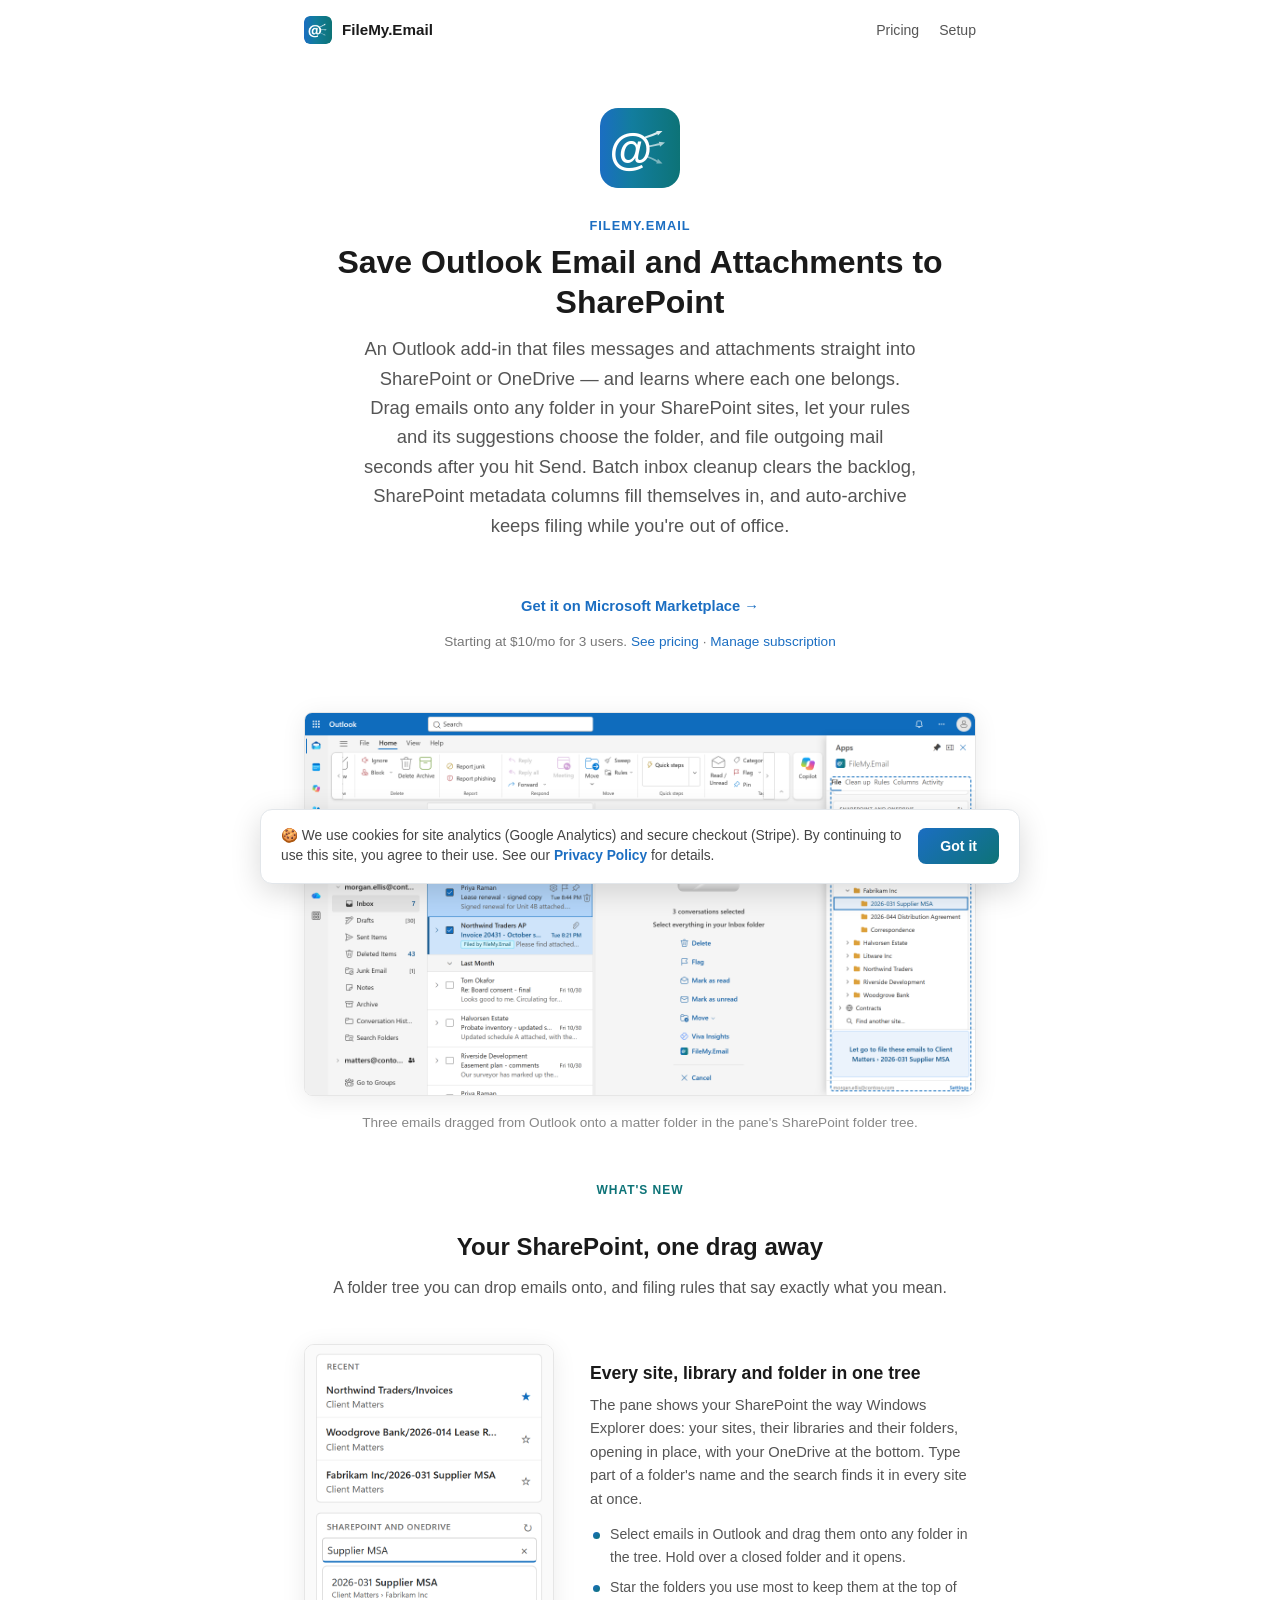
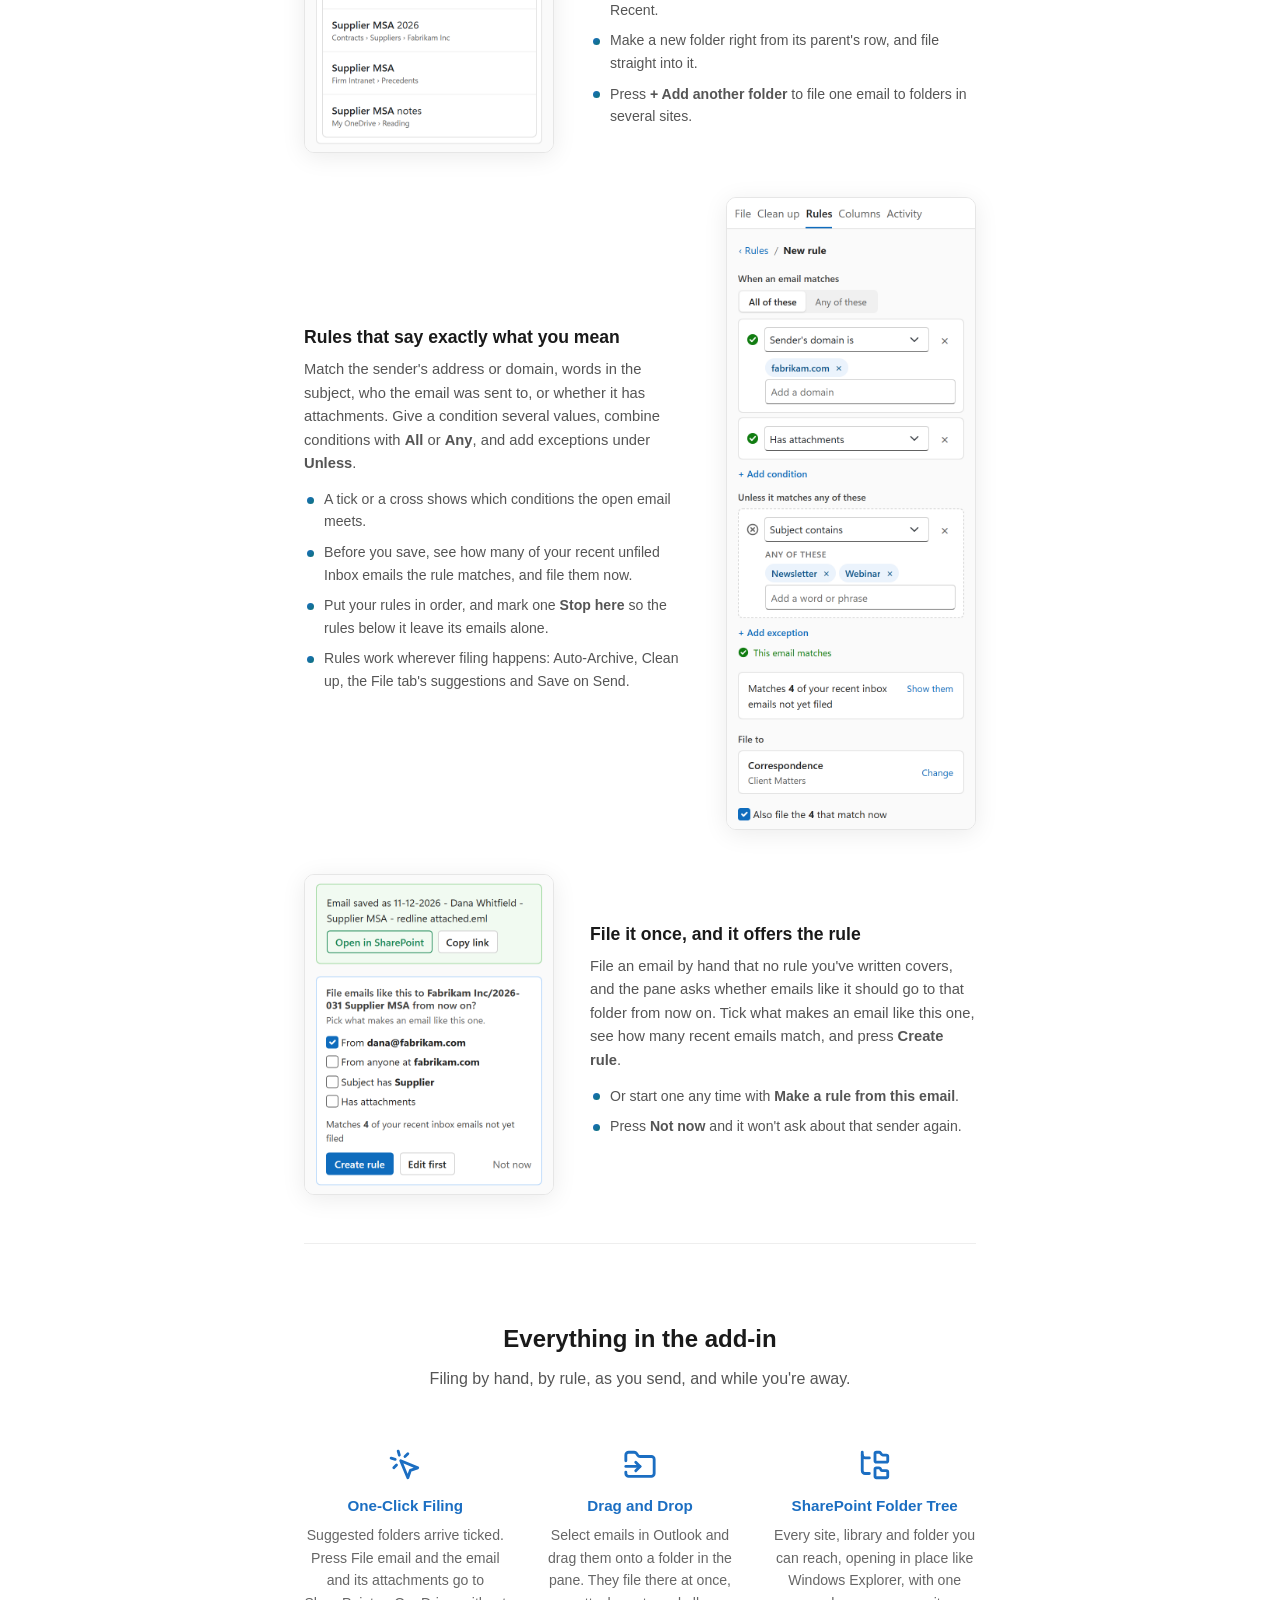
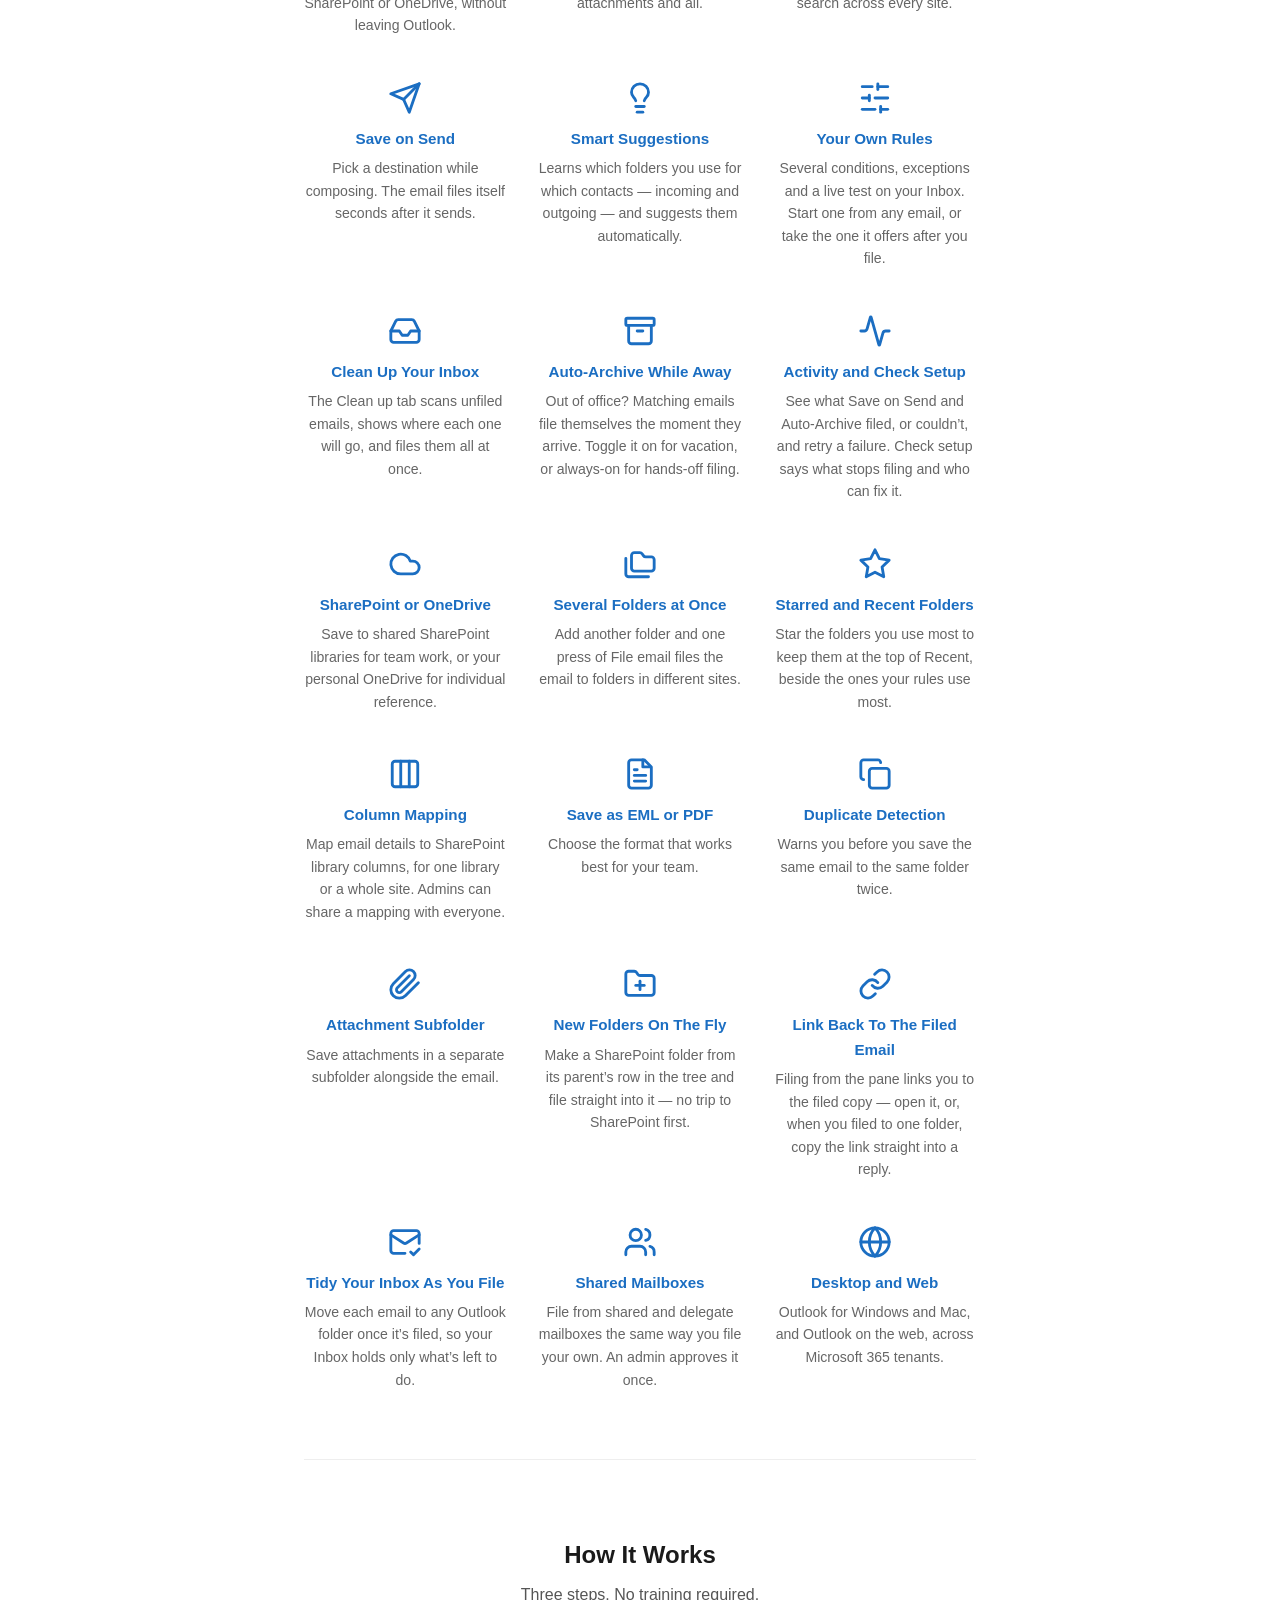
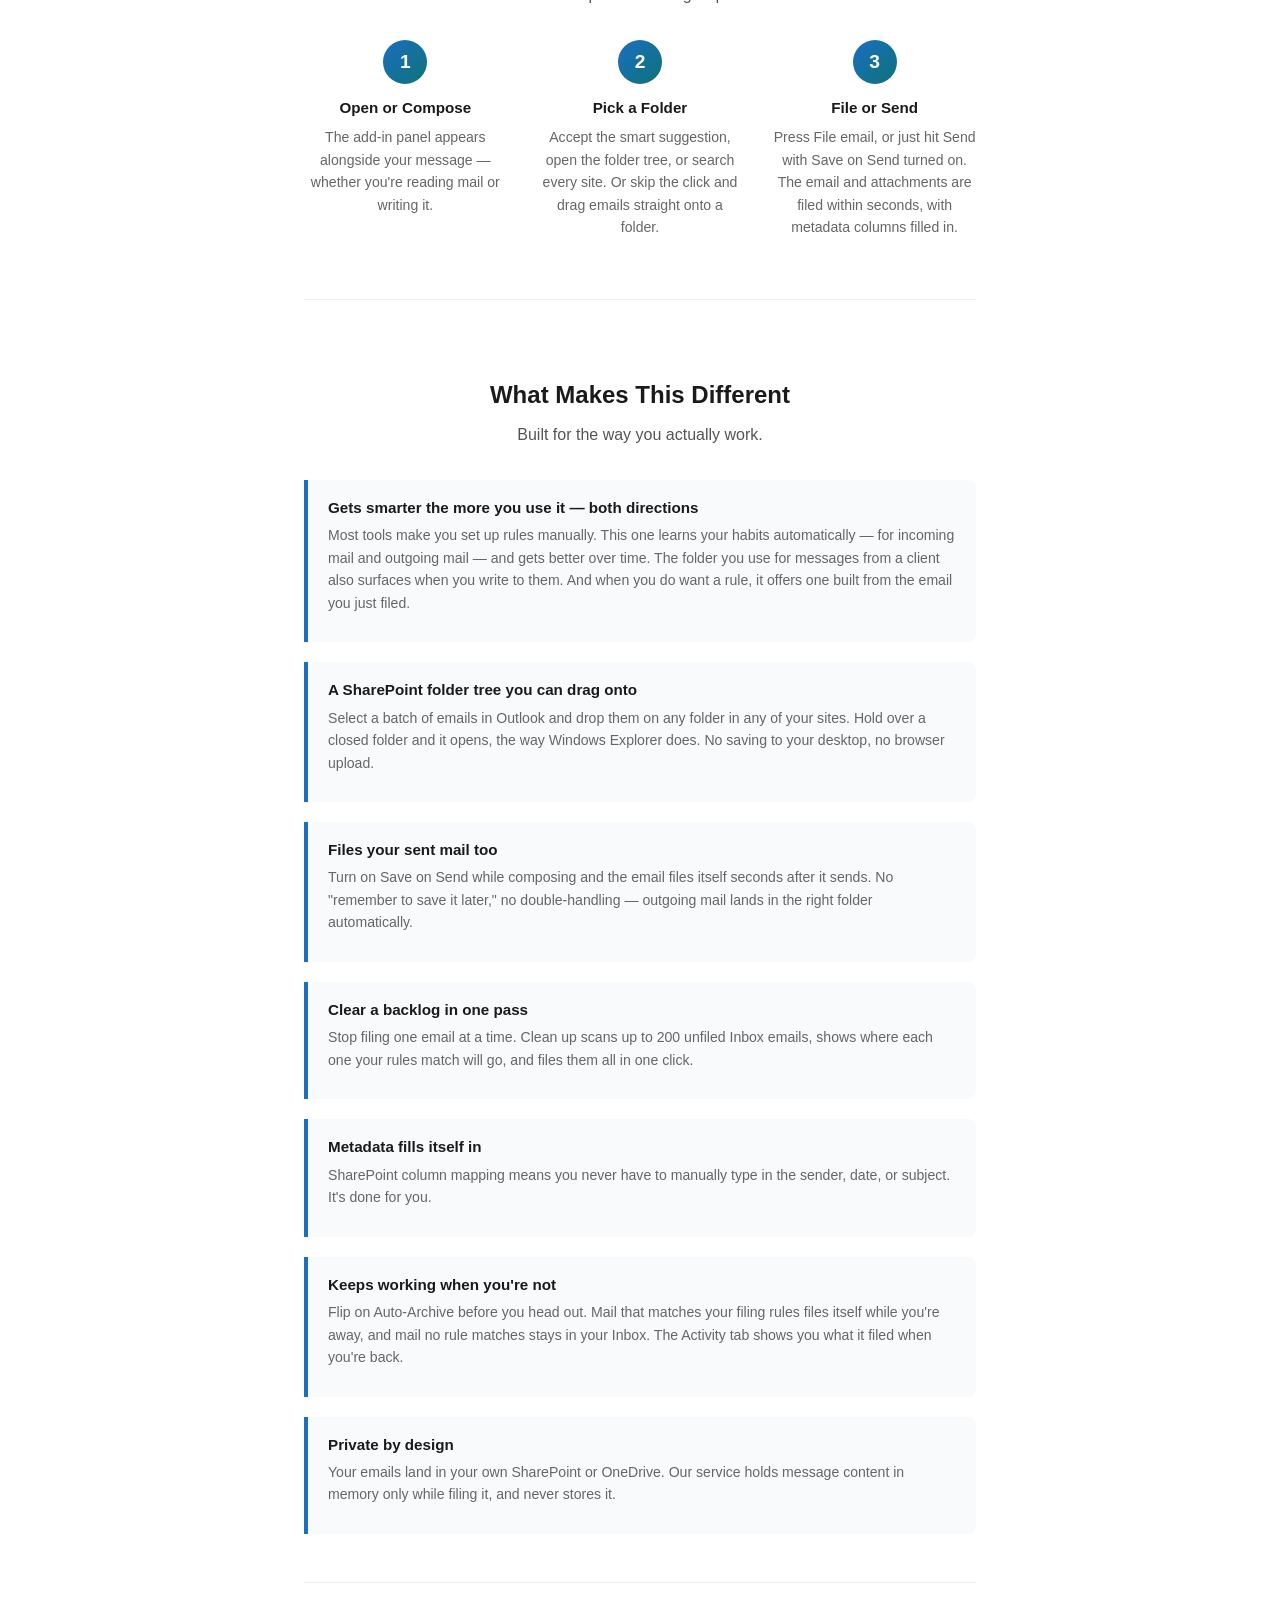
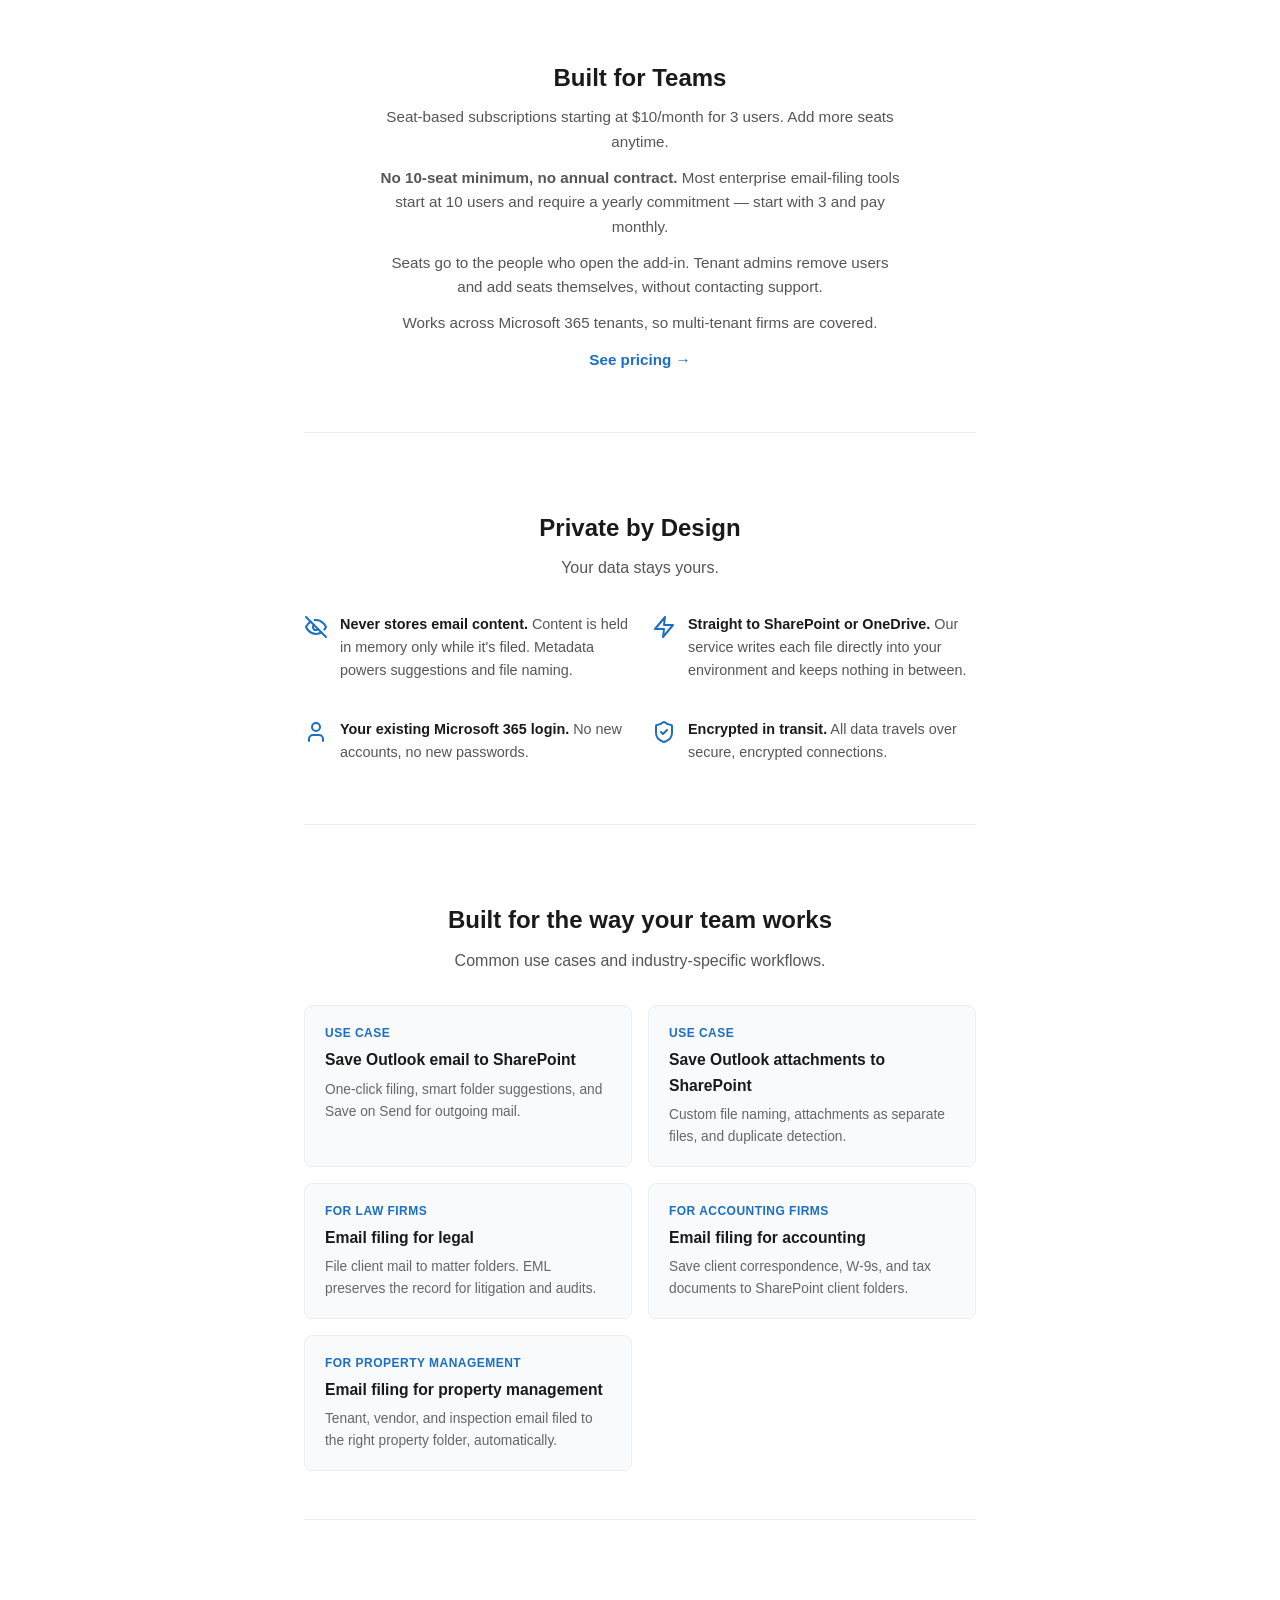
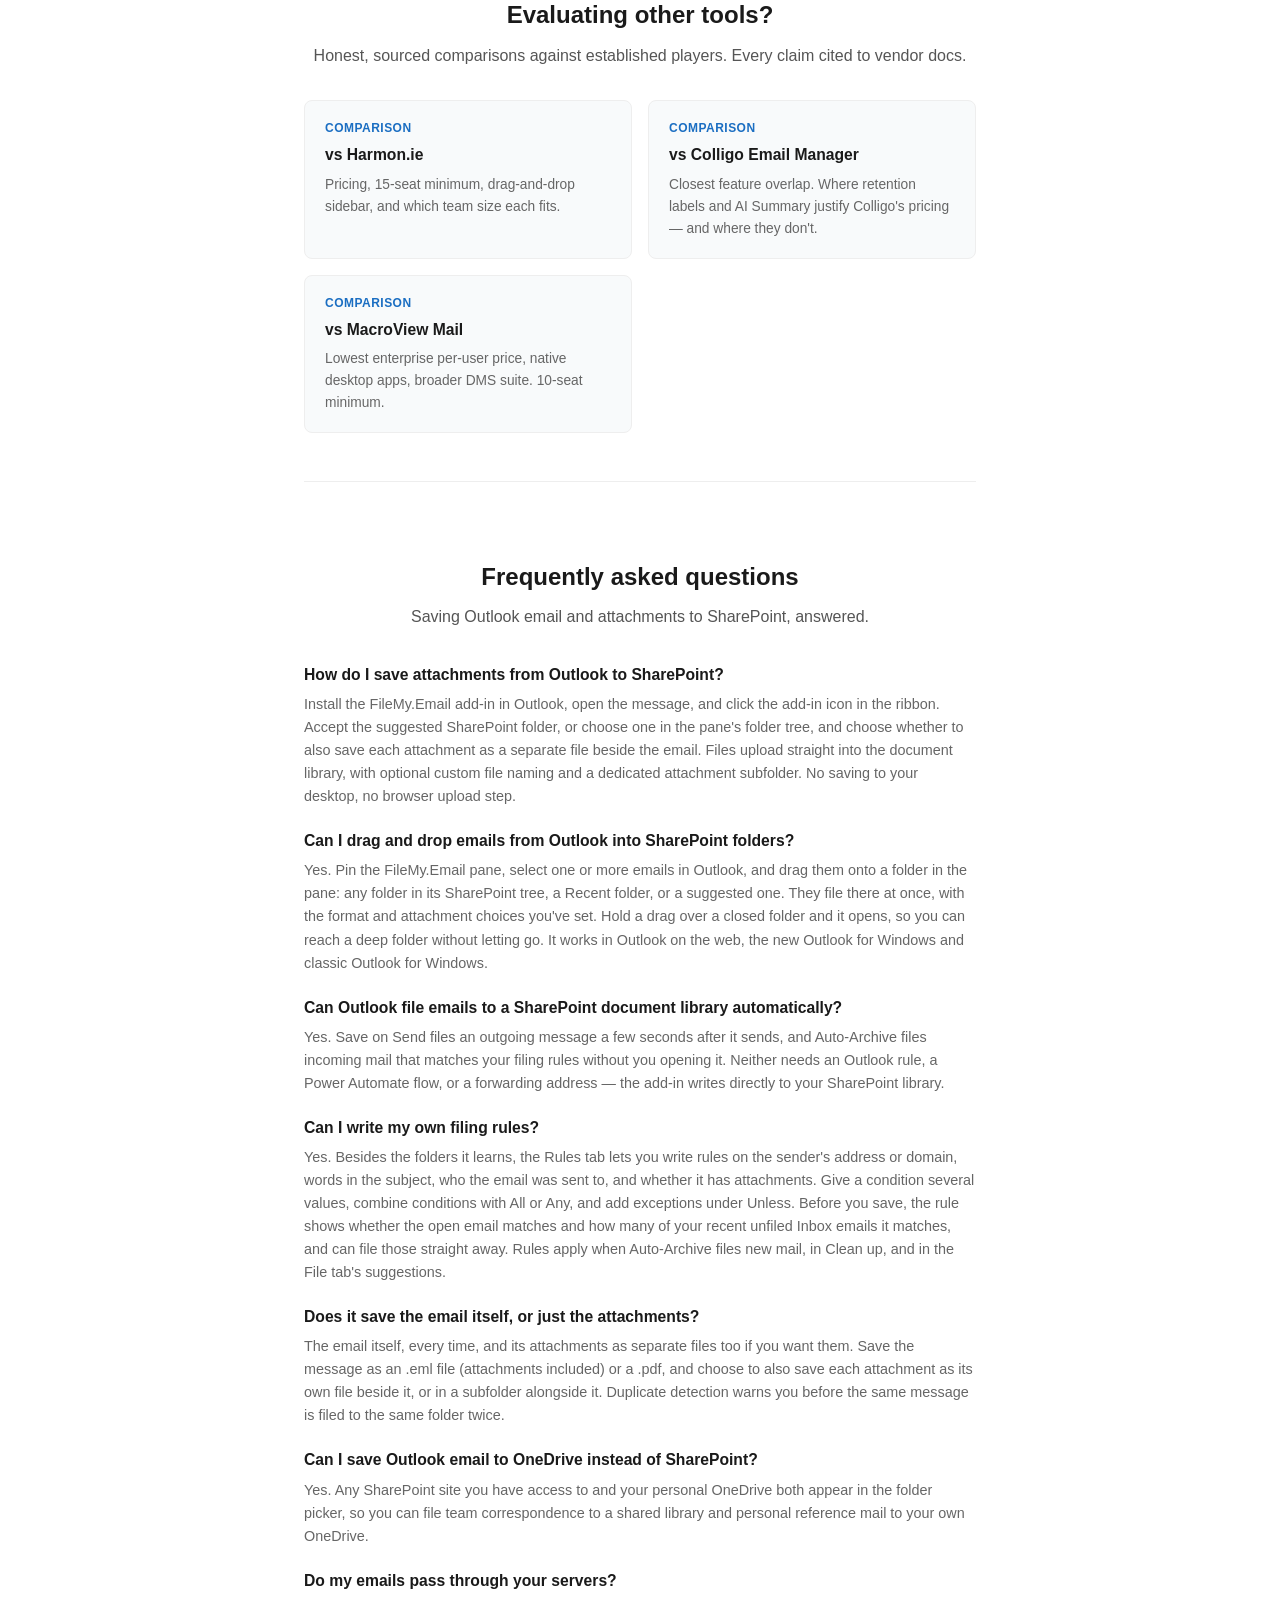
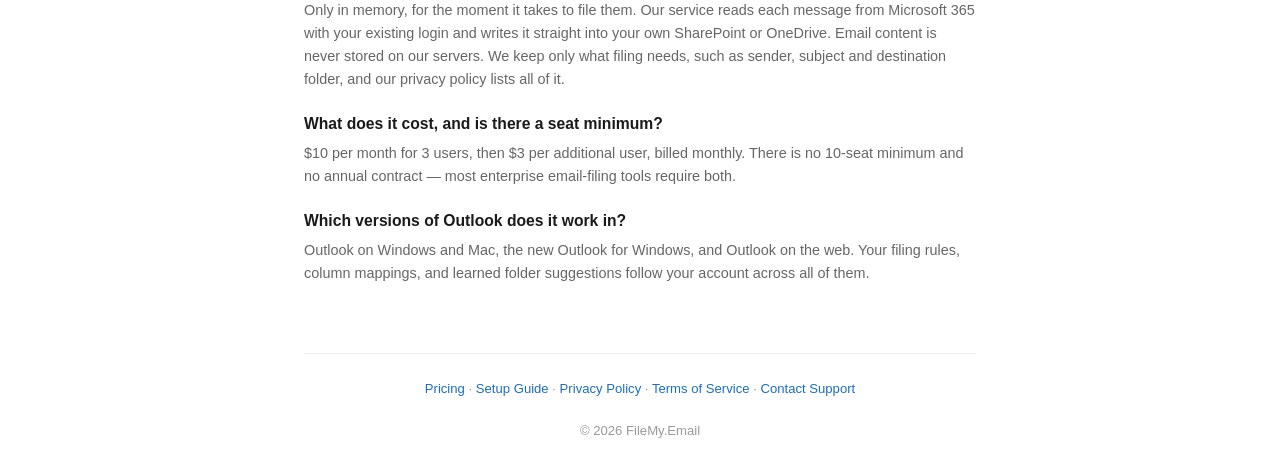
<file: index.html>
<!DOCTYPE html>
<html lang="en">
<head>
    <!-- Google Tag Manager -->
    <script>(function(w,d,s,l,i){w[l]=w[l]||[];w[l].push({'gtm.start':
    new Date().getTime(),event:'gtm.js'});var f=d.getElementsByTagName(s)[0],
    j=d.createElement(s),dl=l!='dataLayer'?'&l='+l:'';j.async=true;j.src=
    'https://www.googletagmanager.com/gtm.js?id='+i+dl;f.parentNode.insertBefore(j,f);
    })(window,document,'script','dataLayer','GTM-WMH8P2QB');</script>
    <!-- End Google Tag Manager -->
    <!-- Google tag (gtag.js) -->
    <script async src="https://www.googletagmanager.com/gtag/js?id=G-8QC98XTWTR"></script>
    <script>
      window.dataLayer = window.dataLayer || [];
      function gtag(){dataLayer.push(arguments);}
      gtag('js', new Date());

      gtag('config', 'G-8QC98XTWTR');
    </script>
    <meta charset="UTF-8">
    <meta name="viewport" content="width=device-width, initial-scale=1.0">
    <title>Save Outlook Email &amp; Attachments to SharePoint | FileMy.Email</title>
    <meta name="description" content="Save Outlook email and attachments to SharePoint or OneDrive. Drag emails onto any SharePoint folder, or let rules and smart suggestions file them. From $10/mo.">
    <link rel="canonical" href="https://filemy.email/">
    <link rel="icon" type="image/png" href="/assets/favicon.png">
    <!-- Open Graph -->
    <meta property="og:type" content="website">
    <meta property="og:site_name" content="FileMy.Email">
    <meta property="og:url" content="https://filemy.email/">
    <meta property="og:title" content="Save Outlook Email &amp; Attachments to SharePoint | FileMy.Email">
    <meta property="og:description" content="Save Outlook email and attachments to SharePoint or OneDrive. Drag emails onto any SharePoint folder, or let rules and smart suggestions file them. From $10/mo.">
    <meta property="og:image" content="https://filemy.email/assets/screenshots/screenshot-drag-to-folder.png">
    <meta property="og:image:width" content="2880">
    <meta property="og:image:height" content="1640">
    <meta property="og:image:alt" content="Three emails selected in Outlook being dragged onto a folder in the FileMy.Email pane's SharePoint folder tree.">
    <!-- Twitter Card -->
    <meta name="twitter:card" content="summary_large_image">
    <meta name="twitter:title" content="Save Outlook Email &amp; Attachments to SharePoint | FileMy.Email">
    <meta name="twitter:description" content="Save Outlook email and attachments to SharePoint or OneDrive. Drag emails onto any SharePoint folder, or let rules and smart suggestions file them. From $10/mo.">
    <meta name="twitter:image" content="https://filemy.email/assets/screenshots/screenshot-drag-to-folder.png">
    <link rel="stylesheet" href="/assets/styles.css">
    <!-- Structured Data -->
    <script type="application/ld+json">
    {
        "@context": "https://schema.org",
        "@type": "Organization",
        "name": "FileMy.Email",
        "alternateName": ["FileMy", "File My Email", "FileMyEmail"],
        "legalName": "Practical Software Solutions LLC",
        "url": "https://filemy.email",
        "sameAs": ["https://marketplace.microsoft.com/en-us/product/WA200011735"],
        "logo": "https://filemy.email/assets/logo.svg",
        "description": "Save emails and attachments from Outlook to SharePoint or OneDrive by dragging them onto a SharePoint folder tree, with filing rules, smart folder suggestions, Save on Send, batch inbox cleanup, and automatic metadata.",
        "contactPoint": {
            "@type": "ContactPoint",
            "contactType": "customer support",
            "email": "support@filemy.email"
        }
    }
    </script>
    <script type="application/ld+json">
    {
        "@context": "https://schema.org",
        "@type": "SoftwareApplication",
        "name": "FileMy.Email",
        "applicationCategory": "BusinessApplication",
        "applicationSubCategory": "Outlook Add-in",
        "operatingSystem": "Microsoft Outlook (Windows, Mac, Outlook on the web)",
        "url": "https://filemy.email",
        "installUrl": "https://marketplace.microsoft.com/en-us/product/WA200011735",
        "downloadUrl": "https://marketplace.microsoft.com/en-us/product/WA200011735",
        "softwareVersion": "1.7.0.0",
        "image": "https://filemy.email/assets/screenshots/screenshot-drag-to-folder.png",
        "screenshot": [
            "https://filemy.email/assets/screenshots/screenshot-drag-to-folder.png",
            "https://filemy.email/assets/screenshots/feature-search-every-site.png",
            "https://filemy.email/assets/screenshots/feature-rule-builder.png",
            "https://filemy.email/assets/screenshots/feature-rule-offer.png"
        ],
        "description": "Outlook add-in that saves emails and attachments to SharePoint or OneDrive: drag emails onto a SharePoint folder tree, or let filing rules, smart folder suggestions, Save on Send, batch inbox cleanup and Auto-Archive file them, with automatic metadata.",
        "featureList": [
            "Save Outlook email to SharePoint in one click",
            "Drag and drop emails from Outlook onto SharePoint folders",
            "Folder tree of every SharePoint site, library and folder, with search across every site",
            "Save Outlook attachments to SharePoint or OneDrive",
            "Save on Send for outgoing mail",
            "Smart folder suggestions that learn from past saves",
            "Filing rules with several conditions, exceptions and a live test",
            "Rules offered from the email you just filed",
            "Batch inbox cleanup",
            "Automatic SharePoint metadata column mapping",
            "Save as EML or PDF",
            "Duplicate detection",
            "Auto-archive while out of office",
            "Activity log of background filing, with retry",
            "Filing from shared and delegate mailboxes"
        ],
        "publisher": {
            "@type": "Organization",
            "name": "Practical Software Solutions LLC"
        },
        "offers": {
            "@type": "Offer",
            "url": "https://filemy.email/pricing",
            "price": "10.00",
            "priceCurrency": "USD",
            "priceValidUntil": "2027-12-31",
            "availability": "https://schema.org/InStock"
        }
    }
    </script>
    <script type="application/ld+json">
    {
        "@context": "https://schema.org",
        "@type": "FAQPage",
        "mainEntity": [
            {
                "@type": "Question",
                "name": "How do I save attachments from Outlook to SharePoint?",
                "acceptedAnswer": {
                    "@type": "Answer",
                    "text": "Install the FileMy.Email add-in in Outlook, open the message, and click the add-in icon in the ribbon. Accept the suggested SharePoint folder, or choose one in the pane's folder tree, and choose whether to also save each attachment as a separate file beside the email. Files upload straight into the document library, with optional custom file naming and a dedicated attachment subfolder. No saving to your desktop, no browser upload step."
                }
            },
            {
                "@type": "Question",
                "name": "Can I drag and drop emails from Outlook into SharePoint folders?",
                "acceptedAnswer": {
                    "@type": "Answer",
                    "text": "Yes. Pin the FileMy.Email pane, select one or more emails in Outlook, and drag them onto a folder in the pane: any folder in its SharePoint tree, a Recent folder, or a suggested one. They file there at once, with the format and attachment choices you've set. Hold a drag over a closed folder and it opens, so you can reach a deep folder without letting go. It works in Outlook on the web, the new Outlook for Windows and classic Outlook for Windows."
                }
            },
            {
                "@type": "Question",
                "name": "Can Outlook file emails to a SharePoint document library automatically?",
                "acceptedAnswer": {
                    "@type": "Answer",
                    "text": "Yes. Save on Send files an outgoing message a few seconds after it sends, and Auto-Archive files incoming mail that matches your filing rules without you opening it. Neither needs an Outlook rule, a Power Automate flow, or a forwarding address — the add-in writes directly to your SharePoint library."
                }
            },
            {
                "@type": "Question",
                "name": "Can I write my own filing rules?",
                "acceptedAnswer": {
                    "@type": "Answer",
                    "text": "Yes. Besides the folders it learns, the Rules tab lets you write rules on the sender's address or domain, words in the subject, who the email was sent to, and whether it has attachments. Give a condition several values, combine conditions with All or Any, and add exceptions under Unless. Before you save, the rule shows whether the open email matches and how many of your recent unfiled Inbox emails it matches, and can file those straight away. Rules apply when Auto-Archive files new mail, in Clean up, and in the File tab's suggestions."
                }
            },
            {
                "@type": "Question",
                "name": "Does it save the email itself, or just the attachments?",
                "acceptedAnswer": {
                    "@type": "Answer",
                    "text": "The email itself, every time, and its attachments as separate files too if you want them. Save the message as an .eml file (attachments included) or a .pdf, and choose to also save each attachment as its own file beside it, or in a subfolder alongside it. Duplicate detection warns you before the same message is filed to the same folder twice."
                }
            },
            {
                "@type": "Question",
                "name": "Can I save Outlook email to OneDrive instead of SharePoint?",
                "acceptedAnswer": {
                    "@type": "Answer",
                    "text": "Yes. Any SharePoint site you have access to and your personal OneDrive both appear in the folder picker, so you can file team correspondence to a shared library and personal reference mail to your own OneDrive."
                }
            },
            {
                "@type": "Question",
                "name": "Do my emails pass through your servers?",
                "acceptedAnswer": {
                    "@type": "Answer",
                    "text": "Only in memory, for the moment it takes to file them. Our service reads each message from Microsoft 365 with your existing login and writes it straight into your own SharePoint or OneDrive. Email content is never stored on our servers. We keep only what filing needs, such as sender, subject and destination folder, and our privacy policy lists all of it."
                }
            },
            {
                "@type": "Question",
                "name": "What does it cost, and is there a seat minimum?",
                "acceptedAnswer": {
                    "@type": "Answer",
                    "text": "$10 per month for 3 users, then $3 per additional user, billed monthly. There is no 10-seat minimum and no annual contract — most enterprise email-filing tools require both."
                }
            },
            {
                "@type": "Question",
                "name": "Which versions of Outlook does it work in?",
                "acceptedAnswer": {
                    "@type": "Answer",
                    "text": "Outlook on Windows and Mac, the new Outlook for Windows, and Outlook on the web. Your filing rules, column mappings, and learned folder suggestions follow your account across all of them."
                }
            }
        ]
    }
    </script>
    <script type="application/ld+json">
    {
        "@context": "https://schema.org",
        "@type": "BreadcrumbList",
        "itemListElement": [
            {
                "@type": "ListItem",
                "position": 1,
                "name": "Home",
                "item": "https://filemy.email/"
            }
        ]
    }
    </script>
    <style>
        body { line-height: 1.6; }
        .container { padding: 0 24px; }

        /* Header */
        header { padding: 48px 0 0; text-align: center; }
        .logo { width: 80px; height: 80px; border-radius: 18px; margin-bottom: 20px; }
        h1 { font-size: 2rem; font-weight: 700; color: #1a1a1a; line-height: 1.25; max-width: 620px; margin: 0 auto 12px; }
        .tagline { font-size: 1.15rem; color: #555; max-width: 560px; margin: 0 auto; }

        /* CTA */
        .cta { text-align: center; padding: 40px 0; }
        .cta-button {
            display: inline-block;
            background: linear-gradient(135deg, #1b6ec2, #0d7377);
            color: #fff;
            text-decoration: none;
            font-size: 1.05rem;
            font-weight: 600;
            padding: 14px 32px;
            border-radius: 8px;
            transition: opacity 0.2s;
        }
        .cta-button:hover { opacity: 0.9; }
        .cta-subtext { font-size: 0.85rem; color: #777; margin-top: 12px; }
        .cta-subtext a { color: #1b6ec2; text-decoration: none; }
        .cta-subtext a:hover { text-decoration: underline; }

        /* Features */
        .features { display: grid; grid-template-columns: 1fr 1fr 1fr; gap: 32px; padding: 24px 0 56px; }
        .feature { text-align: center; }
        .feature-icon { color: #1b6ec2; margin-bottom: 12px; line-height: 0; }
        .feature-icon svg { width: 34px; height: 34px; }
        .feature h3 { font-size: 0.95rem; font-weight: 600; margin-bottom: 6px; color: #1b6ec2; }
        .feature p { font-size: 0.88rem; color: #666; }

        /* Section headings */
        .section-heading { text-align: center; font-size: 1.5rem; font-weight: 700; color: #1a1a1a; margin-bottom: 8px; }
        .section-subheading { text-align: center; font-size: 1rem; color: #555; margin-bottom: 32px; }

        /* How It Works */
        .how-it-works { padding: 48px 0; border-top: 1px solid #eee; }
        .steps { display: grid; grid-template-columns: 1fr 1fr 1fr; gap: 32px; margin-top: 8px; }
        .step { text-align: center; }
        .step-number {
            display: inline-flex; align-items: center; justify-content: center;
            width: 44px; height: 44px; border-radius: 50%;
            background: linear-gradient(135deg, #1b6ec2, #0d7377);
            color: #fff; font-size: 1.2rem; font-weight: 700; margin-bottom: 12px;
        }
        .step h3 { font-size: 0.95rem; font-weight: 600; margin-bottom: 6px; color: #1a1a1a; }
        .step p { font-size: 0.88rem; color: #666; }

        /* Differentiators */
        .differentiators { padding: 48px 0; border-top: 1px solid #eee; }
        .differentiator-list { display: flex; flex-direction: column; gap: 20px; margin-top: 8px; }
        .differentiator { border-left: 4px solid #1b6ec2; padding: 16px 20px; background: #f8fafb; border-radius: 0 8px 8px 0; }
        .differentiator h3 { font-size: 0.95rem; font-weight: 600; color: #1a1a1a; margin-bottom: 4px; }
        .differentiator p { font-size: 0.88rem; color: #666; }

        /* Built for Teams */
        .built-for-teams { padding: 48px 0; border-top: 1px solid #eee; text-align: center; }
        .built-for-teams p { font-size: 0.95rem; color: #555; max-width: 520px; margin: 0 auto 12px; }
        .built-for-teams a { color: #1b6ec2; text-decoration: none; font-weight: 600; }
        .built-for-teams a:hover { text-decoration: underline; }

        /* Private by Design */
        .private-section { padding: 48px 0; border-top: 1px solid #eee; }
        .private-grid { display: grid; grid-template-columns: 1fr 1fr; gap: 24px; margin-top: 8px; }
        .private-item { display: flex; align-items: flex-start; gap: 12px; }
        .private-icon { color: #1b6ec2; flex-shrink: 0; margin-top: 2px; line-height: 0; }
        .private-icon svg { width: 24px; height: 24px; }
        .private-item p { font-size: 0.9rem; color: #555; }
        .private-item strong { color: #1a1a1a; }

        /* Footer override */
        footer { padding: 24px 0; margin-top: 0; }

        /* Learn More */
        .learn-more { padding: 48px 0; border-top: 1px solid #eee; }
        .learn-more-grid { display: grid; grid-template-columns: 1fr 1fr; gap: 16px; margin-top: 16px; }
        .learn-more-card { display: block; padding: 18px 20px; background: #f8fafb; border-radius: 8px; border: 1px solid #eee; text-decoration: none; transition: border-color 0.15s, transform 0.15s; }
        .learn-more-card:hover { border-color: #1b6ec2; text-decoration: none; transform: translateY(-1px); }
        .learn-more-card .lm-label { font-size: 0.75rem; font-weight: 600; color: #1b6ec2; letter-spacing: 0.04em; text-transform: uppercase; }
        .learn-more-card .lm-title { font-size: 0.98rem; font-weight: 600; color: #1a1a1a; margin: 4px 0 6px; }
        .learn-more-card .lm-desc { font-size: 0.86rem; color: #666; }

        /* Brand eyebrow above the H1 */
        .brand-eyebrow { font-size: 0.8rem; font-weight: 700; letter-spacing: 0.08em; text-transform: uppercase; color: #1b6ec2; margin-bottom: 6px; }

        /* Secondary store CTA */
        .cta-store { margin-top: 14px; }
        .cta-store a { font-size: 0.92rem; font-weight: 600; color: #1b6ec2; text-decoration: none; }
        .cta-store a:hover { text-decoration: underline; }

        /* Product screenshot */
        .screenshot-slot { margin: 8px auto 40px; text-align: center; }
        .screenshot-slot img { max-width: 100%; height: auto; border: 1px solid #e6e6e6; border-radius: 8px; box-shadow: 0 4px 24px rgba(0,0,0,0.08); }
        .screenshot-caption { font-size: 0.85rem; color: #888; margin-top: 8px; }

        /* What's new: a pane shot beside each feature, alternating sides */
        .whats-new { padding: 8px 0 48px; }
        .new-eyebrow { text-align: center; font-size: 0.75rem; font-weight: 700; letter-spacing: 0.08em; text-transform: uppercase; color: #0d7377; margin-bottom: 6px; }
        .new-row { display: grid; grid-template-columns: 250px 1fr; gap: 36px; align-items: center; margin-top: 44px; }
        .new-row.flip { grid-template-columns: 1fr 250px; }
        .new-row.flip .new-shot { order: 2; }
        .new-shot { margin: 0; }
        .new-shot img { display: block; width: 100%; height: auto; border: 1px solid #e6e6e6; border-radius: 10px; box-shadow: 0 4px 24px rgba(0,0,0,0.08); }
        .new-copy h3 { font-size: 1.1rem; font-weight: 700; color: #1a1a1a; line-height: 1.35; margin-bottom: 8px; }
        .new-copy p { font-size: 0.92rem; color: #555; }
        .new-copy ul { list-style: none; padding-left: 0; margin: 0; }
        .new-copy li { position: relative; padding-left: 20px; font-size: 0.88rem; color: #555; margin-bottom: 8px; }
        .new-copy li::before { content: ""; position: absolute; left: 3px; top: 0.62em; width: 7px; height: 7px; border-radius: 50%; background: linear-gradient(135deg, #1b6ec2, #0d7377); }

        /* Everything else */
        .all-features { padding-top: 48px; border-top: 1px solid #eee; }

        /* FAQ */
        .faq-section { padding: 48px 0; border-top: 1px solid #eee; }
        .faq-item { margin-bottom: 20px; }
        .faq-item h3 { font-size: 0.98rem; font-weight: 600; color: #1a1a1a; margin-bottom: 6px; }
        .faq-item p { font-size: 0.9rem; color: #666; }

        /* Responsive */
        @media (max-width: 600px) {
            .features { grid-template-columns: 1fr; gap: 24px; }
            .steps { grid-template-columns: 1fr; gap: 24px; }
            .private-grid { grid-template-columns: 1fr; }
            .learn-more-grid { grid-template-columns: 1fr; }
            .new-row, .new-row.flip { grid-template-columns: 1fr; gap: 18px; margin-top: 36px; }
            .new-row.flip .new-shot { order: 0; }
            .new-shot { max-width: 280px; margin: 0 auto; }
            h1 { font-size: 1.6rem; }
            .tagline { font-size: 1rem; }
            .section-heading { font-size: 1.3rem; }
        }
    </style>
</head>
<body>
    <!-- Google Tag Manager (noscript) -->
    <noscript><iframe src="https://www.googletagmanager.com/ns.html?id=GTM-WMH8P2QB"
    height="0" width="0" style="display:none;visibility:hidden"></iframe></noscript>
    <!-- End Google Tag Manager (noscript) -->
    <div class="top-nav">
        <a href="/" class="brand">
            <img src="/assets/favicon.png" width="28" height="28" alt="FileMy.Email">
            FileMy.Email
        </a>
        <nav>
            <a href="/pricing">Pricing</a>
            <a href="/setup">Setup</a>
        </nav>
    </div>

    <div class="container">
        <header>
            <!-- Inlined icon-full.svg -->
            <svg class="logo" xmlns="http://www.w3.org/2000/svg" viewBox="0 0 192 192" role="img" aria-label="FileMy.Email logo">
                <defs>
                    <linearGradient id="bg" x1="0" y1="0" x2="1" y2="0">
                        <stop offset="0%" stop-color="#1b6ec2"/>
                        <stop offset="40%" stop-color="#127d9e"/>
                        <stop offset="100%" stop-color="#0d7377"/>
                    </linearGradient>
                </defs>
                <rect width="192" height="192" rx="38" fill="url(#bg)"/>
                <text x="74" y="136" font-family="'Segoe UI', Arial, Helvetica, sans-serif" font-weight="bold" font-size="105" fill="white" text-anchor="middle">@</text>
                <g opacity="0.85">
                    <path d="M 110 70 C 122 67 131 63 137 60" fill="none" stroke="white" stroke-width="5" stroke-linecap="round"/>
                    <path d="M 135 55 L 150 55 L 139 66 Z" fill="white"/>
                </g>
                <g opacity="0.65">
                    <path d="M 117 92 C 128 90 136 88 142 87" fill="none" stroke="white" stroke-width="4.5" stroke-linecap="round"/>
                    <path d="M 141 81 L 156 83 L 144 93 Z" fill="white"/>
                </g>
                <g opacity="0.45">
                    <path d="M 110 116 C 122 120 131 124 137 128" fill="none" stroke="white" stroke-width="4" stroke-linecap="round"/>
                    <path d="M 139 122 L 150 133 L 135 133 Z" fill="white"/>
                </g>
            </svg>

            <p class="brand-eyebrow">FileMy.Email</p>
            <h1>Save Outlook Email and Attachments to SharePoint</h1>
            <p class="tagline">An Outlook add-in that files messages and attachments straight into SharePoint or OneDrive — and learns where each one belongs. Drag emails onto any folder in your SharePoint sites, let your rules and its suggestions choose the folder, and file outgoing mail seconds after you hit Send. Batch inbox cleanup clears the backlog, SharePoint metadata columns fill themselves in, and auto-archive keeps filing while you're out of office.</p>
        </header>

        <div class="cta">
            <script async src="https://js.stripe.com/v3/buy-button.js"></script>
            <stripe-buy-button
                buy-button-id="buy_btn_1TJgSVRuSKZAORtNCc5XjvFF"
                publishable-key="pk_live_51TJeBURuSKZAORtNDq1LHzVpoXTW8vintdAn0pGvA5uo488Pqo7yJBjYeLDwfUP9SOKTmkicPPeudSqEQhWIHvnu00nvsv8X0u"
            ></stripe-buy-button>
            <p class="cta-store"><a href="https://marketplace.microsoft.com/en-us/product/WA200011735" target="_blank" rel="noopener">Get it on Microsoft Marketplace &rarr;</a></p>
            <p class="cta-subtext">Starting at $10/mo for 3 users. <a href="/pricing">See pricing</a> &middot; <a href="https://billing.stripe.com/p/login/28E6oJ78vcW0bY29dQak000">Manage subscription</a></p>
        </div>

        <div class="screenshot-slot">
            <img src="/assets/screenshots/screenshot-drag-to-folder.png" width="2880" height="1640" alt="Outlook on the web with three emails selected and dragged onto the 2026-031 Supplier MSA folder in the FileMy.Email pane's SharePoint folder tree, which reads: Let go to file these emails to Client Matters › 2026-031 Supplier MSA." loading="lazy" decoding="async" onerror="this.parentNode.style.display='none'">
            <p class="screenshot-caption">Three emails dragged from Outlook onto a matter folder in the pane's SharePoint folder tree.</p>
        </div>

        <section class="whats-new" aria-labelledby="whats-new-heading">
            <p class="new-eyebrow">What's new</p>
            <h2 class="section-heading" id="whats-new-heading">Your SharePoint, one drag away</h2>
            <p class="section-subheading">A folder tree you can drop emails onto, and filing rules that say exactly what you mean.</p>

            <div class="new-row">
                <figure class="new-shot">
                    <img src="/assets/screenshots/feature-search-every-site.png" width="638" height="1046" alt="The pane's Recent folders, one of them starred, above a search for Supplier MSA that finds folders in the Client Matters, Contracts and Firm Intranet sites and in My OneDrive." loading="lazy" decoding="async">
                </figure>
                <div class="new-copy">
                    <h3>Every site, library and folder in one tree</h3>
                    <p>The pane shows your SharePoint the way Windows Explorer does: your sites, their libraries and their folders, opening in place, with your OneDrive at the bottom. Type part of a folder's name and the search finds it in every site at once.</p>
                    <ul>
                        <li>Select emails in Outlook and drag them onto any folder in the tree. Hold over a closed folder and it opens.</li>
                        <li>Star the folders you use most to keep them at the top of Recent.</li>
                        <li>Make a new folder right from its parent's row, and file straight into it.</li>
                        <li>Press <strong>+ Add another folder</strong> to file one email to folders in several sites.</li>
                    </ul>
                </div>
            </div>

            <div class="new-row flip">
                <figure class="new-shot">
                    <img src="/assets/screenshots/feature-rule-builder.png" width="638" height="1622" alt="The Rules tab's New rule: Sender's domain is fabrikam.com and Has attachments, under All of these, unless the subject contains Newsletter or Webinar. Each condition has a tick or a cross for the open email, which matches, and the rule matches 4 recent inbox emails not yet filed, with Also file the 4 that match now ticked." loading="lazy" decoding="async">
                </figure>
                <div class="new-copy">
                    <h3>Rules that say exactly what you mean</h3>
                    <p>Match the sender's address or domain, words in the subject, who the email was sent to, or whether it has attachments. Give a condition several values, combine conditions with <strong>All</strong> or <strong>Any</strong>, and add exceptions under <strong>Unless</strong>.</p>
                    <ul>
                        <li>A tick or a cross shows which conditions the open email meets.</li>
                        <li>Before you save, see how many of your recent unfiled Inbox emails the rule matches, and file them now.</li>
                        <li>Put your rules in order, and mark one <strong>Stop here</strong> so the rules below it leave its emails alone.</li>
                        <li>Rules work wherever filing happens: Auto-Archive, Clean up, the File tab's suggestions and Save on Send.</li>
                    </ul>
                </div>
            </div>

            <div class="new-row">
                <figure class="new-shot">
                    <img src="/assets/screenshots/feature-rule-offer.png" width="638" height="822" alt="After an email is filed, the pane asks: File emails like this to Fabrikam Inc/2026-031 Supplier MSA from now on? From dana@fabrikam.com is ticked, and the rule matches 4 recent inbox emails not yet filed, with Create rule, Edit first and Not now." loading="lazy" decoding="async">
                </figure>
                <div class="new-copy">
                    <h3>File it once, and it offers the rule</h3>
                    <p>File an email by hand that no rule you've written covers, and the pane asks whether emails like it should go to that folder from now on. Tick what makes an email like this one, see how many recent emails match, and press <strong>Create rule</strong>.</p>
                    <ul>
                        <li>Or start one any time with <strong>Make a rule from this email</strong>.</li>
                        <li>Press <strong>Not now</strong> and it won't ask about that sender again.</li>
                    </ul>
                </div>
            </div>
        </section>

        <section class="all-features" aria-labelledby="all-features-heading">
            <h2 class="section-heading" id="all-features-heading">Everything in the add-in</h2>
            <p class="section-subheading">Filing by hand, by rule, as you send, and while you're away.</p>
        </section>

        <section class="features">
            <div class="feature">
                <div class="feature-icon"><svg xmlns="http://www.w3.org/2000/svg" viewBox="0 0 24 24" fill="none" stroke="currentColor" stroke-width="2" stroke-linecap="round" stroke-linejoin="round" aria-hidden="true"><path d="m9 9 5 12 1.8-5.2L21 14Z"/><path d="M7.2 2.2 8 5.1"/><path d="m5.1 8-2.9-.8"/><path d="M14 4.1 12 6"/><path d="m6 12-1.9 2"/></svg></div>
                <h3>One-Click Filing</h3>
                <p>Suggested folders arrive ticked. Press File email and the email and its attachments go to SharePoint or OneDrive, without leaving Outlook.</p>
            </div>
            <div class="feature">
                <div class="feature-icon"><svg xmlns="http://www.w3.org/2000/svg" viewBox="0 0 24 24" fill="none" stroke="currentColor" stroke-width="2" stroke-linecap="round" stroke-linejoin="round" aria-hidden="true"><path d="M2 9V5a2 2 0 0 1 2-2h3.9a2 2 0 0 1 1.69.9l.81 1.2a2 2 0 0 0 1.67.9H20a2 2 0 0 1 2 2v10a2 2 0 0 1-2 2H4a2 2 0 0 1-2-2v-1"/><path d="M2 13h10"/><path d="m9 16 3-3-3-3"/></svg></div>
                <h3>Drag and Drop</h3>
                <p>Select emails in Outlook and drag them onto a folder in the pane. They file there at once, attachments and all.</p>
            </div>
            <div class="feature">
                <div class="feature-icon"><svg xmlns="http://www.w3.org/2000/svg" viewBox="0 0 24 24" fill="none" stroke="currentColor" stroke-width="2" stroke-linecap="round" stroke-linejoin="round" aria-hidden="true"><path d="M20 10a1 1 0 0 0 1-1V6a1 1 0 0 0-1-1h-2.5a1 1 0 0 1-.8-.4l-.9-1.2A1 1 0 0 0 15 3h-2a1 1 0 0 0-1 1v5a1 1 0 0 0 1 1Z"/><path d="M20 21a1 1 0 0 0 1-1v-3a1 1 0 0 0-1-1h-2.9a1 1 0 0 1-.88-.55l-.42-.85a1 1 0 0 0-.92-.6H13a1 1 0 0 0-1 1v5a1 1 0 0 0 1 1Z"/><path d="M3 5a2 2 0 0 0 2 2h3"/><path d="M3 3v13a2 2 0 0 0 2 2h3"/></svg></div>
                <h3>SharePoint Folder Tree</h3>
                <p>Every site, library and folder you can reach, opening in place like Windows Explorer, with one search across every site.</p>
            </div>
            <div class="feature">
                <div class="feature-icon"><svg xmlns="http://www.w3.org/2000/svg" viewBox="0 0 24 24" fill="none" stroke="currentColor" stroke-width="2" stroke-linecap="round" stroke-linejoin="round" aria-hidden="true"><path d="M22 2 11 13"/><path d="m22 2-7 20-4-9-9-4Z"/></svg></div>
                <h3>Save on Send</h3>
                <p>Pick a destination while composing. The email files itself seconds after it sends.</p>
            </div>
            <div class="feature">
                <div class="feature-icon"><svg xmlns="http://www.w3.org/2000/svg" viewBox="0 0 24 24" fill="none" stroke="currentColor" stroke-width="2" stroke-linecap="round" stroke-linejoin="round" aria-hidden="true"><path d="M15 14c.2-1 .7-1.7 1.5-2.5 1-.9 1.5-2.2 1.5-3.5A6 6 0 0 0 6 8c0 1 .2 2.2 1.5 3.5.7.7 1.3 1.5 1.5 2.5"/><path d="M9 18h6"/><path d="M10 22h4"/></svg></div>
                <h3>Smart Suggestions</h3>
                <p>Learns which folders you use for which contacts &mdash; incoming and outgoing &mdash; and suggests them automatically.</p>
            </div>
            <div class="feature">
                <div class="feature-icon"><svg xmlns="http://www.w3.org/2000/svg" viewBox="0 0 24 24" fill="none" stroke="currentColor" stroke-width="2" stroke-linecap="round" stroke-linejoin="round" aria-hidden="true"><line x1="21" x2="14" y1="4" y2="4"/><line x1="10" x2="3" y1="4" y2="4"/><line x1="21" x2="12" y1="12" y2="12"/><line x1="8" x2="3" y1="12" y2="12"/><line x1="21" x2="16" y1="20" y2="20"/><line x1="12" x2="3" y1="20" y2="20"/><line x1="14" x2="14" y1="2" y2="6"/><line x1="8" x2="8" y1="10" y2="14"/><line x1="16" x2="16" y1="18" y2="22"/></svg></div>
                <h3>Your Own Rules</h3>
                <p>Several conditions, exceptions and a live test on your Inbox. Start one from any email, or take the one it offers after you file.</p>
            </div>
            <div class="feature">
                <div class="feature-icon"><svg xmlns="http://www.w3.org/2000/svg" viewBox="0 0 24 24" fill="none" stroke="currentColor" stroke-width="2" stroke-linecap="round" stroke-linejoin="round" aria-hidden="true"><polyline points="22 12 16 12 14 15 10 15 8 12 2 12"/><path d="M5.45 5.11 2 12v6a2 2 0 0 0 2 2h16a2 2 0 0 0 2-2v-6l-3.45-6.89A2 2 0 0 0 16.76 4H7.24a2 2 0 0 0-1.79 1.11z"/></svg></div>
                <h3>Clean Up Your Inbox</h3>
                <p>The Clean up tab scans unfiled emails, shows where each one will go, and files them all at once.</p>
            </div>
            <div class="feature">
                <div class="feature-icon"><svg xmlns="http://www.w3.org/2000/svg" viewBox="0 0 24 24" fill="none" stroke="currentColor" stroke-width="2" stroke-linecap="round" stroke-linejoin="round" aria-hidden="true"><rect width="20" height="5" x="2" y="3" rx="1"/><path d="M4 8v11a2 2 0 0 0 2 2h12a2 2 0 0 0 2-2V8"/><path d="M10 12h4"/></svg></div>
                <h3>Auto-Archive While Away</h3>
                <p>Out of office? Matching emails file themselves the moment they arrive. Toggle it on for vacation, or always-on for hands-off filing.</p>
            </div>
            <div class="feature">
                <div class="feature-icon"><svg xmlns="http://www.w3.org/2000/svg" viewBox="0 0 24 24" fill="none" stroke="currentColor" stroke-width="2" stroke-linecap="round" stroke-linejoin="round" aria-hidden="true"><path d="M22 12h-2.48a2 2 0 0 0-1.93 1.46l-2.35 8.36a.25.25 0 0 1-.48 0L9.24 2.18a.25.25 0 0 0-.48 0l-2.35 8.36A2 2 0 0 1 4.49 12H2"/></svg></div>
                <h3>Activity and Check Setup</h3>
                <p>See what Save on Send and Auto-Archive filed, or couldn&rsquo;t, and retry a failure. Check setup says what stops filing and who can fix it.</p>
            </div>
            <div class="feature">
                <div class="feature-icon"><svg xmlns="http://www.w3.org/2000/svg" viewBox="0 0 24 24" fill="none" stroke="currentColor" stroke-width="2" stroke-linecap="round" stroke-linejoin="round" aria-hidden="true"><path d="M17.5 19H9a7 7 0 1 1 6.71-9h1.79a4.5 4.5 0 1 1 0 9Z"/></svg></div>
                <h3>SharePoint or OneDrive</h3>
                <p>Save to shared SharePoint libraries for team work, or your personal OneDrive for individual reference.</p>
            </div>
            <div class="feature">
                <div class="feature-icon"><svg xmlns="http://www.w3.org/2000/svg" viewBox="0 0 24 24" fill="none" stroke="currentColor" stroke-width="2" stroke-linecap="round" stroke-linejoin="round" aria-hidden="true"><path d="M20 17a2 2 0 0 0 2-2V9a2 2 0 0 0-2-2h-3.9a2 2 0 0 1-1.69-.9l-.81-1.2a2 2 0 0 0-1.67-.9H8a2 2 0 0 0-2 2v9a2 2 0 0 0 2 2Z"/><path d="M2 8v11a2 2 0 0 0 2 2h14"/></svg></div>
                <h3>Several Folders at Once</h3>
                <p>Add another folder and one press of File email files the email to folders in different sites.</p>
            </div>
            <div class="feature">
                <div class="feature-icon"><svg xmlns="http://www.w3.org/2000/svg" viewBox="0 0 24 24" fill="none" stroke="currentColor" stroke-width="2" stroke-linecap="round" stroke-linejoin="round" aria-hidden="true"><polygon points="12 2 15.09 8.26 22 9.27 17 14.14 18.18 21.02 12 17.77 5.82 21.02 7 14.14 2 9.27 8.91 8.26 12 2"/></svg></div>
                <h3>Starred and Recent Folders</h3>
                <p>Star the folders you use most to keep them at the top of Recent, beside the ones your rules use most.</p>
            </div>
            <div class="feature">
                <div class="feature-icon"><svg xmlns="http://www.w3.org/2000/svg" viewBox="0 0 24 24" fill="none" stroke="currentColor" stroke-width="2" stroke-linecap="round" stroke-linejoin="round" aria-hidden="true"><rect width="18" height="18" x="3" y="3" rx="2"/><path d="M9 3v18"/><path d="M15 3v18"/></svg></div>
                <h3>Column Mapping</h3>
                <p>Map email details to SharePoint library columns, for one library or a whole site. Admins can share a mapping with everyone.</p>
            </div>
            <div class="feature">
                <div class="feature-icon"><svg xmlns="http://www.w3.org/2000/svg" viewBox="0 0 24 24" fill="none" stroke="currentColor" stroke-width="2" stroke-linecap="round" stroke-linejoin="round" aria-hidden="true"><path d="M15 2H6a2 2 0 0 0-2 2v16a2 2 0 0 0 2 2h12a2 2 0 0 0 2-2V7Z"/><path d="M14 2v5h5"/><path d="M16 13H8"/><path d="M16 17H8"/><path d="M10 9H8"/></svg></div>
                <h3>Save as EML or PDF</h3>
                <p>Choose the format that works best for your team.</p>
            </div>
            <div class="feature">
                <div class="feature-icon"><svg xmlns="http://www.w3.org/2000/svg" viewBox="0 0 24 24" fill="none" stroke="currentColor" stroke-width="2" stroke-linecap="round" stroke-linejoin="round" aria-hidden="true"><rect width="14" height="14" x="8" y="8" rx="2" ry="2"/><path d="M4 16c-1.1 0-2-.9-2-2V4c0-1.1.9-2 2-2h10c1.1 0 2 .9 2 2"/></svg></div>
                <h3>Duplicate Detection</h3>
                <p>Warns you before you save the same email to the same folder twice.</p>
            </div>
            <div class="feature">
                <div class="feature-icon"><svg xmlns="http://www.w3.org/2000/svg" viewBox="0 0 24 24" fill="none" stroke="currentColor" stroke-width="2" stroke-linecap="round" stroke-linejoin="round" aria-hidden="true"><path d="M21.44 11.05 12.25 20.24a6 6 0 0 1-8.49-8.49l8.57-8.57A4 4 0 1 1 18 8.84l-8.59 8.57a2 2 0 0 1-2.83-2.83l8.49-8.48"/></svg></div>
                <h3>Attachment Subfolder</h3>
                <p>Save attachments in a separate subfolder alongside the email.</p>
            </div>
            <div class="feature">
                <div class="feature-icon"><svg xmlns="http://www.w3.org/2000/svg" viewBox="0 0 24 24" fill="none" stroke="currentColor" stroke-width="2" stroke-linecap="round" stroke-linejoin="round" aria-hidden="true"><path d="M4 20h16a2 2 0 0 0 2-2V8a2 2 0 0 0-2-2h-7.9a2 2 0 0 1-1.69-.9L9.6 3.9A2 2 0 0 0 7.93 3H4a2 2 0 0 0-2 2v13c0 1.1.9 2 2 2Z"/><line x1="12" y1="10" x2="12" y2="16"/><line x1="9" y1="13" x2="15" y2="13"/></svg></div>
                <h3>New Folders On The Fly</h3>
                <p>Make a SharePoint folder from its parent&rsquo;s row in the tree and file straight into it &mdash; no trip to SharePoint first.</p>
            </div>
            <div class="feature">
                <div class="feature-icon"><svg xmlns="http://www.w3.org/2000/svg" viewBox="0 0 24 24" fill="none" stroke="currentColor" stroke-width="2" stroke-linecap="round" stroke-linejoin="round" aria-hidden="true"><path d="M10 13a5 5 0 0 0 7.54.54l3-3a5 5 0 0 0-7.07-7.07l-1.72 1.71"/><path d="M14 11a5 5 0 0 0-7.54-.54l-3 3a5 5 0 0 0 7.07 7.07l1.71-1.71"/></svg></div>
                <h3>Link Back To The Filed Email</h3>
                <p>Filing from the pane links you to the filed copy &mdash; open it, or, when you filed to one folder, copy the link straight into a reply.</p>
            </div>
            <div class="feature">
                <div class="feature-icon"><svg xmlns="http://www.w3.org/2000/svg" viewBox="0 0 24 24" fill="none" stroke="currentColor" stroke-width="2" stroke-linecap="round" stroke-linejoin="round" aria-hidden="true"><path d="M22 13V6a2 2 0 0 0-2-2H4a2 2 0 0 0-2 2v12c0 1.1.9 2 2 2h8"/><path d="m22 7-8.97 5.7a1.94 1.94 0 0 1-2.06 0L2 7"/><path d="m16 19 2 2 4-4"/></svg></div>
                <h3>Tidy Your Inbox As You File</h3>
                <p>Move each email to any Outlook folder once it&rsquo;s filed, so your Inbox holds only what&rsquo;s left to do.</p>
            </div>
            <div class="feature">
                <div class="feature-icon"><svg xmlns="http://www.w3.org/2000/svg" viewBox="0 0 24 24" fill="none" stroke="currentColor" stroke-width="2" stroke-linecap="round" stroke-linejoin="round" aria-hidden="true"><path d="M16 21v-2a4 4 0 0 0-4-4H6a4 4 0 0 0-4 4v2"/><circle cx="9" cy="7" r="4"/><path d="M22 21v-2a4 4 0 0 0-3-3.87"/><path d="M16 3.13a4 4 0 0 1 0 7.75"/></svg></div>
                <h3>Shared Mailboxes</h3>
                <p>File from shared and delegate mailboxes the same way you file your own. An admin approves it once.</p>
            </div>
            <div class="feature">
                <div class="feature-icon"><svg xmlns="http://www.w3.org/2000/svg" viewBox="0 0 24 24" fill="none" stroke="currentColor" stroke-width="2" stroke-linecap="round" stroke-linejoin="round" aria-hidden="true"><circle cx="12" cy="12" r="10"/><path d="M12 2a14.5 14.5 0 0 0 0 20 14.5 14.5 0 0 0 0-20"/><path d="M2 12h20"/></svg></div>
                <h3>Desktop and Web</h3>
                <p>Outlook for Windows and Mac, and Outlook on the web, across Microsoft 365 tenants.</p>
            </div>
        </section>

        <section class="how-it-works">
            <h2 class="section-heading">How It Works</h2>
            <p class="section-subheading">Three steps. No training required.</p>
            <div class="steps">
                <div class="step">
                    <div class="step-number">1</div>
                    <h3>Open or Compose</h3>
                    <p>The add-in panel appears alongside your message — whether you're reading mail or writing it.</p>
                </div>
                <div class="step">
                    <div class="step-number">2</div>
                    <h3>Pick a Folder</h3>
                    <p>Accept the smart suggestion, open the folder tree, or search every site. Or skip the click and drag emails straight onto a folder.</p>
                </div>
                <div class="step">
                    <div class="step-number">3</div>
                    <h3>File or Send</h3>
                    <p>Press File email, or just hit Send with Save on Send turned on. The email and attachments are filed within seconds, with metadata columns filled in.</p>
                </div>
            </div>
        </section>

        <section class="differentiators">
            <h2 class="section-heading">What Makes This Different</h2>
            <p class="section-subheading">Built for the way you actually work.</p>
            <div class="differentiator-list">
                <div class="differentiator">
                    <h3>Gets smarter the more you use it — both directions</h3>
                    <p>Most tools make you set up rules manually. This one learns your habits automatically — for incoming mail and outgoing mail — and gets better over time. The folder you use for messages from a client also surfaces when you write to them. And when you do want a rule, it offers one built from the email you just filed.</p>
                </div>
                <div class="differentiator">
                    <h3>A SharePoint folder tree you can drag onto</h3>
                    <p>Select a batch of emails in Outlook and drop them on any folder in any of your sites. Hold over a closed folder and it opens, the way Windows Explorer does. No saving to your desktop, no browser upload.</p>
                </div>
                <div class="differentiator">
                    <h3>Files your sent mail too</h3>
                    <p>Turn on Save on Send while composing and the email files itself seconds after it sends. No "remember to save it later," no double-handling — outgoing mail lands in the right folder automatically.</p>
                </div>
                <div class="differentiator">
                    <h3>Clear a backlog in one pass</h3>
                    <p>Stop filing one email at a time. Clean up scans up to 200 unfiled Inbox emails, shows where each one your rules match will go, and files them all in one click.</p>
                </div>
                <div class="differentiator">
                    <h3>Metadata fills itself in</h3>
                    <p>SharePoint column mapping means you never have to manually type in the sender, date, or subject. It's done for you.</p>
                </div>
                <div class="differentiator">
                    <h3>Keeps working when you're not</h3>
                    <p>Flip on Auto-Archive before you head out. Mail that matches your filing rules files itself while you're away, and mail no rule matches stays in your Inbox. The Activity tab shows you what it filed when you're back.</p>
                </div>
                <div class="differentiator">
                    <h3>Private by design</h3>
                    <p>Your emails land in your own SharePoint or OneDrive. Our service holds message content in memory only while filing it, and never stores it.</p>
                </div>
            </div>
        </section>

        <section class="built-for-teams">
            <h2 class="section-heading">Built for Teams</h2>
            <p>Seat-based subscriptions starting at $10/month for 3 users. Add more seats anytime.</p>
            <p><strong>No 10-seat minimum, no annual contract.</strong> Most enterprise email-filing tools start at 10 users and require a yearly commitment — start with 3 and pay monthly.</p>
            <p>Seats go to the people who open the add-in. Tenant admins remove users and add seats themselves, without contacting support.</p>
            <p>Works across Microsoft 365 tenants, so multi-tenant firms are covered.</p>
            <p><a href="/pricing">See pricing &rarr;</a></p>
        </section>

        <section class="private-section">
            <h2 class="section-heading">Private by Design</h2>
            <p class="section-subheading">Your data stays yours.</p>
            <div class="private-grid">
                <div class="private-item">
                    <div class="private-icon"><svg xmlns="http://www.w3.org/2000/svg" viewBox="0 0 24 24" fill="none" stroke="currentColor" stroke-width="2" stroke-linecap="round" stroke-linejoin="round" aria-hidden="true"><path d="M9.88 9.88a3 3 0 1 0 4.24 4.24"/><path d="M10.73 5.08A10.43 10.43 0 0 1 12 5c7 0 10 7 10 7a13.16 13.16 0 0 1-1.67 2.68"/><path d="M6.61 6.61A13.526 13.526 0 0 0 2 12s3 7 10 7a9.74 9.74 0 0 0 5.39-1.61"/><line x1="2" x2="22" y1="2" y2="22"/></svg></div>
                    <p><strong>Never stores email content.</strong> Content is held in memory only while it's filed. Metadata powers suggestions and file naming.</p>
                </div>
                <div class="private-item">
                    <div class="private-icon"><svg xmlns="http://www.w3.org/2000/svg" viewBox="0 0 24 24" fill="none" stroke="currentColor" stroke-width="2" stroke-linecap="round" stroke-linejoin="round" aria-hidden="true"><polygon points="13 2 3 14 12 14 11 22 21 10 12 10 13 2"/></svg></div>
                    <p><strong>Straight to SharePoint or OneDrive.</strong> Our service writes each file directly into your environment and keeps nothing in between.</p>
                </div>
                <div class="private-item">
                    <div class="private-icon"><svg xmlns="http://www.w3.org/2000/svg" viewBox="0 0 24 24" fill="none" stroke="currentColor" stroke-width="2" stroke-linecap="round" stroke-linejoin="round" aria-hidden="true"><path d="M19 21v-2a4 4 0 0 0-4-4H9a4 4 0 0 0-4 4v2"/><circle cx="12" cy="7" r="4"/></svg></div>
                    <p><strong>Your existing Microsoft 365 login.</strong> No new accounts, no new passwords.</p>
                </div>
                <div class="private-item">
                    <div class="private-icon"><svg xmlns="http://www.w3.org/2000/svg" viewBox="0 0 24 24" fill="none" stroke="currentColor" stroke-width="2" stroke-linecap="round" stroke-linejoin="round" aria-hidden="true"><path d="M20 13c0 5-3.5 7.5-7.66 8.95a1 1 0 0 1-.67-.01C7.5 20.5 4 18 4 13V6a1 1 0 0 1 1-1c2 0 4.5-1.2 6.24-2.72a1.17 1.17 0 0 1 1.52 0C14.51 3.81 17 5 19 5a1 1 0 0 1 1 1z"/><path d="m9 12 2 2 4-4"/></svg></div>
                    <p><strong>Encrypted in transit.</strong> All data travels over secure, encrypted connections.</p>
                </div>
            </div>
        </section>

        <section class="learn-more">
            <h2 class="section-heading">Built for the way your team works</h2>
            <p class="section-subheading">Common use cases and industry-specific workflows.</p>
            <div class="learn-more-grid">
                <a href="/use-cases/save-outlook-email-to-sharepoint" class="learn-more-card">
                    <div class="lm-label">Use case</div>
                    <div class="lm-title">Save Outlook email to SharePoint</div>
                    <div class="lm-desc">One-click filing, smart folder suggestions, and Save on Send for outgoing mail.</div>
                </a>
                <a href="/use-cases/outlook-attachments-to-sharepoint" class="learn-more-card">
                    <div class="lm-label">Use case</div>
                    <div class="lm-title">Save Outlook attachments to SharePoint</div>
                    <div class="lm-desc">Custom file naming, attachments as separate files, and duplicate detection.</div>
                </a>
                <a href="/industries/legal" class="learn-more-card">
                    <div class="lm-label">For law firms</div>
                    <div class="lm-title">Email filing for legal</div>
                    <div class="lm-desc">File client mail to matter folders. EML preserves the record for litigation and audits.</div>
                </a>
                <a href="/industries/accounting" class="learn-more-card">
                    <div class="lm-label">For accounting firms</div>
                    <div class="lm-title">Email filing for accounting</div>
                    <div class="lm-desc">Save client correspondence, W-9s, and tax documents to SharePoint client folders.</div>
                </a>
                <a href="/industries/property-management" class="learn-more-card">
                    <div class="lm-label">For property management</div>
                    <div class="lm-title">Email filing for property management</div>
                    <div class="lm-desc">Tenant, vendor, and inspection email filed to the right property folder, automatically.</div>
                </a>
            </div>
        </section>

        <section class="learn-more">
            <h2 class="section-heading">Evaluating other tools?</h2>
            <p class="section-subheading">Honest, sourced comparisons against established players. Every claim cited to vendor docs.</p>
            <div class="learn-more-grid">
                <a href="/compare/harmonie" class="learn-more-card">
                    <div class="lm-label">Comparison</div>
                    <div class="lm-title">vs Harmon.ie</div>
                    <div class="lm-desc">Pricing, 15-seat minimum, drag-and-drop sidebar, and which team size each fits.</div>
                </a>
                <a href="/compare/colligo" class="learn-more-card">
                    <div class="lm-label">Comparison</div>
                    <div class="lm-title">vs Colligo Email Manager</div>
                    <div class="lm-desc">Closest feature overlap. Where retention labels and AI Summary justify Colligo's pricing — and where they don't.</div>
                </a>
                <a href="/compare/macroview" class="learn-more-card">
                    <div class="lm-label">Comparison</div>
                    <div class="lm-title">vs MacroView Mail</div>
                    <div class="lm-desc">Lowest enterprise per-user price, native desktop apps, broader DMS suite. 10-seat minimum.</div>
                </a>
            </div>
        </section>

        <section class="faq-section">
            <h2 class="section-heading">Frequently asked questions</h2>
            <p class="section-subheading">Saving Outlook email and attachments to SharePoint, answered.</p>
            <div class="faq-item">
                <h3>How do I save attachments from Outlook to SharePoint?</h3>
                <p>Install the FileMy.Email add-in in Outlook, open the message, and click the add-in icon in the ribbon. Accept the suggested SharePoint folder, or choose one in the pane's folder tree, and choose whether to also save each attachment as a separate file beside the email. Files upload straight into the document library, with optional custom file naming and a dedicated attachment subfolder. No saving to your desktop, no browser upload step.</p>
            </div>
            <div class="faq-item">
                <h3>Can I drag and drop emails from Outlook into SharePoint folders?</h3>
                <p>Yes. Pin the FileMy.Email pane, select one or more emails in Outlook, and drag them onto a folder in the pane: any folder in its SharePoint tree, a Recent folder, or a suggested one. They file there at once, with the format and attachment choices you've set. Hold a drag over a closed folder and it opens, so you can reach a deep folder without letting go. It works in Outlook on the web, the new Outlook for Windows and classic Outlook for Windows.</p>
            </div>
            <div class="faq-item">
                <h3>Can Outlook file emails to a SharePoint document library automatically?</h3>
                <p>Yes. Save on Send files an outgoing message a few seconds after it sends, and Auto-Archive files incoming mail that matches your filing rules without you opening it. Neither needs an Outlook rule, a Power Automate flow, or a forwarding address — the add-in writes directly to your SharePoint library.</p>
            </div>
            <div class="faq-item">
                <h3>Can I write my own filing rules?</h3>
                <p>Yes. Besides the folders it learns, the Rules tab lets you write rules on the sender's address or domain, words in the subject, who the email was sent to, and whether it has attachments. Give a condition several values, combine conditions with All or Any, and add exceptions under Unless. Before you save, the rule shows whether the open email matches and how many of your recent unfiled Inbox emails it matches, and can file those straight away. Rules apply when Auto-Archive files new mail, in Clean up, and in the File tab's suggestions.</p>
            </div>
            <div class="faq-item">
                <h3>Does it save the email itself, or just the attachments?</h3>
                <p>The email itself, every time, and its attachments as separate files too if you want them. Save the message as an .eml file (attachments included) or a .pdf, and choose to also save each attachment as its own file beside it, or in a subfolder alongside it. Duplicate detection warns you before the same message is filed to the same folder twice.</p>
            </div>
            <div class="faq-item">
                <h3>Can I save Outlook email to OneDrive instead of SharePoint?</h3>
                <p>Yes. Any SharePoint site you have access to and your personal OneDrive both appear in the folder picker, so you can file team correspondence to a shared library and personal reference mail to your own OneDrive.</p>
            </div>
            <div class="faq-item">
                <h3>Do my emails pass through your servers?</h3>
                <p>Only in memory, for the moment it takes to file them. Our service reads each message from Microsoft 365 with your existing login and writes it straight into your own SharePoint or OneDrive. Email content is never stored on our servers. We keep only what filing needs, such as sender, subject and destination folder, and our privacy policy lists all of it.</p>
            </div>
            <div class="faq-item">
                <h3>What does it cost, and is there a seat minimum?</h3>
                <p>$10 per month for 3 users, then $3 per additional user, billed monthly. There is no 10-seat minimum and no annual contract — most enterprise email-filing tools require both.</p>
            </div>
            <div class="faq-item">
                <h3>Which versions of Outlook does it work in?</h3>
                <p>Outlook on Windows and Mac, the new Outlook for Windows, and Outlook on the web. Your filing rules, column mappings, and learned folder suggestions follow your account across all of them.</p>
            </div>
        </section>

        <footer>
            <a href="/pricing">Pricing</a> &middot; <a href="/setup">Setup Guide</a> &middot; <a href="/privacy">Privacy Policy</a> &middot; <a href="/terms">Terms of Service</a> &middot; <a href="#" onclick="revealEmail(event, this)">Contact Support</a><br><br>
            &copy; 2026 FileMy.Email
        </footer>
    </div>

    <script>
        function revealEmail(e, el) {
            e.preventDefault();
            var u = 'support', d = 'filemy.email';
            var addr = u + '@' + d;
            el.href = 'mail' + 'to:' + addr;
            el.textContent = addr;
            el.onclick = null;
            window.location.href = el.href;
        }
    </script>
    <script src="/assets/cookie-banner.js" defer></script>
</body>
</html>
</file>
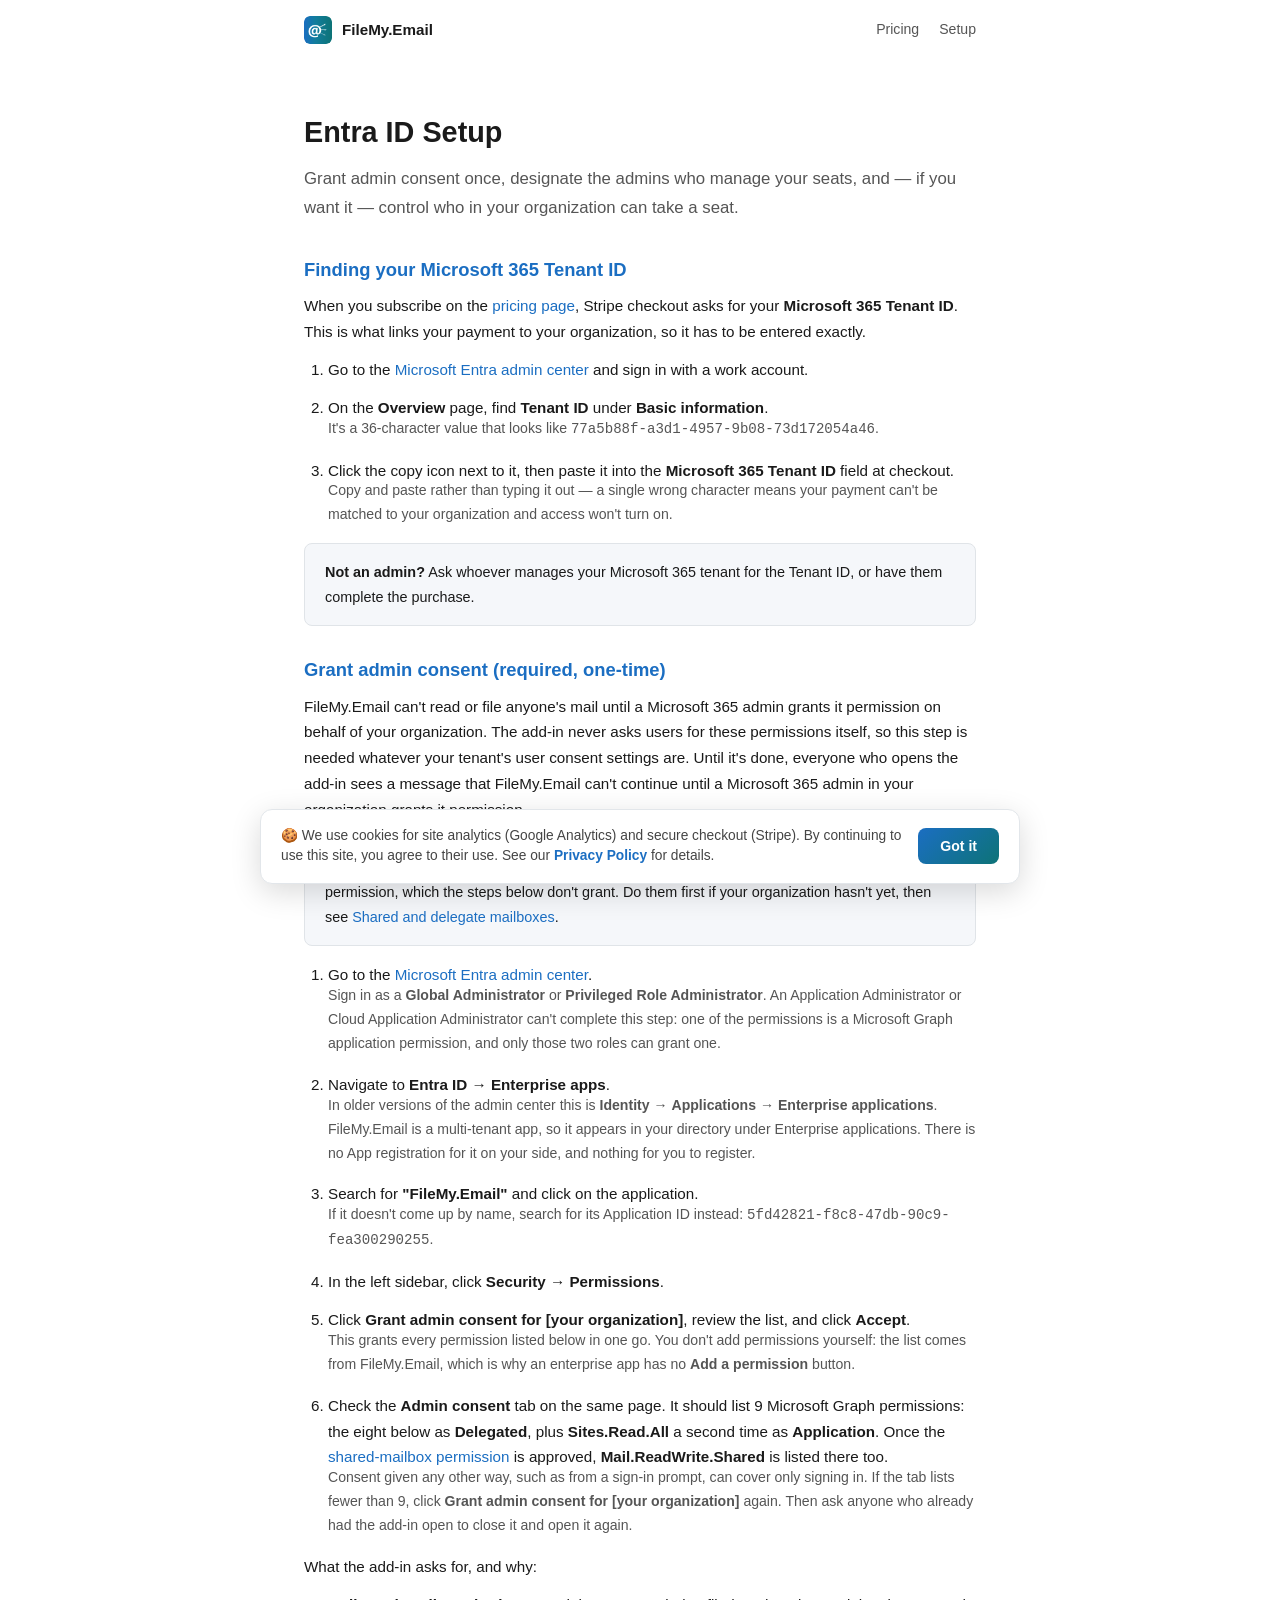
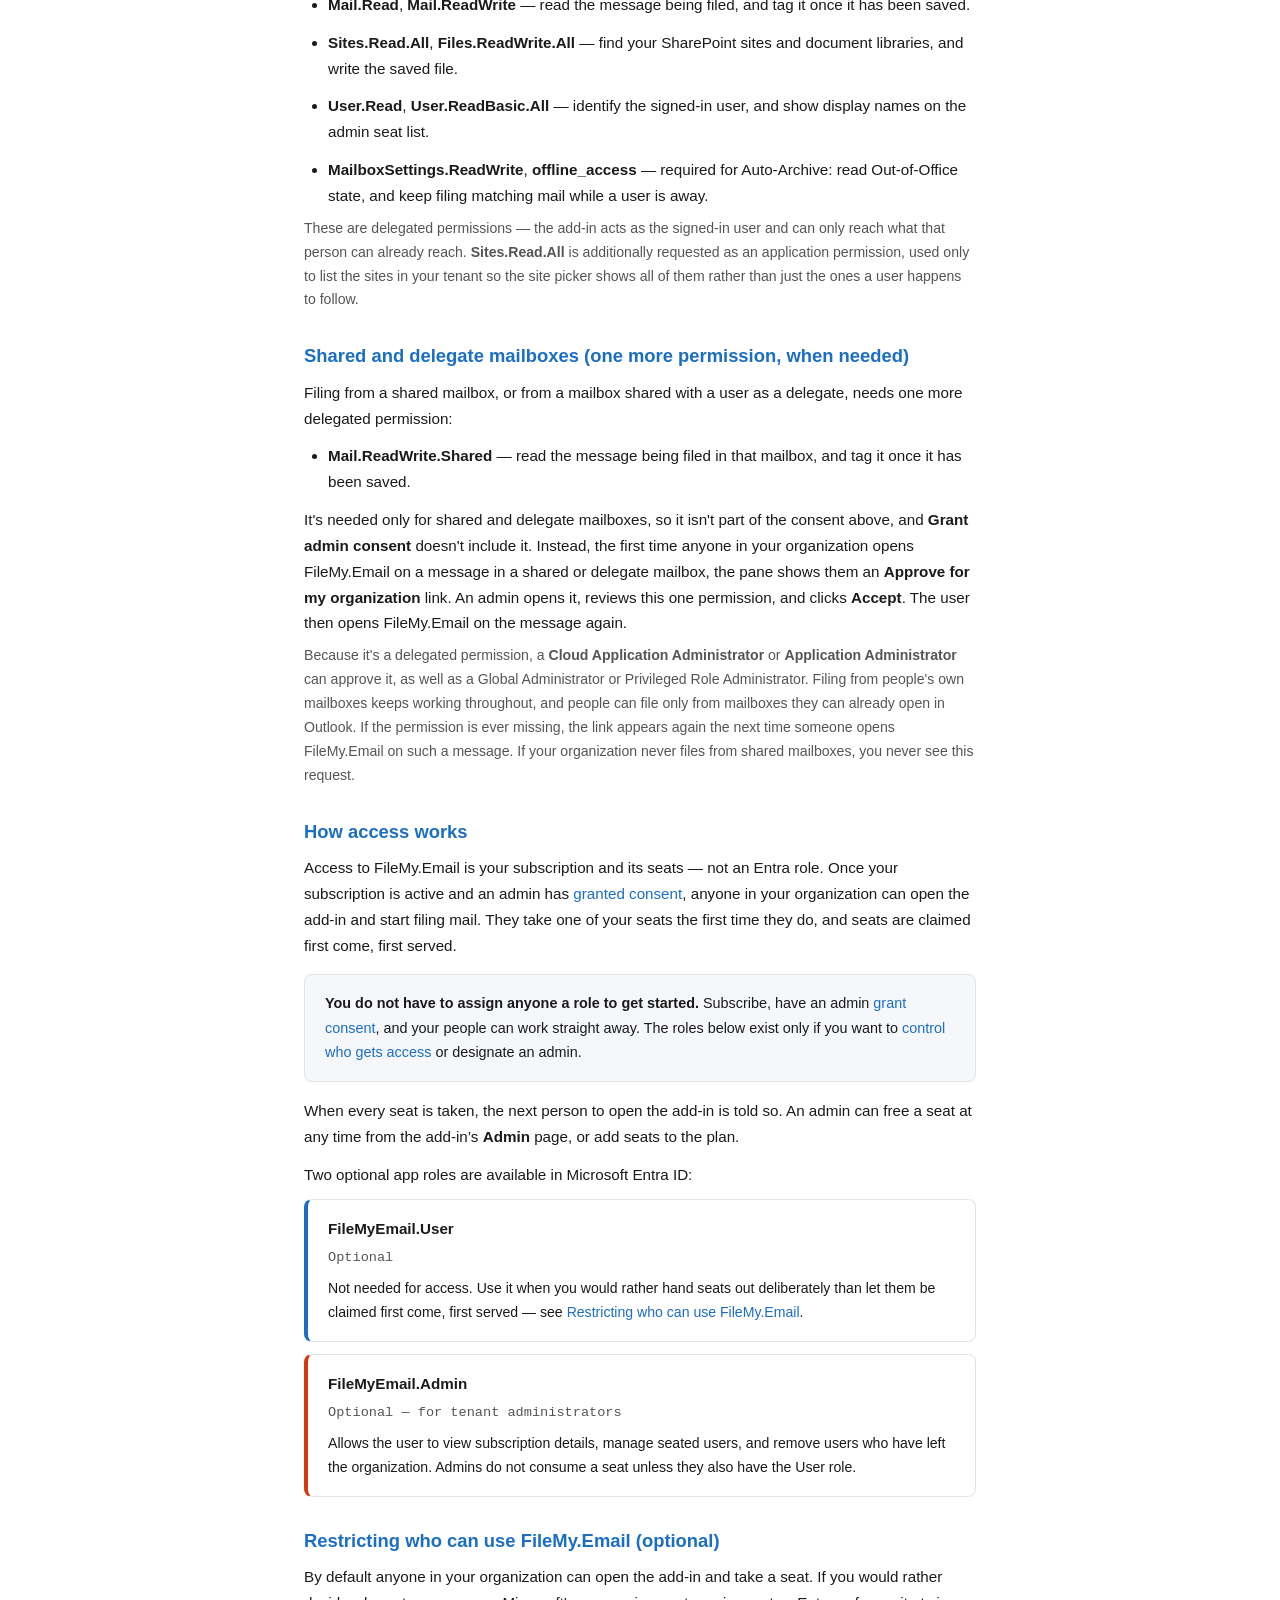
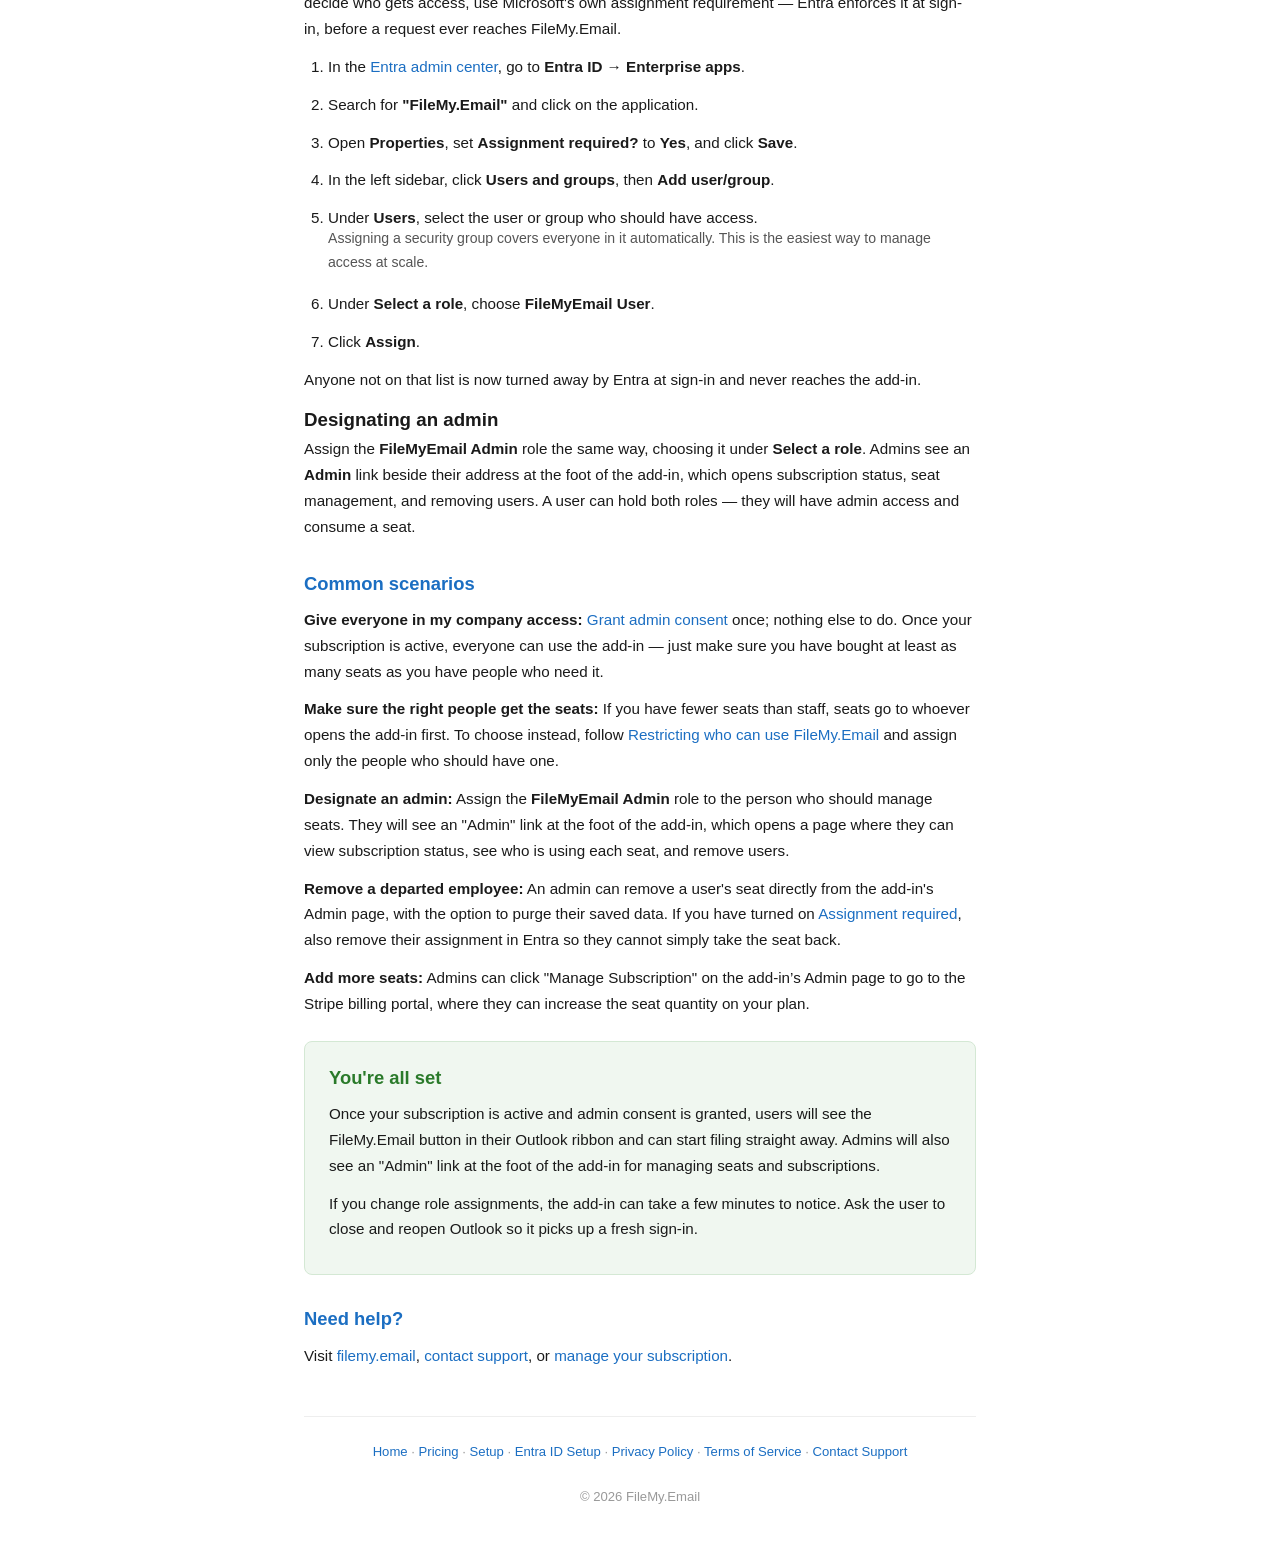
<file: entra-setup.html>
<!DOCTYPE html>
<html lang="en">
<head>
    <!-- Google Tag Manager -->
    <script>(function(w,d,s,l,i){w[l]=w[l]||[];w[l].push({'gtm.start':
    new Date().getTime(),event:'gtm.js'});var f=d.getElementsByTagName(s)[0],
    j=d.createElement(s),dl=l!='dataLayer'?'&l='+l:'';j.async=true;j.src=
    'https://www.googletagmanager.com/gtm.js?id='+i+dl;f.parentNode.insertBefore(j,f);
    })(window,document,'script','dataLayer','GTM-WMH8P2QB');</script>
    <!-- End Google Tag Manager -->
    <!-- Google tag (gtag.js) -->
    <script async src="https://www.googletagmanager.com/gtag/js?id=G-8QC98XTWTR"></script>
    <script>
      window.dataLayer = window.dataLayer || [];
      function gtag(){dataLayer.push(arguments);}
      gtag('js', new Date());

      gtag('config', 'G-8QC98XTWTR');
    </script>
    <meta charset="UTF-8">
    <meta name="viewport" content="width=device-width, initial-scale=1.0">
    <title>Entra ID Setup — FileMy.Email</title>
    <meta name="description" content="Set up FileMy.Email in Microsoft Entra ID: grant admin consent once, designate admins, and optionally restrict who can take a seat.">
    <link rel="canonical" href="https://filemy.email/entra-setup">
    <link rel="icon" type="image/png" href="/assets/favicon.png">
    <!-- Open Graph -->
    <meta property="og:type" content="website">
    <meta property="og:url" content="https://filemy.email/entra-setup">
    <meta property="og:title" content="Entra ID Setup — FileMy.Email">
    <meta property="og:description" content="Configure Microsoft Entra ID app roles for FileMy.Email. Assign user and admin roles to control who can use the add-in and manage seats.">
    <meta property="og:image" content="https://filemy.email/assets/logo.svg">
    <!-- Twitter Card -->
    <meta name="twitter:card" content="summary">
    <meta name="twitter:title" content="Entra ID Setup — FileMy.Email">
    <meta name="twitter:description" content="Configure Microsoft Entra ID app roles for FileMy.Email. Assign user and admin roles to control who can use the add-in and manage seats.">
    <link rel="stylesheet" href="/assets/styles.css">
    <!-- Structured Data -->
    <script type="application/ld+json">
    {
        "@context": "https://schema.org",
        "@type": "BreadcrumbList",
        "itemListElement": [
            {
                "@type": "ListItem",
                "position": 1,
                "name": "Home",
                "item": "https://filemy.email/"
            },
            {
                "@type": "ListItem",
                "position": 2,
                "name": "Setup",
                "item": "https://filemy.email/setup"
            },
            {
                "@type": "ListItem",
                "position": 3,
                "name": "Entra ID Setup",
                "item": "https://filemy.email/entra-setup"
            }
        ]
    }
    </script>
    <style>
        .role-card {
            border: 1px solid #e0e4e8;
            border-radius: 8px;
            padding: 16px 20px;
            margin: 12px 0;
        }
        .role-card h3 {
            font-size: 0.95rem;
            font-weight: 700;
            margin-bottom: 4px;
        }
        .role-card .role-value {
            font-family: 'Cascadia Code', 'Consolas', monospace;
            font-size: 0.85rem;
            color: #555;
            margin-bottom: 8px;
        }
        .role-card p {
            font-size: 0.88rem;
            margin-bottom: 0;
        }
        .role-user { border-left: 4px solid #1b6ec2; }
        .role-admin { border-left: 4px solid #d4380d; }
        .step-detail {
            color: #555;
            font-size: 0.88rem;
            margin-top: -4px;
            margin-bottom: 16px;
        }
        .info-box {
            background: #f5f7fa;
            border: 1px solid #e0e4e8;
            border-radius: 8px;
            padding: 16px 20px;
            margin: 16px 0;
            font-size: 0.9rem;
        }
        .info-box strong { color: #1a1a1a; }
        .next-section {
            background: #f0f7f0;
            border: 1px solid #d4e8d4;
            border-radius: 8px;
            padding: 20px 24px;
            margin-top: 24px;
        }
        .next-section h2 { margin-top: 0; color: #2a7a2a; }
    </style>
</head>
<body>
    <!-- Google Tag Manager (noscript) -->
    <noscript><iframe src="https://www.googletagmanager.com/ns.html?id=GTM-WMH8P2QB"
    height="0" width="0" style="display:none;visibility:hidden"></iframe></noscript>
    <!-- End Google Tag Manager (noscript) -->
    <div class="top-nav">
        <a href="/" class="brand">
            <img src="/assets/favicon.png" alt="Logo">
            FileMy.Email
        </a>
        <nav>
            <a href="/pricing">Pricing</a>
            <a href="/setup">Setup</a>
        </nav>
    </div>

    <div class="container">
        <h1>Entra ID Setup</h1>
        <p class="subtitle">Grant admin consent once, designate the admins who manage your seats, and — if you want it — control who in your organization can take a seat.</p>

        <h2 id="tenant-id">Finding your Microsoft 365 Tenant ID</h2>
        <p>When you subscribe on the <a href="/pricing">pricing page</a>, Stripe checkout asks for your <strong>Microsoft 365 Tenant ID</strong>. This is what links your payment to your organization, so it has to be entered exactly.</p>
        <ol>
            <li>
                Go to the <a href="https://entra.microsoft.com" target="_blank" rel="noopener">Microsoft Entra admin center</a> and sign in with a work account.
            </li>
            <li>
                On the <strong>Overview</strong> page, find <strong>Tenant ID</strong> under <strong>Basic information</strong>.
                <p class="step-detail">It's a 36-character value that looks like <code>77a5b88f-a3d1-4957-9b08-73d172054a46</code>.</p>
            </li>
            <li>
                Click the copy icon next to it, then paste it into the <strong>Microsoft 365 Tenant ID</strong> field at checkout.
                <p class="step-detail">Copy and paste rather than typing it out &mdash; a single wrong character means your payment can't be matched to your organization and access won't turn on.</p>
            </li>
        </ol>
        <div class="info-box">
            <strong>Not an admin?</strong> Ask whoever manages your Microsoft 365 tenant for the Tenant ID, or have them complete the purchase.
        </div>

        <h2 id="consent">Grant admin consent (required, one-time)</h2>
        <p>FileMy.Email can't read or file anyone's mail until a Microsoft 365 admin grants it permission on behalf of your organization. The add-in never asks users for these permissions itself, so this step is needed whatever your tenant's user consent settings are. Until it's done, everyone who opens the add-in sees a message that FileMy.Email can't continue until a Microsoft 365 admin in your organization grants it permission.</p>

        <div class="info-box">
            <strong>Sent here from a message in a shared or delegate mailbox?</strong> That mailbox needs one more permission, which the steps below don't grant. Do them first if your organization hasn't yet, then see <a href="#shared-mailboxes">Shared and delegate mailboxes</a>.
        </div>

        <ol>
            <li>
                Go to the <a href="https://entra.microsoft.com" target="_blank" rel="noopener">Microsoft Entra admin center</a>.
                <p class="step-detail">Sign in as a <strong>Global Administrator</strong> or <strong>Privileged Role Administrator</strong>. An Application Administrator or Cloud Application Administrator can't complete this step: one of the permissions is a Microsoft Graph application permission, and only those two roles can grant one.</p>
            </li>
            <li>
                Navigate to <strong>Entra ID</strong> &rarr; <strong>Enterprise apps</strong>.
                <p class="step-detail">In older versions of the admin center this is <strong>Identity</strong> &rarr; <strong>Applications</strong> &rarr; <strong>Enterprise applications</strong>. FileMy.Email is a multi-tenant app, so it appears in your directory under Enterprise applications. There is no App registration for it on your side, and nothing for you to register.</p>
            </li>
            <li>
                Search for <strong>"FileMy.Email"</strong> and click on the application.
                <p class="step-detail">If it doesn't come up by name, search for its Application ID instead: <code>5fd42821-f8c8-47db-90c9-fea300290255</code>.</p>
            </li>
            <li>
                In the left sidebar, click <strong>Security</strong> &rarr; <strong>Permissions</strong>.
            </li>
            <li>
                Click <strong>Grant admin consent for [your organization]</strong>, review the list, and click <strong>Accept</strong>.
                <p class="step-detail">This grants every permission listed below in one go. You don't add permissions yourself: the list comes from FileMy.Email, which is why an enterprise app has no <strong>Add a permission</strong> button.</p>
            </li>
            <li>
                Check the <strong>Admin consent</strong> tab on the same page. It should list 9 Microsoft Graph permissions: the eight below as <strong>Delegated</strong>, plus <strong>Sites.Read.All</strong> a second time as <strong>Application</strong>. Once the <a href="#shared-mailboxes">shared-mailbox permission</a> is approved, <strong>Mail.ReadWrite.Shared</strong> is listed there too.
                <p class="step-detail">Consent given any other way, such as from a sign-in prompt, can cover only signing in. If the tab lists fewer than 9, click <strong>Grant admin consent for [your organization]</strong> again. Then ask anyone who already had the add-in open to close it and open it again.</p>
            </li>
        </ol>

        <p>What the add-in asks for, and why:</p>
        <ul>
            <li><strong>Mail.Read</strong>, <strong>Mail.ReadWrite</strong> &mdash; read the message being filed, and tag it once it has been saved.</li>
            <li><strong>Sites.Read.All</strong>, <strong>Files.ReadWrite.All</strong> &mdash; find your SharePoint sites and document libraries, and write the saved file.</li>
            <li><strong>User.Read</strong>, <strong>User.ReadBasic.All</strong> &mdash; identify the signed-in user, and show display names on the admin seat list.</li>
            <li><strong>MailboxSettings.ReadWrite</strong>, <strong>offline_access</strong> &mdash; required for Auto-Archive: read Out-of-Office state, and keep filing matching mail while a user is away.</li>
        </ul>
        <p class="step-detail">These are delegated permissions &mdash; the add-in acts as the signed-in user and can only reach what that person can already reach. <strong>Sites.Read.All</strong> is additionally requested as an application permission, used only to list the sites in your tenant so the site picker shows all of them rather than just the ones a user happens to follow.</p>

        <h2 id="shared-mailboxes">Shared and delegate mailboxes (one more permission, when needed)</h2>
        <p>Filing from a shared mailbox, or from a mailbox shared with a user as a delegate, needs one more delegated permission:</p>
        <ul>
            <li><strong>Mail.ReadWrite.Shared</strong> &mdash; read the message being filed in that mailbox, and tag it once it has been saved.</li>
        </ul>
        <p>It's needed only for shared and delegate mailboxes, so it isn't part of the consent above, and <strong>Grant admin consent</strong> doesn't include it. Instead, the first time anyone in your organization opens FileMy.Email on a message in a shared or delegate mailbox, the pane shows them an <strong>Approve for my organization</strong> link. An admin opens it, reviews this one permission, and clicks <strong>Accept</strong>. The user then opens FileMy.Email on the message again.</p>
        <p class="step-detail">Because it's a delegated permission, a <strong>Cloud Application Administrator</strong> or <strong>Application Administrator</strong> can approve it, as well as a Global Administrator or Privileged Role Administrator. Filing from people's own mailboxes keeps working throughout, and people can file only from mailboxes they can already open in Outlook. If the permission is ever missing, the link appears again the next time someone opens FileMy.Email on such a message. If your organization never files from shared mailboxes, you never see this request.</p>

        <h2>How access works</h2>
        <p>Access to FileMy.Email is your subscription and its seats &mdash; not an Entra role. Once your subscription is active and an admin has <a href="#consent">granted consent</a>, anyone in your organization can open the add-in and start filing mail. They take one of your seats the first time they do, and seats are claimed first come, first served.</p>

        <div class="info-box">
            <strong>You do not have to assign anyone a role to get started.</strong> Subscribe, have an admin <a href="#consent">grant consent</a>, and your people can work straight away. The roles below exist only if you want to <a href="#restrict">control who gets access</a> or designate an admin.
        </div>

        <p>When every seat is taken, the next person to open the add-in is told so. An admin can free a seat at any time from the add-in&rsquo;s <strong>Admin</strong> page, or add seats to the plan.</p>

        <p>Two optional app roles are available in Microsoft Entra ID:</p>

        <div class="role-card role-user">
            <h3>FileMyEmail.User</h3>
            <div class="role-value">Optional</div>
            <p>Not needed for access. Use it when you would rather hand seats out deliberately than let them be claimed first come, first served &mdash; see <a href="#restrict">Restricting who can use FileMy.Email</a>.</p>
        </div>

        <div class="role-card role-admin">
            <h3>FileMyEmail.Admin</h3>
            <div class="role-value">Optional &mdash; for tenant administrators</div>
            <p>Allows the user to view subscription details, manage seated users, and remove users who have left the organization. Admins do not consume a seat unless they also have the User role.</p>
        </div>

        <h2 id="restrict">Restricting who can use FileMy.Email (optional)</h2>
        <p>By default anyone in your organization can open the add-in and take a seat. If you would rather decide who gets access, use Microsoft's own assignment requirement &mdash; Entra enforces it at sign-in, before a request ever reaches FileMy.Email.</p>

        <ol>
            <li>
                In the <a href="https://entra.microsoft.com" target="_blank" rel="noopener">Entra admin center</a>, go to <strong>Entra ID</strong> &rarr; <strong>Enterprise apps</strong>.
            </li>
            <li>
                Search for <strong>"FileMy.Email"</strong> and click on the application.
            </li>
            <li>
                Open <strong>Properties</strong>, set <strong>Assignment required?</strong> to <strong>Yes</strong>, and click <strong>Save</strong>.
            </li>
            <li>
                In the left sidebar, click <strong>Users and groups</strong>, then <strong>Add user/group</strong>.
            </li>
            <li>
                Under <strong>Users</strong>, select the user or group who should have access.
                <p class="step-detail">Assigning a security group covers everyone in it automatically. This is the easiest way to manage access at scale.</p>
            </li>
            <li>
                Under <strong>Select a role</strong>, choose <strong>FileMyEmail User</strong>.
            </li>
            <li>
                Click <strong>Assign</strong>.
            </li>
        </ol>

        <p>Anyone not on that list is now turned away by Entra at sign-in and never reaches the add-in.</p>

        <h3>Designating an admin</h3>
        <p>Assign the <strong>FileMyEmail Admin</strong> role the same way, choosing it under <strong>Select a role</strong>. Admins see an <strong>Admin</strong> link beside their address at the foot of the add-in, which opens subscription status, seat management, and removing users. A user can hold both roles &mdash; they will have admin access and consume a seat.</p>

        <h2>Common scenarios</h2>

        <p><strong>Give everyone in my company access:</strong> <a href="#consent">Grant admin consent</a> once; nothing else to do. Once your subscription is active, everyone can use the add-in &mdash; just make sure you have bought at least as many seats as you have people who need it.</p>

        <p><strong>Make sure the right people get the seats:</strong> If you have fewer seats than staff, seats go to whoever opens the add-in first. To choose instead, follow <a href="#restrict">Restricting who can use FileMy.Email</a> and assign only the people who should have one.</p>

        <p><strong>Designate an admin:</strong> Assign the <strong>FileMyEmail Admin</strong> role to the person who should manage seats. They will see an "Admin" link at the foot of the add-in, which opens a page where they can view subscription status, see who is using each seat, and remove users.</p>

        <p><strong>Remove a departed employee:</strong> An admin can remove a user's seat directly from the add-in's Admin page, with the option to purge their saved data. If you have turned on <a href="#restrict">Assignment required</a>, also remove their assignment in Entra so they cannot simply take the seat back.</p>

        <p><strong>Add more seats:</strong> Admins can click "Manage Subscription" on the add-in&rsquo;s Admin page to go to the Stripe billing portal, where they can increase the seat quantity on your plan.</p>

        <div class="next-section">
            <h2>You're all set</h2>
            <p>Once your subscription is active and admin consent is granted, users will see the FileMy.Email button in their Outlook ribbon and can start filing straight away. Admins will also see an "Admin" link at the foot of the add-in for managing seats and subscriptions.</p>
            <p>If you change role assignments, the add-in can take a few minutes to notice. Ask the user to close and reopen Outlook so it picks up a fresh sign-in.</p>
        </div>

        <h2>Need help?</h2>
        <p>Visit <a href="https://filemy.email">filemy.email</a>, <a href="#" onclick="revealEmail(event, this)">contact support</a>, or <a href="https://billing.stripe.com/p/login/28E6oJ78vcW0bY29dQak000">manage your subscription</a>.</p>

        <footer>
            <a href="/">Home</a> &middot; <a href="/pricing">Pricing</a> &middot; <a href="/setup">Setup</a> &middot; <a href="/entra-setup">Entra ID Setup</a> &middot; <a href="/privacy">Privacy Policy</a> &middot; <a href="/terms">Terms of Service</a> &middot; <a href="#" onclick="revealEmail(event, this)">Contact Support</a><br><br>
            &copy; 2026 FileMy.Email
        </footer>
    </div>

    <script>
        function revealEmail(e, el) {
            e.preventDefault();
            var u = 'support', d = 'filemy.email';
            var addr = u + '@' + d;
            el.href = 'mail' + 'to:' + addr;
            el.textContent = addr;
            el.onclick = null;
            window.location.href = el.href;
        }
    </script>
    <script src="/assets/cookie-banner.js" defer></script>
</body>
</html>
</file>
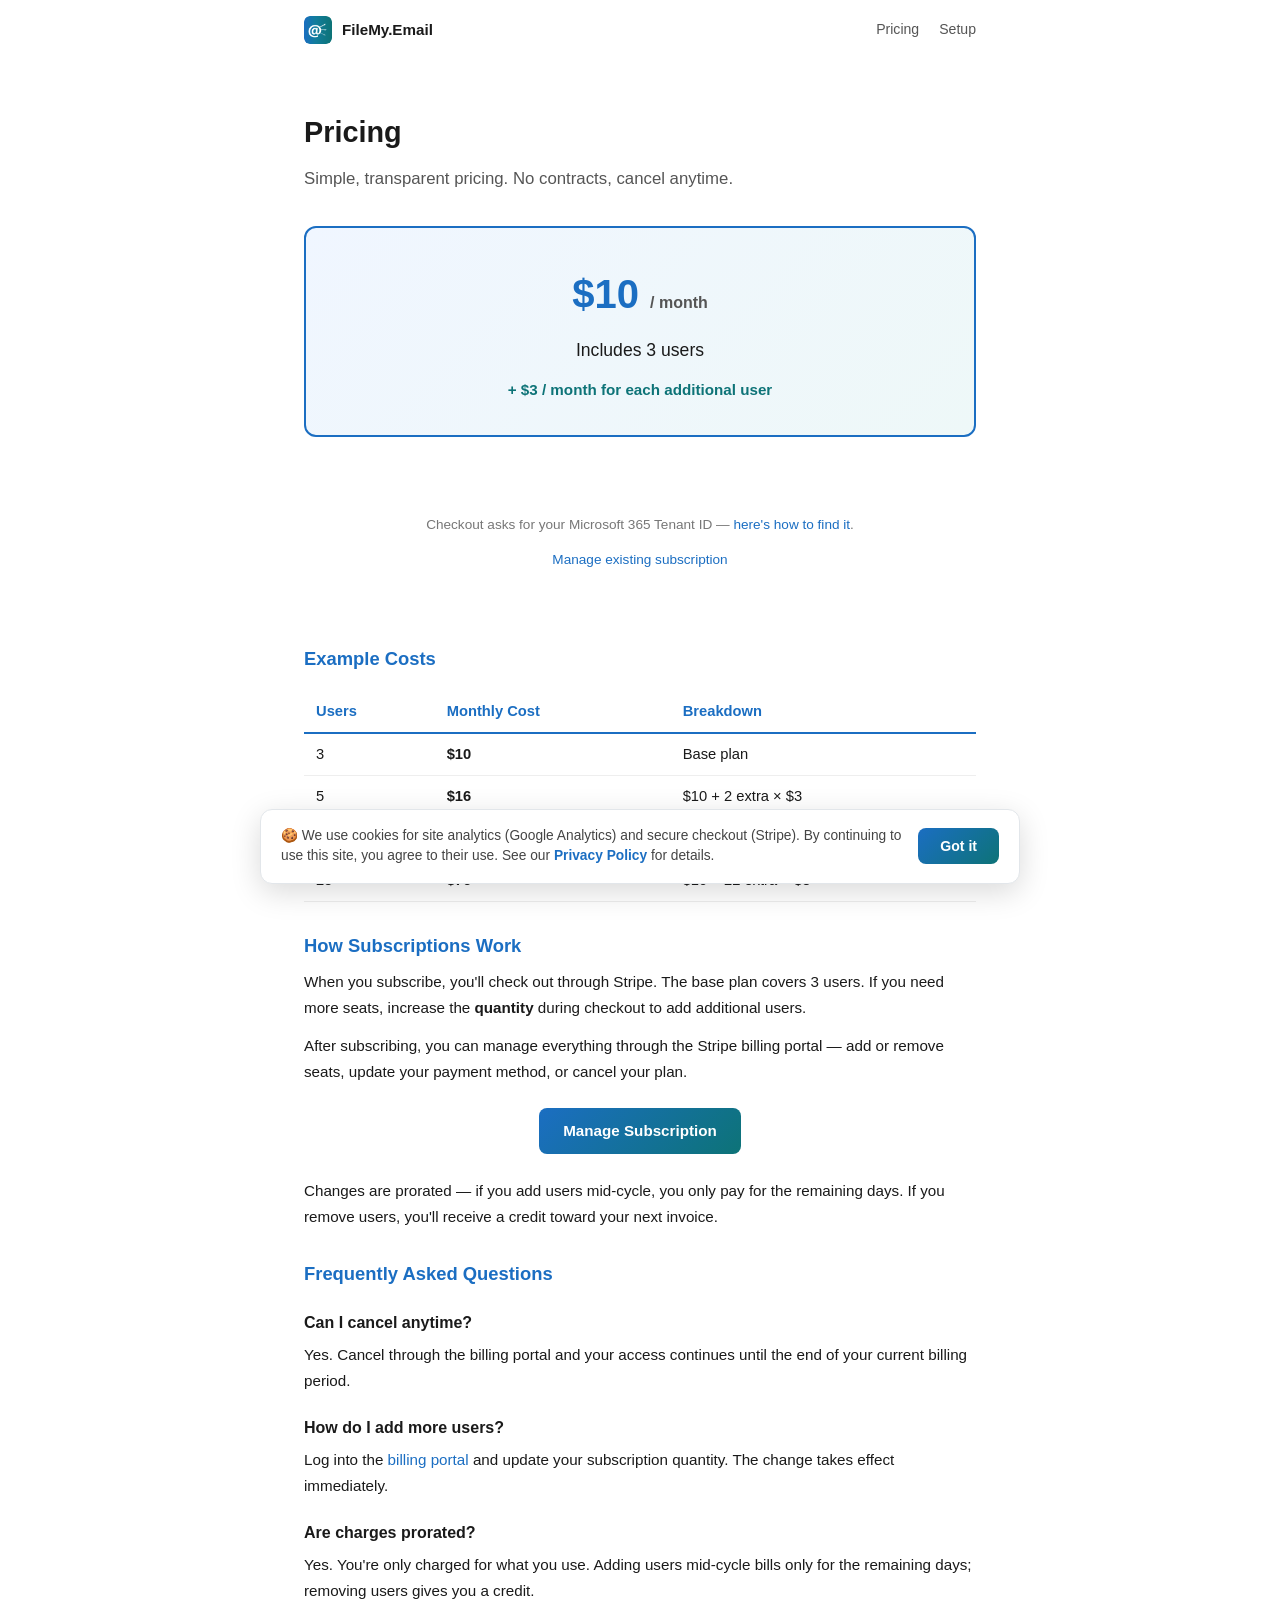
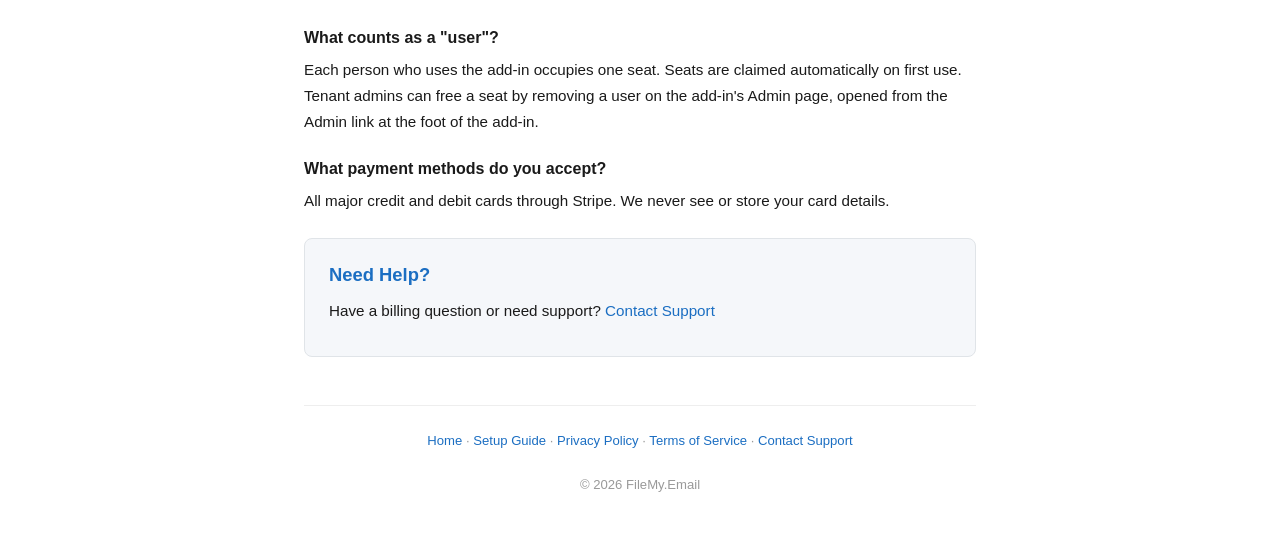
<file: pricing.html>
<!DOCTYPE html>
<html lang="en">
<head>
    <!-- Google Tag Manager -->
    <script>(function(w,d,s,l,i){w[l]=w[l]||[];w[l].push({'gtm.start':
    new Date().getTime(),event:'gtm.js'});var f=d.getElementsByTagName(s)[0],
    j=d.createElement(s),dl=l!='dataLayer'?'&l='+l:'';j.async=true;j.src=
    'https://www.googletagmanager.com/gtm.js?id='+i+dl;f.parentNode.insertBefore(j,f);
    })(window,document,'script','dataLayer','GTM-WMH8P2QB');</script>
    <!-- End Google Tag Manager -->
    <!-- Google tag (gtag.js) -->
    <script async src="https://www.googletagmanager.com/gtag/js?id=G-8QC98XTWTR"></script>
    <script>
      window.dataLayer = window.dataLayer || [];
      function gtag(){dataLayer.push(arguments);}
      gtag('js', new Date());

      gtag('config', 'G-8QC98XTWTR');
    </script>
    <meta charset="UTF-8">
    <meta name="viewport" content="width=device-width, initial-scale=1.0">
    <title>Pricing — FileMy.Email</title>
    <meta name="description" content="Simple, transparent pricing for FileMy.Email. Starting at $10/month for 3 users. $3 per additional user.">
    <link rel="canonical" href="https://filemy.email/pricing">
    <link rel="icon" type="image/png" href="/assets/favicon.png">
    <!-- Open Graph -->
    <meta property="og:type" content="website">
    <meta property="og:url" content="https://filemy.email/pricing">
    <meta property="og:title" content="Pricing — FileMy.Email">
    <meta property="og:description" content="Simple, transparent pricing for FileMy.Email. Starting at $10/month for 3 users. $3 per additional user.">
    <meta property="og:image" content="https://filemy.email/assets/logo.svg">
    <!-- Twitter Card -->
    <meta name="twitter:card" content="summary">
    <meta name="twitter:title" content="Pricing — FileMy.Email">
    <meta name="twitter:description" content="Simple, transparent pricing for FileMy.Email. Starting at $10/month for 3 users. $3 per additional user.">
    <link rel="stylesheet" href="/assets/styles.css">
    <!-- Structured Data -->
    <script type="application/ld+json">
    {
        "@context": "https://schema.org",
        "@type": "FAQPage",
        "mainEntity": [
            {
                "@type": "Question",
                "name": "Can I cancel anytime?",
                "acceptedAnswer": {
                    "@type": "Answer",
                    "text": "Yes. Cancel through the billing portal and your access continues until the end of your current billing period."
                }
            },
            {
                "@type": "Question",
                "name": "How do I add more users?",
                "acceptedAnswer": {
                    "@type": "Answer",
                    "text": "Log into the billing portal and update your subscription quantity. The change takes effect immediately."
                }
            },
            {
                "@type": "Question",
                "name": "Are charges prorated?",
                "acceptedAnswer": {
                    "@type": "Answer",
                    "text": "Yes. You're only charged for what you use. Adding users mid-cycle bills only for the remaining days; removing users gives you a credit."
                }
            },
            {
                "@type": "Question",
                "name": "What counts as a user?",
                "acceptedAnswer": {
                    "@type": "Answer",
                    "text": "Each person who uses the add-in occupies one seat. Seats are claimed automatically on first use. Tenant admins can free a seat by removing a user on the add-in's Admin page, opened from the Admin link at the foot of the add-in."
                }
            },
            {
                "@type": "Question",
                "name": "What payment methods do you accept?",
                "acceptedAnswer": {
                    "@type": "Answer",
                    "text": "All major credit and debit cards through Stripe. We never see or store your card details."
                }
            }
        ]
    }
    </script>
    <script type="application/ld+json">
    {
        "@context": "https://schema.org",
        "@type": "BreadcrumbList",
        "itemListElement": [
            {
                "@type": "ListItem",
                "position": 1,
                "name": "Home",
                "item": "https://filemy.email/"
            },
            {
                "@type": "ListItem",
                "position": 2,
                "name": "Pricing",
                "item": "https://filemy.email/pricing"
            }
        ]
    }
    </script>
    <style>
        /* Pricing card */
        .pricing-card {
            background: linear-gradient(135deg, #f0f6ff, #eef8f8);
            border: 2px solid #1b6ec2;
            border-radius: 12px;
            padding: 32px;
            text-align: center;
            margin: 24px 0 32px;
        }
        .price {
            font-size: 2.5rem;
            font-weight: 700;
            color: #1b6ec2;
        }
        .price-period {
            font-size: 1rem;
            color: #555;
        }
        .includes {
            font-size: 1.1rem;
            color: #1a1a1a;
            margin-top: 8px;
        }
        .addon {
            font-size: 0.95rem;
            color: #0d7377;
            margin-top: 12px;
            font-weight: 600;
        }
        /* Example table */
        .example-table {
            width: 100%;
            border-collapse: collapse;
            margin: 16px 0 24px;
            font-size: 0.92rem;
        }
        .example-table th {
            text-align: left;
            padding: 8px 12px;
            border-bottom: 2px solid #1b6ec2;
            color: #1b6ec2;
            font-weight: 600;
        }
        .example-table td {
            padding: 8px 12px;
            border-bottom: 1px solid #eee;
        }
        /* FAQ */
        h3 {
            font-size: 1rem;
            font-weight: 600;
            margin: 20px 0 6px;
            color: #1a1a1a;
        }
        /* CTA */
        .cta {
            text-align: center;
            padding: 32px 0;
        }
        .cta-subtext {
            font-size: 0.85rem;
            color: #777;
            margin-top: 12px;
        }
        /* Help section */
        .help-section {
            background: #f5f7fa;
            border: 1px solid #e0e4e8;
            border-radius: 8px;
            padding: 20px 24px;
            margin-top: 24px;
        }
        .help-section h2 { margin-top: 0; }
        .manage-btn {
            display: inline-block;
            background: linear-gradient(135deg, #1b6ec2, #0d7377);
            color: #fff;
            text-decoration: none;
            font-size: 0.95rem;
            font-weight: 600;
            padding: 10px 24px;
            border-radius: 8px;
            transition: opacity 0.2s;
        }
        .manage-btn:hover { opacity: 0.9; text-decoration: none; color: #fff; }

        @media (max-width: 600px) {
            .price { font-size: 2rem; }
            .example-table { font-size: 0.85rem; }
            .example-table th, .example-table td { padding: 6px 8px; }
        }
    </style>
</head>
<body>
    <!-- Google Tag Manager (noscript) -->
    <noscript><iframe src="https://www.googletagmanager.com/ns.html?id=GTM-WMH8P2QB"
    height="0" width="0" style="display:none;visibility:hidden"></iframe></noscript>
    <!-- End Google Tag Manager (noscript) -->
    <div class="top-nav">
        <a href="/" class="brand">
            <img src="/assets/favicon.png" alt="Logo">
            FileMy.Email
        </a>
        <nav>
            <a href="/pricing">Pricing</a>
            <a href="/setup">Setup</a>
        </nav>
    </div>

    <div class="container">
        <h1>Pricing</h1>
        <p class="subtitle">Simple, transparent pricing. No contracts, cancel anytime.</p>

        <div class="pricing-card">
            <div class="price">$10 <span class="price-period">/ month</span></div>
            <div class="includes">Includes 3 users</div>
            <div class="addon">+ $3 / month for each additional user</div>
        </div>

        <div class="cta">
            <script async src="https://js.stripe.com/v3/buy-button.js"></script>
            <stripe-buy-button
                buy-button-id="buy_btn_1TJgSVRuSKZAORtNCc5XjvFF"
                publishable-key="pk_live_51TJeBURuSKZAORtNDq1LHzVpoXTW8vintdAn0pGvA5uo488Pqo7yJBjYeLDwfUP9SOKTmkicPPeudSqEQhWIHvnu00nvsv8X0u"
            ></stripe-buy-button>
            <p class="cta-subtext">Checkout asks for your Microsoft 365 Tenant ID — <a href="/entra-setup#tenant-id">here's how to find it</a>.</p>
            <p class="cta-subtext"><a href="https://billing.stripe.com/p/login/28E6oJ78vcW0bY29dQak000">Manage existing subscription</a></p>
        </div>

        <h2>Example Costs</h2>
        <table class="example-table">
            <thead>
                <tr>
                    <th>Users</th>
                    <th>Monthly Cost</th>
                    <th>Breakdown</th>
                </tr>
            </thead>
            <tbody>
                <tr>
                    <td>3</td>
                    <td><strong>$10</strong></td>
                    <td>Base plan</td>
                </tr>
                <tr>
                    <td>5</td>
                    <td><strong>$16</strong></td>
                    <td>$10 + 2 extra &times; $3</td>
                </tr>
                <tr>
                    <td>10</td>
                    <td><strong>$31</strong></td>
                    <td>$10 + 7 extra &times; $3</td>
                </tr>
                <tr>
                    <td>25</td>
                    <td><strong>$76</strong></td>
                    <td>$10 + 22 extra &times; $3</td>
                </tr>
            </tbody>
        </table>

        <h2>How Subscriptions Work</h2>
        <p>When you subscribe, you'll check out through Stripe. The base plan covers 3 users. If you need more seats, increase the <strong>quantity</strong> during checkout to add additional users.</p>
        <p>After subscribing, you can manage everything through the Stripe billing portal — add or remove seats, update your payment method, or cancel your plan.</p>
        <p style="text-align: center; margin: 24px 0;">
            <a href="https://billing.stripe.com/p/login/28E6oJ78vcW0bY29dQak000" class="manage-btn">Manage Subscription</a>
        </p>
        <p>Changes are prorated — if you add users mid-cycle, you only pay for the remaining days. If you remove users, you'll receive a credit toward your next invoice.</p>

        <h2>Frequently Asked Questions</h2>

        <h3>Can I cancel anytime?</h3>
        <p>Yes. Cancel through the billing portal and your access continues until the end of your current billing period.</p>

        <h3>How do I add more users?</h3>
        <p>Log into the <a href="https://billing.stripe.com/p/login/28E6oJ78vcW0bY29dQak000">billing portal</a> and update your subscription quantity. The change takes effect immediately.</p>

        <h3>Are charges prorated?</h3>
        <p>Yes. You're only charged for what you use. Adding users mid-cycle bills only for the remaining days; removing users gives you a credit.</p>

        <h3>What counts as a "user"?</h3>
        <p>Each person who uses the add-in occupies one seat. Seats are claimed automatically on first use. Tenant admins can free a seat by removing a user on the add-in's Admin page, opened from the Admin link at the foot of the add-in.</p>

        <h3>What payment methods do you accept?</h3>
        <p>All major credit and debit cards through Stripe. We never see or store your card details.</p>

        <div class="help-section">
            <h2>Need Help?</h2>
            <p>Have a billing question or need support? <a href="#" onclick="revealEmail(event, this)">Contact Support</a></p>
        </div>

        <footer>
            <a href="/">Home</a> &middot; <a href="/setup">Setup Guide</a> &middot; <a href="/privacy">Privacy Policy</a> &middot; <a href="/terms">Terms of Service</a> &middot; <a href="#" onclick="revealEmail(event, this)">Contact Support</a><br><br>
            &copy; 2026 FileMy.Email
        </footer>
    </div>

    <script>
        function revealEmail(e, el) {
            e.preventDefault();
            var u = 'support', d = 'filemy.email';
            var addr = u + '@' + d;
            el.href = 'mail' + 'to:' + addr;
            el.textContent = addr;
            el.onclick = null;
            window.location.href = el.href;
        }
    </script>
    <script src="/assets/cookie-banner.js" defer></script>
</body>
</html>
</file>
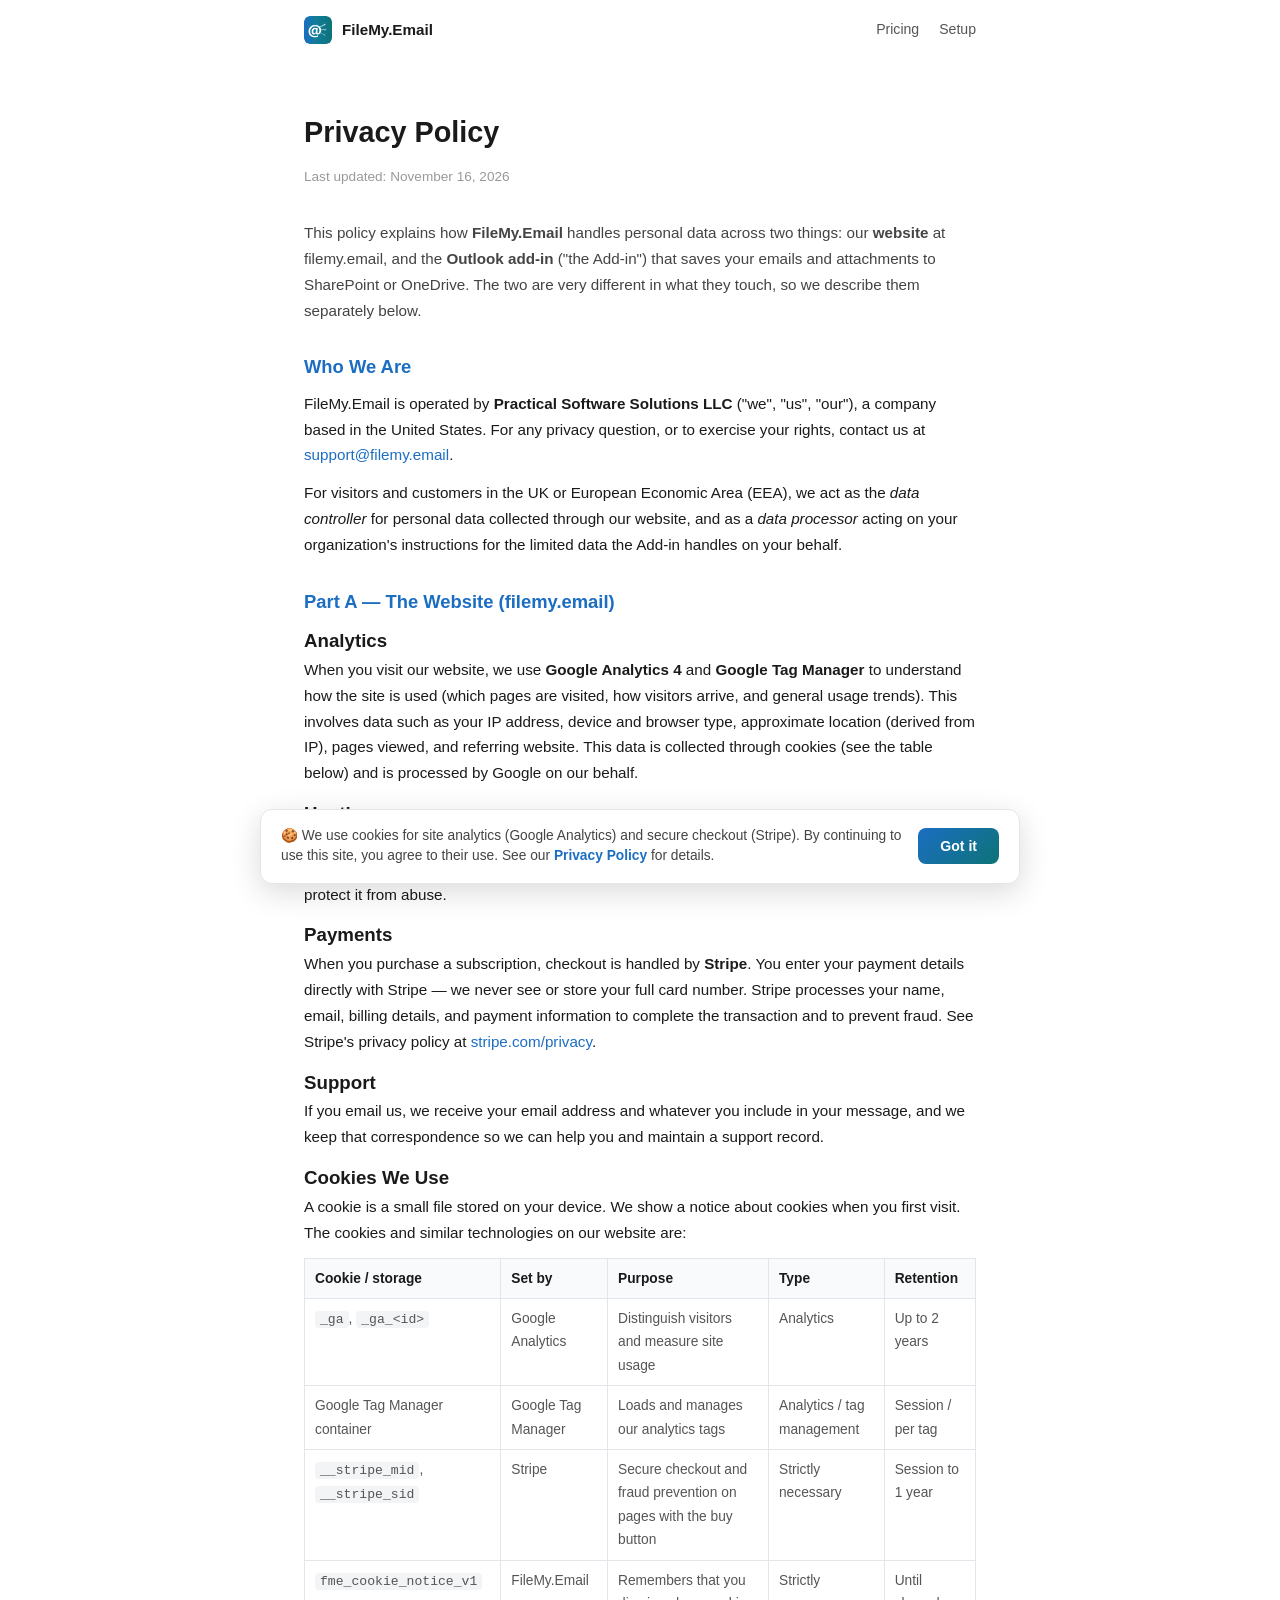
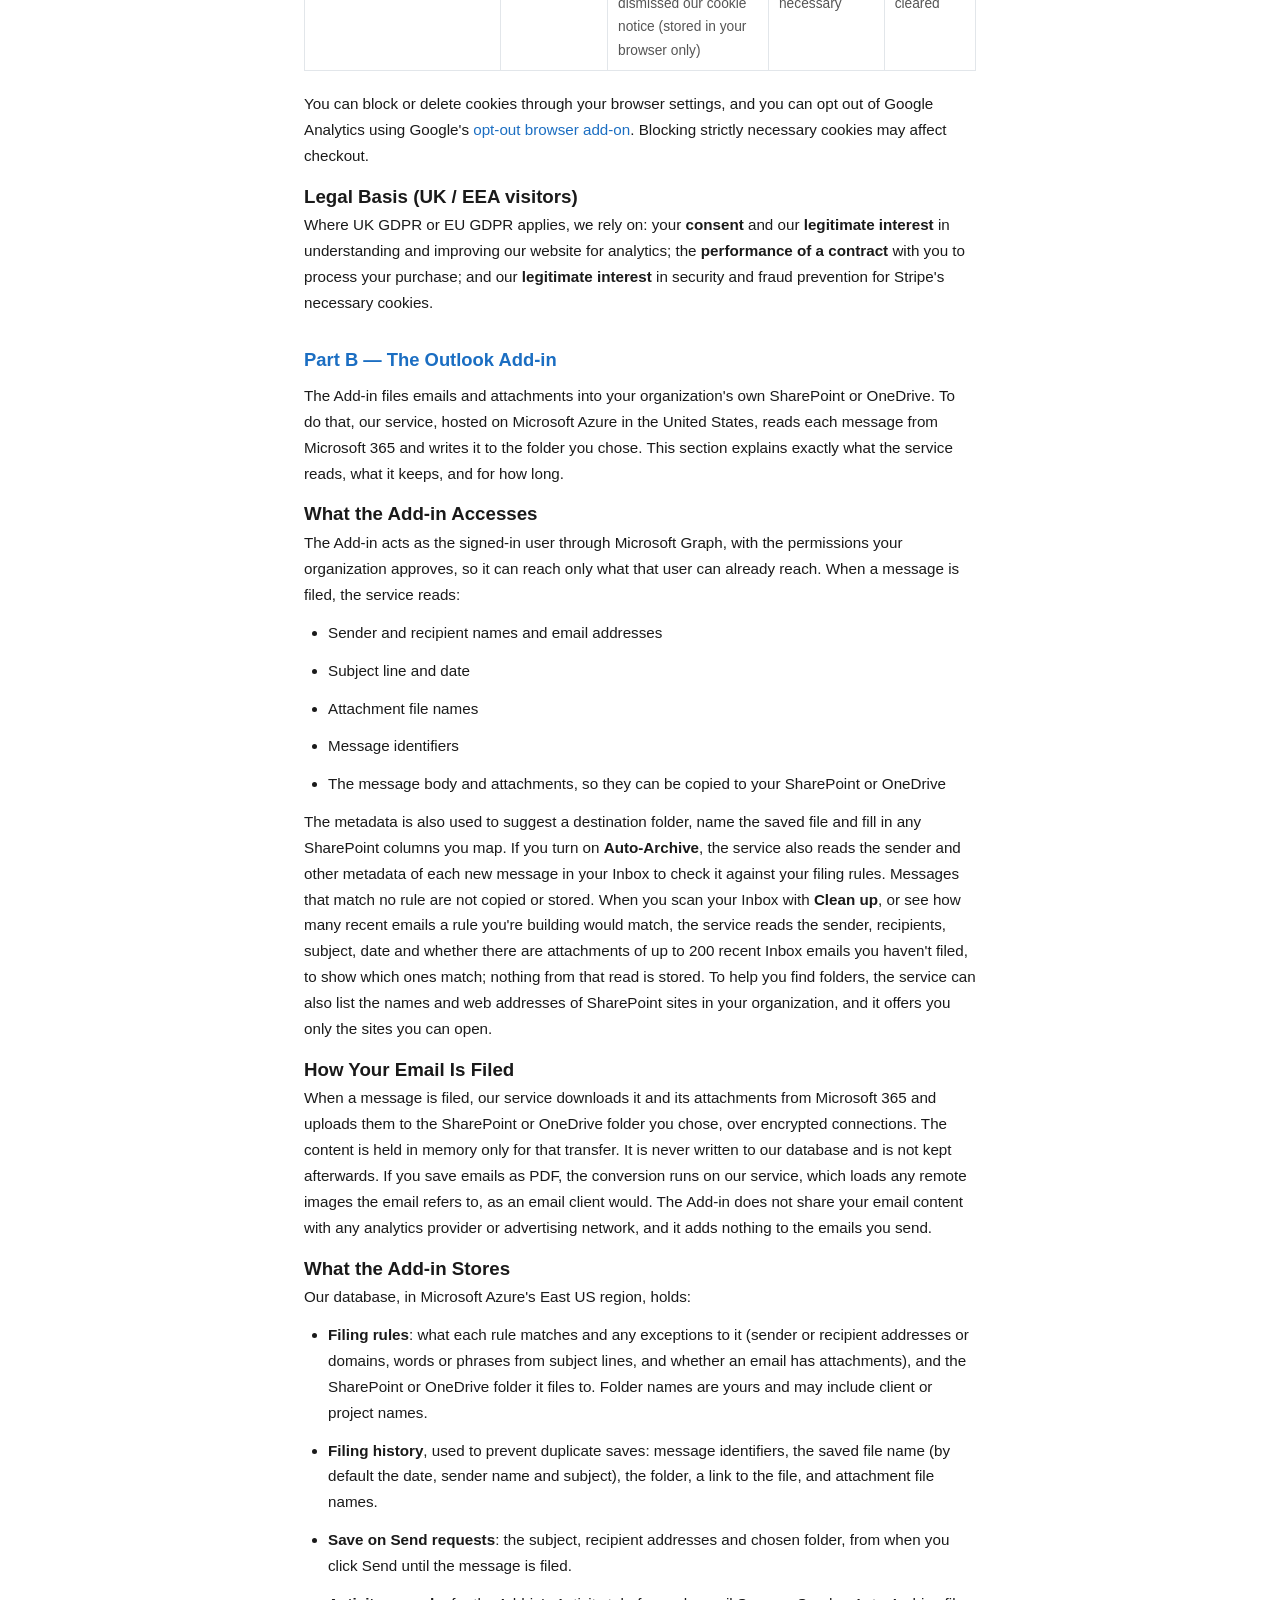
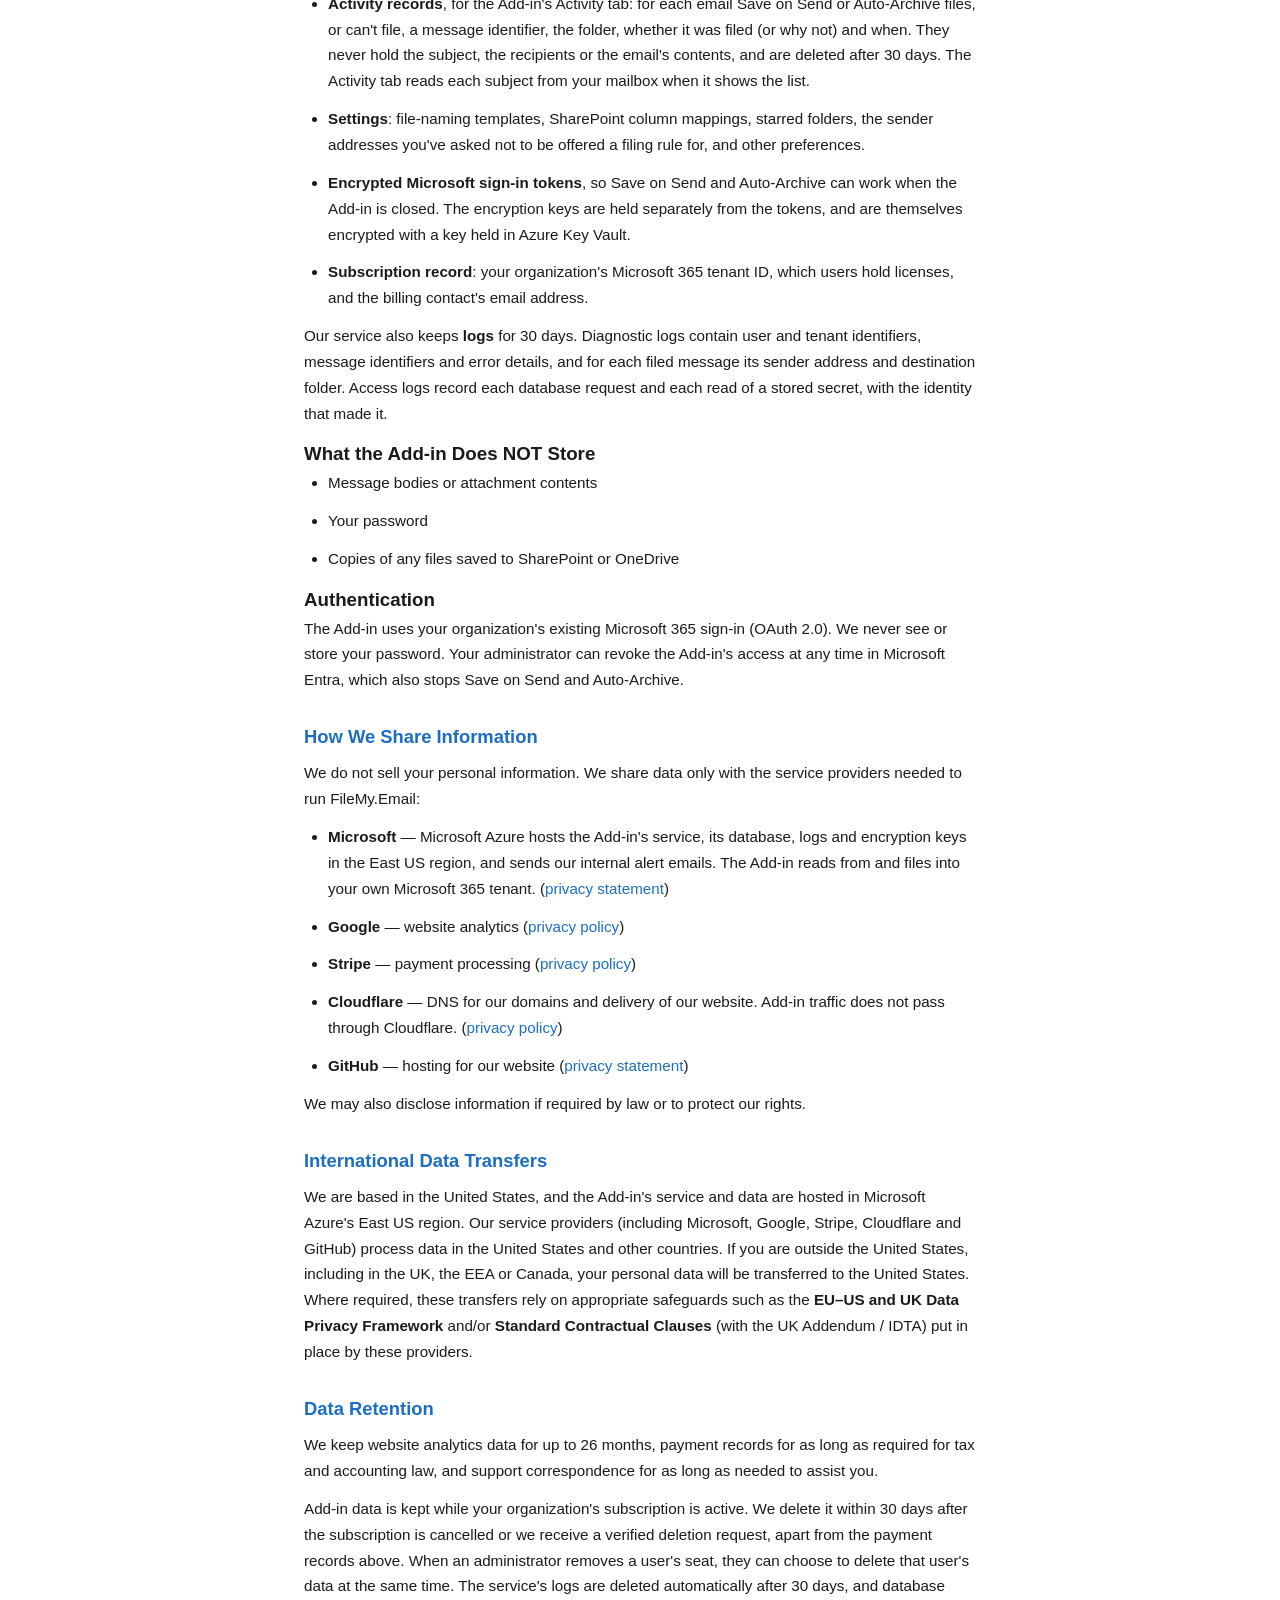
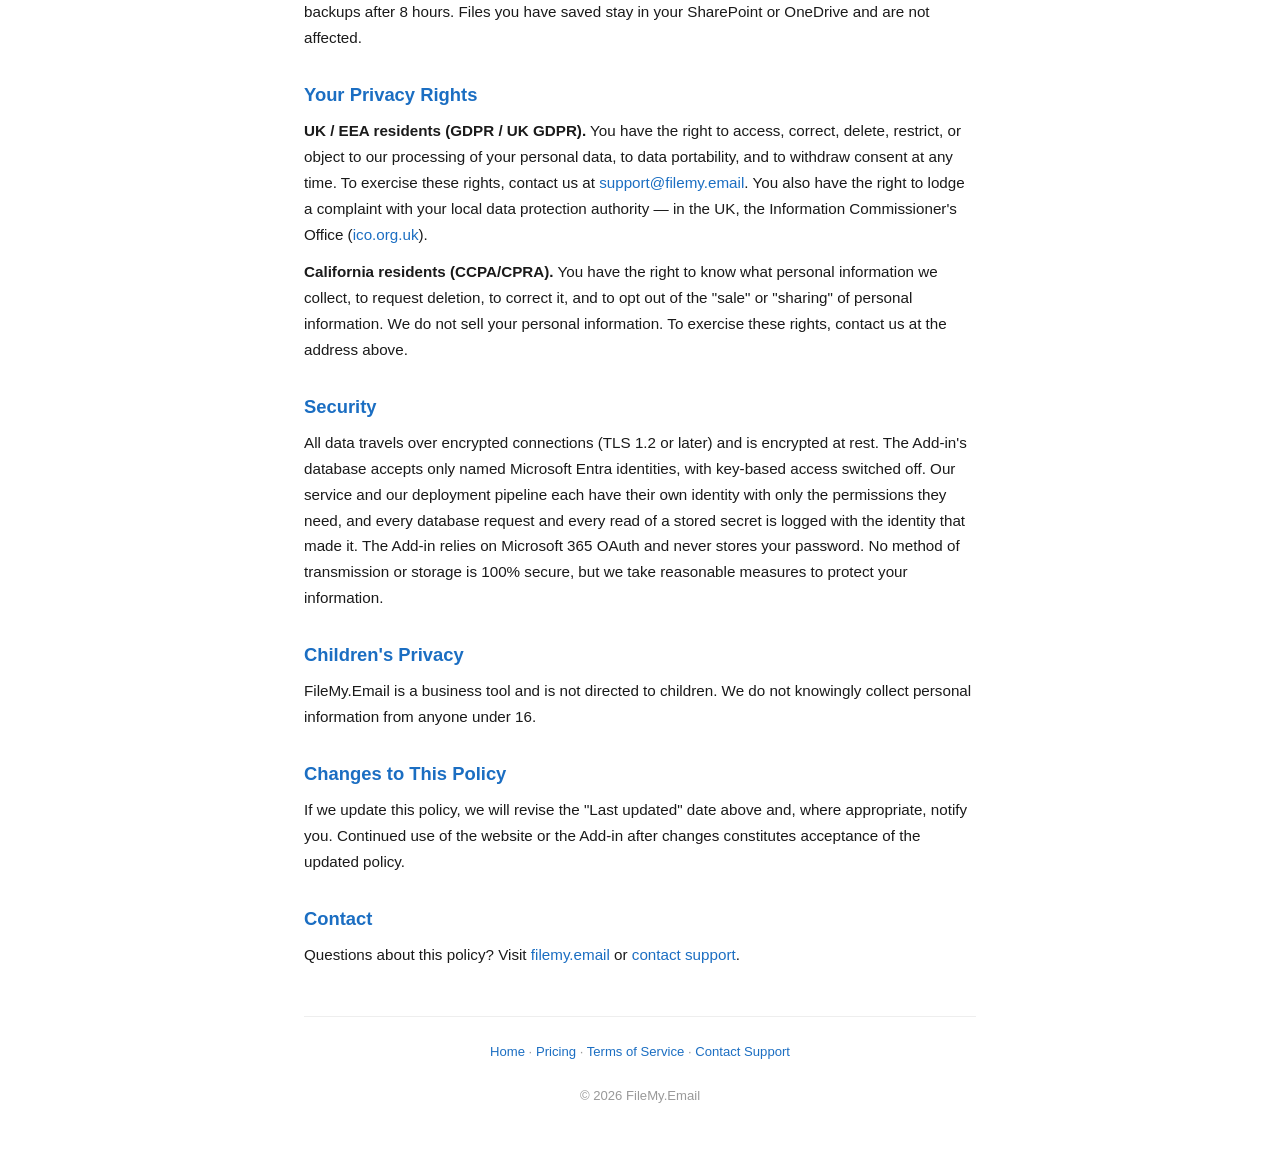
<file: privacy.html>
<!DOCTYPE html>
<html lang="en">
<head>
    <!-- Google Tag Manager -->
    <script>(function(w,d,s,l,i){w[l]=w[l]||[];w[l].push({'gtm.start':
    new Date().getTime(),event:'gtm.js'});var f=d.getElementsByTagName(s)[0],
    j=d.createElement(s),dl=l!='dataLayer'?'&l='+l:'';j.async=true;j.src=
    'https://www.googletagmanager.com/gtm.js?id='+i+dl;f.parentNode.insertBefore(j,f);
    })(window,document,'script','dataLayer','GTM-WMH8P2QB');</script>
    <!-- End Google Tag Manager -->
    <!-- Google tag (gtag.js) -->
    <script async src="https://www.googletagmanager.com/gtag/js?id=G-8QC98XTWTR"></script>
    <script>
      window.dataLayer = window.dataLayer || [];
      function gtag(){dataLayer.push(arguments);}
      gtag('js', new Date());

      gtag('config', 'G-8QC98XTWTR');
    </script>
    <meta charset="UTF-8">
    <meta name="viewport" content="width=device-width, initial-scale=1.0">
    <title>Privacy Policy — FileMy.Email</title>
    <meta name="description" content="Privacy policy for FileMy.Email — what the website and the Outlook add-in collect, the cookies we use, how we protect your data, and your privacy rights (GDPR, UK GDPR, and CCPA).">
    <link rel="canonical" href="https://filemy.email/privacy">
    <link rel="icon" type="image/png" href="/assets/favicon.png">
    <!-- Open Graph -->
    <meta property="og:type" content="website">
    <meta property="og:url" content="https://filemy.email/privacy">
    <meta property="og:title" content="Privacy Policy — FileMy.Email">
    <meta property="og:description" content="Privacy policy for FileMy.Email — what the website and the Outlook add-in collect, the cookies we use, and your privacy rights.">
    <meta property="og:image" content="https://filemy.email/assets/logo.svg">
    <!-- Twitter Card -->
    <meta name="twitter:card" content="summary">
    <meta name="twitter:title" content="Privacy Policy — FileMy.Email">
    <meta name="twitter:description" content="Privacy policy for FileMy.Email — what the website and the Outlook add-in collect, the cookies we use, and your privacy rights.">
    <link rel="stylesheet" href="/assets/styles.css">
    <!-- Structured Data -->
    <script type="application/ld+json">
    {
        "@context": "https://schema.org",
        "@type": "BreadcrumbList",
        "itemListElement": [
            {
                "@type": "ListItem",
                "position": 1,
                "name": "Home",
                "item": "https://filemy.email/"
            },
            {
                "@type": "ListItem",
                "position": 2,
                "name": "Privacy Policy",
                "item": "https://filemy.email/privacy"
            }
        ]
    }
    </script>
    <style>
        .table-wrap { overflow-x: auto; margin: 8px 0 20px; }
        table.cookies { border-collapse: collapse; width: 100%; font-size: 0.86rem; }
        table.cookies th, table.cookies td { border: 1px solid #e2e6ea; padding: 8px 10px; text-align: left; vertical-align: top; }
        table.cookies th { background: #f8fafb; color: #1a1a1a; font-weight: 600; }
        table.cookies td { color: #555; }
        table.cookies code { font-size: 0.82rem; background: #f2f4f6; padding: 1px 5px; border-radius: 4px; }
        .lead { color: #444; }
    </style>
</head>
<body>
    <!-- Google Tag Manager (noscript) -->
    <noscript><iframe src="https://www.googletagmanager.com/ns.html?id=GTM-WMH8P2QB"
    height="0" width="0" style="display:none;visibility:hidden"></iframe></noscript>
    <!-- End Google Tag Manager (noscript) -->
    <div class="top-nav">
        <a href="/" class="brand">
            <img src="/assets/favicon.png" alt="Logo">
            FileMy.Email
        </a>
        <nav>
            <a href="/pricing">Pricing</a>
            <a href="/setup">Setup</a>
        </nav>
    </div>

    <div class="container">
        <h1>Privacy Policy</h1>
        <p class="updated">Last updated: November 16, 2026</p>

        <p class="lead">This policy explains how <strong>FileMy.Email</strong> handles personal data across two things: our <strong>website</strong> at filemy.email, and the <strong>Outlook add-in</strong> ("the Add-in") that saves your emails and attachments to SharePoint or OneDrive. The two are very different in what they touch, so we describe them separately below.</p>

        <h2>Who We Are</h2>
        <p>FileMy.Email is operated by <strong>Practical Software Solutions LLC</strong> ("we", "us", "our"), a company based in the United States. For any privacy question, or to exercise your rights, contact us at <a href="#" onclick="revealEmail(event, this)">support@filemy.email</a>.</p>
        <p>For visitors and customers in the UK or European Economic Area (EEA), we act as the <em>data controller</em> for personal data collected through our website, and as a <em>data processor</em> acting on your organization's instructions for the limited data the Add-in handles on your behalf.</p>

        <h2>Part A — The Website (filemy.email)</h2>

        <h3>Analytics</h3>
        <p>When you visit our website, we use <strong>Google Analytics 4</strong> and <strong>Google Tag Manager</strong> to understand how the site is used (which pages are visited, how visitors arrive, and general usage trends). This involves data such as your IP address, device and browser type, approximate location (derived from IP), pages viewed, and referring website. This data is collected through cookies (see the table below) and is processed by Google on our behalf.</p>

        <h3>Hosting</h3>
        <p>Our website is hosted on <strong>GitHub Pages</strong> and delivered through <strong>Cloudflare</strong>, which also provides DNS for our domains. Both process your IP address and request details to serve the site and protect it from abuse.</p>

        <h3>Payments</h3>
        <p>When you purchase a subscription, checkout is handled by <strong>Stripe</strong>. You enter your payment details directly with Stripe — we never see or store your full card number. Stripe processes your name, email, billing details, and payment information to complete the transaction and to prevent fraud. See Stripe's privacy policy at <a href="https://stripe.com/privacy" rel="noopener" target="_blank">stripe.com/privacy</a>.</p>

        <h3>Support</h3>
        <p>If you email us, we receive your email address and whatever you include in your message, and we keep that correspondence so we can help you and maintain a support record.</p>

        <h3>Cookies We Use</h3>
        <p>A cookie is a small file stored on your device. We show a notice about cookies when you first visit. The cookies and similar technologies on our website are:</p>
        <div class="table-wrap">
        <table class="cookies">
            <thead>
                <tr><th>Cookie / storage</th><th>Set by</th><th>Purpose</th><th>Type</th><th>Retention</th></tr>
            </thead>
            <tbody>
                <tr><td><code>_ga</code>, <code>_ga_&lt;id&gt;</code></td><td>Google Analytics</td><td>Distinguish visitors and measure site usage</td><td>Analytics</td><td>Up to 2 years</td></tr>
                <tr><td>Google Tag Manager container</td><td>Google Tag Manager</td><td>Loads and manages our analytics tags</td><td>Analytics / tag management</td><td>Session / per tag</td></tr>
                <tr><td><code>__stripe_mid</code>, <code>__stripe_sid</code></td><td>Stripe</td><td>Secure checkout and fraud prevention on pages with the buy button</td><td>Strictly necessary</td><td>Session to 1 year</td></tr>
                <tr><td><code>fme_cookie_notice_v1</code></td><td>FileMy.Email</td><td>Remembers that you dismissed our cookie notice (stored in your browser only)</td><td>Strictly necessary</td><td>Until cleared</td></tr>
            </tbody>
        </table>
        </div>
        <p>You can block or delete cookies through your browser settings, and you can opt out of Google Analytics using Google's <a href="https://tools.google.com/dlpage/gaoptout" rel="noopener" target="_blank">opt-out browser add-on</a>. Blocking strictly necessary cookies may affect checkout.</p>

        <h3>Legal Basis (UK / EEA visitors)</h3>
        <p>Where UK GDPR or EU GDPR applies, we rely on: your <strong>consent</strong> and our <strong>legitimate interest</strong> in understanding and improving our website for analytics; the <strong>performance of a contract</strong> with you to process your purchase; and our <strong>legitimate interest</strong> in security and fraud prevention for Stripe's necessary cookies.</p>

        <h2>Part B — The Outlook Add-in</h2>
        <p>The Add-in files emails and attachments into your organization's own SharePoint or OneDrive. To do that, our service, hosted on Microsoft Azure in the United States, reads each message from Microsoft 365 and writes it to the folder you chose. This section explains exactly what the service reads, what it keeps, and for how long.</p>

        <h3>What the Add-in Accesses</h3>
        <p>The Add-in acts as the signed-in user through Microsoft Graph, with the permissions your organization approves, so it can reach only what that user can already reach. When a message is filed, the service reads:</p>
        <ul>
            <li>Sender and recipient names and email addresses</li>
            <li>Subject line and date</li>
            <li>Attachment file names</li>
            <li>Message identifiers</li>
            <li>The message body and attachments, so they can be copied to your SharePoint or OneDrive</li>
        </ul>
        <p>The metadata is also used to suggest a destination folder, name the saved file and fill in any SharePoint columns you map. If you turn on <strong>Auto-Archive</strong>, the service also reads the sender and other metadata of each new message in your Inbox to check it against your filing rules. Messages that match no rule are not copied or stored. When you scan your Inbox with <strong>Clean up</strong>, or see how many recent emails a rule you're building would match, the service reads the sender, recipients, subject, date and whether there are attachments of up to 200 recent Inbox emails you haven't filed, to show which ones match; nothing from that read is stored. To help you find folders, the service can also list the names and web addresses of SharePoint sites in your organization, and it offers you only the sites you can open.</p>

        <h3>How Your Email Is Filed</h3>
        <p>When a message is filed, our service downloads it and its attachments from Microsoft 365 and uploads them to the SharePoint or OneDrive folder you chose, over encrypted connections. The content is held in memory only for that transfer. It is never written to our database and is not kept afterwards. If you save emails as PDF, the conversion runs on our service, which loads any remote images the email refers to, as an email client would. The Add-in does not share your email content with any analytics provider or advertising network, and it adds nothing to the emails you send.</p>

        <h3>What the Add-in Stores</h3>
        <p>Our database, in Microsoft Azure's East US region, holds:</p>
        <ul>
            <li><strong>Filing rules</strong>: what each rule matches and any exceptions to it (sender or recipient addresses or domains, words or phrases from subject lines, and whether an email has attachments), and the SharePoint or OneDrive folder it files to. Folder names are yours and may include client or project names.</li>
            <li><strong>Filing history</strong>, used to prevent duplicate saves: message identifiers, the saved file name (by default the date, sender name and subject), the folder, a link to the file, and attachment file names.</li>
            <li><strong>Save on Send requests</strong>: the subject, recipient addresses and chosen folder, from when you click Send until the message is filed.</li>
            <li><strong>Activity records</strong>, for the Add-in's Activity tab: for each email Save on Send or Auto-Archive files, or can't file, a message identifier, the folder, whether it was filed (or why not) and when. They never hold the subject, the recipients or the email's contents, and are deleted after 30 days. The Activity tab reads each subject from your mailbox when it shows the list.</li>
            <li><strong>Settings</strong>: file-naming templates, SharePoint column mappings, starred folders, the sender addresses you've asked not to be offered a filing rule for, and other preferences.</li>
            <li><strong>Encrypted Microsoft sign-in tokens</strong>, so Save on Send and Auto-Archive can work when the Add-in is closed. The encryption keys are held separately from the tokens, and are themselves encrypted with a key held in Azure Key Vault.</li>
            <li><strong>Subscription record</strong>: your organization's Microsoft 365 tenant ID, which users hold licenses, and the billing contact's email address.</li>
        </ul>
        <p>Our service also keeps <strong>logs</strong> for 30 days. Diagnostic logs contain user and tenant identifiers, message identifiers and error details, and for each filed message its sender address and destination folder. Access logs record each database request and each read of a stored secret, with the identity that made it.</p>

        <h3>What the Add-in Does NOT Store</h3>
        <ul>
            <li>Message bodies or attachment contents</li>
            <li>Your password</li>
            <li>Copies of any files saved to SharePoint or OneDrive</li>
        </ul>

        <h3>Authentication</h3>
        <p>The Add-in uses your organization's existing Microsoft 365 sign-in (OAuth 2.0). We never see or store your password. Your administrator can revoke the Add-in's access at any time in Microsoft Entra, which also stops Save on Send and Auto-Archive.</p>

        <h2>How We Share Information</h2>
        <p>We do not sell your personal information. We share data only with the service providers needed to run FileMy.Email:</p>
        <ul>
            <li><strong>Microsoft</strong> — Microsoft Azure hosts the Add-in's service, its database, logs and encryption keys in the East US region, and sends our internal alert emails. The Add-in reads from and files into your own Microsoft 365 tenant. (<a href="https://privacy.microsoft.com/privacystatement" rel="noopener" target="_blank">privacy statement</a>)</li>
            <li><strong>Google</strong> — website analytics (<a href="https://policies.google.com/privacy" rel="noopener" target="_blank">privacy policy</a>)</li>
            <li><strong>Stripe</strong> — payment processing (<a href="https://stripe.com/privacy" rel="noopener" target="_blank">privacy policy</a>)</li>
            <li><strong>Cloudflare</strong> — DNS for our domains and delivery of our website. Add-in traffic does not pass through Cloudflare. (<a href="https://www.cloudflare.com/privacypolicy/" rel="noopener" target="_blank">privacy policy</a>)</li>
            <li><strong>GitHub</strong> — hosting for our website (<a href="https://docs.github.com/site-policy/privacy-policies/github-general-privacy-statement" rel="noopener" target="_blank">privacy statement</a>)</li>
        </ul>
        <p>We may also disclose information if required by law or to protect our rights.</p>

        <h2>International Data Transfers</h2>
        <p>We are based in the United States, and the Add-in's service and data are hosted in Microsoft Azure's East US region. Our service providers (including Microsoft, Google, Stripe, Cloudflare and GitHub) process data in the United States and other countries. If you are outside the United States, including in the UK, the EEA or Canada, your personal data will be transferred to the United States. Where required, these transfers rely on appropriate safeguards such as the <strong>EU–US and UK Data Privacy Framework</strong> and/or <strong>Standard Contractual Clauses</strong> (with the UK Addendum / IDTA) put in place by these providers.</p>

        <h2>Data Retention</h2>
        <p>We keep website analytics data for up to 26 months, payment records for as long as required for tax and accounting law, and support correspondence for as long as needed to assist you.</p>
        <p>Add-in data is kept while your organization's subscription is active. We delete it within 30 days after the subscription is cancelled or we receive a verified deletion request, apart from the payment records above. When an administrator removes a user's seat, they can choose to delete that user's data at the same time. The service's logs are deleted automatically after 30 days, and database backups after 8 hours. Files you have saved stay in your SharePoint or OneDrive and are not affected.</p>

        <h2>Your Privacy Rights</h2>
        <p><strong>UK / EEA residents (GDPR / UK GDPR).</strong> You have the right to access, correct, delete, restrict, or object to our processing of your personal data, to data portability, and to withdraw consent at any time. To exercise these rights, contact us at <a href="#" onclick="revealEmail(event, this)">support@filemy.email</a>. You also have the right to lodge a complaint with your local data protection authority — in the UK, the Information Commissioner's Office (<a href="https://ico.org.uk" rel="noopener" target="_blank">ico.org.uk</a>).</p>
        <p><strong>California residents (CCPA/CPRA).</strong> You have the right to know what personal information we collect, to request deletion, to correct it, and to opt out of the "sale" or "sharing" of personal information. We do not sell your personal information. To exercise these rights, contact us at the address above.</p>

        <h2>Security</h2>
        <p>All data travels over encrypted connections (TLS 1.2 or later) and is encrypted at rest. The Add-in's database accepts only named Microsoft Entra identities, with key-based access switched off. Our service and our deployment pipeline each have their own identity with only the permissions they need, and every database request and every read of a stored secret is logged with the identity that made it. The Add-in relies on Microsoft 365 OAuth and never stores your password. No method of transmission or storage is 100% secure, but we take reasonable measures to protect your information.</p>

        <h2>Children's Privacy</h2>
        <p>FileMy.Email is a business tool and is not directed to children. We do not knowingly collect personal information from anyone under 16.</p>

        <h2>Changes to This Policy</h2>
        <p>If we update this policy, we will revise the "Last updated" date above and, where appropriate, notify you. Continued use of the website or the Add-in after changes constitutes acceptance of the updated policy.</p>

        <h2>Contact</h2>
        <p>Questions about this policy? Visit <a href="https://filemy.email">filemy.email</a> or <a href="#" onclick="revealEmail(event, this)">contact support</a>.</p>

        <footer>
            <a href="/">Home</a> &middot; <a href="/pricing">Pricing</a> &middot; <a href="/terms">Terms of Service</a> &middot; <a href="#" onclick="revealEmail(event, this)">Contact Support</a><br><br>
            &copy; 2026 FileMy.Email
        </footer>
    </div>

    <script>
        function revealEmail(e, el) {
            e.preventDefault();
            var u = 'support', d = 'filemy.email';
            var addr = u + '@' + d;
            el.href = 'mail' + 'to:' + addr;
            el.textContent = addr;
            el.onclick = null;
            window.location.href = el.href;
        }
    </script>
    <script src="/assets/cookie-banner.js" defer></script>
</body>
</html>
</file>
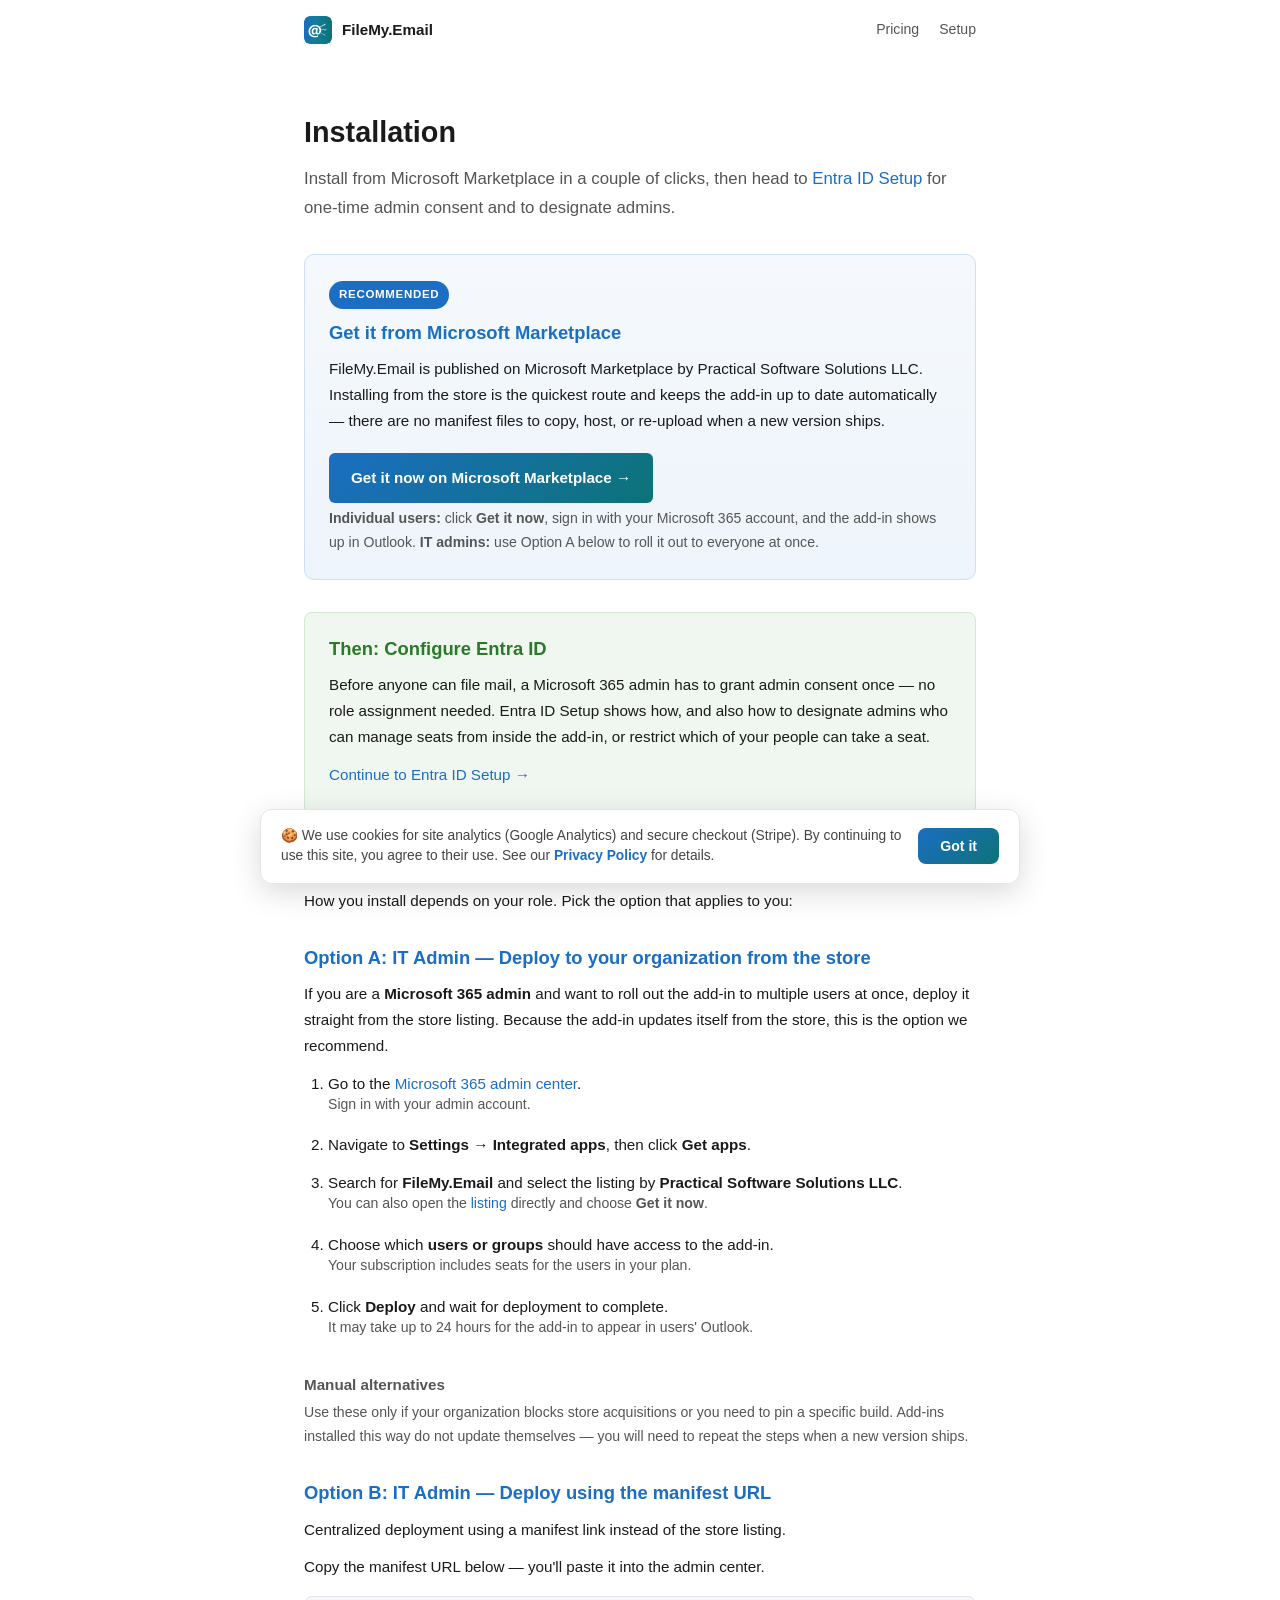
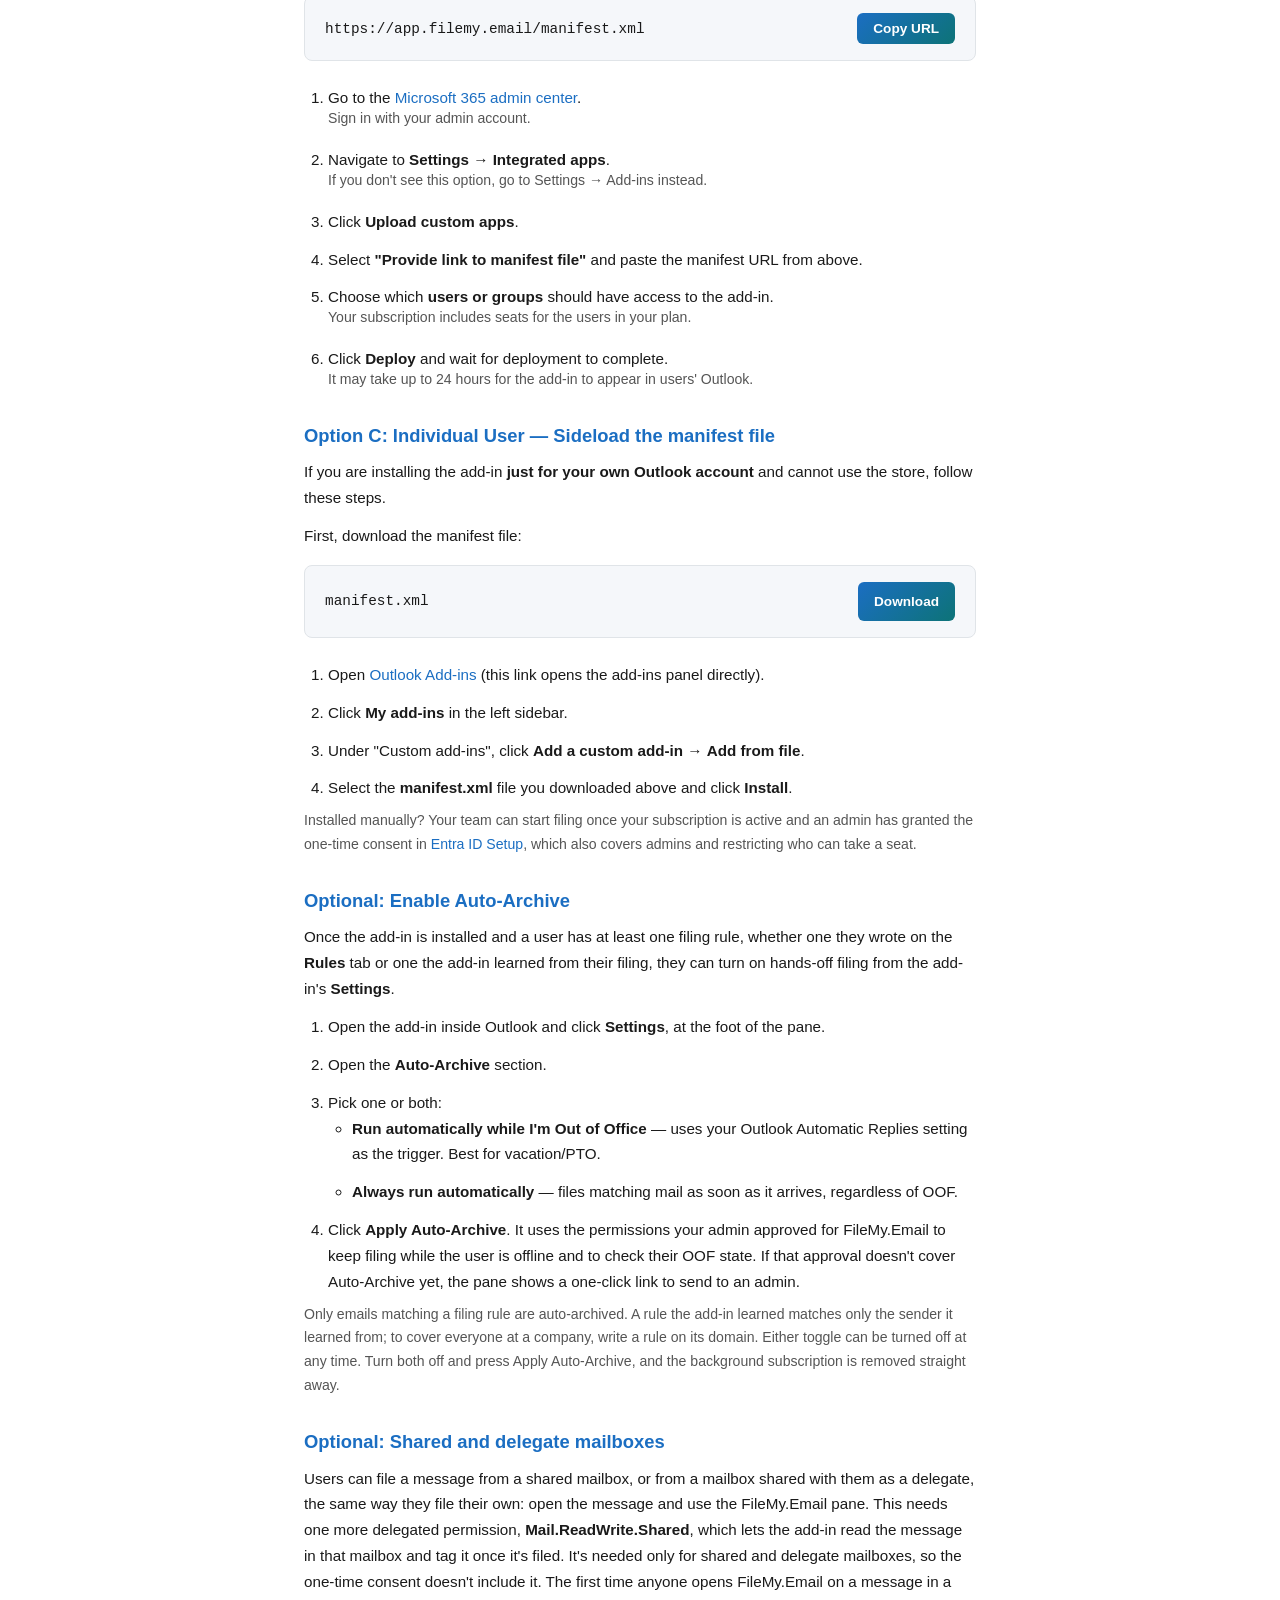
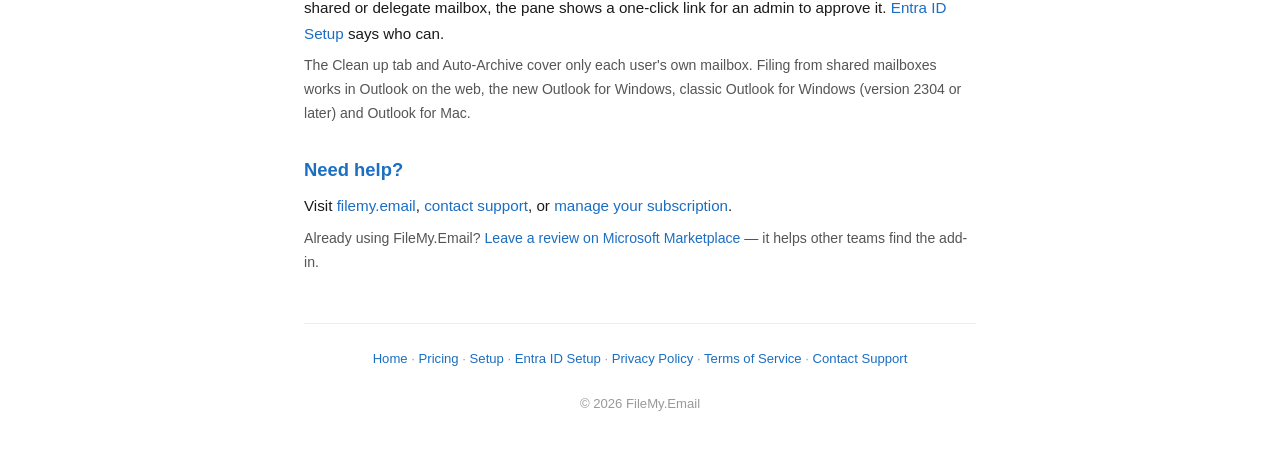
<file: setup.html>
<!DOCTYPE html>
<html lang="en">
<head>
    <!-- Google Tag Manager -->
    <script>(function(w,d,s,l,i){w[l]=w[l]||[];w[l].push({'gtm.start':
    new Date().getTime(),event:'gtm.js'});var f=d.getElementsByTagName(s)[0],
    j=d.createElement(s),dl=l!='dataLayer'?'&l='+l:'';j.async=true;j.src=
    'https://www.googletagmanager.com/gtm.js?id='+i+dl;f.parentNode.insertBefore(j,f);
    })(window,document,'script','dataLayer','GTM-WMH8P2QB');</script>
    <!-- End Google Tag Manager -->
    <!-- Google tag (gtag.js) -->
    <script async src="https://www.googletagmanager.com/gtag/js?id=G-8QC98XTWTR"></script>
    <script>
      window.dataLayer = window.dataLayer || [];
      function gtag(){dataLayer.push(arguments);}
      gtag('js', new Date());

      gtag('config', 'G-8QC98XTWTR');
    </script>
    <meta charset="UTF-8">
    <meta name="viewport" content="width=device-width, initial-scale=1.0">
    <title>Installation — FileMy.Email</title>
    <meta name="description" content="Install the FileMy.Email Outlook add-in from Microsoft Marketplace, or deploy it to your organization. Step-by-step installation guide.">
    <link rel="canonical" href="https://filemy.email/setup">
    <link rel="icon" type="image/png" href="/assets/favicon.png">
    <!-- Open Graph -->
    <meta property="og:type" content="website">
    <meta property="og:url" content="https://filemy.email/setup">
    <meta property="og:title" content="Installation — FileMy.Email">
    <meta property="og:description" content="Install the FileMy.Email Outlook add-in from Microsoft Marketplace, or deploy it to your organization. Step-by-step installation guide.">
    <meta property="og:image" content="https://filemy.email/assets/logo.svg">
    <!-- Twitter Card -->
    <meta name="twitter:card" content="summary">
    <meta name="twitter:title" content="Installation — FileMy.Email">
    <meta name="twitter:description" content="Install the FileMy.Email Outlook add-in from Microsoft Marketplace, or deploy it to your organization. Step-by-step installation guide.">
    <link rel="stylesheet" href="/assets/styles.css">
    <!-- Structured Data -->
    <script type="application/ld+json">
    {
        "@context": "https://schema.org",
        "@type": "BreadcrumbList",
        "itemListElement": [
            {
                "@type": "ListItem",
                "position": 1,
                "name": "Home",
                "item": "https://filemy.email/"
            },
            {
                "@type": "ListItem",
                "position": 2,
                "name": "Setup",
                "item": "https://filemy.email/setup"
            }
        ]
    }
    </script>
    <style>
        .manifest-box {
            background: #f5f7fa;
            border: 1px solid #e0e4e8;
            border-radius: 8px;
            padding: 16px 20px;
            margin: 16px 0 24px;
            display: flex;
            align-items: center;
            gap: 12px;
        }
        .manifest-url {
            flex: 1;
            font-family: 'Cascadia Code', 'Consolas', monospace;
            font-size: 0.9rem;
            color: #1a1a1a;
            word-break: break-all;
        }
        .copy-btn {
            background: linear-gradient(135deg, #1b6ec2, #0d7377);
            color: #fff;
            border: none;
            font-size: 0.85rem;
            font-weight: 600;
            padding: 8px 16px;
            border-radius: 6px;
            cursor: pointer;
            white-space: nowrap;
            transition: opacity 0.2s;
        }
        .copy-btn:hover { opacity: 0.9; }
        .step-detail {
            color: #555;
            font-size: 0.88rem;
            margin-top: -4px;
            margin-bottom: 16px;
        }
        .next-section {
            background: #f0f7f0;
            border: 1px solid #d4e8d4;
            border-radius: 8px;
            padding: 20px 24px;
            margin-top: 24px;
        }
        .next-section h2 { margin-top: 0; color: #2a7a2a; }
        /* Marketplace (recommended) install path */
        .store-box {
            background: linear-gradient(180deg, #f5f9fd, #eef4fb);
            border: 1px solid #cfe0f2;
            border-radius: 10px;
            padding: 24px;
            margin: 24px 0 32px;
        }
        .store-box h2 { margin-top: 8px; }
        .store-badge {
            display: inline-block;
            background: #1b6ec2;
            color: #fff;
            font-size: 0.72rem;
            font-weight: 700;
            letter-spacing: 0.06em;
            text-transform: uppercase;
            padding: 4px 10px;
            border-radius: 999px;
        }
        .store-btn {
            display: inline-block;
            background: linear-gradient(135deg, #1b6ec2, #0d7377);
            color: #fff;
            font-size: 0.95rem;
            font-weight: 600;
            padding: 12px 22px;
            border-radius: 6px;
            margin: 8px 0 4px;
            transition: opacity 0.2s;
        }
        .store-btn:hover { opacity: 0.9; text-decoration: none; color: #fff; }
        .store-note { font-size: 0.88rem; color: #555; margin-bottom: 0; }
        .alt-heading { color: #555; font-size: 0.95rem; margin-top: 32px; }
    </style>
</head>
<body>
    <!-- Google Tag Manager (noscript) -->
    <noscript><iframe src="https://www.googletagmanager.com/ns.html?id=GTM-WMH8P2QB"
    height="0" width="0" style="display:none;visibility:hidden"></iframe></noscript>
    <!-- End Google Tag Manager (noscript) -->
    <div class="top-nav">
        <a href="/" class="brand">
            <img src="/assets/favicon.png" alt="Logo">
            FileMy.Email
        </a>
        <nav>
            <a href="/pricing">Pricing</a>
            <a href="/setup">Setup</a>
        </nav>
    </div>

    <div class="container">
        <h1>Installation</h1>
        <p class="subtitle">Install from Microsoft Marketplace in a couple of clicks, then head to <a href="/entra-setup">Entra ID Setup</a> for one-time admin consent and to designate admins.</p>

        <div class="store-box">
            <span class="store-badge">Recommended</span>
            <h2>Get it from Microsoft Marketplace</h2>
            <p>FileMy.Email is published on Microsoft Marketplace by Practical Software Solutions LLC. Installing from the store is the quickest route and keeps the add-in up to date automatically — there are no manifest files to copy, host, or re-upload when a new version ships.</p>
            <a class="store-btn" href="https://marketplace.microsoft.com/en-us/product/WA200011735" target="_blank" rel="noopener">Get it now on Microsoft Marketplace &rarr;</a>
            <p class="store-note"><strong>Individual users:</strong> click <strong>Get it now</strong>, sign in with your Microsoft 365 account, and the add-in shows up in Outlook. <strong>IT admins:</strong> use Option A below to roll it out to everyone at once.</p>
        </div>

        <div class="next-section">
            <h2>Then: Configure Entra ID</h2>
            <p>Before anyone can file mail, a Microsoft 365 admin has to grant admin consent once — no role assignment needed. Entra ID Setup shows how, and also how to designate admins who can manage seats from inside the add-in, or restrict which of your people can take a seat.</p>
            <p><a href="/entra-setup">Continue to Entra ID Setup &rarr;</a></p>
        </div>

        <h2>Choose your installation method</h2>
        <p>How you install depends on your role. Pick the option that applies to you:</p>

        <h2>Option A: IT Admin — Deploy to your organization from the store</h2>
        <p>If you are a <strong>Microsoft 365 admin</strong> and want to roll out the add-in to multiple users at once, deploy it straight from the store listing. Because the add-in updates itself from the store, this is the option we recommend.</p>

        <ol>
            <li>
                Go to the <a href="https://admin.microsoft.com" target="_blank" rel="noopener">Microsoft 365 admin center</a>.
                <p class="step-detail">Sign in with your admin account.</p>
            </li>
            <li>
                Navigate to <strong>Settings</strong> &rarr; <strong>Integrated apps</strong>, then click <strong>Get apps</strong>.
            </li>
            <li>
                Search for <strong>FileMy.Email</strong> and select the listing by <strong>Practical Software Solutions LLC</strong>.
                <p class="step-detail">You can also open the <a href="https://marketplace.microsoft.com/en-us/product/WA200011735" target="_blank" rel="noopener">listing</a> directly and choose <strong>Get it now</strong>.</p>
            </li>
            <li>
                Choose which <strong>users or groups</strong> should have access to the add-in.
                <p class="step-detail">Your subscription includes seats for the users in your plan.</p>
            </li>
            <li>
                Click <strong>Deploy</strong> and wait for deployment to complete.
                <p class="step-detail">It may take up to 24 hours for the add-in to appear in users' Outlook.</p>
            </li>
        </ol>

        <h2 class="alt-heading">Manual alternatives</h2>
        <p class="step-detail">Use these only if your organization blocks store acquisitions or you need to pin a specific build. Add-ins installed this way do not update themselves — you will need to repeat the steps when a new version ships.</p>

        <h2>Option B: IT Admin — Deploy using the manifest URL</h2>
        <p>Centralized deployment using a manifest link instead of the store listing.</p>

        <p>Copy the manifest URL below — you'll paste it into the admin center.</p>
        <div class="manifest-box">
            <span class="manifest-url" id="manifestUrl">https://app.filemy.email/manifest.xml</span>
            <button class="copy-btn" id="copyBtn" onclick="copyManifest()">Copy URL</button>
        </div>

        <ol>
            <li>
                Go to the <a href="https://admin.microsoft.com" target="_blank" rel="noopener">Microsoft 365 admin center</a>.
                <p class="step-detail">Sign in with your admin account.</p>
            </li>
            <li>
                Navigate to <strong>Settings</strong> &rarr; <strong>Integrated apps</strong>.
                <p class="step-detail">If you don't see this option, go to Settings &rarr; Add-ins instead.</p>
            </li>
            <li>
                Click <strong>Upload custom apps</strong>.
            </li>
            <li>
                Select <strong>"Provide link to manifest file"</strong> and paste the manifest URL from above.
            </li>
            <li>
                Choose which <strong>users or groups</strong> should have access to the add-in.
                <p class="step-detail">Your subscription includes seats for the users in your plan.</p>
            </li>
            <li>
                Click <strong>Deploy</strong> and wait for deployment to complete.
                <p class="step-detail">It may take up to 24 hours for the add-in to appear in users' Outlook.</p>
            </li>
        </ol>

        <h2>Option C: Individual User — Sideload the manifest file</h2>
        <p>If you are installing the add-in <strong>just for your own Outlook account</strong> and cannot use the store, follow these steps.</p>

        <p>First, download the manifest file:</p>
        <div class="manifest-box">
            <span class="manifest-url">manifest.xml</span>
            <a class="copy-btn" href="manifest.xml" download="manifest.xml" style="text-decoration: none; color: #fff;">Download</a>
        </div>

        <ol>
            <li>
                Open <a href="https://aka.ms/olksideload" target="_blank" rel="noopener">Outlook Add-ins</a> (this link opens the add-ins panel directly).
            </li>
            <li>
                Click <strong>My add-ins</strong> in the left sidebar.
            </li>
            <li>
                Under "Custom add-ins", click <strong>Add a custom add-in</strong> &rarr; <strong>Add from file</strong>.
            </li>
            <li>
                Select the <strong>manifest.xml</strong> file you downloaded above and click <strong>Install</strong>.
            </li>
        </ol>

        <p class="step-detail">Installed manually? Your team can start filing once your subscription is active and an admin has granted the one-time consent in <a href="/entra-setup#consent">Entra ID Setup</a>, which also covers admins and restricting who can take a seat.</p>

        <h2>Optional: Enable Auto-Archive</h2>
        <p>Once the add-in is installed and a user has at least one filing rule, whether one they wrote on the <strong>Rules</strong> tab or one the add-in learned from their filing, they can turn on hands-off filing from the add-in's <strong>Settings</strong>.</p>
        <ol>
            <li>Open the add-in inside Outlook and click <strong>Settings</strong>, at the foot of the pane.</li>
            <li>Open the <strong>Auto-Archive</strong> section.</li>
            <li>Pick one or both:
                <ul>
                    <li><strong>Run automatically while I'm Out of Office</strong> &mdash; uses your Outlook Automatic Replies setting as the trigger. Best for vacation/PTO.</li>
                    <li><strong>Always run automatically</strong> &mdash; files matching mail as soon as it arrives, regardless of OOF.</li>
                </ul>
            </li>
            <li>Click <strong>Apply Auto-Archive</strong>. It uses the permissions your admin approved for FileMy.Email to keep filing while the user is offline and to check their OOF state. If that approval doesn't cover Auto-Archive yet, the pane shows a one-click link to send to an admin.</li>
        </ol>
        <p class="step-detail">Only emails matching a filing rule are auto-archived. A rule the add-in learned matches only the sender it learned from; to cover everyone at a company, write a rule on its domain. Either toggle can be turned off at any time. Turn both off and press Apply Auto-Archive, and the background subscription is removed straight away.</p>

        <h2>Optional: Shared and delegate mailboxes</h2>
        <p>Users can file a message from a shared mailbox, or from a mailbox shared with them as a delegate, the same way they file their own: open the message and use the FileMy.Email pane. This needs one more delegated permission, <strong>Mail.ReadWrite.Shared</strong>, which lets the add-in read the message in that mailbox and tag it once it's filed. It's needed only for shared and delegate mailboxes, so the one-time consent doesn't include it. The first time anyone opens FileMy.Email on a message in a shared or delegate mailbox, the pane shows a one-click link for an admin to approve it. <a href="/entra-setup#shared-mailboxes">Entra ID Setup</a> says who can.</p>
        <p class="step-detail">The Clean up tab and Auto-Archive cover only each user's own mailbox. Filing from shared mailboxes works in Outlook on the web, the new Outlook for Windows, classic Outlook for Windows (version 2304 or later) and Outlook for Mac.</p>

        <h2>Need help?</h2>
        <p>Visit <a href="https://filemy.email">filemy.email</a>, <a href="#" onclick="revealEmail(event, this)">contact support</a>, or <a href="https://billing.stripe.com/p/login/28E6oJ78vcW0bY29dQak000">manage your subscription</a>.</p>
        <p class="step-detail">Already using FileMy.Email? <a href="https://marketplace.microsoft.com/en-us/product/WA200011735" target="_blank" rel="noopener">Leave a review on Microsoft Marketplace</a> — it helps other teams find the add-in.</p>

        <footer>
            <a href="/">Home</a> &middot; <a href="/pricing">Pricing</a> &middot; <a href="/setup">Setup</a> &middot; <a href="/entra-setup">Entra ID Setup</a> &middot; <a href="/privacy">Privacy Policy</a> &middot; <a href="/terms">Terms of Service</a> &middot; <a href="#" onclick="revealEmail(event, this)">Contact Support</a><br><br>
            &copy; 2026 FileMy.Email
        </footer>
    </div>

    <script>
        function copyManifest() {
            var url = document.getElementById('manifestUrl').textContent;
            navigator.clipboard.writeText(url).then(function() {
                var btn = document.getElementById('copyBtn');
                btn.textContent = 'Copied!';
                setTimeout(function() { btn.textContent = 'Copy'; }, 2000);
            });
        }

        function revealEmail(e, el) {
            e.preventDefault();
            var u = 'support', d = 'filemy.email';
            var addr = u + '@' + d;
            el.href = 'mail' + 'to:' + addr;
            el.textContent = addr;
            el.onclick = null;
            window.location.href = el.href;
        }
    </script>
    <script src="/assets/cookie-banner.js" defer></script>
</body>
</html>
</file>
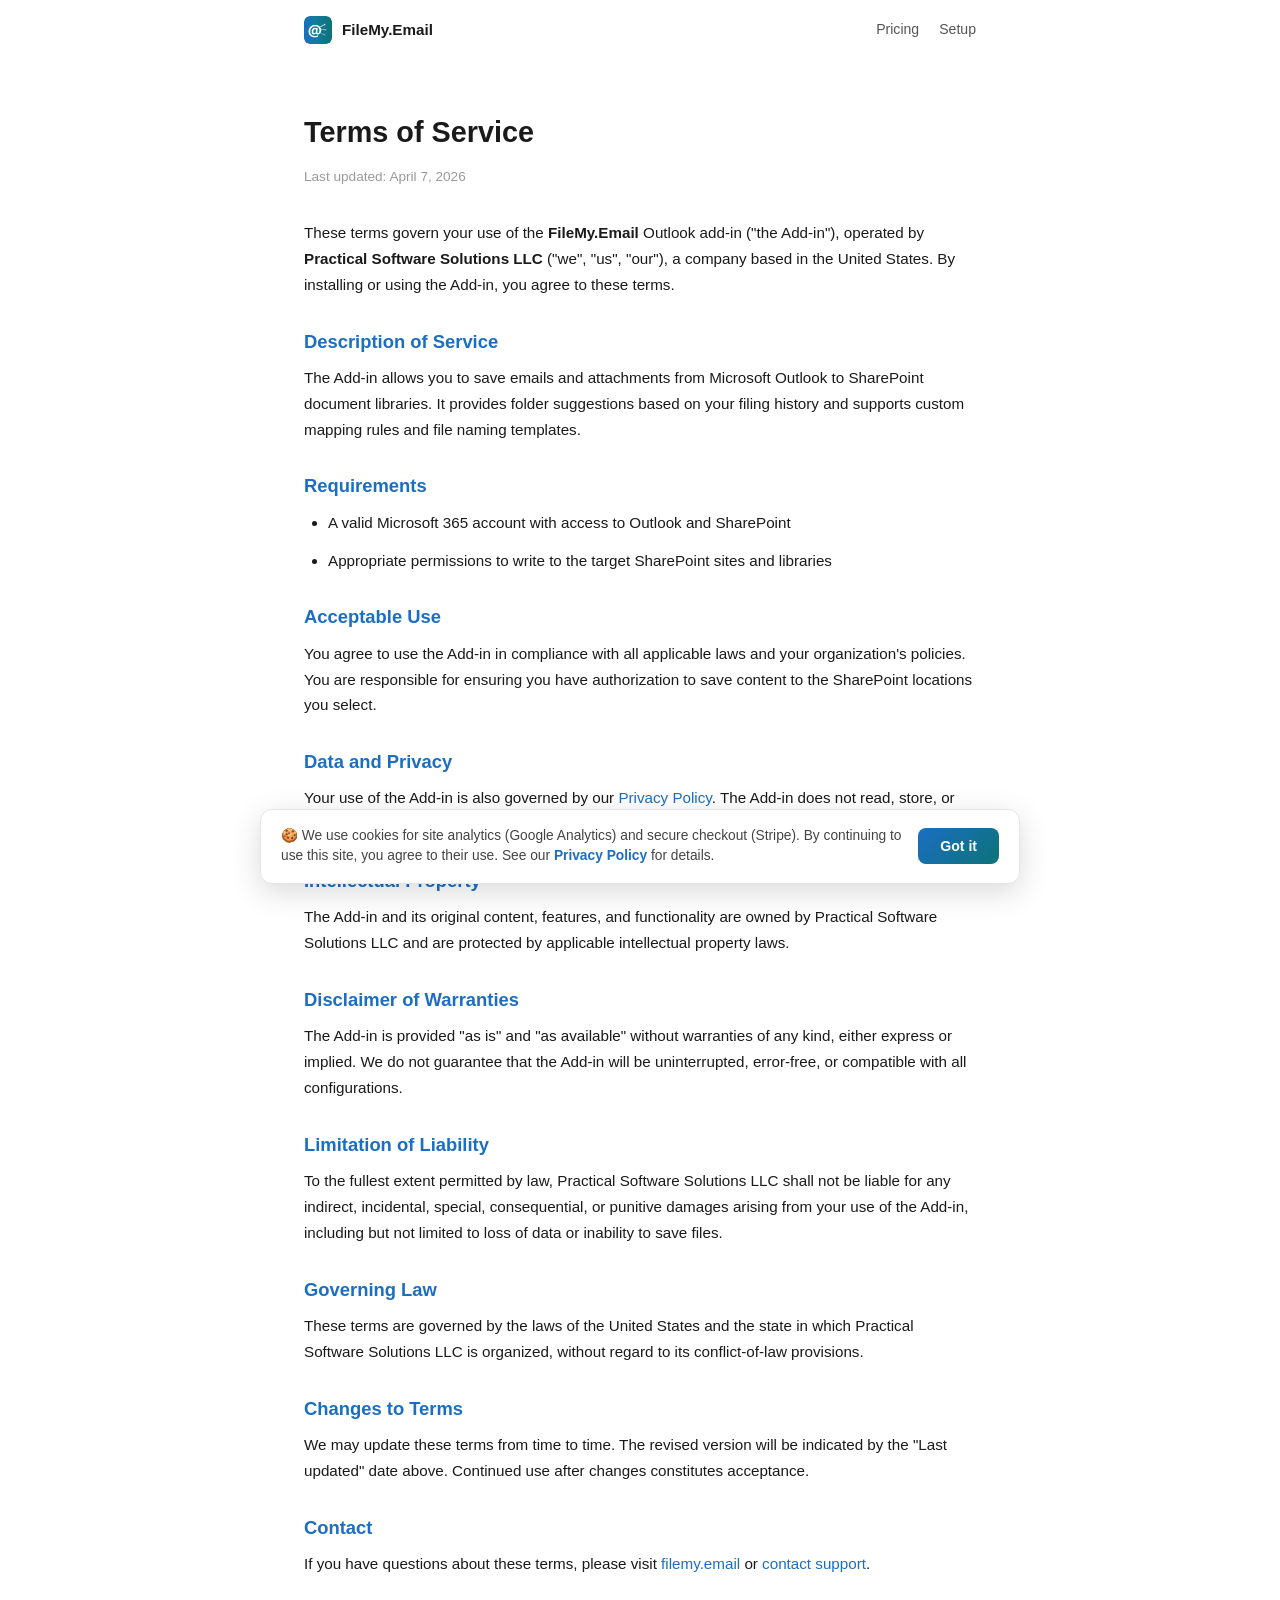
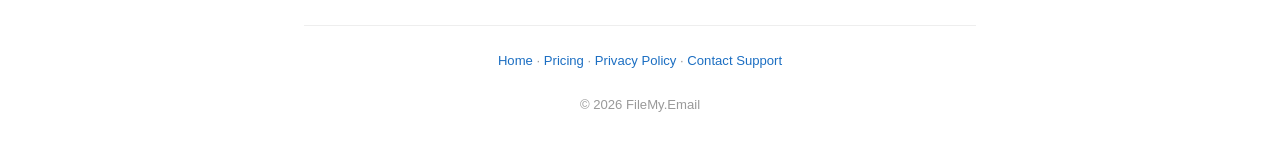
<file: terms.html>
<!DOCTYPE html>
<html lang="en">
<head>
    <!-- Google Tag Manager -->
    <script>(function(w,d,s,l,i){w[l]=w[l]||[];w[l].push({'gtm.start':
    new Date().getTime(),event:'gtm.js'});var f=d.getElementsByTagName(s)[0],
    j=d.createElement(s),dl=l!='dataLayer'?'&l='+l:'';j.async=true;j.src=
    'https://www.googletagmanager.com/gtm.js?id='+i+dl;f.parentNode.insertBefore(j,f);
    })(window,document,'script','dataLayer','GTM-WMH8P2QB');</script>
    <!-- End Google Tag Manager -->
    <!-- Google tag (gtag.js) -->
    <script async src="https://www.googletagmanager.com/gtag/js?id=G-8QC98XTWTR"></script>
    <script>
      window.dataLayer = window.dataLayer || [];
      function gtag(){dataLayer.push(arguments);}
      gtag('js', new Date());

      gtag('config', 'G-8QC98XTWTR');
    </script>
    <meta charset="UTF-8">
    <meta name="viewport" content="width=device-width, initial-scale=1.0">
    <title>Terms of Service — FileMy.Email</title>
    <meta name="description" content="Terms of service for the FileMy.Email Outlook add-in. Usage requirements, acceptable use, and liability information.">
    <link rel="canonical" href="https://filemy.email/terms">
    <link rel="icon" type="image/png" href="/assets/favicon.png">
    <!-- Open Graph -->
    <meta property="og:type" content="website">
    <meta property="og:url" content="https://filemy.email/terms">
    <meta property="og:title" content="Terms of Service — FileMy.Email">
    <meta property="og:description" content="Terms of service for the FileMy.Email Outlook add-in. Usage requirements, acceptable use, and liability information.">
    <meta property="og:image" content="https://filemy.email/assets/logo.svg">
    <!-- Twitter Card -->
    <meta name="twitter:card" content="summary">
    <meta name="twitter:title" content="Terms of Service — FileMy.Email">
    <meta name="twitter:description" content="Terms of service for the FileMy.Email Outlook add-in. Usage requirements, acceptable use, and liability information.">
    <link rel="stylesheet" href="/assets/styles.css">
    <!-- Structured Data -->
    <script type="application/ld+json">
    {
        "@context": "https://schema.org",
        "@type": "BreadcrumbList",
        "itemListElement": [
            {
                "@type": "ListItem",
                "position": 1,
                "name": "Home",
                "item": "https://filemy.email/"
            },
            {
                "@type": "ListItem",
                "position": 2,
                "name": "Terms of Service",
                "item": "https://filemy.email/terms"
            }
        ]
    }
    </script>
</head>
<body>
    <!-- Google Tag Manager (noscript) -->
    <noscript><iframe src="https://www.googletagmanager.com/ns.html?id=GTM-WMH8P2QB"
    height="0" width="0" style="display:none;visibility:hidden"></iframe></noscript>
    <!-- End Google Tag Manager (noscript) -->
    <div class="top-nav">
        <a href="/" class="brand">
            <img src="/assets/favicon.png" alt="Logo">
            FileMy.Email
        </a>
        <nav>
            <a href="/pricing">Pricing</a>
            <a href="/setup">Setup</a>
        </nav>
    </div>

    <div class="container">
        <h1>Terms of Service</h1>
        <p class="updated">Last updated: April 7, 2026</p>

        <p>These terms govern your use of the <strong>FileMy.Email</strong> Outlook add-in ("the Add-in"), operated by <strong>Practical Software Solutions LLC</strong> ("we", "us", "our"), a company based in the United States. By installing or using the Add-in, you agree to these terms.</p>

        <h2>Description of Service</h2>
        <p>The Add-in allows you to save emails and attachments from Microsoft Outlook to SharePoint document libraries. It provides folder suggestions based on your filing history and supports custom mapping rules and file naming templates.</p>

        <h2>Requirements</h2>
        <ul>
            <li>A valid Microsoft 365 account with access to Outlook and SharePoint</li>
            <li>Appropriate permissions to write to the target SharePoint sites and libraries</li>
        </ul>

        <h2>Acceptable Use</h2>
        <p>You agree to use the Add-in in compliance with all applicable laws and your organization's policies. You are responsible for ensuring you have authorization to save content to the SharePoint locations you select.</p>

        <h2>Data and Privacy</h2>
        <p>Your use of the Add-in is also governed by our <a href="/privacy">Privacy Policy</a>. The Add-in does not read, store, or transmit email content beyond what is necessary to perform the save operation you initiate.</p>

        <h2>Intellectual Property</h2>
        <p>The Add-in and its original content, features, and functionality are owned by Practical Software Solutions LLC and are protected by applicable intellectual property laws.</p>

        <h2>Disclaimer of Warranties</h2>
        <p>The Add-in is provided "as is" and "as available" without warranties of any kind, either express or implied. We do not guarantee that the Add-in will be uninterrupted, error-free, or compatible with all configurations.</p>

        <h2>Limitation of Liability</h2>
        <p>To the fullest extent permitted by law, Practical Software Solutions LLC shall not be liable for any indirect, incidental, special, consequential, or punitive damages arising from your use of the Add-in, including but not limited to loss of data or inability to save files.</p>

        <h2>Governing Law</h2>
        <p>These terms are governed by the laws of the United States and the state in which Practical Software Solutions LLC is organized, without regard to its conflict-of-law provisions.</p>

        <h2>Changes to Terms</h2>
        <p>We may update these terms from time to time. The revised version will be indicated by the "Last updated" date above. Continued use after changes constitutes acceptance.</p>

        <h2>Contact</h2>
        <p>If you have questions about these terms, please visit <a href="https://filemy.email">filemy.email</a> or <a href="#" onclick="revealEmail(event, this)">contact support</a>.</p>

        <footer>
            <a href="/">Home</a> &middot; <a href="/pricing">Pricing</a> &middot; <a href="/privacy">Privacy Policy</a> &middot; <a href="#" onclick="revealEmail(event, this)">Contact Support</a><br><br>
            &copy; 2026 FileMy.Email
        </footer>
    </div>

    <script>
        function revealEmail(e, el) {
            e.preventDefault();
            var u = 'support', d = 'filemy.email';
            var addr = u + '@' + d;
            el.href = 'mail' + 'to:' + addr;
            el.textContent = addr;
            el.onclick = null;
            window.location.href = el.href;
        }
    </script>
    <script src="/assets/cookie-banner.js" defer></script>
</body>
</html>
</file>
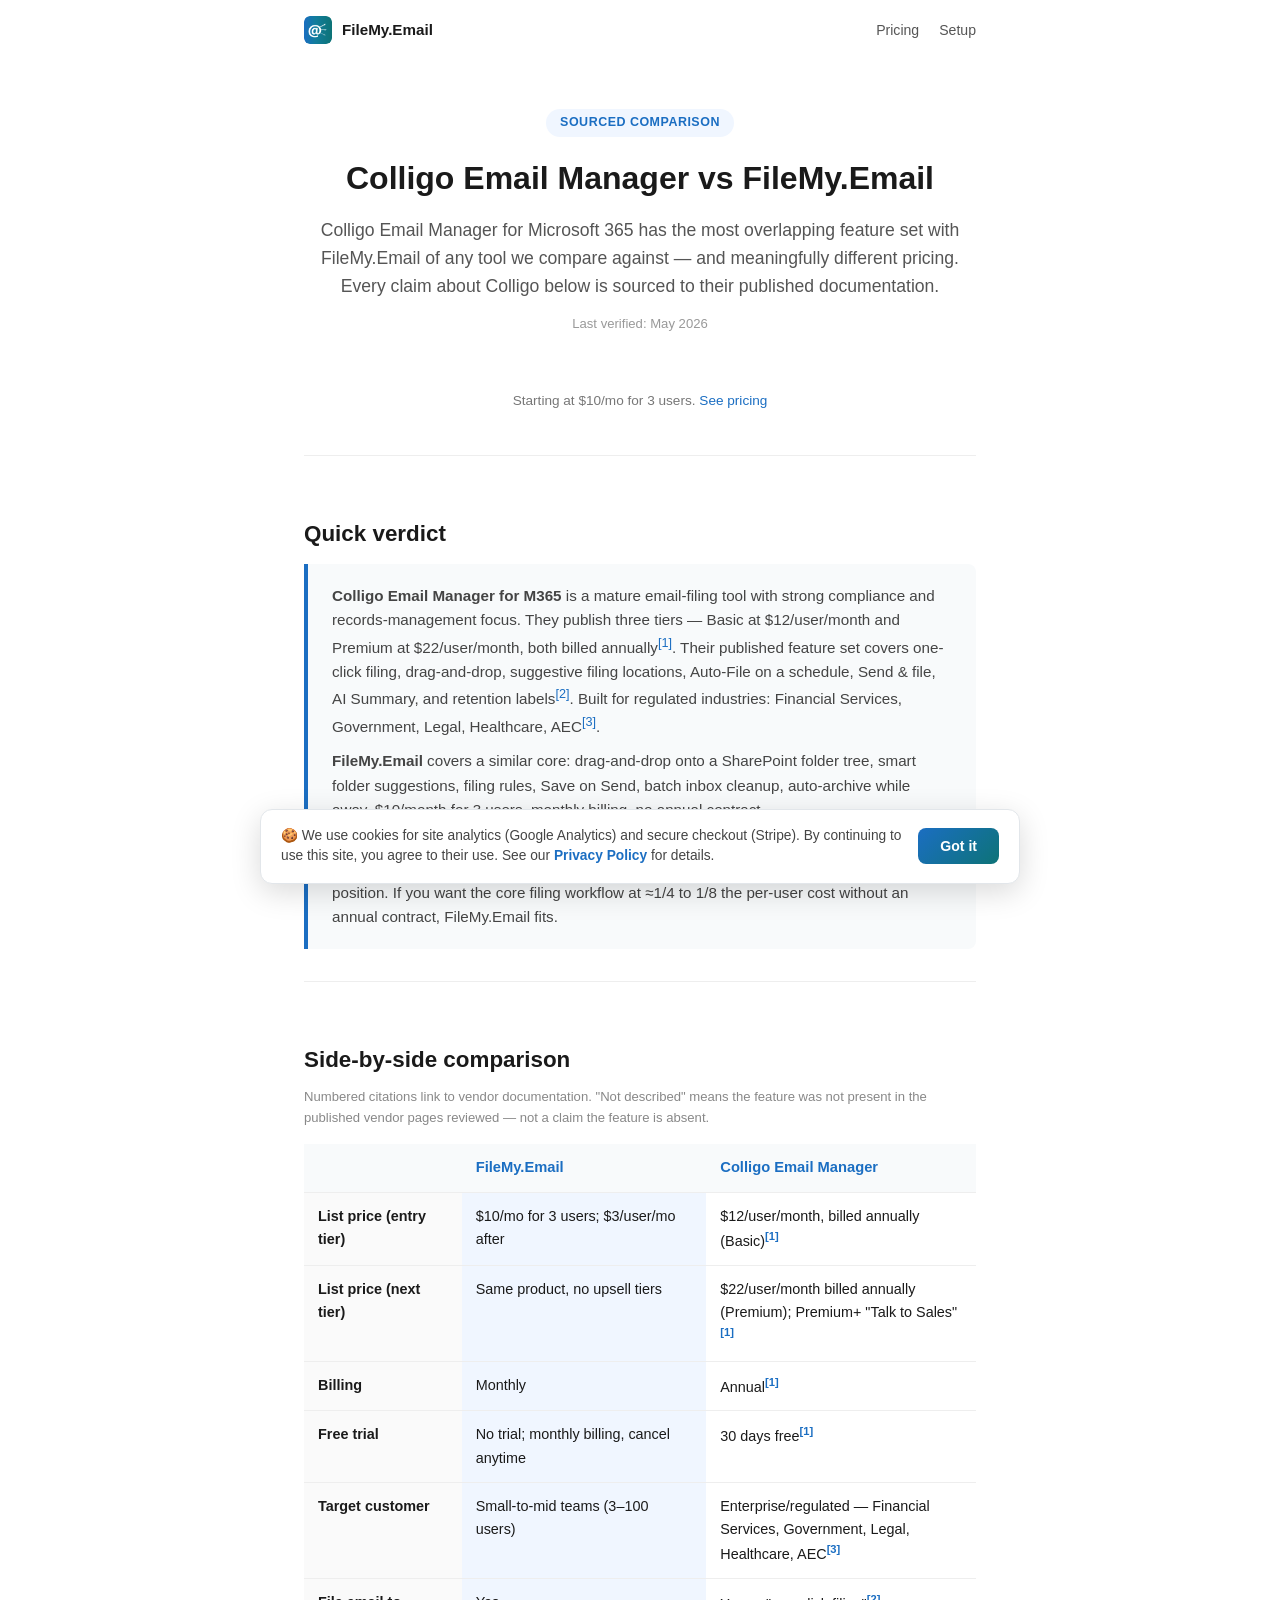
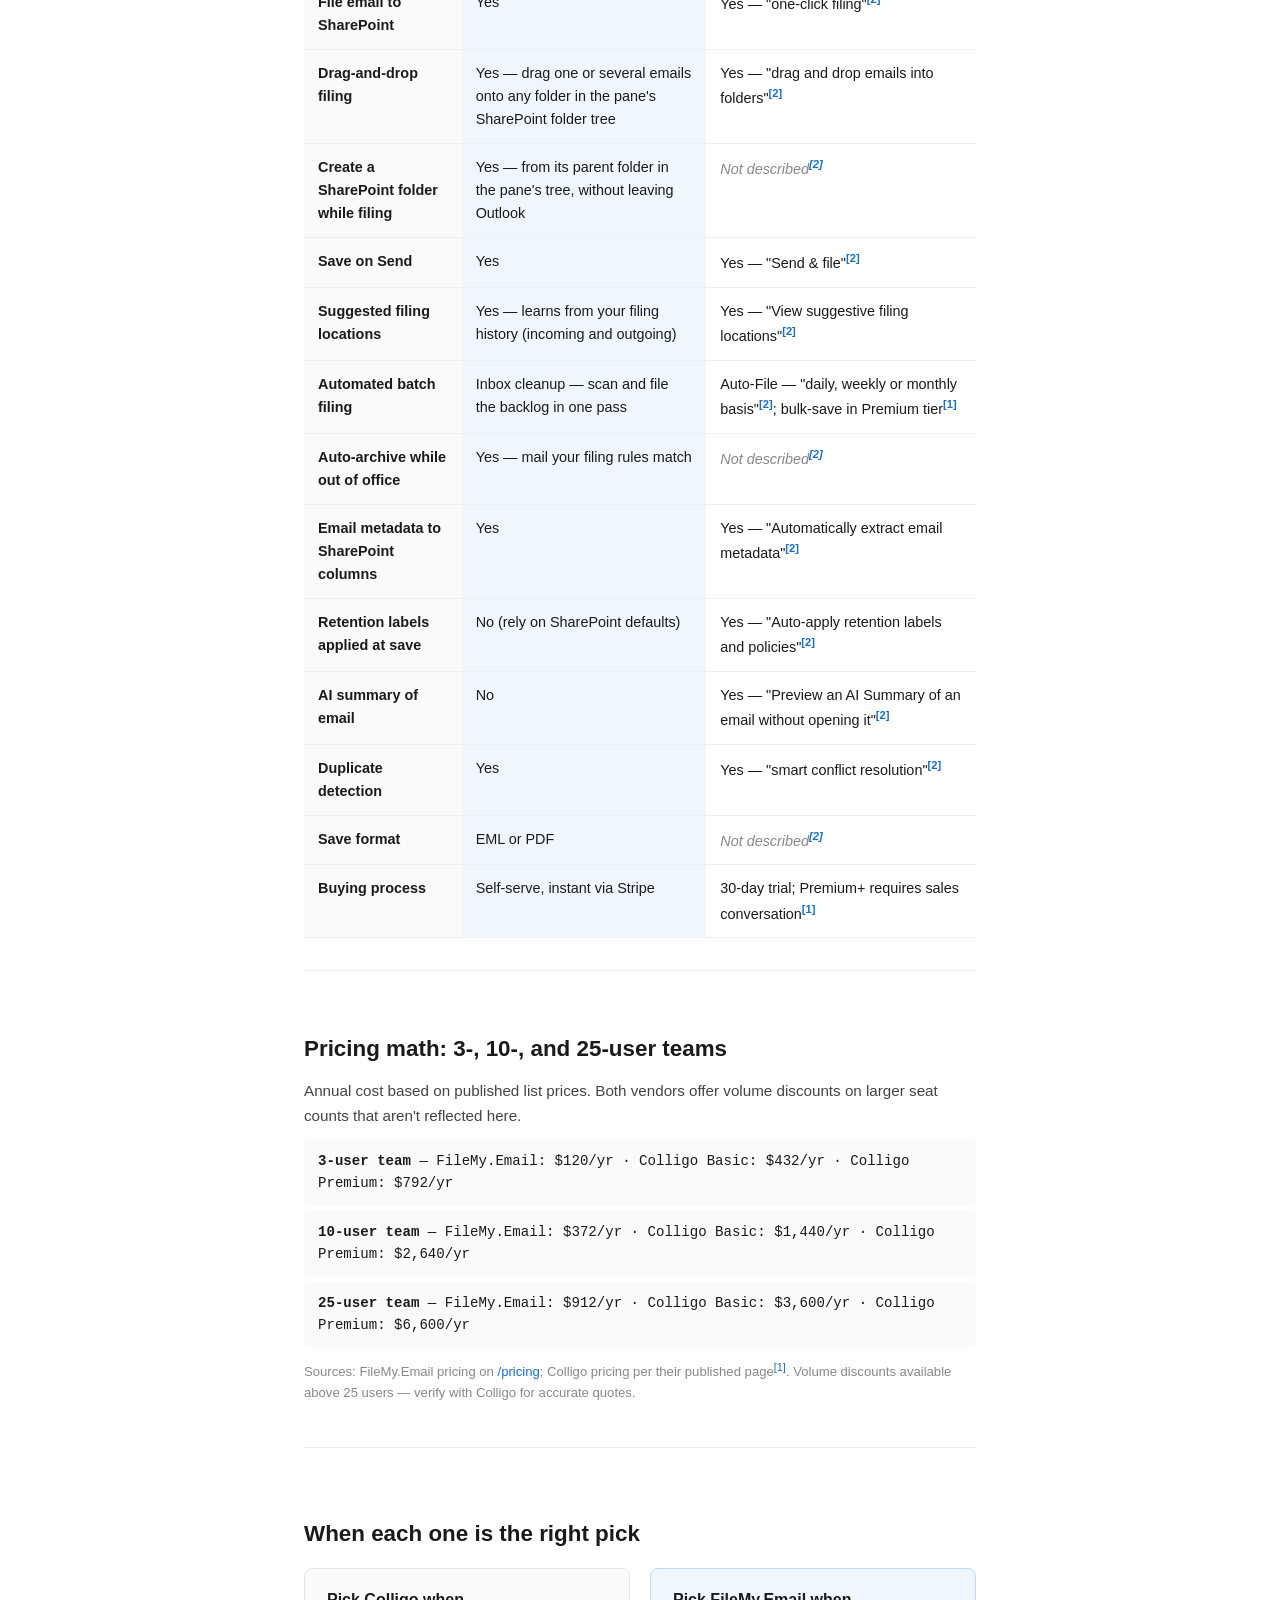
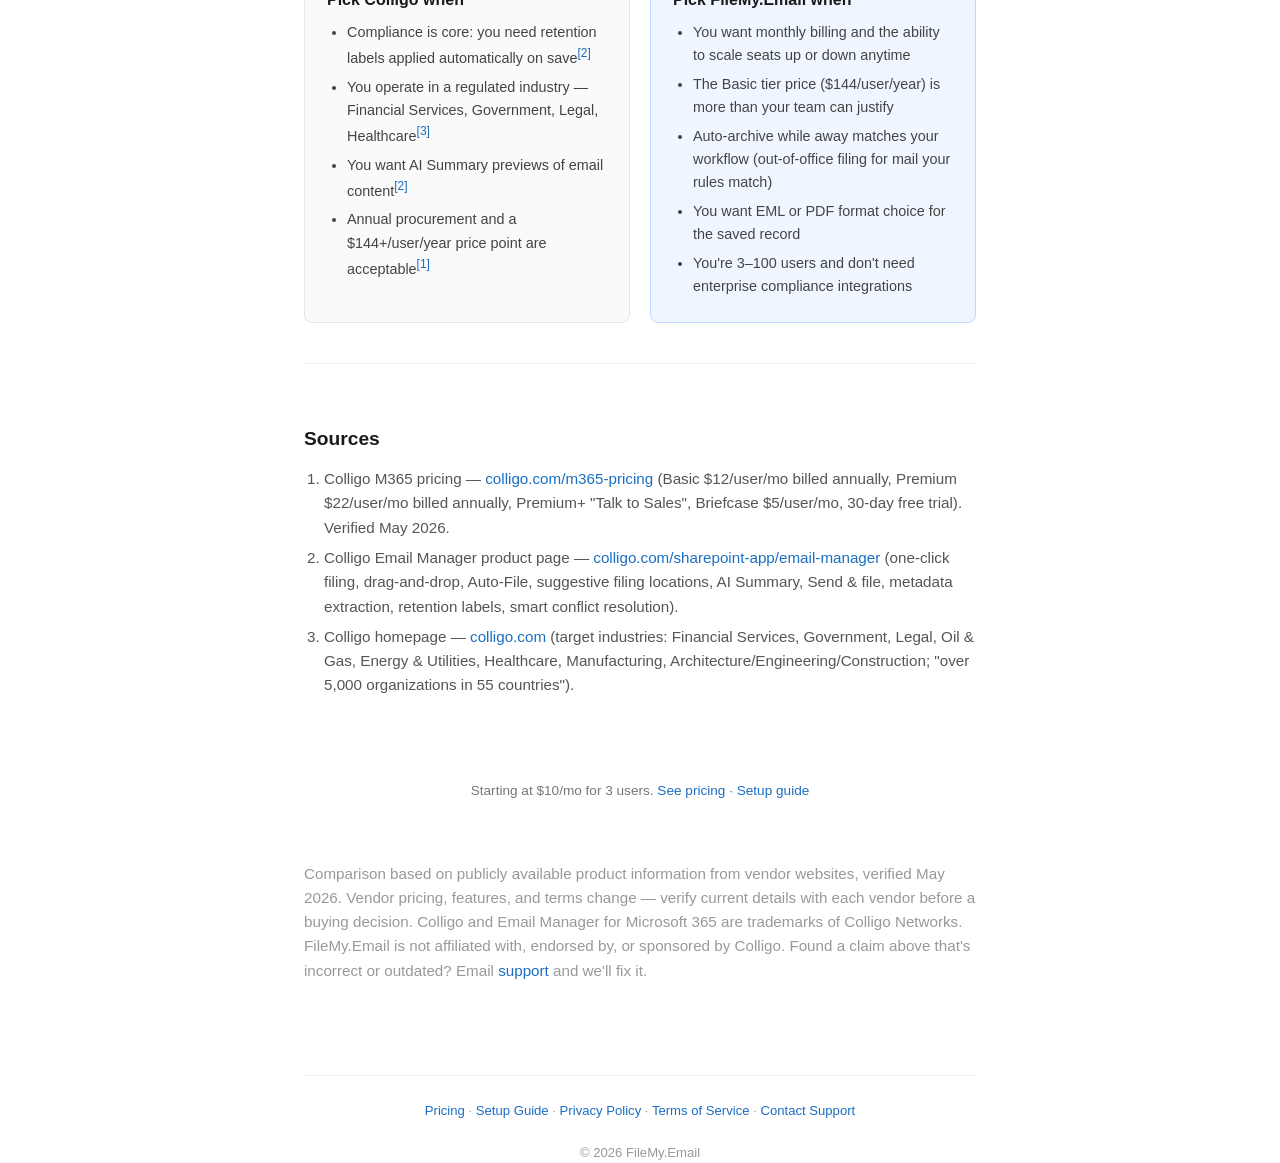
<file: compare/colligo.html>
<!DOCTYPE html>
<html lang="en">
<head>
    <!-- Google Tag Manager -->
    <script>(function(w,d,s,l,i){w[l]=w[l]||[];w[l].push({'gtm.start':
    new Date().getTime(),event:'gtm.js'});var f=d.getElementsByTagName(s)[0],
    j=d.createElement(s),dl=l!='dataLayer'?'&l='+l:'';j.async=true;j.src=
    'https://www.googletagmanager.com/gtm.js?id='+i+dl;f.parentNode.insertBefore(j,f);
    })(window,document,'script','dataLayer','GTM-WMH8P2QB');</script>
    <!-- End Google Tag Manager -->
    <script async src="https://www.googletagmanager.com/gtag/js?id=G-8QC98XTWTR"></script>
    <script>
      window.dataLayer = window.dataLayer || [];
      function gtag(){dataLayer.push(arguments);}
      gtag('js', new Date());
      gtag('config', 'G-8QC98XTWTR');
    </script>
    <meta charset="UTF-8">
    <meta name="viewport" content="width=device-width, initial-scale=1.0">
    <title>Colligo Email Manager vs FileMy.Email — Sourced Comparison</title>
    <meta name="description" content="Colligo Email Manager vs FileMy.Email: pricing tiers, Auto-File vs learned suggestions, retention labels, and AI Summary. Every claim sourced.">
    <link rel="canonical" href="https://filemy.email/compare/colligo">
    <link rel="icon" type="image/png" href="/assets/favicon.png">
    <meta property="og:type" content="website">
    <meta property="og:url" content="https://filemy.email/compare/colligo">
    <meta property="og:title" content="Colligo Email Manager vs FileMy.Email — Sourced Comparison">
    <meta property="og:description" content="Colligo Email Manager vs FileMy.Email: pricing tiers, Auto-File vs learned suggestions, retention labels, and AI Summary. Every claim sourced.">
    <meta property="og:image" content="https://filemy.email/assets/logo.svg">
    <meta name="twitter:card" content="summary">
    <meta name="twitter:title" content="Colligo vs FileMy.Email">
    <meta name="twitter:description" content="Colligo Email Manager vs FileMy.Email: pricing tiers, Auto-File vs learned suggestions, retention labels, and AI Summary. Every claim sourced.">
    <link rel="stylesheet" href="/assets/styles.css">
    <script type="application/ld+json">
    {
        "@context": "https://schema.org",
        "@type": "BreadcrumbList",
        "itemListElement": [
            {"@type": "ListItem", "position": 1, "name": "Home", "item": "https://filemy.email/"},
            {"@type": "ListItem", "position": 2, "name": "Compare", "item": "https://filemy.email/compare/"},
            {"@type": "ListItem", "position": 3, "name": "vs Colligo", "item": "https://filemy.email/compare/colligo"}
        ]
    }
    </script>
    <style>
        body { line-height: 1.6; }
        .container { padding: 0 24px; }
        header { padding: 48px 0 0; text-align: center; }
        .compare-tag { display: inline-block; background: #f0f6ff; color: #1b6ec2; padding: 4px 14px; border-radius: 20px; font-size: 0.78rem; font-weight: 600; letter-spacing: 0.04em; text-transform: uppercase; margin-bottom: 16px; }
        h1 { font-size: 2rem; font-weight: 700; color: #1a1a1a; margin-bottom: 12px; }
        .tagline { font-size: 1.1rem; color: #555; max-width: 640px; margin: 0 auto; }
        .last-updated { font-size: 0.82rem; color: #999; margin-top: 12px; }
        .cta { text-align: center; padding: 32px 0; }
        .cta-subtext { font-size: 0.85rem; color: #777; margin-top: 12px; }

        .verdict { padding: 32px 0; border-top: 1px solid #eee; }
        .verdict h2 { font-size: 1.4rem; color: #1a1a1a; margin-bottom: 12px; border: 0; }
        .verdict-box { background: #f8fafb; border-left: 4px solid #1b6ec2; padding: 20px 24px; border-radius: 0 8px 8px 0; }
        .verdict-box p { font-size: 0.95rem; color: #444; margin-bottom: 10px; }
        .verdict-box p:last-child { margin-bottom: 0; }

        .compare-table-wrap { padding: 32px 0; border-top: 1px solid #eee; }
        .compare-table-wrap h2 { font-size: 1.4rem; color: #1a1a1a; margin-bottom: 8px; border: 0; }
        .compare-table-wrap .source-note { font-size: 0.82rem; color: #888; margin-bottom: 16px; }
        .compare-table { width: 100%; border-collapse: collapse; margin-top: 12px; font-size: 0.9rem; }
        .compare-table th, .compare-table td { padding: 12px 14px; border-bottom: 1px solid #eee; text-align: left; vertical-align: top; }
        .compare-table thead th { background: #f8fafb; font-weight: 600; color: #1b6ec2; font-size: 0.92rem; }
        .compare-table th.row-label { font-weight: 600; color: #1a1a1a; background: #fafafa; }
        .compare-table td.us { background: #f0f6ff; }
        .compare-table sup { color: #1b6ec2; font-weight: 600; font-size: 0.7rem; }
        .compare-table sup a { color: #1b6ec2; text-decoration: none; }
        .compare-table sup a:hover { text-decoration: underline; }
        .compare-table .nm { color: #888; font-style: italic; }

        .pricing-math { padding: 32px 0; border-top: 1px solid #eee; }
        .pricing-math h2 { font-size: 1.4rem; color: #1a1a1a; margin-bottom: 12px; border: 0; }
        .pricing-math p { font-size: 0.95rem; color: #444; margin-bottom: 12px; }
        .pricing-math .math-row { background: #f8fafb; border-radius: 6px; padding: 10px 14px; margin: 6px 0; font-family: 'Consolas', 'Monaco', monospace; font-size: 0.88rem; color: #1a1a1a; }

        .when-section { padding: 40px 0; border-top: 1px solid #eee; }
        .when-section h2 { font-size: 1.4rem; color: #1a1a1a; margin-bottom: 16px; border: 0; }
        .when-grid { display: grid; grid-template-columns: 1fr 1fr; gap: 20px; margin-top: 16px; }
        .when-card { padding: 18px 22px; border-radius: 8px; }
        .when-card.them { background: #fafafa; border: 1px solid #e6e6e6; }
        .when-card.us { background: #f0f6ff; border: 1px solid #bcdcff; }
        .when-card h3 { font-size: 1rem; font-weight: 600; color: #1a1a1a; margin-bottom: 8px; }
        .when-card ul { margin: 0; padding-left: 20px; }
        .when-card li { font-size: 0.9rem; color: #444; margin-bottom: 6px; }

        .sources-section { padding: 32px 0; border-top: 1px solid #eee; }
        .sources-section h2 { font-size: 1.2rem; color: #1a1a1a; margin-bottom: 12px; border: 0; }
        .sources-section ol { font-size: 0.85rem; color: #555; padding-left: 20px; }
        .sources-section li { margin-bottom: 6px; word-break: break-word; }
        .sources-section a { color: #1b6ec2; word-break: break-word; }

        .disclaimer { padding: 16px 0 32px; font-size: 0.78rem; color: #999; line-height: 1.6; }

        @media (max-width: 600px) {
            .when-grid { grid-template-columns: 1fr; }
            h1 { font-size: 1.6rem; }
            .tagline { font-size: 1rem; }
            .compare-table { font-size: 0.84rem; }
            .compare-table th, .compare-table td { padding: 8px 10px; }
        }
    </style>
</head>
<body>
    <noscript><iframe src="https://www.googletagmanager.com/ns.html?id=GTM-WMH8P2QB" height="0" width="0" style="display:none;visibility:hidden"></iframe></noscript>
    <div class="top-nav">
        <a href="/" class="brand"><img src="/assets/favicon.png" alt="Logo"> FileMy.Email</a>
        <nav>
            <a href="/pricing">Pricing</a>
            <a href="/setup">Setup</a>
        </nav>
    </div>

    <div class="container">
        <header>
            <div class="compare-tag">Sourced Comparison</div>
            <h1>Colligo Email Manager vs FileMy.Email</h1>
            <p class="tagline">Colligo Email Manager for Microsoft 365 has the most overlapping feature set with FileMy.Email of any tool we compare against — and meaningfully different pricing. Every claim about Colligo below is sourced to their published documentation.</p>
            <p class="last-updated">Last verified: May 2026</p>
        </header>

        <div class="cta">
            <script async src="https://js.stripe.com/v3/buy-button.js"></script>
            <stripe-buy-button
                buy-button-id="buy_btn_1TJgSVRuSKZAORtNCc5XjvFF"
                publishable-key="pk_live_51TJeBURuSKZAORtNDq1LHzVpoXTW8vintdAn0pGvA5uo488Pqo7yJBjYeLDwfUP9SOKTmkicPPeudSqEQhWIHvnu00nvsv8X0u"
            ></stripe-buy-button>
            <p class="cta-subtext">Starting at $10/mo for 3 users. <a href="/pricing">See pricing</a></p>
        </div>

        <section class="verdict">
            <h2>Quick verdict</h2>
            <div class="verdict-box">
                <p><strong>Colligo Email Manager for M365</strong> is a mature email-filing tool with strong compliance and records-management focus. They publish three tiers — Basic at $12/user/month and Premium at $22/user/month, both billed annually<sup><a href="#s1">[1]</a></sup>. Their published feature set covers one-click filing, drag-and-drop, suggestive filing locations, Auto-File on a schedule, Send &amp; file, AI Summary, and retention labels<sup><a href="#s2">[2]</a></sup>. Built for regulated industries: Financial Services, Government, Legal, Healthcare, AEC<sup><a href="#s3">[3]</a></sup>.</p>
                <p><strong>FileMy.Email</strong> covers a similar core: drag-and-drop onto a SharePoint folder tree, smart folder suggestions, filing rules, Save on Send, batch inbox cleanup, auto-archive while away. $10/month for 3 users, monthly billing, no annual contract.</p>
                <p>The honest tradeoff: if regulatory features (retention labels applied at save, AI Summary, deeper compliance integrations) are a hard requirement, Colligo earned its enterprise position. If you want the core filing workflow at &approx;1/4 to 1/8 the per-user cost without an annual contract, FileMy.Email fits.</p>
            </div>
        </section>

        <section class="compare-table-wrap">
            <h2>Side-by-side comparison</h2>
            <p class="source-note">Numbered citations link to vendor documentation. "Not described" means the feature was not present in the published vendor pages reviewed — not a claim the feature is absent.</p>
            <table class="compare-table">
                <thead>
                    <tr>
                        <th>&nbsp;</th>
                        <th>FileMy.Email</th>
                        <th>Colligo Email Manager</th>
                    </tr>
                </thead>
                <tbody>
                    <tr>
                        <th class="row-label">List price (entry tier)</th>
                        <td class="us">$10/mo for 3 users; $3/user/mo after</td>
                        <td>$12/user/month, billed annually (Basic)<sup><a href="#s1">[1]</a></sup></td>
                    </tr>
                    <tr>
                        <th class="row-label">List price (next tier)</th>
                        <td class="us">Same product, no upsell tiers</td>
                        <td>$22/user/month billed annually (Premium); Premium+ "Talk to Sales"<sup><a href="#s1">[1]</a></sup></td>
                    </tr>
                    <tr>
                        <th class="row-label">Billing</th>
                        <td class="us">Monthly</td>
                        <td>Annual<sup><a href="#s1">[1]</a></sup></td>
                    </tr>
                    <tr>
                        <th class="row-label">Free trial</th>
                        <td class="us">No trial; monthly billing, cancel anytime</td>
                        <td>30 days free<sup><a href="#s1">[1]</a></sup></td>
                    </tr>
                    <tr>
                        <th class="row-label">Target customer</th>
                        <td class="us">Small-to-mid teams (3–100 users)</td>
                        <td>Enterprise/regulated — Financial Services, Government, Legal, Healthcare, AEC<sup><a href="#s3">[3]</a></sup></td>
                    </tr>
                    <tr>
                        <th class="row-label">File email to SharePoint</th>
                        <td class="us">Yes</td>
                        <td>Yes — "one-click filing"<sup><a href="#s2">[2]</a></sup></td>
                    </tr>
                    <tr>
                        <th class="row-label">Drag-and-drop filing</th>
                        <td class="us">Yes — drag one or several emails onto any folder in the pane's SharePoint folder tree</td>
                        <td>Yes — "drag and drop emails into folders"<sup><a href="#s2">[2]</a></sup></td>
                    </tr>
                    <tr>
                        <th class="row-label">Create a SharePoint folder while filing</th>
                        <td class="us">Yes — from its parent folder in the pane's tree, without leaving Outlook</td>
                        <td class="nm">Not described<sup><a href="#s2">[2]</a></sup></td>
                    </tr>
                    <tr>
                        <th class="row-label">Save on Send</th>
                        <td class="us">Yes</td>
                        <td>Yes — "Send &amp; file"<sup><a href="#s2">[2]</a></sup></td>
                    </tr>
                    <tr>
                        <th class="row-label">Suggested filing locations</th>
                        <td class="us">Yes — learns from your filing history (incoming and outgoing)</td>
                        <td>Yes — "View suggestive filing locations"<sup><a href="#s2">[2]</a></sup></td>
                    </tr>
                    <tr>
                        <th class="row-label">Automated batch filing</th>
                        <td class="us">Inbox cleanup — scan and file the backlog in one pass</td>
                        <td>Auto-File — "daily, weekly or monthly basis"<sup><a href="#s2">[2]</a></sup>; bulk-save in Premium tier<sup><a href="#s1">[1]</a></sup></td>
                    </tr>
                    <tr>
                        <th class="row-label">Auto-archive while out of office</th>
                        <td class="us">Yes — mail your filing rules match</td>
                        <td class="nm">Not described<sup><a href="#s2">[2]</a></sup></td>
                    </tr>
                    <tr>
                        <th class="row-label">Email metadata to SharePoint columns</th>
                        <td class="us">Yes</td>
                        <td>Yes — "Automatically extract email metadata"<sup><a href="#s2">[2]</a></sup></td>
                    </tr>
                    <tr>
                        <th class="row-label">Retention labels applied at save</th>
                        <td class="us">No (rely on SharePoint defaults)</td>
                        <td>Yes — "Auto-apply retention labels and policies"<sup><a href="#s2">[2]</a></sup></td>
                    </tr>
                    <tr>
                        <th class="row-label">AI summary of email</th>
                        <td class="us">No</td>
                        <td>Yes — "Preview an AI Summary of an email without opening it"<sup><a href="#s2">[2]</a></sup></td>
                    </tr>
                    <tr>
                        <th class="row-label">Duplicate detection</th>
                        <td class="us">Yes</td>
                        <td>Yes — "smart conflict resolution"<sup><a href="#s2">[2]</a></sup></td>
                    </tr>
                    <tr>
                        <th class="row-label">Save format</th>
                        <td class="us">EML or PDF</td>
                        <td class="nm">Not described<sup><a href="#s2">[2]</a></sup></td>
                    </tr>
                    <tr>
                        <th class="row-label">Buying process</th>
                        <td class="us">Self-serve, instant via Stripe</td>
                        <td>30-day trial; Premium+ requires sales conversation<sup><a href="#s1">[1]</a></sup></td>
                    </tr>
                </tbody>
            </table>
        </section>

        <section class="pricing-math">
            <h2>Pricing math: 3-, 10-, and 25-user teams</h2>
            <p>Annual cost based on published list prices. Both vendors offer volume discounts on larger seat counts that aren't reflected here.</p>
            <div class="math-row"><strong>3-user team</strong> &mdash; FileMy.Email: $120/yr &middot; Colligo Basic: $432/yr &middot; Colligo Premium: $792/yr</div>
            <div class="math-row"><strong>10-user team</strong> &mdash; FileMy.Email: $372/yr &middot; Colligo Basic: $1,440/yr &middot; Colligo Premium: $2,640/yr</div>
            <div class="math-row"><strong>25-user team</strong> &mdash; FileMy.Email: $912/yr &middot; Colligo Basic: $3,600/yr &middot; Colligo Premium: $6,600/yr</div>
            <p style="font-size: 0.82rem; color: #888; margin-top: 12px;">Sources: FileMy.Email pricing on <a href="/pricing">/pricing</a>; Colligo pricing per their published page<sup><a href="#s1">[1]</a></sup>. Volume discounts available above 25 users — verify with Colligo for accurate quotes.</p>
        </section>

        <section class="when-section">
            <h2>When each one is the right pick</h2>
            <div class="when-grid">
                <div class="when-card them">
                    <h3>Pick Colligo when</h3>
                    <ul>
                        <li>Compliance is core: you need retention labels applied automatically on save<sup><a href="#s2">[2]</a></sup></li>
                        <li>You operate in a regulated industry — Financial Services, Government, Legal, Healthcare<sup><a href="#s3">[3]</a></sup></li>
                        <li>You want AI Summary previews of email content<sup><a href="#s2">[2]</a></sup></li>
                        <li>Annual procurement and a $144+/user/year price point are acceptable<sup><a href="#s1">[1]</a></sup></li>
                    </ul>
                </div>
                <div class="when-card us">
                    <h3>Pick FileMy.Email when</h3>
                    <ul>
                        <li>You want monthly billing and the ability to scale seats up or down anytime</li>
                        <li>The Basic tier price ($144/user/year) is more than your team can justify</li>
                        <li>Auto-archive while away matches your workflow (out-of-office filing for mail your rules match)</li>
                        <li>You want EML or PDF format choice for the saved record</li>
                        <li>You're 3–100 users and don't need enterprise compliance integrations</li>
                    </ul>
                </div>
            </div>
        </section>

        <section class="sources-section" id="sources">
            <h2>Sources</h2>
            <ol>
                <li id="s1">Colligo M365 pricing &mdash; <a href="https://www.colligo.com/m365-pricing/" rel="nofollow noopener">colligo.com/m365-pricing</a> (Basic $12/user/mo billed annually, Premium $22/user/mo billed annually, Premium+ "Talk to Sales", Briefcase $5/user/mo, 30-day free trial). Verified May 2026.</li>
                <li id="s2">Colligo Email Manager product page &mdash; <a href="https://www.colligo.com/sharepoint-app/email-manager/" rel="nofollow noopener">colligo.com/sharepoint-app/email-manager</a> (one-click filing, drag-and-drop, Auto-File, suggestive filing locations, AI Summary, Send &amp; file, metadata extraction, retention labels, smart conflict resolution).</li>
                <li id="s3">Colligo homepage &mdash; <a href="https://www.colligo.com/" rel="nofollow noopener">colligo.com</a> (target industries: Financial Services, Government, Legal, Oil &amp; Gas, Energy &amp; Utilities, Healthcare, Manufacturing, Architecture/Engineering/Construction; "over 5,000 organizations in 55 countries").</li>
            </ol>
        </section>

        <div class="cta">
            <stripe-buy-button
                buy-button-id="buy_btn_1TJgSVRuSKZAORtNCc5XjvFF"
                publishable-key="pk_live_51TJeBURuSKZAORtNDq1LHzVpoXTW8vintdAn0pGvA5uo488Pqo7yJBjYeLDwfUP9SOKTmkicPPeudSqEQhWIHvnu00nvsv8X0u"
            ></stripe-buy-button>
            <p class="cta-subtext">Starting at $10/mo for 3 users. <a href="/pricing">See pricing</a> &middot; <a href="/setup">Setup guide</a></p>
        </div>

        <section class="disclaimer">
            <p>Comparison based on publicly available product information from vendor websites, verified May 2026. Vendor pricing, features, and terms change — verify current details with each vendor before a buying decision. Colligo and Email Manager for Microsoft 365 are trademarks of Colligo Networks. FileMy.Email is not affiliated with, endorsed by, or sponsored by Colligo. Found a claim above that's incorrect or outdated? Email <a href="#" onclick="revealEmail(event, this)">support</a> and we'll fix it.</p>
        </section>

        <footer>
            <a href="/pricing">Pricing</a> &middot; <a href="/setup">Setup Guide</a> &middot; <a href="/privacy">Privacy Policy</a> &middot; <a href="/terms">Terms of Service</a> &middot; <a href="#" onclick="revealEmail(event, this)">Contact Support</a><br><br>
            &copy; 2026 FileMy.Email
        </footer>
    </div>

    <script>
        function revealEmail(e, el) {
            e.preventDefault();
            var u = 'support', d = 'filemy.email';
            var addr = u + '@' + d;
            el.href = 'mail' + 'to:' + addr;
            el.textContent = addr;
            el.onclick = null;
            window.location.href = el.href;
        }
    </script>
    <script src="/assets/cookie-banner.js" defer></script>
</body>
</html>
</file>
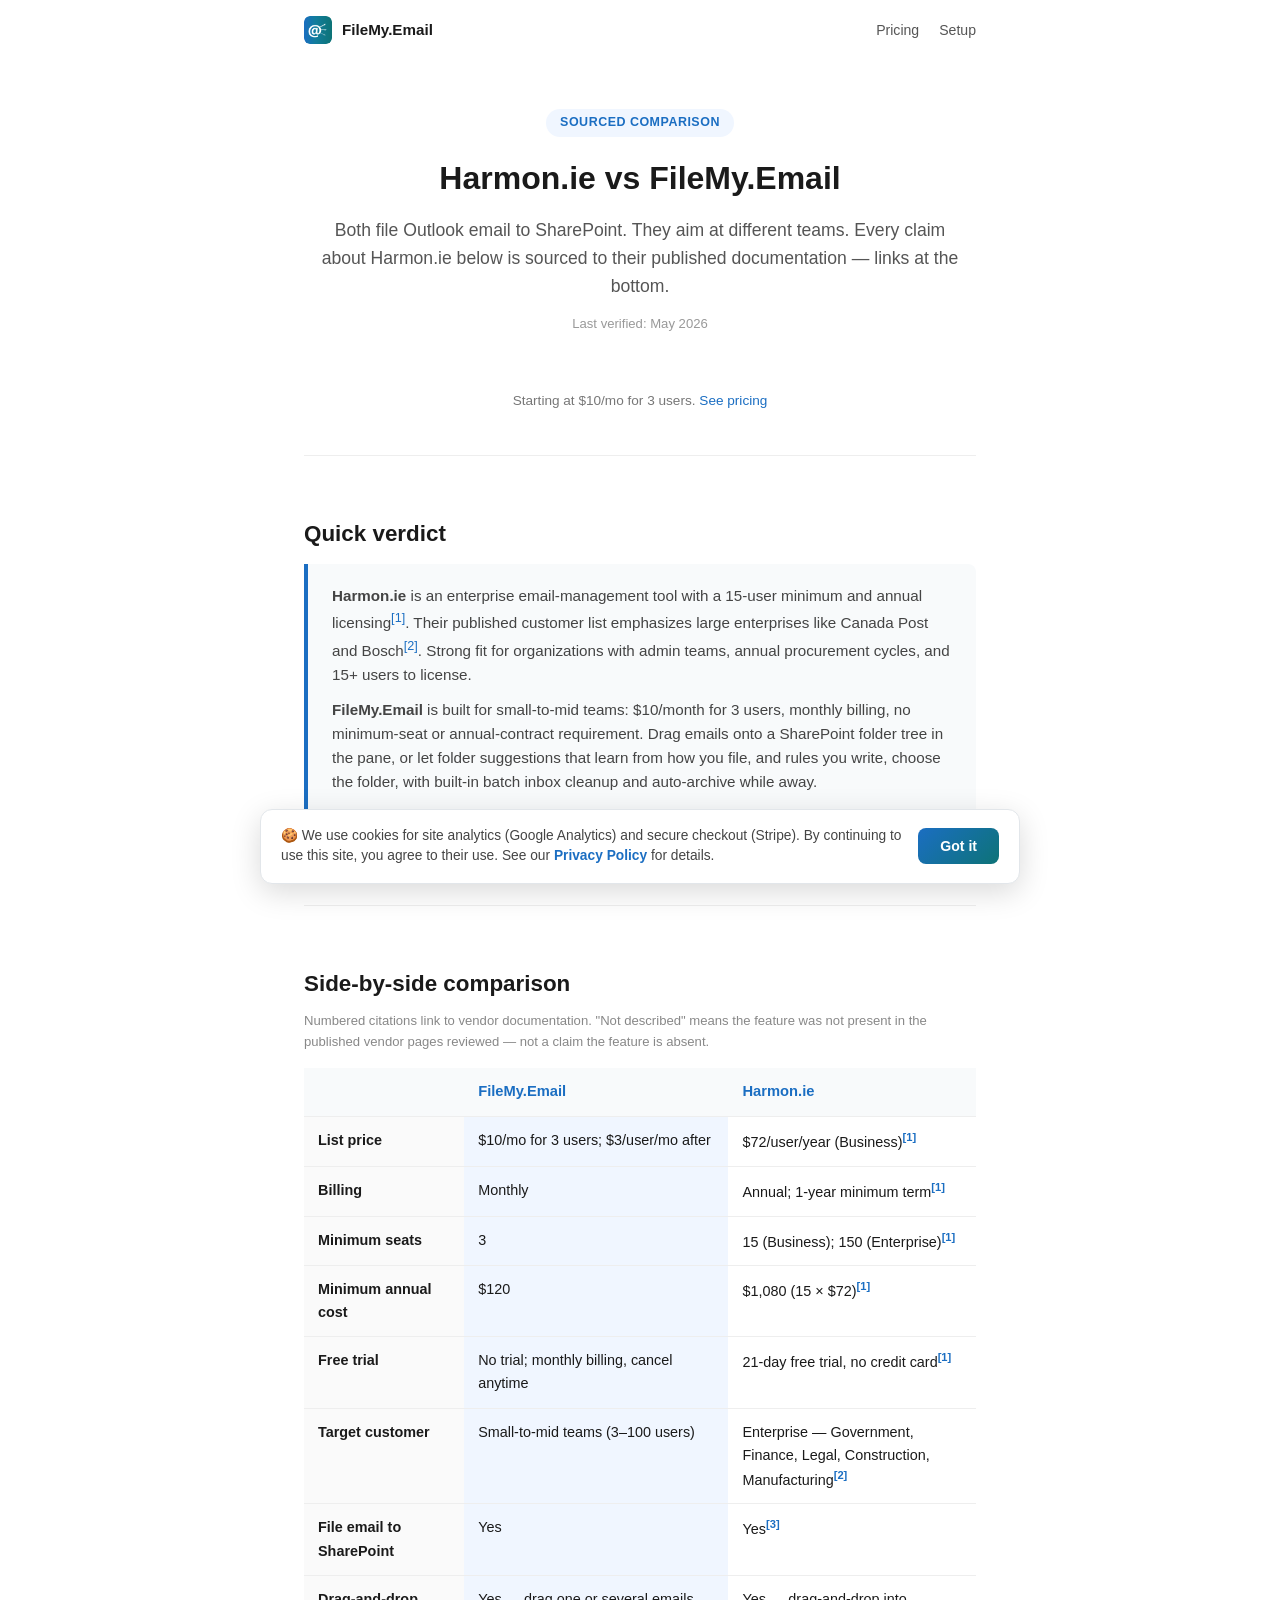
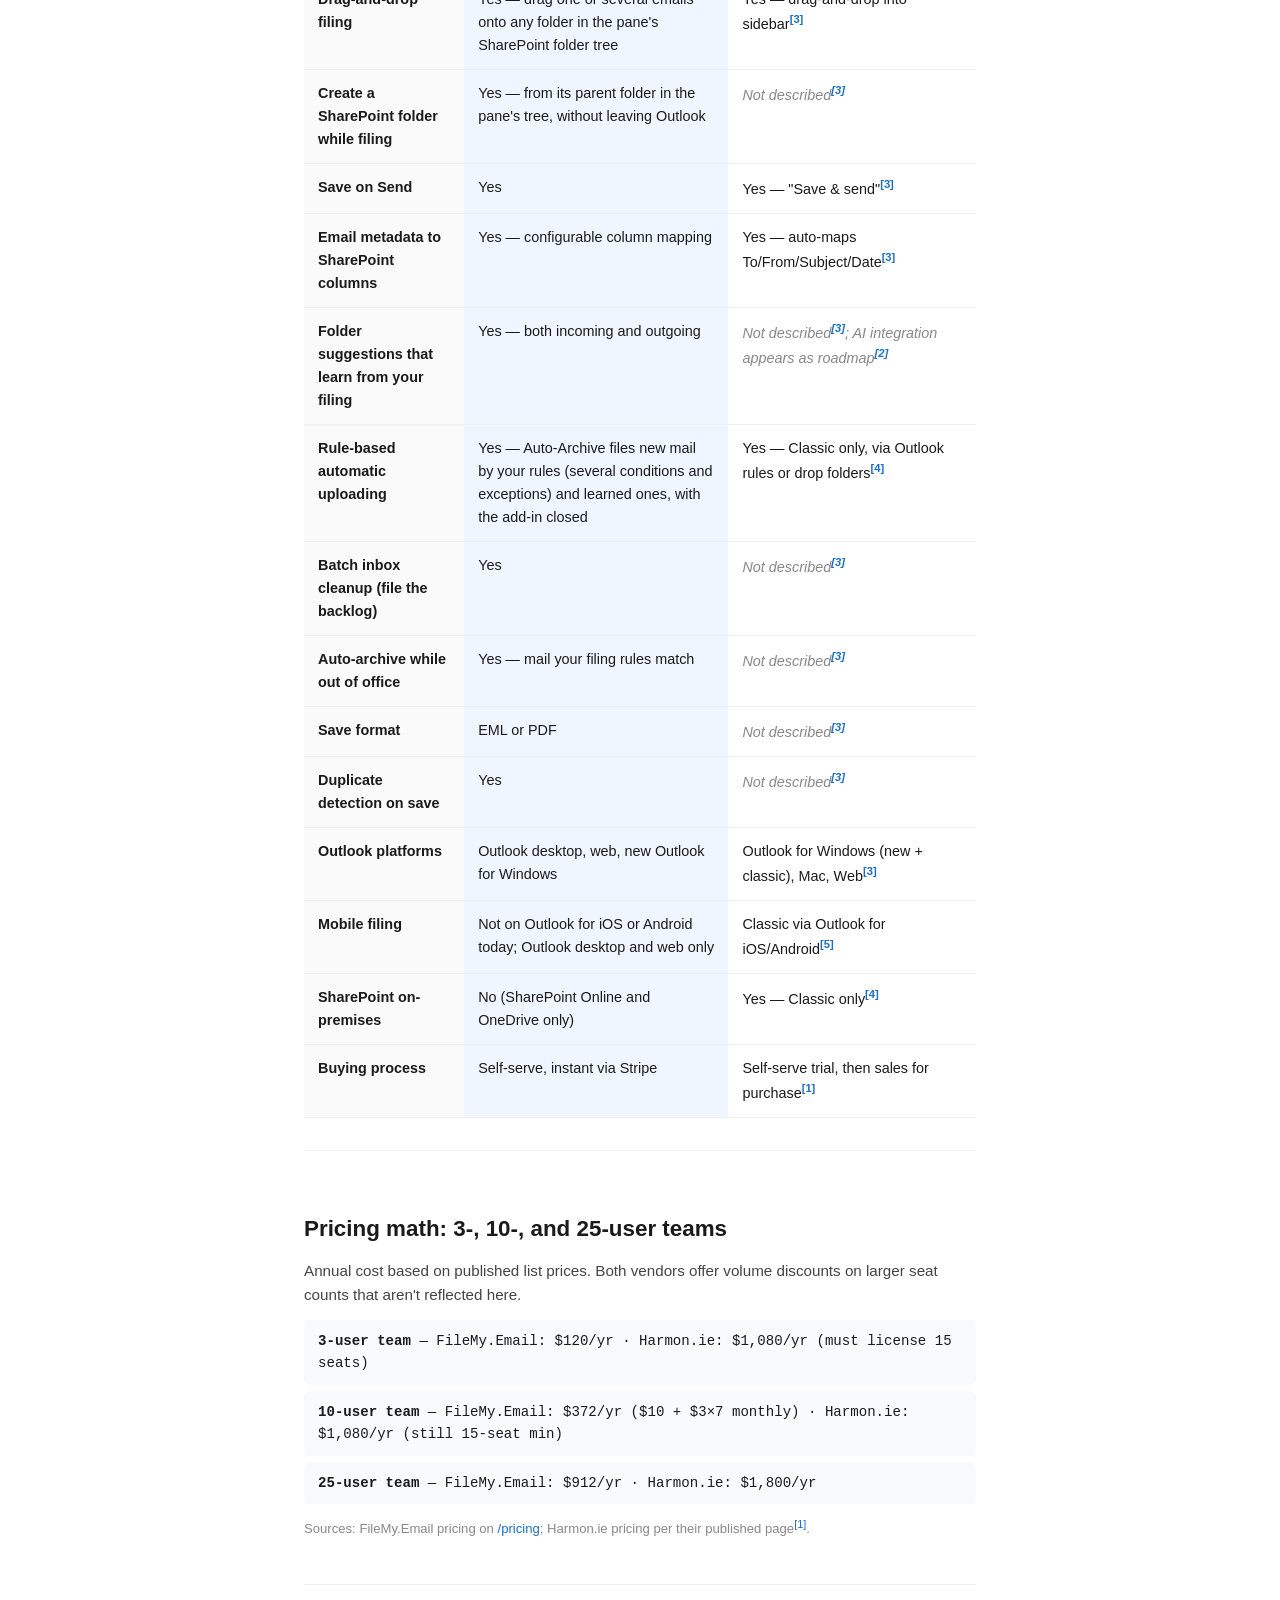
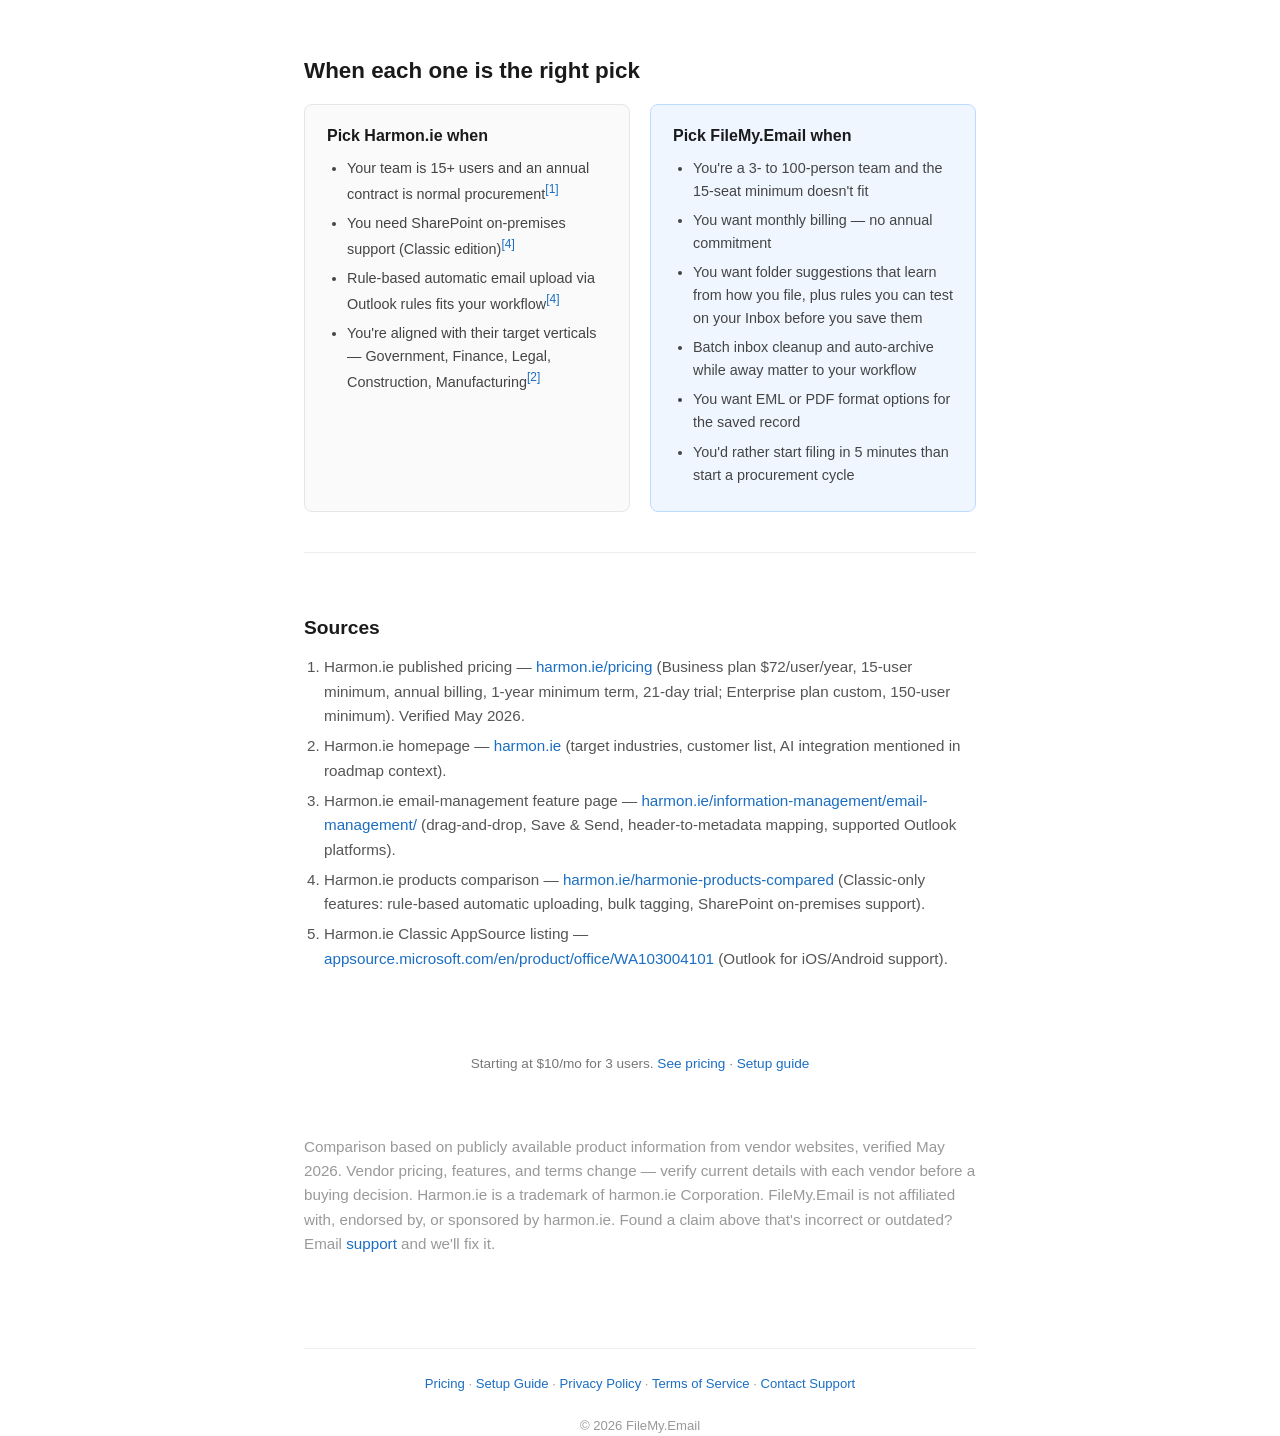
<file: compare/harmonie.html>
<!DOCTYPE html>
<html lang="en">
<head>
    <!-- Google Tag Manager -->
    <script>(function(w,d,s,l,i){w[l]=w[l]||[];w[l].push({'gtm.start':
    new Date().getTime(),event:'gtm.js'});var f=d.getElementsByTagName(s)[0],
    j=d.createElement(s),dl=l!='dataLayer'?'&l='+l:'';j.async=true;j.src=
    'https://www.googletagmanager.com/gtm.js?id='+i+dl;f.parentNode.insertBefore(j,f);
    })(window,document,'script','dataLayer','GTM-WMH8P2QB');</script>
    <!-- End Google Tag Manager -->
    <script async src="https://www.googletagmanager.com/gtag/js?id=G-8QC98XTWTR"></script>
    <script>
      window.dataLayer = window.dataLayer || [];
      function gtag(){dataLayer.push(arguments);}
      gtag('js', new Date());
      gtag('config', 'G-8QC98XTWTR');
    </script>
    <meta charset="UTF-8">
    <meta name="viewport" content="width=device-width, initial-scale=1.0">
    <title>Harmon.ie vs FileMy.Email — Pricing, Seat Minimums, Features</title>
    <meta name="description" content="Harmon.ie vs FileMy.Email for filing Outlook email to SharePoint: pricing, the 15-seat minimum, and contract terms. Every claim sourced to vendor docs.">
    <link rel="canonical" href="https://filemy.email/compare/harmonie">
    <link rel="icon" type="image/png" href="/assets/favicon.png">
    <meta property="og:type" content="website">
    <meta property="og:url" content="https://filemy.email/compare/harmonie">
    <meta property="og:title" content="Harmon.ie vs FileMy.Email — Pricing, Seat Minimums, Features">
    <meta property="og:description" content="Harmon.ie vs FileMy.Email for filing Outlook email to SharePoint: pricing, the 15-seat minimum, and contract terms. Every claim sourced to vendor docs.">
    <meta property="og:image" content="https://filemy.email/assets/logo.svg">
    <meta name="twitter:card" content="summary">
    <meta name="twitter:title" content="Harmon.ie vs FileMy.Email">
    <meta name="twitter:description" content="Harmon.ie vs FileMy.Email for filing Outlook email to SharePoint: pricing, the 15-seat minimum, and contract terms. Every claim sourced to vendor docs.">
    <link rel="stylesheet" href="/assets/styles.css">
    <script type="application/ld+json">
    {
        "@context": "https://schema.org",
        "@type": "BreadcrumbList",
        "itemListElement": [
            {"@type": "ListItem", "position": 1, "name": "Home", "item": "https://filemy.email/"},
            {"@type": "ListItem", "position": 2, "name": "Compare", "item": "https://filemy.email/compare/"},
            {"@type": "ListItem", "position": 3, "name": "vs Harmon.ie", "item": "https://filemy.email/compare/harmonie"}
        ]
    }
    </script>
    <style>
        body { line-height: 1.6; }
        .container { padding: 0 24px; }
        header { padding: 48px 0 0; text-align: center; }
        .compare-tag { display: inline-block; background: #f0f6ff; color: #1b6ec2; padding: 4px 14px; border-radius: 20px; font-size: 0.78rem; font-weight: 600; letter-spacing: 0.04em; text-transform: uppercase; margin-bottom: 16px; }
        h1 { font-size: 2rem; font-weight: 700; color: #1a1a1a; margin-bottom: 12px; }
        .tagline { font-size: 1.1rem; color: #555; max-width: 640px; margin: 0 auto; }
        .last-updated { font-size: 0.82rem; color: #999; margin-top: 12px; }
        .cta { text-align: center; padding: 32px 0; }
        .cta-subtext { font-size: 0.85rem; color: #777; margin-top: 12px; }

        .verdict { padding: 32px 0; border-top: 1px solid #eee; }
        .verdict h2 { font-size: 1.4rem; color: #1a1a1a; margin-bottom: 12px; border: 0; }
        .verdict-box { background: #f8fafb; border-left: 4px solid #1b6ec2; padding: 20px 24px; border-radius: 0 8px 8px 0; }
        .verdict-box p { font-size: 0.95rem; color: #444; margin-bottom: 10px; }
        .verdict-box p:last-child { margin-bottom: 0; }

        .compare-table-wrap { padding: 32px 0; border-top: 1px solid #eee; }
        .compare-table-wrap h2 { font-size: 1.4rem; color: #1a1a1a; margin-bottom: 8px; border: 0; }
        .compare-table-wrap .source-note { font-size: 0.82rem; color: #888; margin-bottom: 16px; }
        .compare-table { width: 100%; border-collapse: collapse; margin-top: 12px; font-size: 0.9rem; }
        .compare-table th, .compare-table td { padding: 12px 14px; border-bottom: 1px solid #eee; text-align: left; vertical-align: top; }
        .compare-table thead th { background: #f8fafb; font-weight: 600; color: #1b6ec2; font-size: 0.92rem; }
        .compare-table th.row-label { font-weight: 600; color: #1a1a1a; background: #fafafa; }
        .compare-table td.us { background: #f0f6ff; }
        .compare-table sup { color: #1b6ec2; font-weight: 600; font-size: 0.7rem; }
        .compare-table sup a { color: #1b6ec2; text-decoration: none; }
        .compare-table sup a:hover { text-decoration: underline; }
        .compare-table .nm { color: #888; font-style: italic; }

        .pricing-math { padding: 32px 0; border-top: 1px solid #eee; }
        .pricing-math h2 { font-size: 1.4rem; color: #1a1a1a; margin-bottom: 12px; border: 0; }
        .pricing-math p { font-size: 0.95rem; color: #444; margin-bottom: 12px; }
        .pricing-math .math-row { background: #f8fafb; border-radius: 6px; padding: 10px 14px; margin: 6px 0; font-family: 'Consolas', 'Monaco', monospace; font-size: 0.88rem; color: #1a1a1a; }

        .when-section { padding: 40px 0; border-top: 1px solid #eee; }
        .when-section h2 { font-size: 1.4rem; color: #1a1a1a; margin-bottom: 16px; border: 0; }
        .when-grid { display: grid; grid-template-columns: 1fr 1fr; gap: 20px; margin-top: 16px; }
        .when-card { padding: 18px 22px; border-radius: 8px; }
        .when-card.them { background: #fafafa; border: 1px solid #e6e6e6; }
        .when-card.us { background: #f0f6ff; border: 1px solid #bcdcff; }
        .when-card h3 { font-size: 1rem; font-weight: 600; color: #1a1a1a; margin-bottom: 8px; }
        .when-card ul { margin: 0; padding-left: 20px; }
        .when-card li { font-size: 0.9rem; color: #444; margin-bottom: 6px; }

        .sources-section { padding: 32px 0; border-top: 1px solid #eee; }
        .sources-section h2 { font-size: 1.2rem; color: #1a1a1a; margin-bottom: 12px; border: 0; }
        .sources-section ol { font-size: 0.85rem; color: #555; padding-left: 20px; }
        .sources-section li { margin-bottom: 6px; word-break: break-word; }
        .sources-section a { color: #1b6ec2; word-break: break-word; }

        .disclaimer { padding: 16px 0 32px; font-size: 0.78rem; color: #999; line-height: 1.6; }

        @media (max-width: 600px) {
            .when-grid { grid-template-columns: 1fr; }
            h1 { font-size: 1.6rem; }
            .tagline { font-size: 1rem; }
            .compare-table { font-size: 0.84rem; }
            .compare-table th, .compare-table td { padding: 8px 10px; }
        }
    </style>
</head>
<body>
    <noscript><iframe src="https://www.googletagmanager.com/ns.html?id=GTM-WMH8P2QB" height="0" width="0" style="display:none;visibility:hidden"></iframe></noscript>
    <div class="top-nav">
        <a href="/" class="brand"><img src="/assets/favicon.png" alt="Logo"> FileMy.Email</a>
        <nav>
            <a href="/pricing">Pricing</a>
            <a href="/setup">Setup</a>
        </nav>
    </div>

    <div class="container">
        <header>
            <div class="compare-tag">Sourced Comparison</div>
            <h1>Harmon.ie vs FileMy.Email</h1>
            <p class="tagline">Both file Outlook email to SharePoint. They aim at different teams. Every claim about Harmon.ie below is sourced to their published documentation — links at the bottom.</p>
            <p class="last-updated">Last verified: May 2026</p>
        </header>

        <div class="cta">
            <script async src="https://js.stripe.com/v3/buy-button.js"></script>
            <stripe-buy-button
                buy-button-id="buy_btn_1TJgSVRuSKZAORtNCc5XjvFF"
                publishable-key="pk_live_51TJeBURuSKZAORtNDq1LHzVpoXTW8vintdAn0pGvA5uo488Pqo7yJBjYeLDwfUP9SOKTmkicPPeudSqEQhWIHvnu00nvsv8X0u"
            ></stripe-buy-button>
            <p class="cta-subtext">Starting at $10/mo for 3 users. <a href="/pricing">See pricing</a></p>
        </div>

        <section class="verdict">
            <h2>Quick verdict</h2>
            <div class="verdict-box">
                <p><strong>Harmon.ie</strong> is an enterprise email-management tool with a 15-user minimum and annual licensing<sup><a href="#s1">[1]</a></sup>. Their published customer list emphasizes large enterprises like Canada Post and Bosch<sup><a href="#s2">[2]</a></sup>. Strong fit for organizations with admin teams, annual procurement cycles, and 15+ users to license.</p>
                <p><strong>FileMy.Email</strong> is built for small-to-mid teams: $10/month for 3 users, monthly billing, no minimum-seat or annual-contract requirement. Drag emails onto a SharePoint folder tree in the pane, or let folder suggestions that learn from how you file, and rules you write, choose the folder, with built-in batch inbox cleanup and auto-archive while away.</p>
                <p>If your team can't make a 15-seat, $1,080/year minimum work, Harmon.ie isn't structured for you. If it can, both are real options — read the table below.</p>
            </div>
        </section>

        <section class="compare-table-wrap">
            <h2>Side-by-side comparison</h2>
            <p class="source-note">Numbered citations link to vendor documentation. "Not described" means the feature was not present in the published vendor pages reviewed — not a claim the feature is absent.</p>
            <table class="compare-table">
                <thead>
                    <tr>
                        <th>&nbsp;</th>
                        <th>FileMy.Email</th>
                        <th>Harmon.ie</th>
                    </tr>
                </thead>
                <tbody>
                    <tr>
                        <th class="row-label">List price</th>
                        <td class="us">$10/mo for 3 users; $3/user/mo after</td>
                        <td>$72/user/year (Business)<sup><a href="#s1">[1]</a></sup></td>
                    </tr>
                    <tr>
                        <th class="row-label">Billing</th>
                        <td class="us">Monthly</td>
                        <td>Annual; 1-year minimum term<sup><a href="#s1">[1]</a></sup></td>
                    </tr>
                    <tr>
                        <th class="row-label">Minimum seats</th>
                        <td class="us">3</td>
                        <td>15 (Business); 150 (Enterprise)<sup><a href="#s1">[1]</a></sup></td>
                    </tr>
                    <tr>
                        <th class="row-label">Minimum annual cost</th>
                        <td class="us">$120</td>
                        <td>$1,080 (15 &times; $72)<sup><a href="#s1">[1]</a></sup></td>
                    </tr>
                    <tr>
                        <th class="row-label">Free trial</th>
                        <td class="us">No trial; monthly billing, cancel anytime</td>
                        <td>21-day free trial, no credit card<sup><a href="#s1">[1]</a></sup></td>
                    </tr>
                    <tr>
                        <th class="row-label">Target customer</th>
                        <td class="us">Small-to-mid teams (3–100 users)</td>
                        <td>Enterprise — Government, Finance, Legal, Construction, Manufacturing<sup><a href="#s2">[2]</a></sup></td>
                    </tr>
                    <tr>
                        <th class="row-label">File email to SharePoint</th>
                        <td class="us">Yes</td>
                        <td>Yes<sup><a href="#s3">[3]</a></sup></td>
                    </tr>
                    <tr>
                        <th class="row-label">Drag-and-drop filing</th>
                        <td class="us">Yes — drag one or several emails onto any folder in the pane's SharePoint folder tree</td>
                        <td>Yes — drag-and-drop into sidebar<sup><a href="#s3">[3]</a></sup></td>
                    </tr>
                    <tr>
                        <th class="row-label">Create a SharePoint folder while filing</th>
                        <td class="us">Yes — from its parent folder in the pane's tree, without leaving Outlook</td>
                        <td class="nm">Not described<sup><a href="#s3">[3]</a></sup></td>
                    </tr>
                    <tr>
                        <th class="row-label">Save on Send</th>
                        <td class="us">Yes</td>
                        <td>Yes — "Save &amp; send"<sup><a href="#s3">[3]</a></sup></td>
                    </tr>
                    <tr>
                        <th class="row-label">Email metadata to SharePoint columns</th>
                        <td class="us">Yes — configurable column mapping</td>
                        <td>Yes — auto-maps To/From/Subject/Date<sup><a href="#s3">[3]</a></sup></td>
                    </tr>
                    <tr>
                        <th class="row-label">Folder suggestions that learn from your filing</th>
                        <td class="us">Yes — both incoming and outgoing</td>
                        <td class="nm">Not described<sup><a href="#s3">[3]</a></sup>; AI integration appears as roadmap<sup><a href="#s2">[2]</a></sup></td>
                    </tr>
                    <tr>
                        <th class="row-label">Rule-based automatic uploading</th>
                        <td class="us">Yes — Auto-Archive files new mail by your rules (several conditions and exceptions) and learned ones, with the add-in closed</td>
                        <td>Yes — Classic only, via Outlook rules or drop folders<sup><a href="#s4">[4]</a></sup></td>
                    </tr>
                    <tr>
                        <th class="row-label">Batch inbox cleanup (file the backlog)</th>
                        <td class="us">Yes</td>
                        <td class="nm">Not described<sup><a href="#s3">[3]</a></sup></td>
                    </tr>
                    <tr>
                        <th class="row-label">Auto-archive while out of office</th>
                        <td class="us">Yes — mail your filing rules match</td>
                        <td class="nm">Not described<sup><a href="#s3">[3]</a></sup></td>
                    </tr>
                    <tr>
                        <th class="row-label">Save format</th>
                        <td class="us">EML or PDF</td>
                        <td class="nm">Not described<sup><a href="#s3">[3]</a></sup></td>
                    </tr>
                    <tr>
                        <th class="row-label">Duplicate detection on save</th>
                        <td class="us">Yes</td>
                        <td class="nm">Not described<sup><a href="#s3">[3]</a></sup></td>
                    </tr>
                    <tr>
                        <th class="row-label">Outlook platforms</th>
                        <td class="us">Outlook desktop, web, new Outlook for Windows</td>
                        <td>Outlook for Windows (new + classic), Mac, Web<sup><a href="#s3">[3]</a></sup></td>
                    </tr>
                    <tr>
                        <th class="row-label">Mobile filing</th>
                        <td class="us">Not on Outlook for iOS or Android today; Outlook desktop and web only</td>
                        <td>Classic via Outlook for iOS/Android<sup><a href="#s5">[5]</a></sup></td>
                    </tr>
                    <tr>
                        <th class="row-label">SharePoint on-premises</th>
                        <td class="us">No (SharePoint Online and OneDrive only)</td>
                        <td>Yes — Classic only<sup><a href="#s4">[4]</a></sup></td>
                    </tr>
                    <tr>
                        <th class="row-label">Buying process</th>
                        <td class="us">Self-serve, instant via Stripe</td>
                        <td>Self-serve trial, then sales for purchase<sup><a href="#s1">[1]</a></sup></td>
                    </tr>
                </tbody>
            </table>
        </section>

        <section class="pricing-math">
            <h2>Pricing math: 3-, 10-, and 25-user teams</h2>
            <p>Annual cost based on published list prices. Both vendors offer volume discounts on larger seat counts that aren't reflected here.</p>
            <div class="math-row"><strong>3-user team</strong> &mdash; FileMy.Email: $120/yr &middot; Harmon.ie: $1,080/yr (must license 15 seats)</div>
            <div class="math-row"><strong>10-user team</strong> &mdash; FileMy.Email: $372/yr ($10 + $3&times;7 monthly) &middot; Harmon.ie: $1,080/yr (still 15-seat min)</div>
            <div class="math-row"><strong>25-user team</strong> &mdash; FileMy.Email: $912/yr &middot; Harmon.ie: $1,800/yr</div>
            <p style="font-size: 0.82rem; color: #888; margin-top: 12px;">Sources: FileMy.Email pricing on <a href="/pricing">/pricing</a>; Harmon.ie pricing per their published page<sup><a href="#s1">[1]</a></sup>.</p>
        </section>

        <section class="when-section">
            <h2>When each one is the right pick</h2>
            <div class="when-grid">
                <div class="when-card them">
                    <h3>Pick Harmon.ie when</h3>
                    <ul>
                        <li>Your team is 15+ users and an annual contract is normal procurement<sup><a href="#s1">[1]</a></sup></li>
                        <li>You need SharePoint on-premises support (Classic edition)<sup><a href="#s4">[4]</a></sup></li>
                        <li>Rule-based automatic email upload via Outlook rules fits your workflow<sup><a href="#s4">[4]</a></sup></li>
                        <li>You're aligned with their target verticals — Government, Finance, Legal, Construction, Manufacturing<sup><a href="#s2">[2]</a></sup></li>
                    </ul>
                </div>
                <div class="when-card us">
                    <h3>Pick FileMy.Email when</h3>
                    <ul>
                        <li>You're a 3- to 100-person team and the 15-seat minimum doesn't fit</li>
                        <li>You want monthly billing — no annual commitment</li>
                        <li>You want folder suggestions that learn from how you file, plus rules you can test on your Inbox before you save them</li>
                        <li>Batch inbox cleanup and auto-archive while away matter to your workflow</li>
                        <li>You want EML or PDF format options for the saved record</li>
                        <li>You'd rather start filing in 5 minutes than start a procurement cycle</li>
                    </ul>
                </div>
            </div>
        </section>

        <section class="sources-section" id="sources">
            <h2>Sources</h2>
            <ol>
                <li id="s1">Harmon.ie published pricing &mdash; <a href="https://harmon.ie/pricing/" rel="nofollow noopener">harmon.ie/pricing</a> (Business plan $72/user/year, 15-user minimum, annual billing, 1-year minimum term, 21-day trial; Enterprise plan custom, 150-user minimum). Verified May 2026.</li>
                <li id="s2">Harmon.ie homepage &mdash; <a href="https://harmon.ie/" rel="nofollow noopener">harmon.ie</a> (target industries, customer list, AI integration mentioned in roadmap context).</li>
                <li id="s3">Harmon.ie email-management feature page &mdash; <a href="https://harmon.ie/information-management/email-management/" rel="nofollow noopener">harmon.ie/information-management/email-management/</a> (drag-and-drop, Save &amp; Send, header-to-metadata mapping, supported Outlook platforms).</li>
                <li id="s4">Harmon.ie products comparison &mdash; <a href="https://harmon.ie/harmonie-products-compared" rel="nofollow noopener">harmon.ie/harmonie-products-compared</a> (Classic-only features: rule-based automatic uploading, bulk tagging, SharePoint on-premises support).</li>
                <li id="s5">Harmon.ie Classic AppSource listing &mdash; <a href="https://appsource.microsoft.com/en/product/office/WA103004101" rel="nofollow noopener">appsource.microsoft.com/en/product/office/WA103004101</a> (Outlook for iOS/Android support).</li>
            </ol>
        </section>

        <div class="cta">
            <stripe-buy-button
                buy-button-id="buy_btn_1TJgSVRuSKZAORtNCc5XjvFF"
                publishable-key="pk_live_51TJeBURuSKZAORtNDq1LHzVpoXTW8vintdAn0pGvA5uo488Pqo7yJBjYeLDwfUP9SOKTmkicPPeudSqEQhWIHvnu00nvsv8X0u"
            ></stripe-buy-button>
            <p class="cta-subtext">Starting at $10/mo for 3 users. <a href="/pricing">See pricing</a> &middot; <a href="/setup">Setup guide</a></p>
        </div>

        <section class="disclaimer">
            <p>Comparison based on publicly available product information from vendor websites, verified May 2026. Vendor pricing, features, and terms change — verify current details with each vendor before a buying decision. Harmon.ie is a trademark of harmon.ie Corporation. FileMy.Email is not affiliated with, endorsed by, or sponsored by harmon.ie. Found a claim above that's incorrect or outdated? Email <a href="#" onclick="revealEmail(event, this)">support</a> and we'll fix it.</p>
        </section>

        <footer>
            <a href="/pricing">Pricing</a> &middot; <a href="/setup">Setup Guide</a> &middot; <a href="/privacy">Privacy Policy</a> &middot; <a href="/terms">Terms of Service</a> &middot; <a href="#" onclick="revealEmail(event, this)">Contact Support</a><br><br>
            &copy; 2026 FileMy.Email
        </footer>
    </div>

    <script>
        function revealEmail(e, el) {
            e.preventDefault();
            var u = 'support', d = 'filemy.email';
            var addr = u + '@' + d;
            el.href = 'mail' + 'to:' + addr;
            el.textContent = addr;
            el.onclick = null;
            window.location.href = el.href;
        }
    </script>
    <script src="/assets/cookie-banner.js" defer></script>
</body>
</html>
</file>
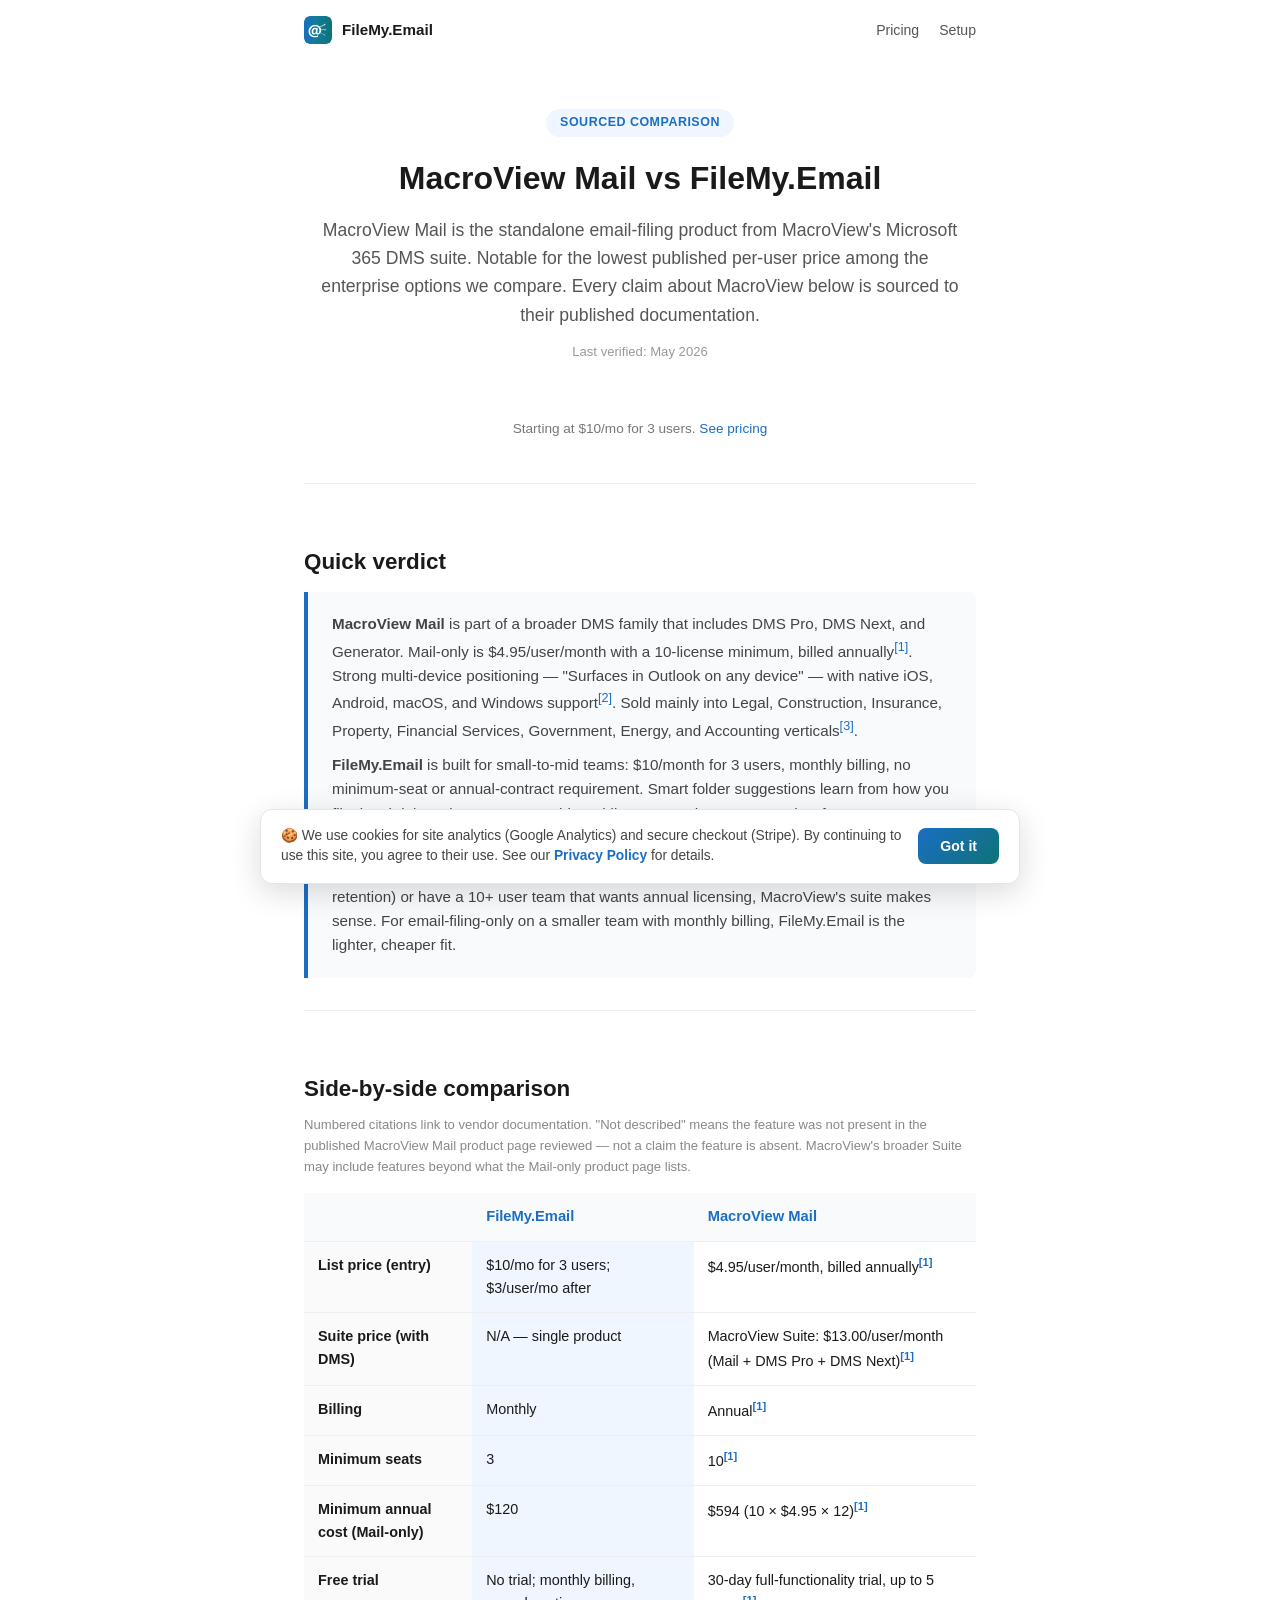
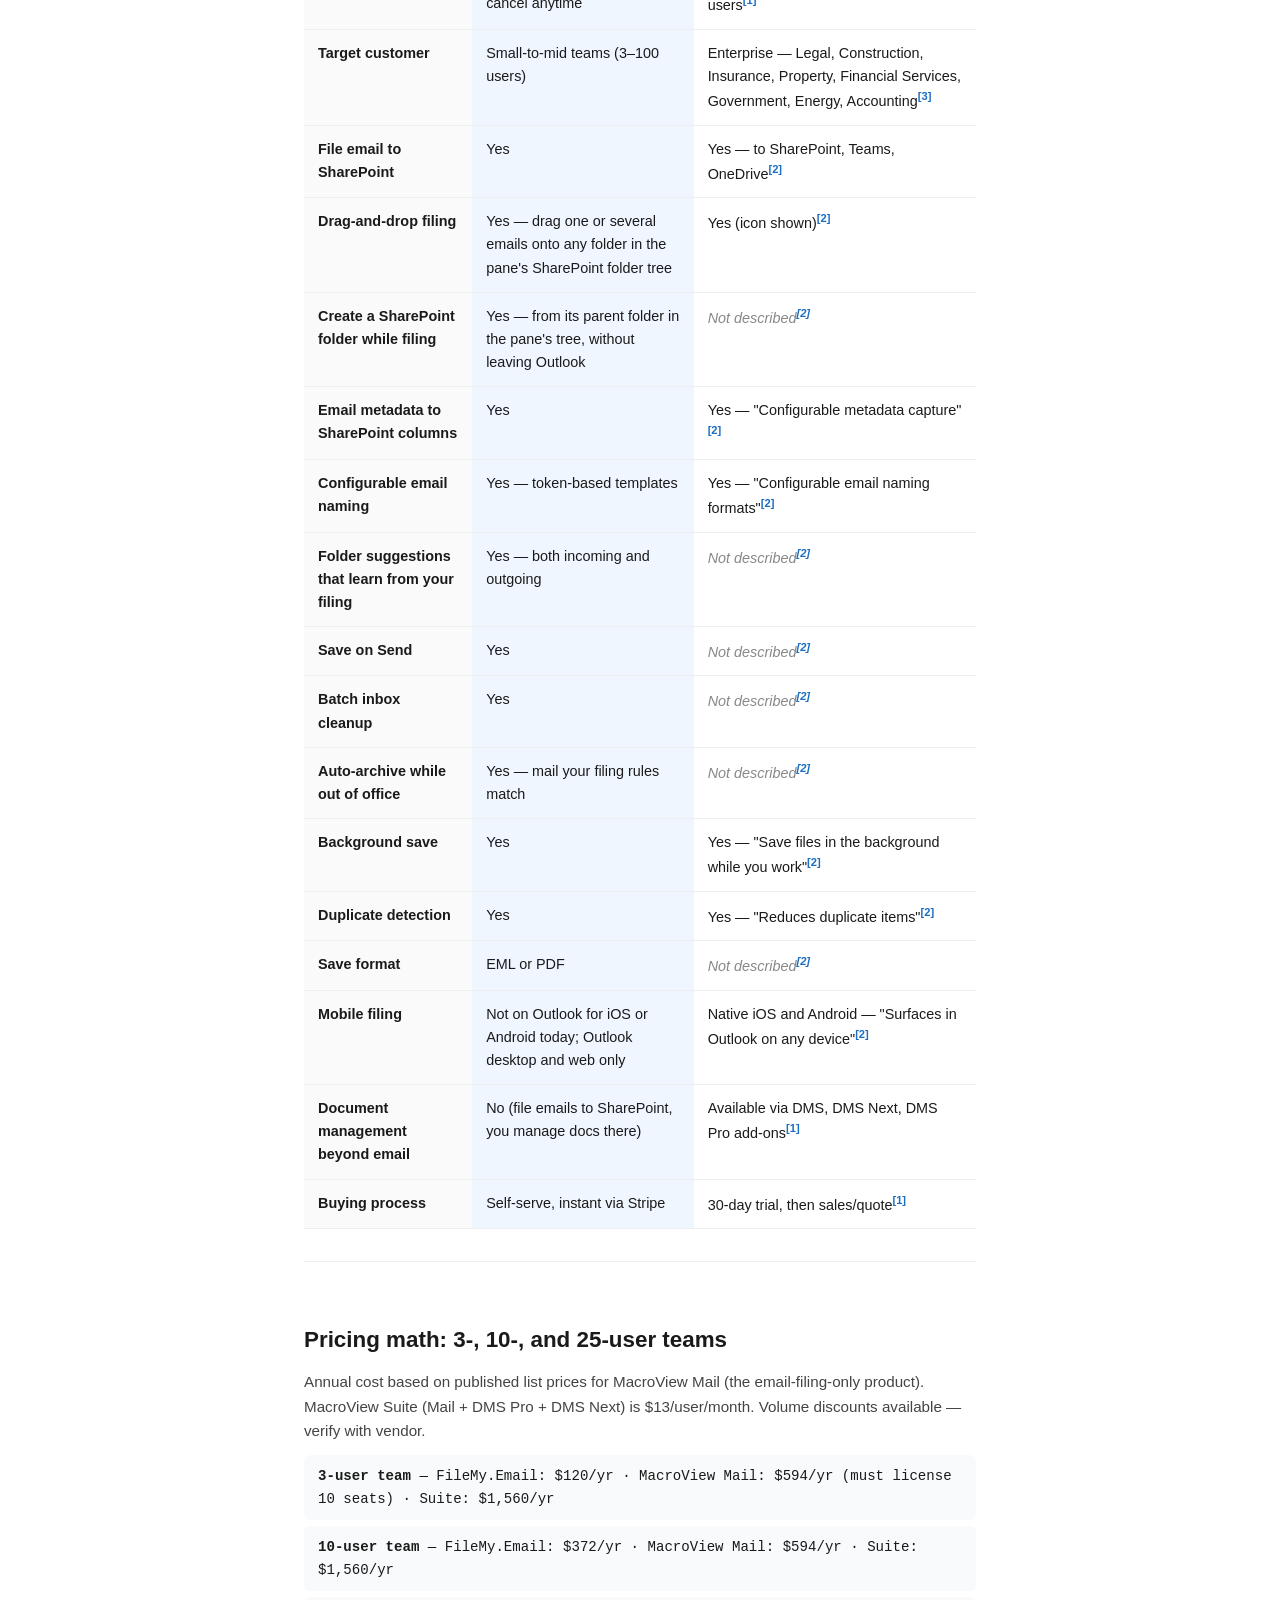
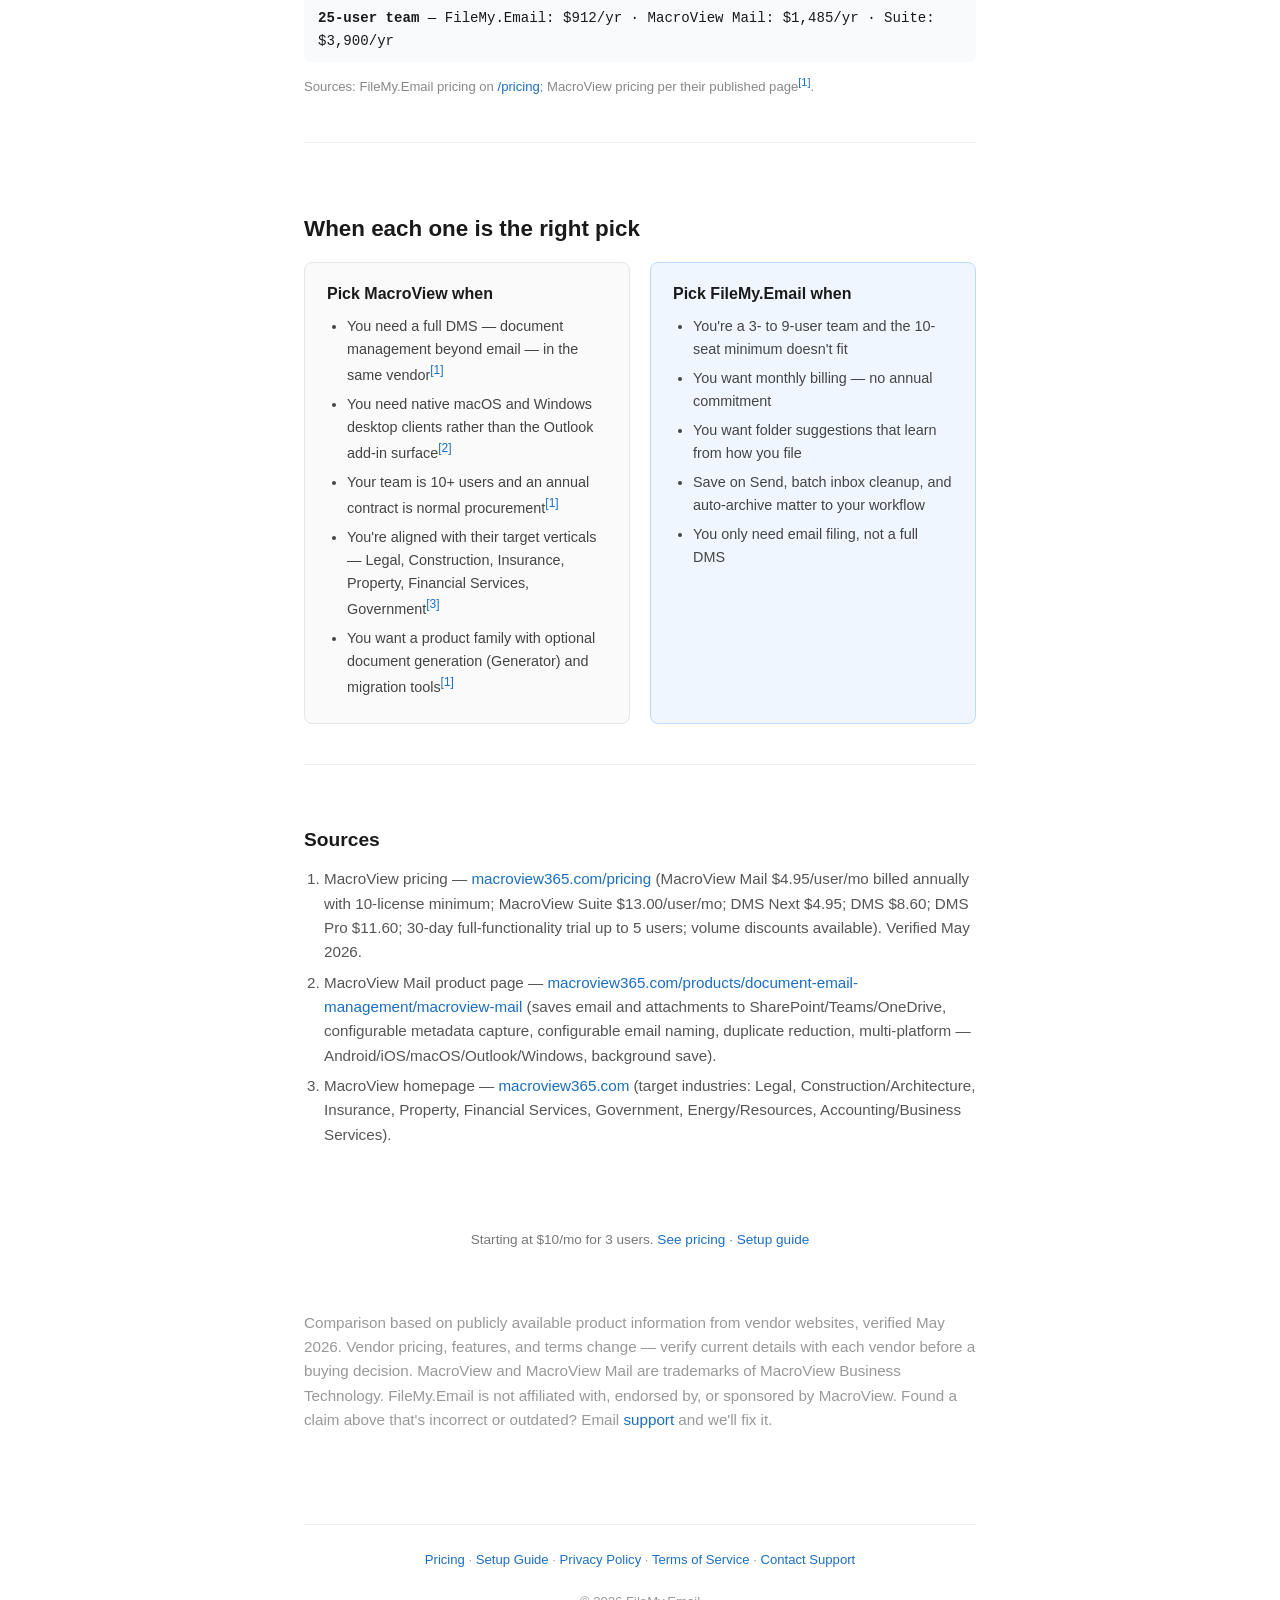
<file: compare/macroview.html>
<!DOCTYPE html>
<html lang="en">
<head>
    <!-- Google Tag Manager -->
    <script>(function(w,d,s,l,i){w[l]=w[l]||[];w[l].push({'gtm.start':
    new Date().getTime(),event:'gtm.js'});var f=d.getElementsByTagName(s)[0],
    j=d.createElement(s),dl=l!='dataLayer'?'&l='+l:'';j.async=true;j.src=
    'https://www.googletagmanager.com/gtm.js?id='+i+dl;f.parentNode.insertBefore(j,f);
    })(window,document,'script','dataLayer','GTM-WMH8P2QB');</script>
    <!-- End Google Tag Manager -->
    <script async src="https://www.googletagmanager.com/gtag/js?id=G-8QC98XTWTR"></script>
    <script>
      window.dataLayer = window.dataLayer || [];
      function gtag(){dataLayer.push(arguments);}
      gtag('js', new Date());
      gtag('config', 'G-8QC98XTWTR');
    </script>
    <meta charset="UTF-8">
    <meta name="viewport" content="width=device-width, initial-scale=1.0">
    <title>MacroView Mail vs FileMy.Email — Pricing &amp; Features</title>
    <meta name="description" content="MacroView Mail vs FileMy.Email: pricing tiers, the 10-seat minimum, learned suggestions vs configurable filing, and DMS scope. Every claim sourced.">
    <link rel="canonical" href="https://filemy.email/compare/macroview">
    <link rel="icon" type="image/png" href="/assets/favicon.png">
    <meta property="og:type" content="website">
    <meta property="og:url" content="https://filemy.email/compare/macroview">
    <meta property="og:title" content="MacroView Mail vs FileMy.Email — Pricing &amp; Features">
    <meta property="og:description" content="MacroView Mail vs FileMy.Email: pricing tiers, the 10-seat minimum, learned suggestions vs configurable filing, and DMS scope. Every claim sourced.">
    <meta property="og:image" content="https://filemy.email/assets/logo.svg">
    <meta name="twitter:card" content="summary">
    <meta name="twitter:title" content="MacroView Mail vs FileMy.Email">
    <meta name="twitter:description" content="MacroView Mail vs FileMy.Email: pricing tiers, the 10-seat minimum, learned suggestions vs configurable filing, and DMS scope. Every claim sourced.">
    <link rel="stylesheet" href="/assets/styles.css">
    <script type="application/ld+json">
    {
        "@context": "https://schema.org",
        "@type": "BreadcrumbList",
        "itemListElement": [
            {"@type": "ListItem", "position": 1, "name": "Home", "item": "https://filemy.email/"},
            {"@type": "ListItem", "position": 2, "name": "Compare", "item": "https://filemy.email/compare/"},
            {"@type": "ListItem", "position": 3, "name": "vs MacroView", "item": "https://filemy.email/compare/macroview"}
        ]
    }
    </script>
    <style>
        body { line-height: 1.6; }
        .container { padding: 0 24px; }
        header { padding: 48px 0 0; text-align: center; }
        .compare-tag { display: inline-block; background: #f0f6ff; color: #1b6ec2; padding: 4px 14px; border-radius: 20px; font-size: 0.78rem; font-weight: 600; letter-spacing: 0.04em; text-transform: uppercase; margin-bottom: 16px; }
        h1 { font-size: 2rem; font-weight: 700; color: #1a1a1a; margin-bottom: 12px; }
        .tagline { font-size: 1.1rem; color: #555; max-width: 640px; margin: 0 auto; }
        .last-updated { font-size: 0.82rem; color: #999; margin-top: 12px; }
        .cta { text-align: center; padding: 32px 0; }
        .cta-subtext { font-size: 0.85rem; color: #777; margin-top: 12px; }

        .verdict { padding: 32px 0; border-top: 1px solid #eee; }
        .verdict h2 { font-size: 1.4rem; color: #1a1a1a; margin-bottom: 12px; border: 0; }
        .verdict-box { background: #f8fafb; border-left: 4px solid #1b6ec2; padding: 20px 24px; border-radius: 0 8px 8px 0; }
        .verdict-box p { font-size: 0.95rem; color: #444; margin-bottom: 10px; }
        .verdict-box p:last-child { margin-bottom: 0; }

        .compare-table-wrap { padding: 32px 0; border-top: 1px solid #eee; }
        .compare-table-wrap h2 { font-size: 1.4rem; color: #1a1a1a; margin-bottom: 8px; border: 0; }
        .compare-table-wrap .source-note { font-size: 0.82rem; color: #888; margin-bottom: 16px; }
        .compare-table { width: 100%; border-collapse: collapse; margin-top: 12px; font-size: 0.9rem; }
        .compare-table th, .compare-table td { padding: 12px 14px; border-bottom: 1px solid #eee; text-align: left; vertical-align: top; }
        .compare-table thead th { background: #f8fafb; font-weight: 600; color: #1b6ec2; font-size: 0.92rem; }
        .compare-table th.row-label { font-weight: 600; color: #1a1a1a; background: #fafafa; }
        .compare-table td.us { background: #f0f6ff; }
        .compare-table sup { color: #1b6ec2; font-weight: 600; font-size: 0.7rem; }
        .compare-table sup a { color: #1b6ec2; text-decoration: none; }
        .compare-table sup a:hover { text-decoration: underline; }
        .compare-table .nm { color: #888; font-style: italic; }

        .pricing-math { padding: 32px 0; border-top: 1px solid #eee; }
        .pricing-math h2 { font-size: 1.4rem; color: #1a1a1a; margin-bottom: 12px; border: 0; }
        .pricing-math p { font-size: 0.95rem; color: #444; margin-bottom: 12px; }
        .pricing-math .math-row { background: #f8fafb; border-radius: 6px; padding: 10px 14px; margin: 6px 0; font-family: 'Consolas', 'Monaco', monospace; font-size: 0.88rem; color: #1a1a1a; }

        .when-section { padding: 40px 0; border-top: 1px solid #eee; }
        .when-section h2 { font-size: 1.4rem; color: #1a1a1a; margin-bottom: 16px; border: 0; }
        .when-grid { display: grid; grid-template-columns: 1fr 1fr; gap: 20px; margin-top: 16px; }
        .when-card { padding: 18px 22px; border-radius: 8px; }
        .when-card.them { background: #fafafa; border: 1px solid #e6e6e6; }
        .when-card.us { background: #f0f6ff; border: 1px solid #bcdcff; }
        .when-card h3 { font-size: 1rem; font-weight: 600; color: #1a1a1a; margin-bottom: 8px; }
        .when-card ul { margin: 0; padding-left: 20px; }
        .when-card li { font-size: 0.9rem; color: #444; margin-bottom: 6px; }

        .sources-section { padding: 32px 0; border-top: 1px solid #eee; }
        .sources-section h2 { font-size: 1.2rem; color: #1a1a1a; margin-bottom: 12px; border: 0; }
        .sources-section ol { font-size: 0.85rem; color: #555; padding-left: 20px; }
        .sources-section li { margin-bottom: 6px; word-break: break-word; }
        .sources-section a { color: #1b6ec2; word-break: break-word; }

        .disclaimer { padding: 16px 0 32px; font-size: 0.78rem; color: #999; line-height: 1.6; }

        @media (max-width: 600px) {
            .when-grid { grid-template-columns: 1fr; }
            h1 { font-size: 1.6rem; }
            .tagline { font-size: 1rem; }
            .compare-table { font-size: 0.84rem; }
            .compare-table th, .compare-table td { padding: 8px 10px; }
        }
    </style>
</head>
<body>
    <noscript><iframe src="https://www.googletagmanager.com/ns.html?id=GTM-WMH8P2QB" height="0" width="0" style="display:none;visibility:hidden"></iframe></noscript>
    <div class="top-nav">
        <a href="/" class="brand"><img src="/assets/favicon.png" alt="Logo"> FileMy.Email</a>
        <nav>
            <a href="/pricing">Pricing</a>
            <a href="/setup">Setup</a>
        </nav>
    </div>

    <div class="container">
        <header>
            <div class="compare-tag">Sourced Comparison</div>
            <h1>MacroView Mail vs FileMy.Email</h1>
            <p class="tagline">MacroView Mail is the standalone email-filing product from MacroView's Microsoft 365 DMS suite. Notable for the lowest published per-user price among the enterprise options we compare. Every claim about MacroView below is sourced to their published documentation.</p>
            <p class="last-updated">Last verified: May 2026</p>
        </header>

        <div class="cta">
            <script async src="https://js.stripe.com/v3/buy-button.js"></script>
            <stripe-buy-button
                buy-button-id="buy_btn_1TJgSVRuSKZAORtNCc5XjvFF"
                publishable-key="pk_live_51TJeBURuSKZAORtNDq1LHzVpoXTW8vintdAn0pGvA5uo488Pqo7yJBjYeLDwfUP9SOKTmkicPPeudSqEQhWIHvnu00nvsv8X0u"
            ></stripe-buy-button>
            <p class="cta-subtext">Starting at $10/mo for 3 users. <a href="/pricing">See pricing</a></p>
        </div>

        <section class="verdict">
            <h2>Quick verdict</h2>
            <div class="verdict-box">
                <p><strong>MacroView Mail</strong> is part of a broader DMS family that includes DMS Pro, DMS Next, and Generator. Mail-only is $4.95/user/month with a 10-license minimum, billed annually<sup><a href="#s1">[1]</a></sup>. Strong multi-device positioning — "Surfaces in Outlook on any device" — with native iOS, Android, macOS, and Windows support<sup><a href="#s2">[2]</a></sup>. Sold mainly into Legal, Construction, Insurance, Property, Financial Services, Government, Energy, and Accounting verticals<sup><a href="#s3">[3]</a></sup>.</p>
                <p><strong>FileMy.Email</strong> is built for small-to-mid teams: $10/month for 3 users, monthly billing, no minimum-seat or annual-contract requirement. Smart folder suggestions learn from how you file, batch inbox cleanup, auto-archive while away, and Save on Send — features not described in MacroView Mail's published documentation.</p>
                <p>If you need MacroView's broader DMS capabilities (document management, generation, retention) or have a 10+ user team that wants annual licensing, MacroView's suite makes sense. For email-filing-only on a smaller team with monthly billing, FileMy.Email is the lighter, cheaper fit.</p>
            </div>
        </section>

        <section class="compare-table-wrap">
            <h2>Side-by-side comparison</h2>
            <p class="source-note">Numbered citations link to vendor documentation. "Not described" means the feature was not present in the published MacroView Mail product page reviewed — not a claim the feature is absent. MacroView's broader Suite may include features beyond what the Mail-only product page lists.</p>
            <table class="compare-table">
                <thead>
                    <tr>
                        <th>&nbsp;</th>
                        <th>FileMy.Email</th>
                        <th>MacroView Mail</th>
                    </tr>
                </thead>
                <tbody>
                    <tr>
                        <th class="row-label">List price (entry)</th>
                        <td class="us">$10/mo for 3 users; $3/user/mo after</td>
                        <td>$4.95/user/month, billed annually<sup><a href="#s1">[1]</a></sup></td>
                    </tr>
                    <tr>
                        <th class="row-label">Suite price (with DMS)</th>
                        <td class="us">N/A — single product</td>
                        <td>MacroView Suite: $13.00/user/month (Mail + DMS Pro + DMS Next)<sup><a href="#s1">[1]</a></sup></td>
                    </tr>
                    <tr>
                        <th class="row-label">Billing</th>
                        <td class="us">Monthly</td>
                        <td>Annual<sup><a href="#s1">[1]</a></sup></td>
                    </tr>
                    <tr>
                        <th class="row-label">Minimum seats</th>
                        <td class="us">3</td>
                        <td>10<sup><a href="#s1">[1]</a></sup></td>
                    </tr>
                    <tr>
                        <th class="row-label">Minimum annual cost (Mail-only)</th>
                        <td class="us">$120</td>
                        <td>$594 (10 &times; $4.95 &times; 12)<sup><a href="#s1">[1]</a></sup></td>
                    </tr>
                    <tr>
                        <th class="row-label">Free trial</th>
                        <td class="us">No trial; monthly billing, cancel anytime</td>
                        <td>30-day full-functionality trial, up to 5 users<sup><a href="#s1">[1]</a></sup></td>
                    </tr>
                    <tr>
                        <th class="row-label">Target customer</th>
                        <td class="us">Small-to-mid teams (3–100 users)</td>
                        <td>Enterprise — Legal, Construction, Insurance, Property, Financial Services, Government, Energy, Accounting<sup><a href="#s3">[3]</a></sup></td>
                    </tr>
                    <tr>
                        <th class="row-label">File email to SharePoint</th>
                        <td class="us">Yes</td>
                        <td>Yes — to SharePoint, Teams, OneDrive<sup><a href="#s2">[2]</a></sup></td>
                    </tr>
                    <tr>
                        <th class="row-label">Drag-and-drop filing</th>
                        <td class="us">Yes — drag one or several emails onto any folder in the pane's SharePoint folder tree</td>
                        <td>Yes (icon shown)<sup><a href="#s2">[2]</a></sup></td>
                    </tr>
                    <tr>
                        <th class="row-label">Create a SharePoint folder while filing</th>
                        <td class="us">Yes — from its parent folder in the pane's tree, without leaving Outlook</td>
                        <td class="nm">Not described<sup><a href="#s2">[2]</a></sup></td>
                    </tr>
                    <tr>
                        <th class="row-label">Email metadata to SharePoint columns</th>
                        <td class="us">Yes</td>
                        <td>Yes — "Configurable metadata capture"<sup><a href="#s2">[2]</a></sup></td>
                    </tr>
                    <tr>
                        <th class="row-label">Configurable email naming</th>
                        <td class="us">Yes — token-based templates</td>
                        <td>Yes — "Configurable email naming formats"<sup><a href="#s2">[2]</a></sup></td>
                    </tr>
                    <tr>
                        <th class="row-label">Folder suggestions that learn from your filing</th>
                        <td class="us">Yes — both incoming and outgoing</td>
                        <td class="nm">Not described<sup><a href="#s2">[2]</a></sup></td>
                    </tr>
                    <tr>
                        <th class="row-label">Save on Send</th>
                        <td class="us">Yes</td>
                        <td class="nm">Not described<sup><a href="#s2">[2]</a></sup></td>
                    </tr>
                    <tr>
                        <th class="row-label">Batch inbox cleanup</th>
                        <td class="us">Yes</td>
                        <td class="nm">Not described<sup><a href="#s2">[2]</a></sup></td>
                    </tr>
                    <tr>
                        <th class="row-label">Auto-archive while out of office</th>
                        <td class="us">Yes — mail your filing rules match</td>
                        <td class="nm">Not described<sup><a href="#s2">[2]</a></sup></td>
                    </tr>
                    <tr>
                        <th class="row-label">Background save</th>
                        <td class="us">Yes</td>
                        <td>Yes — "Save files in the background while you work"<sup><a href="#s2">[2]</a></sup></td>
                    </tr>
                    <tr>
                        <th class="row-label">Duplicate detection</th>
                        <td class="us">Yes</td>
                        <td>Yes — "Reduces duplicate items"<sup><a href="#s2">[2]</a></sup></td>
                    </tr>
                    <tr>
                        <th class="row-label">Save format</th>
                        <td class="us">EML or PDF</td>
                        <td class="nm">Not described<sup><a href="#s2">[2]</a></sup></td>
                    </tr>
                    <tr>
                        <th class="row-label">Mobile filing</th>
                        <td class="us">Not on Outlook for iOS or Android today; Outlook desktop and web only</td>
                        <td>Native iOS and Android — "Surfaces in Outlook on any device"<sup><a href="#s2">[2]</a></sup></td>
                    </tr>
                    <tr>
                        <th class="row-label">Document management beyond email</th>
                        <td class="us">No (file emails to SharePoint, you manage docs there)</td>
                        <td>Available via DMS, DMS Next, DMS Pro add-ons<sup><a href="#s1">[1]</a></sup></td>
                    </tr>
                    <tr>
                        <th class="row-label">Buying process</th>
                        <td class="us">Self-serve, instant via Stripe</td>
                        <td>30-day trial, then sales/quote<sup><a href="#s1">[1]</a></sup></td>
                    </tr>
                </tbody>
            </table>
        </section>

        <section class="pricing-math">
            <h2>Pricing math: 3-, 10-, and 25-user teams</h2>
            <p>Annual cost based on published list prices for MacroView Mail (the email-filing-only product). MacroView Suite (Mail + DMS Pro + DMS Next) is $13/user/month. Volume discounts available — verify with vendor.</p>
            <div class="math-row"><strong>3-user team</strong> &mdash; FileMy.Email: $120/yr &middot; MacroView Mail: $594/yr (must license 10 seats) &middot; Suite: $1,560/yr</div>
            <div class="math-row"><strong>10-user team</strong> &mdash; FileMy.Email: $372/yr &middot; MacroView Mail: $594/yr &middot; Suite: $1,560/yr</div>
            <div class="math-row"><strong>25-user team</strong> &mdash; FileMy.Email: $912/yr &middot; MacroView Mail: $1,485/yr &middot; Suite: $3,900/yr</div>
            <p style="font-size: 0.82rem; color: #888; margin-top: 12px;">Sources: FileMy.Email pricing on <a href="/pricing">/pricing</a>; MacroView pricing per their published page<sup><a href="#s1">[1]</a></sup>.</p>
        </section>

        <section class="when-section">
            <h2>When each one is the right pick</h2>
            <div class="when-grid">
                <div class="when-card them">
                    <h3>Pick MacroView when</h3>
                    <ul>
                        <li>You need a full DMS — document management beyond email — in the same vendor<sup><a href="#s1">[1]</a></sup></li>
                        <li>You need native macOS and Windows desktop clients rather than the Outlook add-in surface<sup><a href="#s2">[2]</a></sup></li>
                        <li>Your team is 10+ users and an annual contract is normal procurement<sup><a href="#s1">[1]</a></sup></li>
                        <li>You're aligned with their target verticals — Legal, Construction, Insurance, Property, Financial Services, Government<sup><a href="#s3">[3]</a></sup></li>
                        <li>You want a product family with optional document generation (Generator) and migration tools<sup><a href="#s1">[1]</a></sup></li>
                    </ul>
                </div>
                <div class="when-card us">
                    <h3>Pick FileMy.Email when</h3>
                    <ul>
                        <li>You're a 3- to 9-user team and the 10-seat minimum doesn't fit</li>
                        <li>You want monthly billing — no annual commitment</li>
                        <li>You want folder suggestions that learn from how you file</li>
                        <li>Save on Send, batch inbox cleanup, and auto-archive matter to your workflow</li>
                        <li>You only need email filing, not a full DMS</li>
                    </ul>
                </div>
            </div>
        </section>

        <section class="sources-section" id="sources">
            <h2>Sources</h2>
            <ol>
                <li id="s1">MacroView pricing &mdash; <a href="https://macroview365.com/pricing/" rel="nofollow noopener">macroview365.com/pricing</a> (MacroView Mail $4.95/user/mo billed annually with 10-license minimum; MacroView Suite $13.00/user/mo; DMS Next $4.95; DMS $8.60; DMS Pro $11.60; 30-day full-functionality trial up to 5 users; volume discounts available). Verified May 2026.</li>
                <li id="s2">MacroView Mail product page &mdash; <a href="https://macroview365.com/products/document-email-management/macroview-mail/" rel="nofollow noopener">macroview365.com/products/document-email-management/macroview-mail</a> (saves email and attachments to SharePoint/Teams/OneDrive, configurable metadata capture, configurable email naming, duplicate reduction, multi-platform — Android/iOS/macOS/Outlook/Windows, background save).</li>
                <li id="s3">MacroView homepage &mdash; <a href="https://macroview365.com/" rel="nofollow noopener">macroview365.com</a> (target industries: Legal, Construction/Architecture, Insurance, Property, Financial Services, Government, Energy/Resources, Accounting/Business Services).</li>
            </ol>
        </section>

        <div class="cta">
            <stripe-buy-button
                buy-button-id="buy_btn_1TJgSVRuSKZAORtNCc5XjvFF"
                publishable-key="pk_live_51TJeBURuSKZAORtNDq1LHzVpoXTW8vintdAn0pGvA5uo488Pqo7yJBjYeLDwfUP9SOKTmkicPPeudSqEQhWIHvnu00nvsv8X0u"
            ></stripe-buy-button>
            <p class="cta-subtext">Starting at $10/mo for 3 users. <a href="/pricing">See pricing</a> &middot; <a href="/setup">Setup guide</a></p>
        </div>

        <section class="disclaimer">
            <p>Comparison based on publicly available product information from vendor websites, verified May 2026. Vendor pricing, features, and terms change — verify current details with each vendor before a buying decision. MacroView and MacroView Mail are trademarks of MacroView Business Technology. FileMy.Email is not affiliated with, endorsed by, or sponsored by MacroView. Found a claim above that's incorrect or outdated? Email <a href="#" onclick="revealEmail(event, this)">support</a> and we'll fix it.</p>
        </section>

        <footer>
            <a href="/pricing">Pricing</a> &middot; <a href="/setup">Setup Guide</a> &middot; <a href="/privacy">Privacy Policy</a> &middot; <a href="/terms">Terms of Service</a> &middot; <a href="#" onclick="revealEmail(event, this)">Contact Support</a><br><br>
            &copy; 2026 FileMy.Email
        </footer>
    </div>

    <script>
        function revealEmail(e, el) {
            e.preventDefault();
            var u = 'support', d = 'filemy.email';
            var addr = u + '@' + d;
            el.href = 'mail' + 'to:' + addr;
            el.textContent = addr;
            el.onclick = null;
            window.location.href = el.href;
        }
    </script>
    <script src="/assets/cookie-banner.js" defer></script>
</body>
</html>
</file>
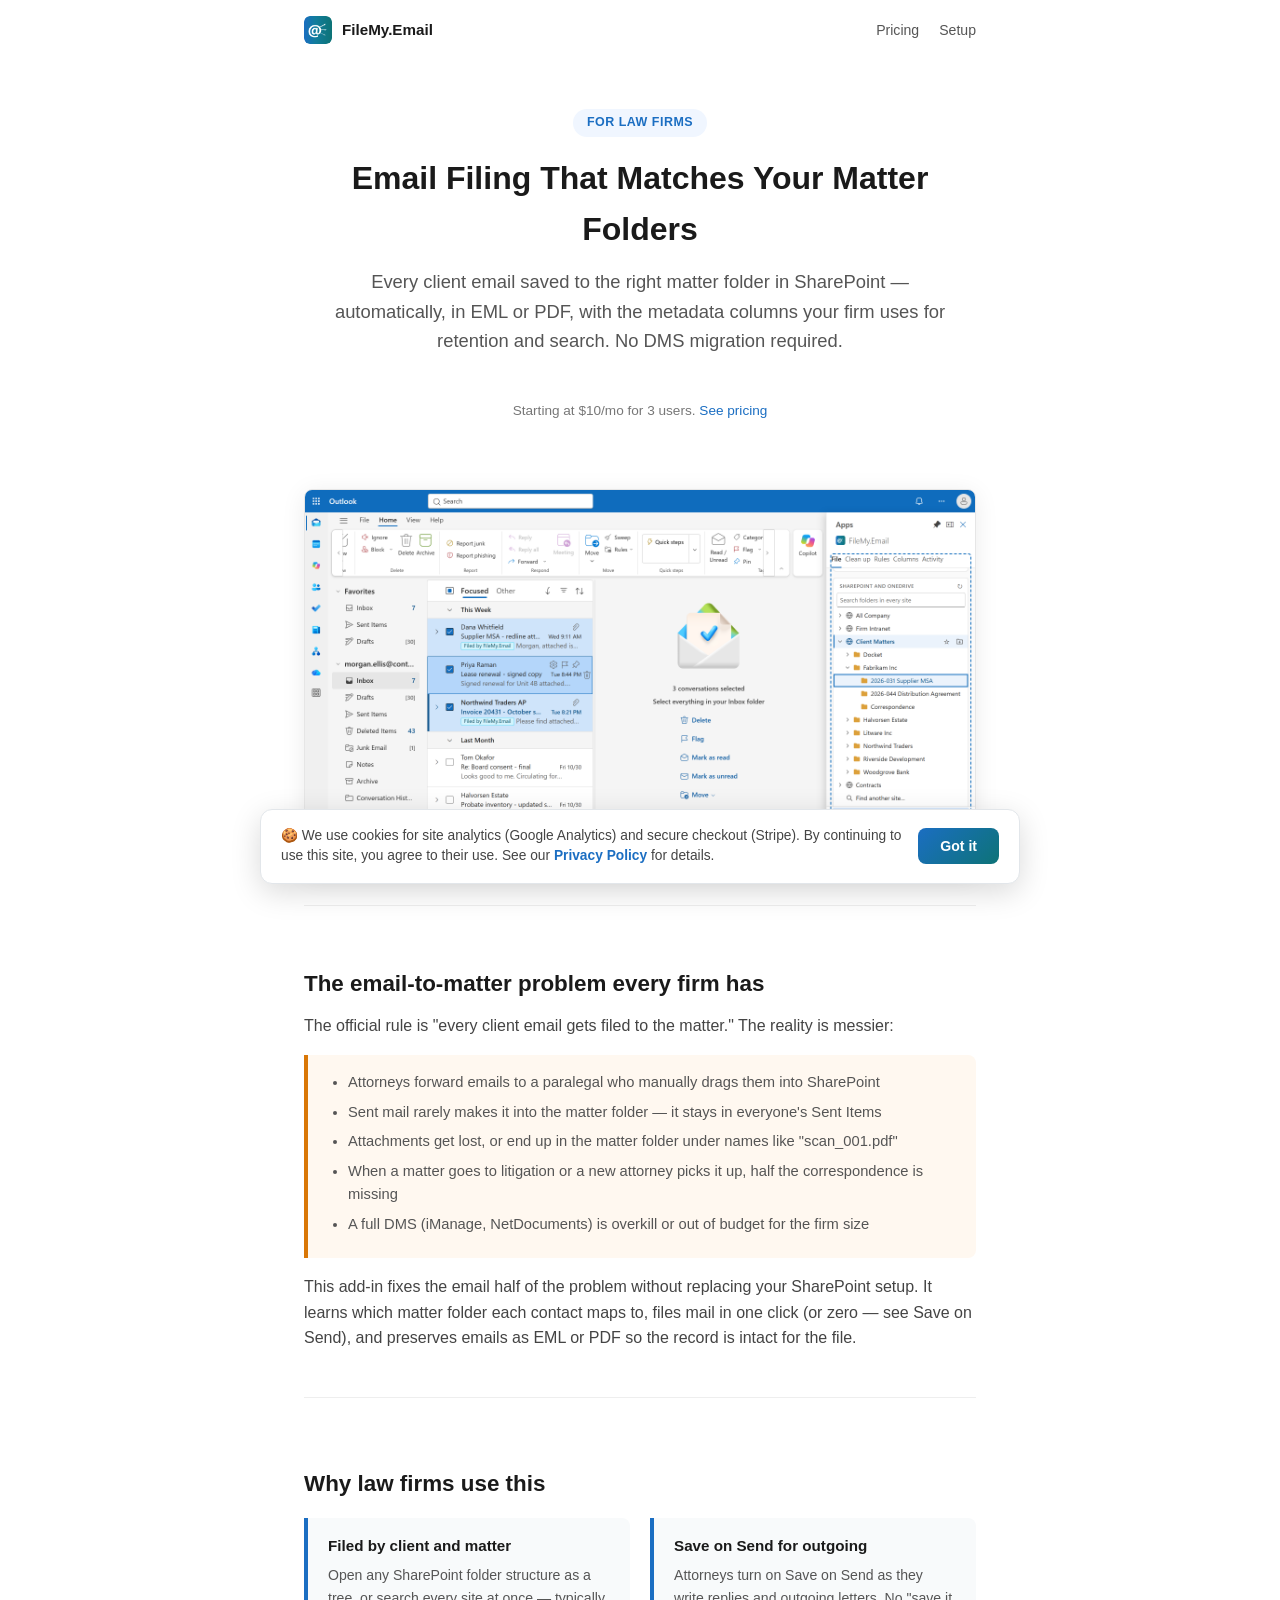
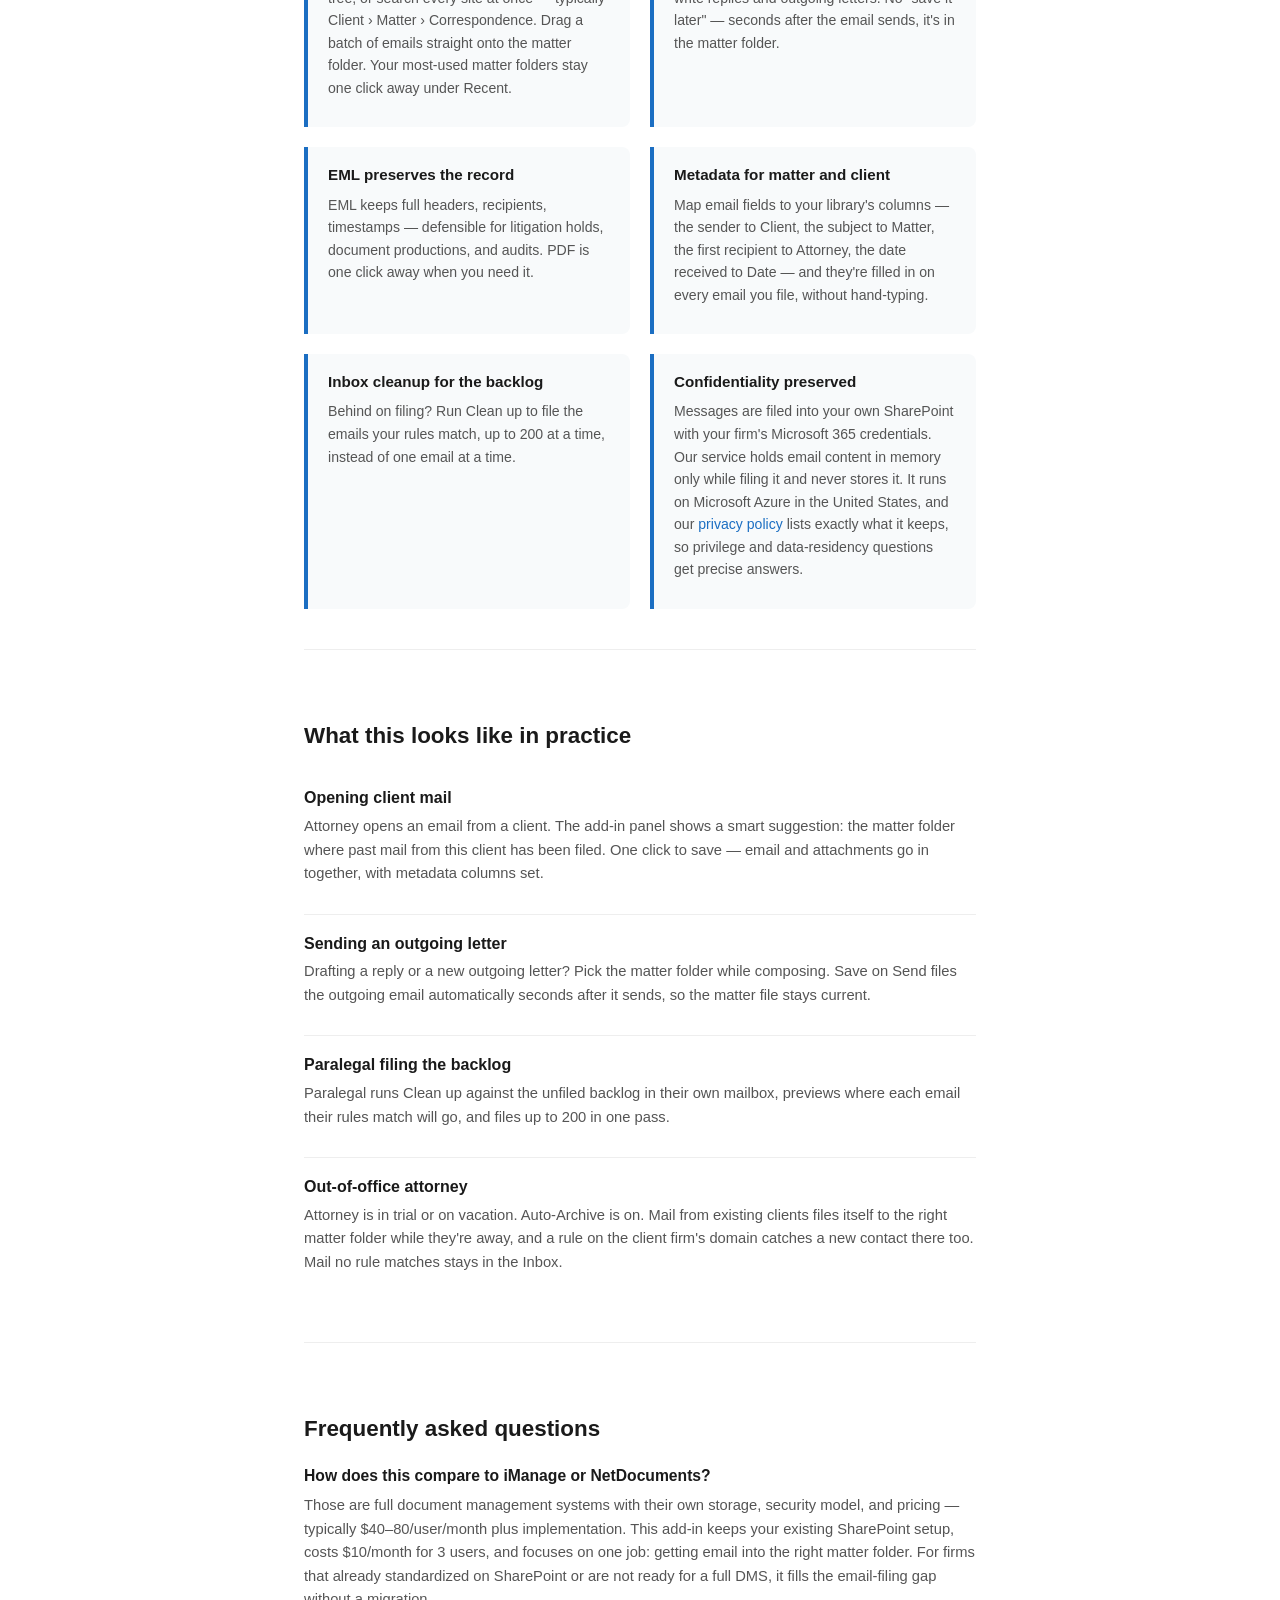
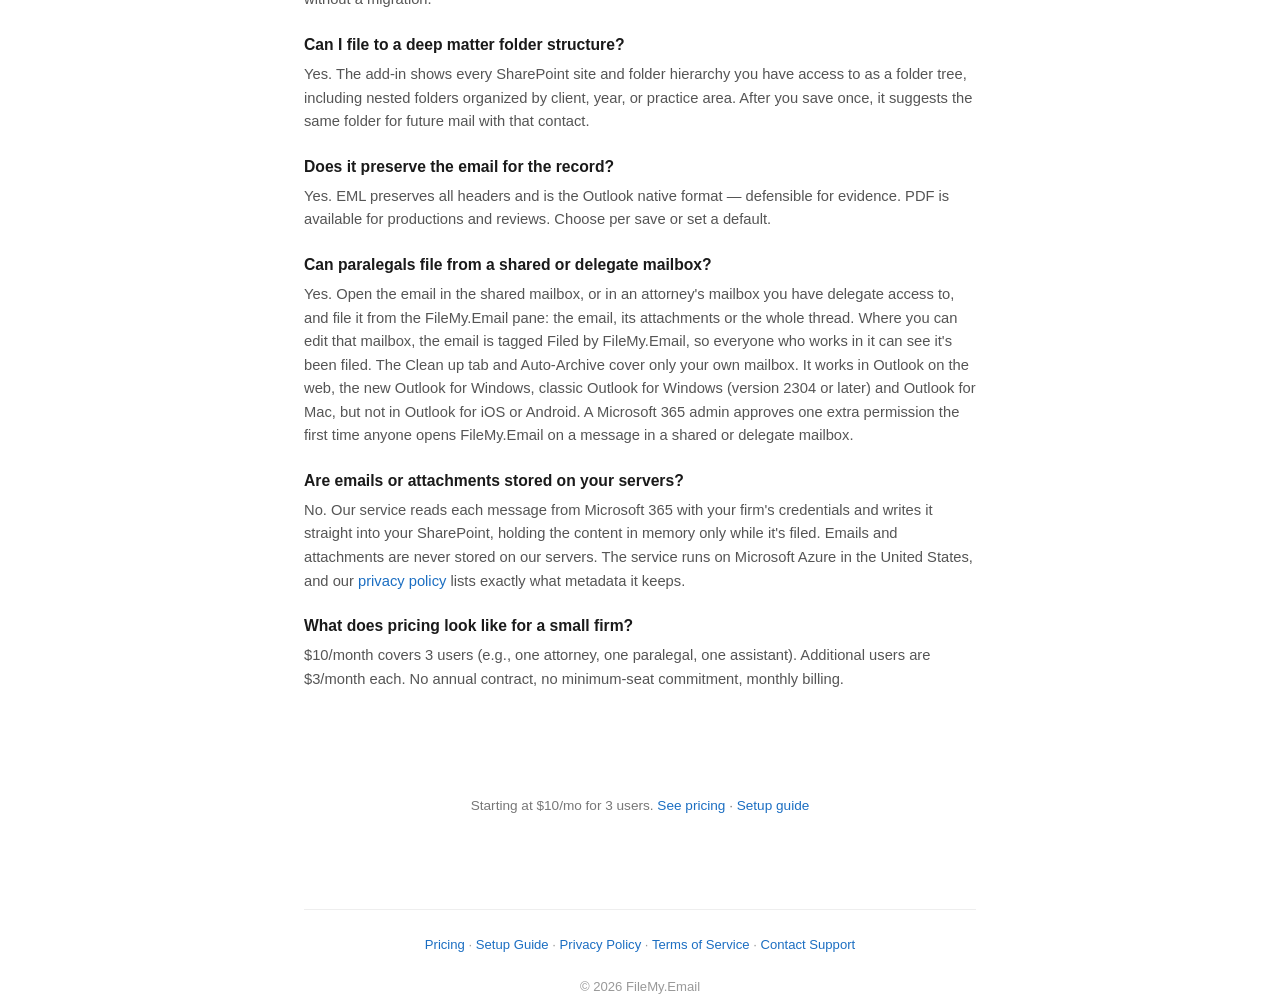
<file: industries/legal.html>
<!DOCTYPE html>
<html lang="en">
<head>
    <!-- Google Tag Manager -->
    <script>(function(w,d,s,l,i){w[l]=w[l]||[];w[l].push({'gtm.start':
    new Date().getTime(),event:'gtm.js'});var f=d.getElementsByTagName(s)[0],
    j=d.createElement(s),dl=l!='dataLayer'?'&l='+l:'';j.async=true;j.src=
    'https://www.googletagmanager.com/gtm.js?id='+i+dl;f.parentNode.insertBefore(j,f);
    })(window,document,'script','dataLayer','GTM-WMH8P2QB');</script>
    <!-- End Google Tag Manager -->
    <script async src="https://www.googletagmanager.com/gtag/js?id=G-8QC98XTWTR"></script>
    <script>
      window.dataLayer = window.dataLayer || [];
      function gtag(){dataLayer.push(arguments);}
      gtag('js', new Date());
      gtag('config', 'G-8QC98XTWTR');
    </script>
    <meta charset="UTF-8">
    <meta name="viewport" content="width=device-width, initial-scale=1.0">
    <title>Email Filing for Law Firms — Save Outlook Email to Matter Folders</title>
    <meta name="description" content="An Outlook add-in built for the way law firms file email. Save messages and attachments straight to matter folders in SharePoint, automate it on send, and stop losing client correspondence in the inbox.">
    <link rel="canonical" href="https://filemy.email/industries/legal">
    <link rel="icon" type="image/png" href="/assets/favicon.png">
    <meta property="og:type" content="website">
    <meta property="og:url" content="https://filemy.email/industries/legal">
    <meta property="og:title" content="Email Filing for Law Firms — Save Outlook Email to Matter Folders">
    <meta property="og:description" content="An Outlook add-in built for the way law firms file email. Save to SharePoint matter folders in one click.">
    <meta property="og:image" content="https://filemy.email/assets/logo.svg">
    <meta name="twitter:card" content="summary">
    <meta name="twitter:title" content="Email Filing for Law Firms">
    <meta name="twitter:description" content="An Outlook add-in built for the way law firms file email.">
    <link rel="stylesheet" href="/assets/styles.css">
    <script type="application/ld+json">
    {
        "@context": "https://schema.org",
        "@type": "SoftwareApplication",
        "name": "FileMy.Email",
        "applicationCategory": "BusinessApplication",
        "operatingSystem": "Windows, Web",
        "url": "https://filemy.email/industries/legal",
        "description": "Email filing add-in for law firms — save Outlook email and attachments to SharePoint matter folders with smart suggestions, Save on Send, and metadata mapping.",
        "offers": {
            "@type": "Offer",
            "price": "10.00",
            "priceCurrency": "USD",
            "priceValidUntil": "2027-12-31",
            "availability": "https://schema.org/InStock"
        }
    }
    </script>
    <script type="application/ld+json">
    {
        "@context": "https://schema.org",
        "@type": "FAQPage",
        "mainEntity": [
            {
                "@type": "Question",
                "name": "How does this compare to iManage or NetDocuments?",
                "acceptedAnswer": {
                    "@type": "Answer",
                    "text": "iManage and NetDocuments are full document management systems with their own storage, security model, and pricing — typically $40–80/user/month with implementation costs. This add-in keeps your existing SharePoint and Microsoft 365 setup, costs $10/month for 3 users, and focuses on one job: getting email and attachments into the right matter folder. For firms that already standardized on SharePoint or are not ready for a full DMS, it fills the email-filing gap without a migration."
                }
            },
            {
                "@type": "Question",
                "name": "Can I file to a matter folder structure?",
                "acceptedAnswer": {
                    "@type": "Answer",
                    "text": "Yes. The add-in shows every SharePoint site and folder hierarchy you have access to as a folder tree, including nested matter folders organized by client, year, or practice area. Once you save an email to a matter folder once, the add-in suggests it the next time you receive or send mail involving the same contact."
                }
            },
            {
                "@type": "Question",
                "name": "Does it preserve the original email for the record?",
                "acceptedAnswer": {
                    "@type": "Answer",
                    "text": "Yes. Save as EML preserves the full email including all headers, the Outlook standard for evidentiary record. PDF is also available for litigation holds, document productions, and easier review. You can save in either format per email or set a default."
                }
            },
            {
                "@type": "Question",
                "name": "Can paralegals file from a shared or delegate mailbox?",
                "acceptedAnswer": {
                    "@type": "Answer",
                    "text": "Yes. Open the email in the shared mailbox, or in an attorney's mailbox you have delegate access to, and file it from the FileMy.Email pane: the email, its attachments or the whole thread. Where you can edit that mailbox, the email is tagged Filed by FileMy.Email, so everyone who works in it can see it's been filed. The Clean up tab and Auto-Archive cover only your own mailbox. It works in Outlook on the web, the new Outlook for Windows, classic Outlook for Windows (version 2304 or later) and Outlook for Mac, but not in Outlook for iOS or Android. A Microsoft 365 admin approves one extra permission the first time anyone opens FileMy.Email on a message in a shared or delegate mailbox."
                }
            },
            {
                "@type": "Question",
                "name": "Are emails or attachments stored on your servers?",
                "acceptedAnswer": {
                    "@type": "Answer",
                    "text": "No. Our service reads each message from Microsoft 365 with your firm's credentials and writes it straight into your SharePoint, holding the content in memory only while it's filed. Emails and attachments are never stored on our servers. The service runs on Microsoft Azure in the United States, and our privacy policy lists exactly what metadata it keeps."
                }
            }
        ]
    }
    </script>
    <script type="application/ld+json">
    {
        "@context": "https://schema.org",
        "@type": "BreadcrumbList",
        "itemListElement": [
            {"@type": "ListItem", "position": 1, "name": "Home", "item": "https://filemy.email/"},
            {"@type": "ListItem", "position": 2, "name": "For Law Firms", "item": "https://filemy.email/industries/legal"}
        ]
    }
    </script>
    <style>
        body { line-height: 1.6; }
        .container { padding: 0 24px; }
        header { padding: 48px 0 0; text-align: center; }
        .vertical-tag { display: inline-block; background: #f0f6ff; color: #1b6ec2; padding: 4px 14px; border-radius: 20px; font-size: 0.78rem; font-weight: 600; letter-spacing: 0.04em; text-transform: uppercase; margin-bottom: 16px; }
        h1 { font-size: 2rem; font-weight: 700; color: #1a1a1a; margin-bottom: 12px; }
        .tagline { font-size: 1.15rem; color: #555; max-width: 620px; margin: 0 auto; }
        .cta { text-align: center; padding: 32px 0; }
        .cta-subtext { font-size: 0.85rem; color: #777; margin-top: 12px; }

        .screenshot-slot { max-width: 720px; margin: 24px auto; text-align: center; }
        .screenshot-slot img { max-width: 100%; height: auto; border: 1px solid #e6e6e6; border-radius: 8px; box-shadow: 0 4px 24px rgba(0,0,0,0.08); }

        .pain-section { padding: 32px 0; border-top: 1px solid #eee; }
        .pain-section h2 { font-size: 1.4rem; color: #1a1a1a; margin-bottom: 12px; border: 0; }
        .pain-section p { font-size: 1rem; color: #444; margin-bottom: 14px; }
        .pain-list { background: #fff8f0; border-left: 4px solid #d97706; padding: 16px 20px; border-radius: 0 8px 8px 0; margin: 16px 0; }
        .pain-list ul { margin: 0; padding-left: 20px; }
        .pain-list li { font-size: 0.92rem; color: #555; margin-bottom: 6px; }

        .why-section { padding: 40px 0; border-top: 1px solid #eee; }
        .why-section h2 { font-size: 1.4rem; color: #1a1a1a; margin-bottom: 16px; border: 0; }
        .why-grid { display: grid; grid-template-columns: 1fr 1fr; gap: 20px; margin-top: 16px; }
        .why-item { background: #f8fafb; border-left: 4px solid #1b6ec2; padding: 16px 20px; border-radius: 0 8px 8px 0; }
        .why-item h3 { font-size: 0.95rem; font-weight: 600; color: #1a1a1a; margin-bottom: 6px; }
        .why-item p { font-size: 0.88rem; color: #555; }

        .workflow-section { padding: 40px 0; border-top: 1px solid #eee; }
        .workflow-section h2 { font-size: 1.4rem; color: #1a1a1a; margin-bottom: 16px; border: 0; }
        .workflow-step { padding: 16px 0; border-bottom: 1px solid #eee; }
        .workflow-step:last-child { border-bottom: 0; }
        .workflow-step h3 { font-size: 1rem; font-weight: 600; color: #1a1a1a; margin-bottom: 4px; }
        .workflow-step p { font-size: 0.92rem; color: #555; }

        .faq-section { padding: 40px 0; border-top: 1px solid #eee; }
        .faq-section h2 { font-size: 1.4rem; color: #1a1a1a; margin-bottom: 16px; border: 0; }
        .faq-item { margin-bottom: 20px; }
        .faq-item h3 { font-size: 0.98rem; font-weight: 600; color: #1a1a1a; margin-bottom: 6px; }
        .faq-item p { font-size: 0.92rem; color: #555; }

        @media (max-width: 600px) {
            .why-grid { grid-template-columns: 1fr; }
            h1 { font-size: 1.6rem; }
            .tagline { font-size: 1rem; }
        }
    </style>
</head>
<body>
    <noscript><iframe src="https://www.googletagmanager.com/ns.html?id=GTM-WMH8P2QB" height="0" width="0" style="display:none;visibility:hidden"></iframe></noscript>
    <div class="top-nav">
        <a href="/" class="brand"><img src="/assets/favicon.png" alt="Logo"> FileMy.Email</a>
        <nav>
            <a href="/pricing">Pricing</a>
            <a href="/setup">Setup</a>
        </nav>
    </div>

    <div class="container">
        <header>
            <div class="vertical-tag">For Law Firms</div>
            <h1>Email Filing That Matches Your Matter Folders</h1>
            <p class="tagline">Every client email saved to the right matter folder in SharePoint — automatically, in EML or PDF, with the metadata columns your firm uses for retention and search. No DMS migration required.</p>
        </header>

        <div class="cta">
            <script async src="https://js.stripe.com/v3/buy-button.js"></script>
            <stripe-buy-button
                buy-button-id="buy_btn_1TJgSVRuSKZAORtNCc5XjvFF"
                publishable-key="pk_live_51TJeBURuSKZAORtNDq1LHzVpoXTW8vintdAn0pGvA5uo488Pqo7yJBjYeLDwfUP9SOKTmkicPPeudSqEQhWIHvnu00nvsv8X0u"
            ></stripe-buy-button>
            <p class="cta-subtext">Starting at $10/mo for 3 users. <a href="/pricing">See pricing</a></p>
        </div>

        <div class="screenshot-slot">
            <img src="/assets/screenshots/screenshot-drag-to-folder.png" width="2880" height="1640" alt="FileMy.Email add-in inside Outlook, with three emails dragged onto a matter folder in its SharePoint folder tree" loading="lazy" decoding="async" onerror="this.style.display='none'">
        </div>

        <section class="pain-section">
            <h2>The email-to-matter problem every firm has</h2>
            <p>The official rule is "every client email gets filed to the matter." The reality is messier:</p>
            <div class="pain-list">
                <ul>
                    <li>Attorneys forward emails to a paralegal who manually drags them into SharePoint</li>
                    <li>Sent mail rarely makes it into the matter folder — it stays in everyone's Sent Items</li>
                    <li>Attachments get lost, or end up in the matter folder under names like "scan_001.pdf"</li>
                    <li>When a matter goes to litigation or a new attorney picks it up, half the correspondence is missing</li>
                    <li>A full DMS (iManage, NetDocuments) is overkill or out of budget for the firm size</li>
                </ul>
            </div>
            <p>This add-in fixes the email half of the problem without replacing your SharePoint setup. It learns which matter folder each contact maps to, files mail in one click (or zero — see Save on Send), and preserves emails as EML or PDF so the record is intact for the file.</p>
        </section>

        <section class="why-section">
            <h2>Why law firms use this</h2>
            <div class="why-grid">
                <div class="why-item">
                    <h3>Filed by client and matter</h3>
                    <p>Open any SharePoint folder structure as a tree, or search every site at once — typically Client &rsaquo; Matter &rsaquo; Correspondence. Drag a batch of emails straight onto the matter folder. Your most-used matter folders stay one click away under Recent.</p>
                </div>
                <div class="why-item">
                    <h3>Save on Send for outgoing</h3>
                    <p>Attorneys turn on Save on Send as they write replies and outgoing letters. No "save it later" — seconds after the email sends, it's in the matter folder.</p>
                </div>
                <div class="why-item">
                    <h3>EML preserves the record</h3>
                    <p>EML keeps full headers, recipients, timestamps — defensible for litigation holds, document productions, and audits. PDF is one click away when you need it.</p>
                </div>
                <div class="why-item">
                    <h3>Metadata for matter and client</h3>
                    <p>Map email fields to your library's columns — the sender to Client, the subject to Matter, the first recipient to Attorney, the date received to Date — and they're filled in on every email you file, without hand-typing.</p>
                </div>
                <div class="why-item">
                    <h3>Inbox cleanup for the backlog</h3>
                    <p>Behind on filing? Run Clean up to file the emails your rules match, up to 200 at a time, instead of one email at a time.</p>
                </div>
                <div class="why-item">
                    <h3>Confidentiality preserved</h3>
                    <p>Messages are filed into your own SharePoint with your firm's Microsoft 365 credentials. Our service holds email content in memory only while filing it and never stores it. It runs on Microsoft Azure in the United States, and our <a href="/privacy">privacy policy</a> lists exactly what it keeps, so privilege and data-residency questions get precise answers.</p>
                </div>
            </div>
        </section>

        <section class="workflow-section">
            <h2>What this looks like in practice</h2>
            <div class="workflow-step">
                <h3>Opening client mail</h3>
                <p>Attorney opens an email from a client. The add-in panel shows a smart suggestion: the matter folder where past mail from this client has been filed. One click to save — email and attachments go in together, with metadata columns set.</p>
            </div>
            <div class="workflow-step">
                <h3>Sending an outgoing letter</h3>
                <p>Drafting a reply or a new outgoing letter? Pick the matter folder while composing. Save on Send files the outgoing email automatically seconds after it sends, so the matter file stays current.</p>
            </div>
            <div class="workflow-step">
                <h3>Paralegal filing the backlog</h3>
                <p>Paralegal runs Clean up against the unfiled backlog in their own mailbox, previews where each email their rules match will go, and files up to 200 in one pass.</p>
            </div>
            <div class="workflow-step">
                <h3>Out-of-office attorney</h3>
                <p>Attorney is in trial or on vacation. Auto-Archive is on. Mail from existing clients files itself to the right matter folder while they're away, and a rule on the client firm's domain catches a new contact there too. Mail no rule matches stays in the Inbox.</p>
            </div>
        </section>

        <section class="faq-section">
            <h2>Frequently asked questions</h2>
            <div class="faq-item">
                <h3>How does this compare to iManage or NetDocuments?</h3>
                <p>Those are full document management systems with their own storage, security model, and pricing — typically $40–80/user/month plus implementation. This add-in keeps your existing SharePoint setup, costs $10/month for 3 users, and focuses on one job: getting email into the right matter folder. For firms that already standardized on SharePoint or are not ready for a full DMS, it fills the email-filing gap without a migration.</p>
            </div>
            <div class="faq-item">
                <h3>Can I file to a deep matter folder structure?</h3>
                <p>Yes. The add-in shows every SharePoint site and folder hierarchy you have access to as a folder tree, including nested folders organized by client, year, or practice area. After you save once, it suggests the same folder for future mail with that contact.</p>
            </div>
            <div class="faq-item">
                <h3>Does it preserve the email for the record?</h3>
                <p>Yes. EML preserves all headers and is the Outlook native format — defensible for evidence. PDF is available for productions and reviews. Choose per save or set a default.</p>
            </div>
            <div class="faq-item">
                <h3>Can paralegals file from a shared or delegate mailbox?</h3>
                <p>Yes. Open the email in the shared mailbox, or in an attorney's mailbox you have delegate access to, and file it from the FileMy.Email pane: the email, its attachments or the whole thread. Where you can edit that mailbox, the email is tagged Filed by FileMy.Email, so everyone who works in it can see it's been filed. The Clean up tab and Auto-Archive cover only your own mailbox. It works in Outlook on the web, the new Outlook for Windows, classic Outlook for Windows (version 2304 or later) and Outlook for Mac, but not in Outlook for iOS or Android. A Microsoft 365 admin approves one extra permission the first time anyone opens FileMy.Email on a message in a shared or delegate mailbox.</p>
            </div>
            <div class="faq-item">
                <h3>Are emails or attachments stored on your servers?</h3>
                <p>No. Our service reads each message from Microsoft 365 with your firm's credentials and writes it straight into your SharePoint, holding the content in memory only while it's filed. Emails and attachments are never stored on our servers. The service runs on Microsoft Azure in the United States, and our <a href="/privacy">privacy policy</a> lists exactly what metadata it keeps.</p>
            </div>
            <div class="faq-item">
                <h3>What does pricing look like for a small firm?</h3>
                <p>$10/month covers 3 users (e.g., one attorney, one paralegal, one assistant). Additional users are $3/month each. No annual contract, no minimum-seat commitment, monthly billing.</p>
            </div>
        </section>

        <div class="cta">
            <stripe-buy-button
                buy-button-id="buy_btn_1TJgSVRuSKZAORtNCc5XjvFF"
                publishable-key="pk_live_51TJeBURuSKZAORtNDq1LHzVpoXTW8vintdAn0pGvA5uo488Pqo7yJBjYeLDwfUP9SOKTmkicPPeudSqEQhWIHvnu00nvsv8X0u"
            ></stripe-buy-button>
            <p class="cta-subtext">Starting at $10/mo for 3 users. <a href="/pricing">See pricing</a> &middot; <a href="/setup">Setup guide</a></p>
        </div>

        <footer>
            <a href="/pricing">Pricing</a> &middot; <a href="/setup">Setup Guide</a> &middot; <a href="/privacy">Privacy Policy</a> &middot; <a href="/terms">Terms of Service</a> &middot; <a href="#" onclick="revealEmail(event, this)">Contact Support</a><br><br>
            &copy; 2026 FileMy.Email
        </footer>
    </div>

    <script>
        function revealEmail(e, el) {
            e.preventDefault();
            var u = 'support', d = 'filemy.email';
            var addr = u + '@' + d;
            el.href = 'mail' + 'to:' + addr;
            el.textContent = addr;
            el.onclick = null;
            window.location.href = el.href;
        }
    </script>
    <script src="/assets/cookie-banner.js" defer></script>
</body>
</html>
</file>
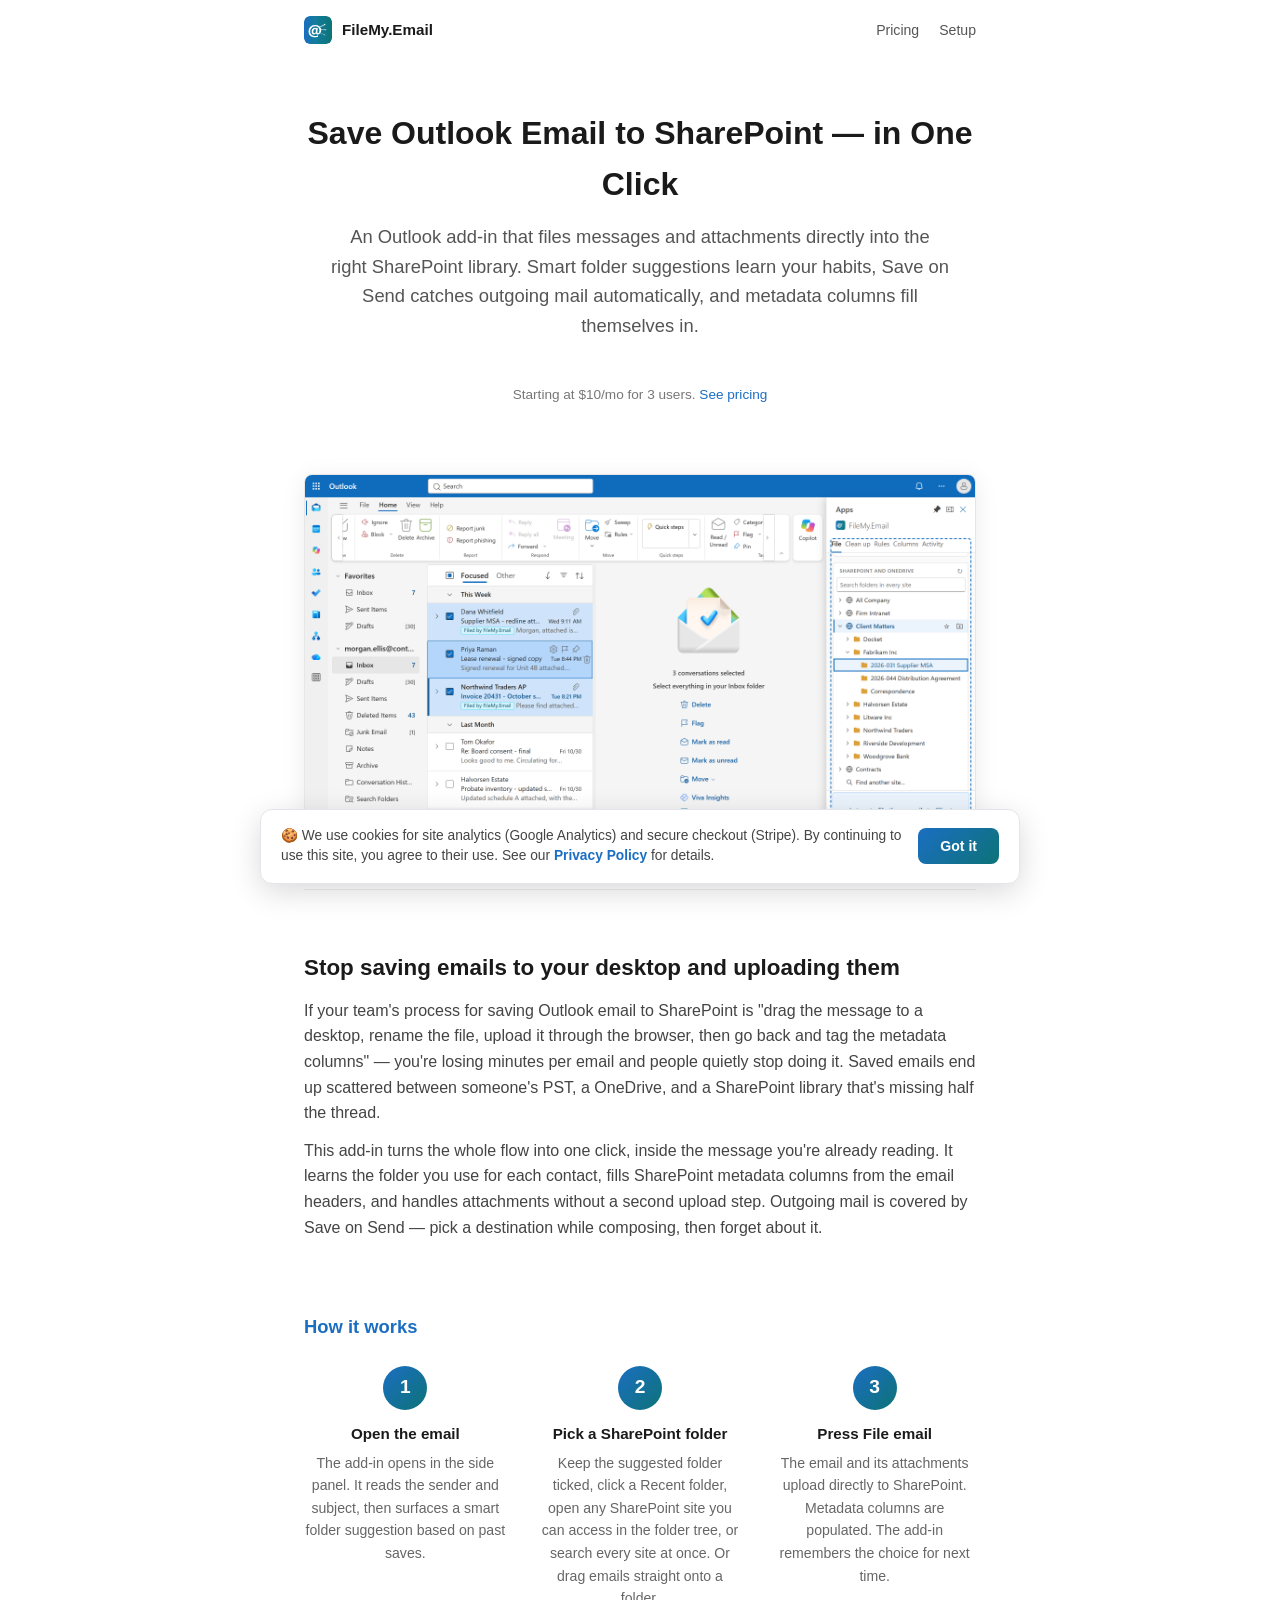
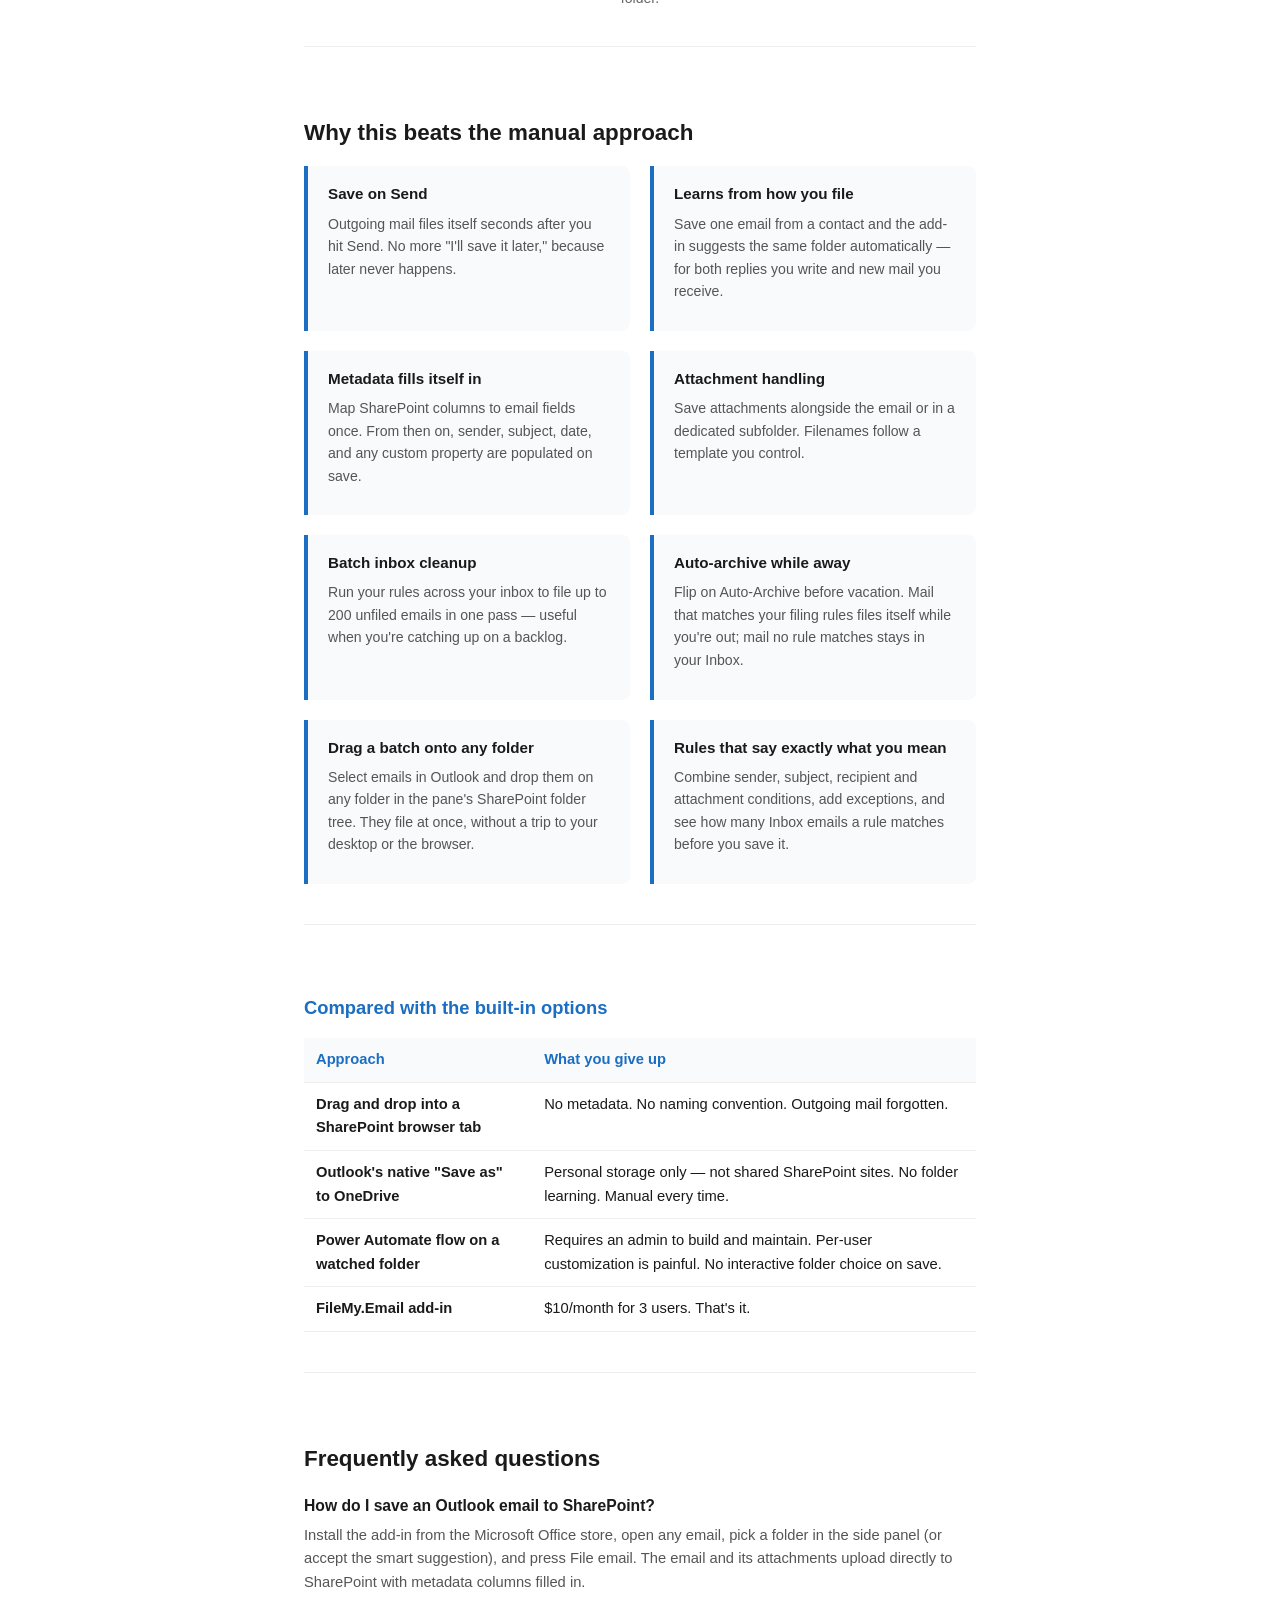
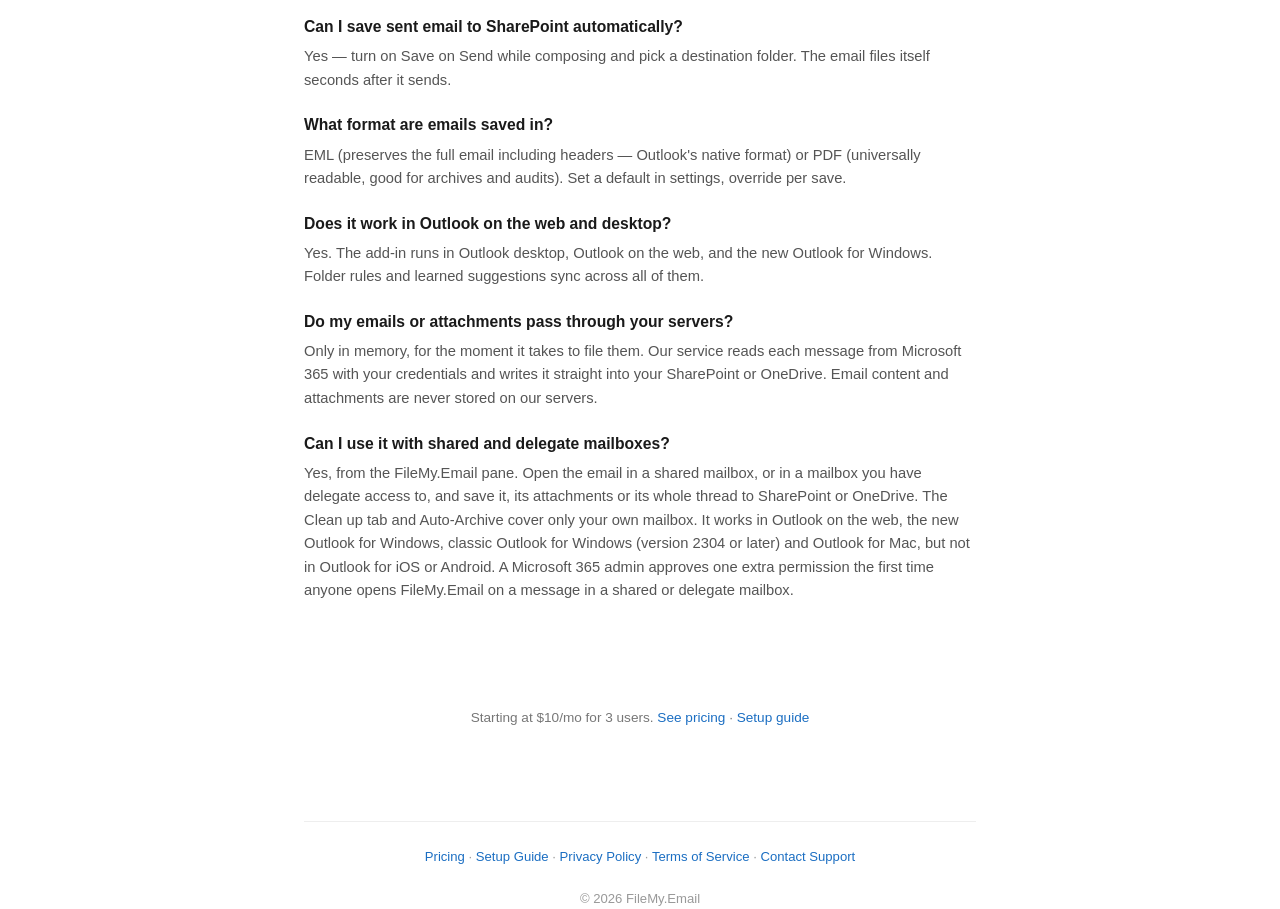
<file: use-cases/save-outlook-email-to-sharepoint.html>
<!DOCTYPE html>
<html lang="en">
<head>
    <!-- Google Tag Manager -->
    <script>(function(w,d,s,l,i){w[l]=w[l]||[];w[l].push({'gtm.start':
    new Date().getTime(),event:'gtm.js'});var f=d.getElementsByTagName(s)[0],
    j=d.createElement(s),dl=l!='dataLayer'?'&l='+l:'';j.async=true;j.src=
    'https://www.googletagmanager.com/gtm.js?id='+i+dl;f.parentNode.insertBefore(j,f);
    })(window,document,'script','dataLayer','GTM-WMH8P2QB');</script>
    <!-- End Google Tag Manager -->
    <!-- Google tag (gtag.js) -->
    <script async src="https://www.googletagmanager.com/gtag/js?id=G-8QC98XTWTR"></script>
    <script>
      window.dataLayer = window.dataLayer || [];
      function gtag(){dataLayer.push(arguments);}
      gtag('js', new Date());
      gtag('config', 'G-8QC98XTWTR');
    </script>
    <meta charset="UTF-8">
    <meta name="viewport" content="width=device-width, initial-scale=1.0">
    <title>Save Outlook Email to SharePoint — One-Click Filing Add-in</title>
    <meta name="description" content="Save any Outlook email to SharePoint in one click — or automatically when you send it. Smart folder suggestions, attachment handling, and metadata columns filled in for you.">
    <link rel="canonical" href="https://filemy.email/use-cases/save-outlook-email-to-sharepoint">
    <link rel="icon" type="image/png" href="/assets/favicon.png">
    <!-- Open Graph -->
    <meta property="og:type" content="website">
    <meta property="og:url" content="https://filemy.email/use-cases/save-outlook-email-to-sharepoint">
    <meta property="og:title" content="Save Outlook Email to SharePoint — One-Click Filing Add-in">
    <meta property="og:description" content="Save any Outlook email to SharePoint in one click — or automatically when you send it. Smart folder suggestions, attachment handling, and metadata columns filled in for you.">
    <meta property="og:image" content="https://filemy.email/assets/logo.svg">
    <!-- Twitter Card -->
    <meta name="twitter:card" content="summary">
    <meta name="twitter:title" content="Save Outlook Email to SharePoint — One-Click Filing Add-in">
    <meta name="twitter:description" content="Save any Outlook email to SharePoint in one click — or automatically when you send it.">
    <link rel="stylesheet" href="/assets/styles.css">
    <!-- Structured Data -->
    <script type="application/ld+json">
    {
        "@context": "https://schema.org",
        "@type": "SoftwareApplication",
        "name": "FileMy.Email",
        "applicationCategory": "BusinessApplication",
        "operatingSystem": "Windows, Web",
        "url": "https://filemy.email/use-cases/save-outlook-email-to-sharepoint",
        "description": "Outlook add-in that saves emails to SharePoint with one click, with smart folder suggestions, automatic metadata, and Save on Send.",
        "offers": {
            "@type": "Offer",
            "price": "10.00",
            "priceCurrency": "USD",
            "priceValidUntil": "2027-12-31",
            "availability": "https://schema.org/InStock"
        }
    }
    </script>
    <script type="application/ld+json">
    {
        "@context": "https://schema.org",
        "@type": "FAQPage",
        "mainEntity": [
            {
                "@type": "Question",
                "name": "How do I save an Outlook email to SharePoint?",
                "acceptedAnswer": {
                    "@type": "Answer",
                    "text": "Install the FileMy.Email add-in from the Microsoft Office store, open any email, click the add-in icon, choose a SharePoint site and folder (or accept the smart suggestion), and press File email. The email and its attachments are uploaded directly to your SharePoint library with metadata columns filled in automatically."
                }
            },
            {
                "@type": "Question",
                "name": "Can I save sent email to SharePoint automatically?",
                "acceptedAnswer": {
                    "@type": "Answer",
                    "text": "Yes. Turn on Save on Send while composing and pick a destination folder. The email files itself seconds after it sends — no extra step required."
                }
            },
            {
                "@type": "Question",
                "name": "What format are emails saved in?",
                "acceptedAnswer": {
                    "@type": "Answer",
                    "text": "You can choose EML (preserves the full email including headers and is the Outlook standard) or PDF (universally readable, ideal for archives and audits). The choice is per-save, with a default in settings."
                }
            },
            {
                "@type": "Question",
                "name": "Does it work in Outlook on the web and desktop?",
                "acceptedAnswer": {
                    "@type": "Answer",
                    "text": "Yes. The add-in runs in Outlook desktop (Windows and Mac), Outlook on the web, and the new Outlook for Windows. Your folder rules and learned suggestions sync across all of them."
                }
            },
            {
                "@type": "Question",
                "name": "Do my emails or attachments pass through your servers?",
                "acceptedAnswer": {
                    "@type": "Answer",
                    "text": "Only in memory, for the moment it takes to file them. Our service reads each message from Microsoft 365 with your credentials and writes it straight into your SharePoint or OneDrive. Email content and attachments are never stored on our servers."
                }
            },
            {
                "@type": "Question",
                "name": "Can I use it with shared and delegate mailboxes?",
                "acceptedAnswer": {
                    "@type": "Answer",
                    "text": "Yes, from the FileMy.Email pane. Open the email in a shared mailbox, or in a mailbox you have delegate access to, and save it, its attachments or its whole thread to SharePoint or OneDrive. The Clean up tab and Auto-Archive cover only your own mailbox. It works in Outlook on the web, the new Outlook for Windows, classic Outlook for Windows (version 2304 or later) and Outlook for Mac, but not in Outlook for iOS or Android. A Microsoft 365 admin approves one extra permission the first time anyone opens FileMy.Email on a message in a shared or delegate mailbox."
                }
            }
        ]
    }
    </script>
    <script type="application/ld+json">
    {
        "@context": "https://schema.org",
        "@type": "BreadcrumbList",
        "itemListElement": [
            {"@type": "ListItem", "position": 1, "name": "Home", "item": "https://filemy.email/"},
            {"@type": "ListItem", "position": 2, "name": "Save Outlook Email to SharePoint", "item": "https://filemy.email/use-cases/save-outlook-email-to-sharepoint"}
        ]
    }
    </script>
    <style>
        body { line-height: 1.6; }
        .container { padding: 0 24px; }
        header { padding: 48px 0 0; text-align: center; }
        h1 { font-size: 2rem; font-weight: 700; color: #1a1a1a; margin-bottom: 12px; }
        .tagline { font-size: 1.15rem; color: #555; max-width: 620px; margin: 0 auto; }
        .cta { text-align: center; padding: 32px 0; }
        .cta-button { display: inline-block; background: linear-gradient(135deg, #1b6ec2, #0d7377); color: #fff; text-decoration: none; font-size: 1.05rem; font-weight: 600; padding: 14px 32px; border-radius: 8px; }
        .cta-subtext { font-size: 0.85rem; color: #777; margin-top: 12px; }

        .screenshot-slot { max-width: 720px; margin: 24px auto; text-align: center; }
        .screenshot-slot img { max-width: 100%; height: auto; border: 1px solid #e6e6e6; border-radius: 8px; box-shadow: 0 4px 24px rgba(0,0,0,0.08); }
        .screenshot-caption { font-size: 0.85rem; color: #888; margin-top: 8px; }

        .lede { padding: 32px 0; border-top: 1px solid #eee; }
        .lede h2 { font-size: 1.4rem; color: #1a1a1a; margin-bottom: 12px; border: 0; }
        .lede p { font-size: 1rem; color: #444; margin-bottom: 12px; }

        .steps { display: grid; grid-template-columns: 1fr 1fr 1fr; gap: 32px; margin: 24px 0; }
        .step { text-align: center; }
        .step-number { display: inline-flex; align-items: center; justify-content: center; width: 44px; height: 44px; border-radius: 50%; background: linear-gradient(135deg, #1b6ec2, #0d7377); color: #fff; font-size: 1.2rem; font-weight: 700; margin-bottom: 12px; }
        .step h3 { font-size: 0.95rem; font-weight: 600; margin-bottom: 6px; color: #1a1a1a; }
        .step p { font-size: 0.88rem; color: #666; }

        .why-section { padding: 40px 0; border-top: 1px solid #eee; }
        .why-section h2 { font-size: 1.4rem; color: #1a1a1a; margin-bottom: 16px; border: 0; }
        .why-grid { display: grid; grid-template-columns: 1fr 1fr; gap: 20px; margin-top: 16px; }
        .why-item { background: #f8fafb; border-left: 4px solid #1b6ec2; padding: 16px 20px; border-radius: 0 8px 8px 0; }
        .why-item h3 { font-size: 0.95rem; font-weight: 600; color: #1a1a1a; margin-bottom: 6px; }
        .why-item p { font-size: 0.88rem; color: #555; }

        .compare-section { padding: 40px 0; border-top: 1px solid #eee; }
        .compare-table { width: 100%; border-collapse: collapse; margin-top: 16px; font-size: 0.92rem; }
        .compare-table th, .compare-table td { padding: 10px 12px; border-bottom: 1px solid #eee; text-align: left; vertical-align: top; }
        .compare-table th { background: #f8fafb; font-weight: 600; color: #1b6ec2; }
        .compare-table td:first-child { font-weight: 600; color: #1a1a1a; }

        .faq-section { padding: 40px 0; border-top: 1px solid #eee; }
        .faq-section h2 { font-size: 1.4rem; color: #1a1a1a; margin-bottom: 16px; border: 0; }
        .faq-item { margin-bottom: 20px; }
        .faq-item h3 { font-size: 0.98rem; font-weight: 600; color: #1a1a1a; margin-bottom: 6px; }
        .faq-item p { font-size: 0.92rem; color: #555; }

        @media (max-width: 600px) {
            .steps { grid-template-columns: 1fr; gap: 24px; }
            .why-grid { grid-template-columns: 1fr; }
            h1 { font-size: 1.6rem; }
            .tagline { font-size: 1rem; }
        }
    </style>
</head>
<body>
    <noscript><iframe src="https://www.googletagmanager.com/ns.html?id=GTM-WMH8P2QB" height="0" width="0" style="display:none;visibility:hidden"></iframe></noscript>
    <div class="top-nav">
        <a href="/" class="brand"><img src="/assets/favicon.png" alt="Logo"> FileMy.Email</a>
        <nav>
            <a href="/pricing">Pricing</a>
            <a href="/setup">Setup</a>
        </nav>
    </div>

    <div class="container">
        <header>
            <h1>Save Outlook Email to SharePoint — in One Click</h1>
            <p class="tagline">An Outlook add-in that files messages and attachments directly into the right SharePoint library. Smart folder suggestions learn your habits, Save on Send catches outgoing mail automatically, and metadata columns fill themselves in.</p>
        </header>

        <div class="cta">
            <script async src="https://js.stripe.com/v3/buy-button.js"></script>
            <stripe-buy-button
                buy-button-id="buy_btn_1TJgSVRuSKZAORtNCc5XjvFF"
                publishable-key="pk_live_51TJeBURuSKZAORtNDq1LHzVpoXTW8vintdAn0pGvA5uo488Pqo7yJBjYeLDwfUP9SOKTmkicPPeudSqEQhWIHvnu00nvsv8X0u"
            ></stripe-buy-button>
            <p class="cta-subtext">Starting at $10/mo for 3 users. <a href="/pricing">See pricing</a></p>
        </div>

        <div class="screenshot-slot">
            <img src="/assets/screenshots/screenshot-drag-to-folder.png" width="2880" height="1640" alt="FileMy.Email add-in panel inside Outlook, with three emails dragged onto a folder in its SharePoint folder tree" loading="lazy" decoding="async" onerror="this.style.display='none'">
        </div>

        <section class="lede">
            <h2>Stop saving emails to your desktop and uploading them</h2>
            <p>If your team's process for saving Outlook email to SharePoint is "drag the message to a desktop, rename the file, upload it through the browser, then go back and tag the metadata columns" — you're losing minutes per email and people quietly stop doing it. Saved emails end up scattered between someone's PST, a OneDrive, and a SharePoint library that's missing half the thread.</p>
            <p>This add-in turns the whole flow into one click, inside the message you're already reading. It learns the folder you use for each contact, fills SharePoint metadata columns from the email headers, and handles attachments without a second upload step. Outgoing mail is covered by Save on Send — pick a destination while composing, then forget about it.</p>
        </section>

        <section class="how-it-works">
            <h2 class="section-heading">How it works</h2>
            <div class="steps">
                <div class="step">
                    <div class="step-number">1</div>
                    <h3>Open the email</h3>
                    <p>The add-in opens in the side panel. It reads the sender and subject, then surfaces a smart folder suggestion based on past saves.</p>
                </div>
                <div class="step">
                    <div class="step-number">2</div>
                    <h3>Pick a SharePoint folder</h3>
                    <p>Keep the suggested folder ticked, click a Recent folder, open any SharePoint site you can access in the folder tree, or search every site at once. Or drag emails straight onto a folder.</p>
                </div>
                <div class="step">
                    <div class="step-number">3</div>
                    <h3>Press File email</h3>
                    <p>The email and its attachments upload directly to SharePoint. Metadata columns are populated. The add-in remembers the choice for next time.</p>
                </div>
            </div>
        </section>

        <section class="why-section">
            <h2>Why this beats the manual approach</h2>
            <div class="why-grid">
                <div class="why-item">
                    <h3>Save on Send</h3>
                    <p>Outgoing mail files itself seconds after you hit Send. No more "I'll save it later," because later never happens.</p>
                </div>
                <div class="why-item">
                    <h3>Learns from how you file</h3>
                    <p>Save one email from a contact and the add-in suggests the same folder automatically — for both replies you write and new mail you receive.</p>
                </div>
                <div class="why-item">
                    <h3>Metadata fills itself in</h3>
                    <p>Map SharePoint columns to email fields once. From then on, sender, subject, date, and any custom property are populated on save.</p>
                </div>
                <div class="why-item">
                    <h3>Attachment handling</h3>
                    <p>Save attachments alongside the email or in a dedicated subfolder. Filenames follow a template you control.</p>
                </div>
                <div class="why-item">
                    <h3>Batch inbox cleanup</h3>
                    <p>Run your rules across your inbox to file up to 200 unfiled emails in one pass — useful when you're catching up on a backlog.</p>
                </div>
                <div class="why-item">
                    <h3>Auto-archive while away</h3>
                    <p>Flip on Auto-Archive before vacation. Mail that matches your filing rules files itself while you're out; mail no rule matches stays in your Inbox.</p>
                </div>
                <div class="why-item">
                    <h3>Drag a batch onto any folder</h3>
                    <p>Select emails in Outlook and drop them on any folder in the pane's SharePoint folder tree. They file at once, without a trip to your desktop or the browser.</p>
                </div>
                <div class="why-item">
                    <h3>Rules that say exactly what you mean</h3>
                    <p>Combine sender, subject, recipient and attachment conditions, add exceptions, and see how many Inbox emails a rule matches before you save it.</p>
                </div>
            </div>
        </section>

        <section class="compare-section">
            <h2 class="section-heading">Compared with the built-in options</h2>
            <table class="compare-table">
                <thead>
                    <tr>
                        <th>Approach</th>
                        <th>What you give up</th>
                    </tr>
                </thead>
                <tbody>
                    <tr>
                        <td>Drag and drop into a SharePoint browser tab</td>
                        <td>No metadata. No naming convention. Outgoing mail forgotten.</td>
                    </tr>
                    <tr>
                        <td>Outlook's native "Save as" to OneDrive</td>
                        <td>Personal storage only — not shared SharePoint sites. No folder learning. Manual every time.</td>
                    </tr>
                    <tr>
                        <td>Power Automate flow on a watched folder</td>
                        <td>Requires an admin to build and maintain. Per-user customization is painful. No interactive folder choice on save.</td>
                    </tr>
                    <tr>
                        <td>FileMy.Email add-in</td>
                        <td>$10/month for 3 users. That's it.</td>
                    </tr>
                </tbody>
            </table>
        </section>

        <section class="faq-section">
            <h2>Frequently asked questions</h2>
            <div class="faq-item">
                <h3>How do I save an Outlook email to SharePoint?</h3>
                <p>Install the add-in from the Microsoft Office store, open any email, pick a folder in the side panel (or accept the smart suggestion), and press File email. The email and its attachments upload directly to SharePoint with metadata columns filled in.</p>
            </div>
            <div class="faq-item">
                <h3>Can I save sent email to SharePoint automatically?</h3>
                <p>Yes — turn on Save on Send while composing and pick a destination folder. The email files itself seconds after it sends.</p>
            </div>
            <div class="faq-item">
                <h3>What format are emails saved in?</h3>
                <p>EML (preserves the full email including headers — Outlook's native format) or PDF (universally readable, good for archives and audits). Set a default in settings, override per save.</p>
            </div>
            <div class="faq-item">
                <h3>Does it work in Outlook on the web and desktop?</h3>
                <p>Yes. The add-in runs in Outlook desktop, Outlook on the web, and the new Outlook for Windows. Folder rules and learned suggestions sync across all of them.</p>
            </div>
            <div class="faq-item">
                <h3>Do my emails or attachments pass through your servers?</h3>
                <p>Only in memory, for the moment it takes to file them. Our service reads each message from Microsoft 365 with your credentials and writes it straight into your SharePoint or OneDrive. Email content and attachments are never stored on our servers.</p>
            </div>
            <div class="faq-item">
                <h3>Can I use it with shared and delegate mailboxes?</h3>
                <p>Yes, from the FileMy.Email pane. Open the email in a shared mailbox, or in a mailbox you have delegate access to, and save it, its attachments or its whole thread to SharePoint or OneDrive. The Clean up tab and Auto-Archive cover only your own mailbox. It works in Outlook on the web, the new Outlook for Windows, classic Outlook for Windows (version 2304 or later) and Outlook for Mac, but not in Outlook for iOS or Android. A Microsoft 365 admin approves one extra permission the first time anyone opens FileMy.Email on a message in a shared or delegate mailbox.</p>
            </div>
        </section>

        <div class="cta">
            <stripe-buy-button
                buy-button-id="buy_btn_1TJgSVRuSKZAORtNCc5XjvFF"
                publishable-key="pk_live_51TJeBURuSKZAORtNDq1LHzVpoXTW8vintdAn0pGvA5uo488Pqo7yJBjYeLDwfUP9SOKTmkicPPeudSqEQhWIHvnu00nvsv8X0u"
            ></stripe-buy-button>
            <p class="cta-subtext">Starting at $10/mo for 3 users. <a href="/pricing">See pricing</a> &middot; <a href="/setup">Setup guide</a></p>
        </div>

        <footer>
            <a href="/pricing">Pricing</a> &middot; <a href="/setup">Setup Guide</a> &middot; <a href="/privacy">Privacy Policy</a> &middot; <a href="/terms">Terms of Service</a> &middot; <a href="#" onclick="revealEmail(event, this)">Contact Support</a><br><br>
            &copy; 2026 FileMy.Email
        </footer>
    </div>

    <script>
        function revealEmail(e, el) {
            e.preventDefault();
            var u = 'support', d = 'filemy.email';
            var addr = u + '@' + d;
            el.href = 'mail' + 'to:' + addr;
            el.textContent = addr;
            el.onclick = null;
            window.location.href = el.href;
        }
    </script>
    <script src="/assets/cookie-banner.js" defer></script>
</body>
</html>
</file>
<file: assets/styles.css>
/* Reset */
* { margin: 0; padding: 0; box-sizing: border-box; }

body {
    font-family: 'Segoe UI', -apple-system, BlinkMacSystemFont, Helvetica, Arial, sans-serif;
    color: #1a1a1a;
    background: #fff;
    line-height: 1.7;
}

.container { max-width: 720px; margin: 0 auto; padding: 48px 24px; }

/* Typography */
h1 { font-size: 1.8rem; margin-bottom: 8px; }
h2 { font-size: 1.15rem; margin: 28px 0 8px; color: #1b6ec2; }
p, li { margin-bottom: 12px; font-size: 0.95rem; }
ul, ol { padding-left: 24px; }

/* Links */
a { color: #1b6ec2; text-decoration: none; }
a:hover { text-decoration: underline; }

/* Shared classes */
.subtitle { color: #555; font-size: 1.05rem; margin-bottom: 32px; }
.updated { color: #999; font-size: 0.85rem; margin-bottom: 32px; }

/* Top nav */
.top-nav {
    display: flex;
    align-items: center;
    justify-content: space-between;
    max-width: 720px;
    margin: 0 auto;
    padding: 16px 24px;
}
.top-nav .brand {
    display: flex;
    align-items: center;
    gap: 10px;
    text-decoration: none;
    color: #1a1a1a;
    font-weight: 700;
    font-size: 0.95rem;
}
.top-nav .brand img {
    width: 28px;
    height: 28px;
    border-radius: 6px;
}
.top-nav nav { display: flex; gap: 20px; }
.top-nav nav a {
    color: #555;
    text-decoration: none;
    font-size: 0.88rem;
    font-weight: 500;
}
.top-nav nav a:hover { color: #1b6ec2; }

/* Footer */
footer { border-top: 1px solid #eee; margin-top: 48px; padding-top: 24px; text-align: center; font-size: 0.82rem; color: #999; }
footer a { color: #1b6ec2; text-decoration: none; }
footer a:hover { text-decoration: underline; }
</file>
